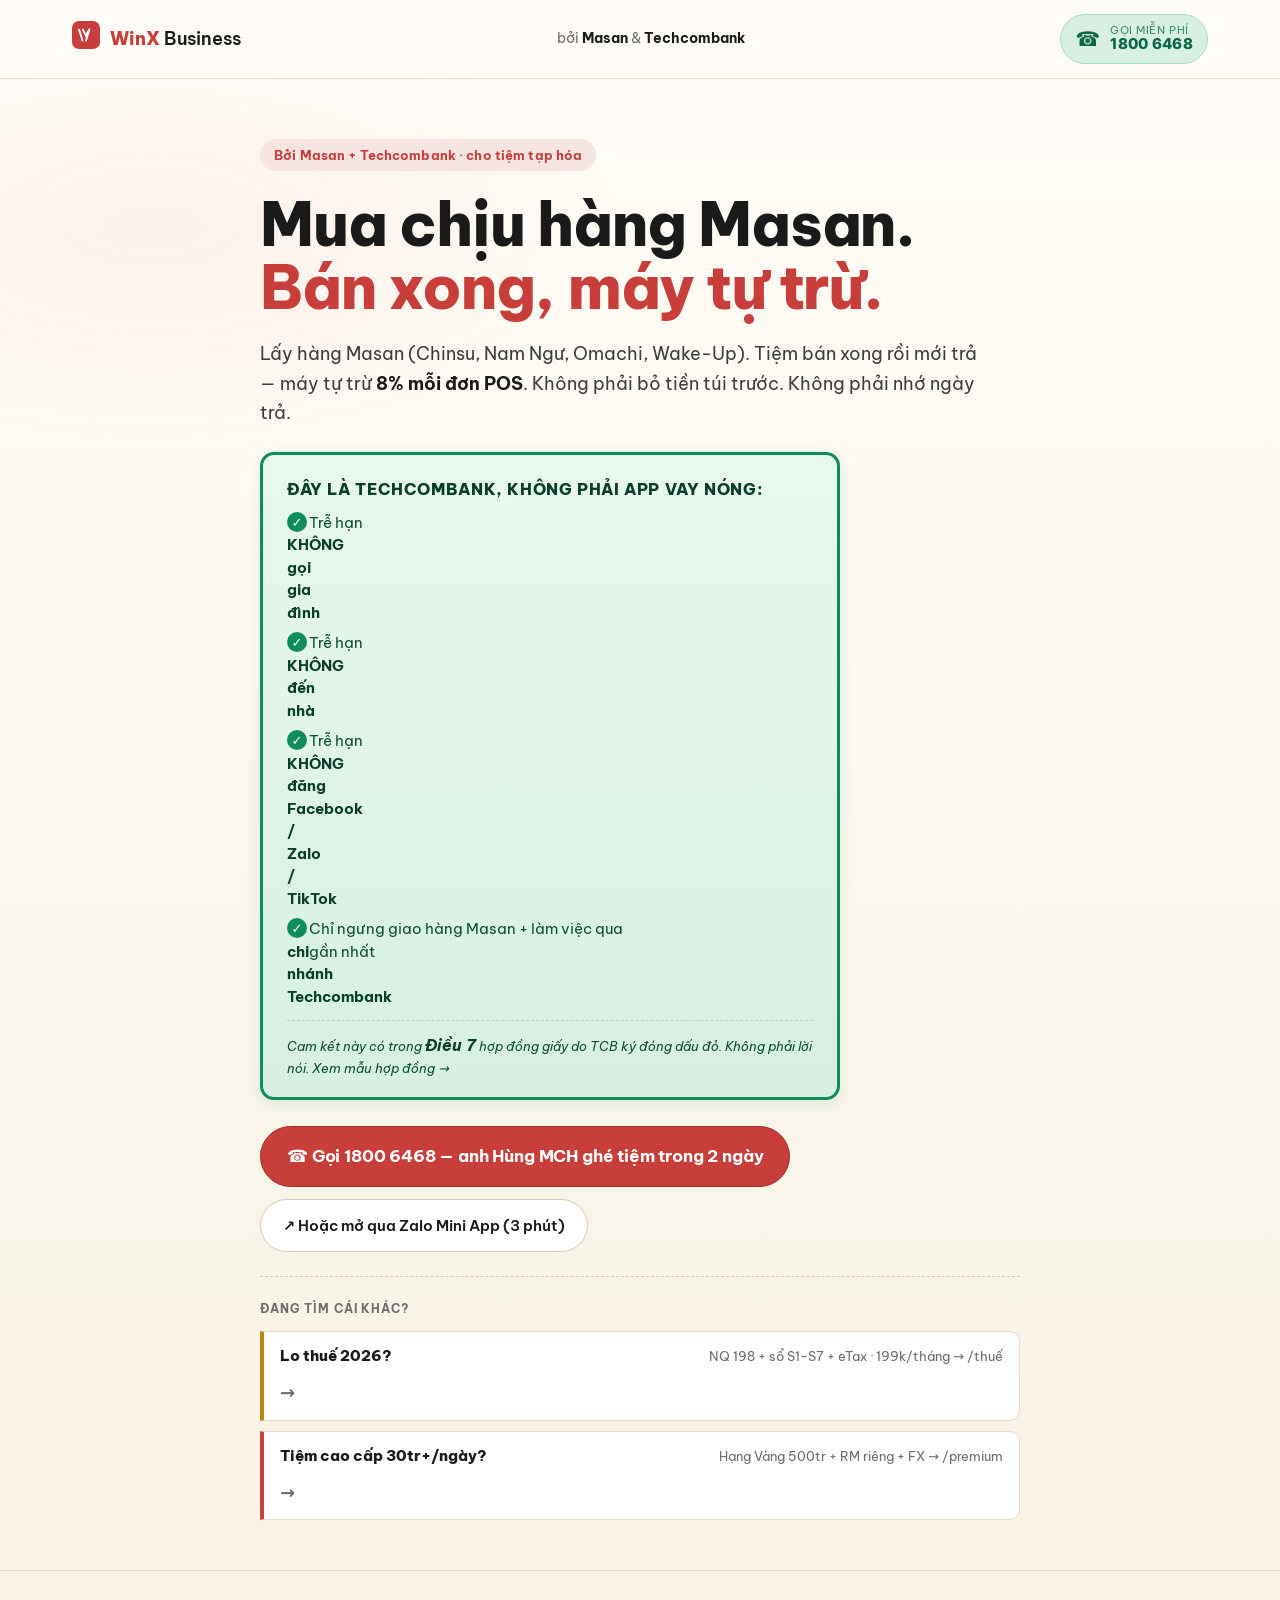
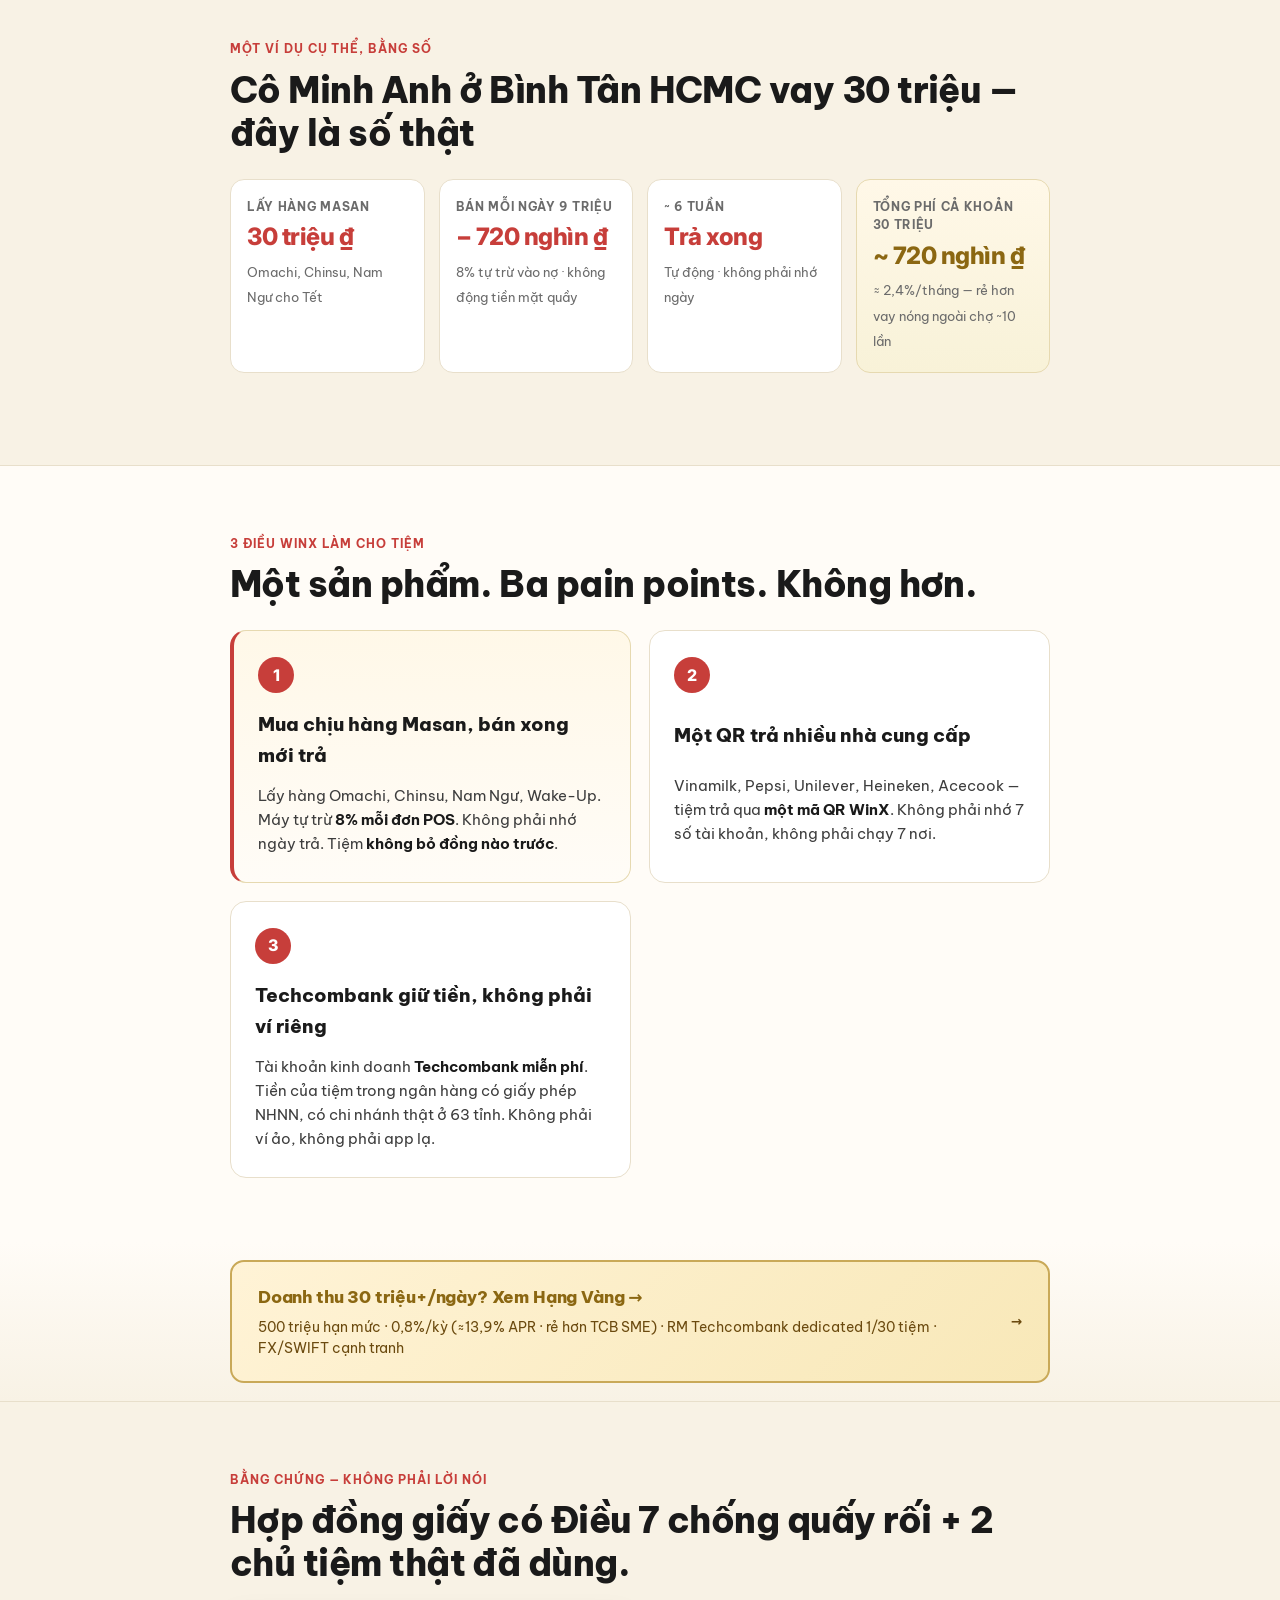
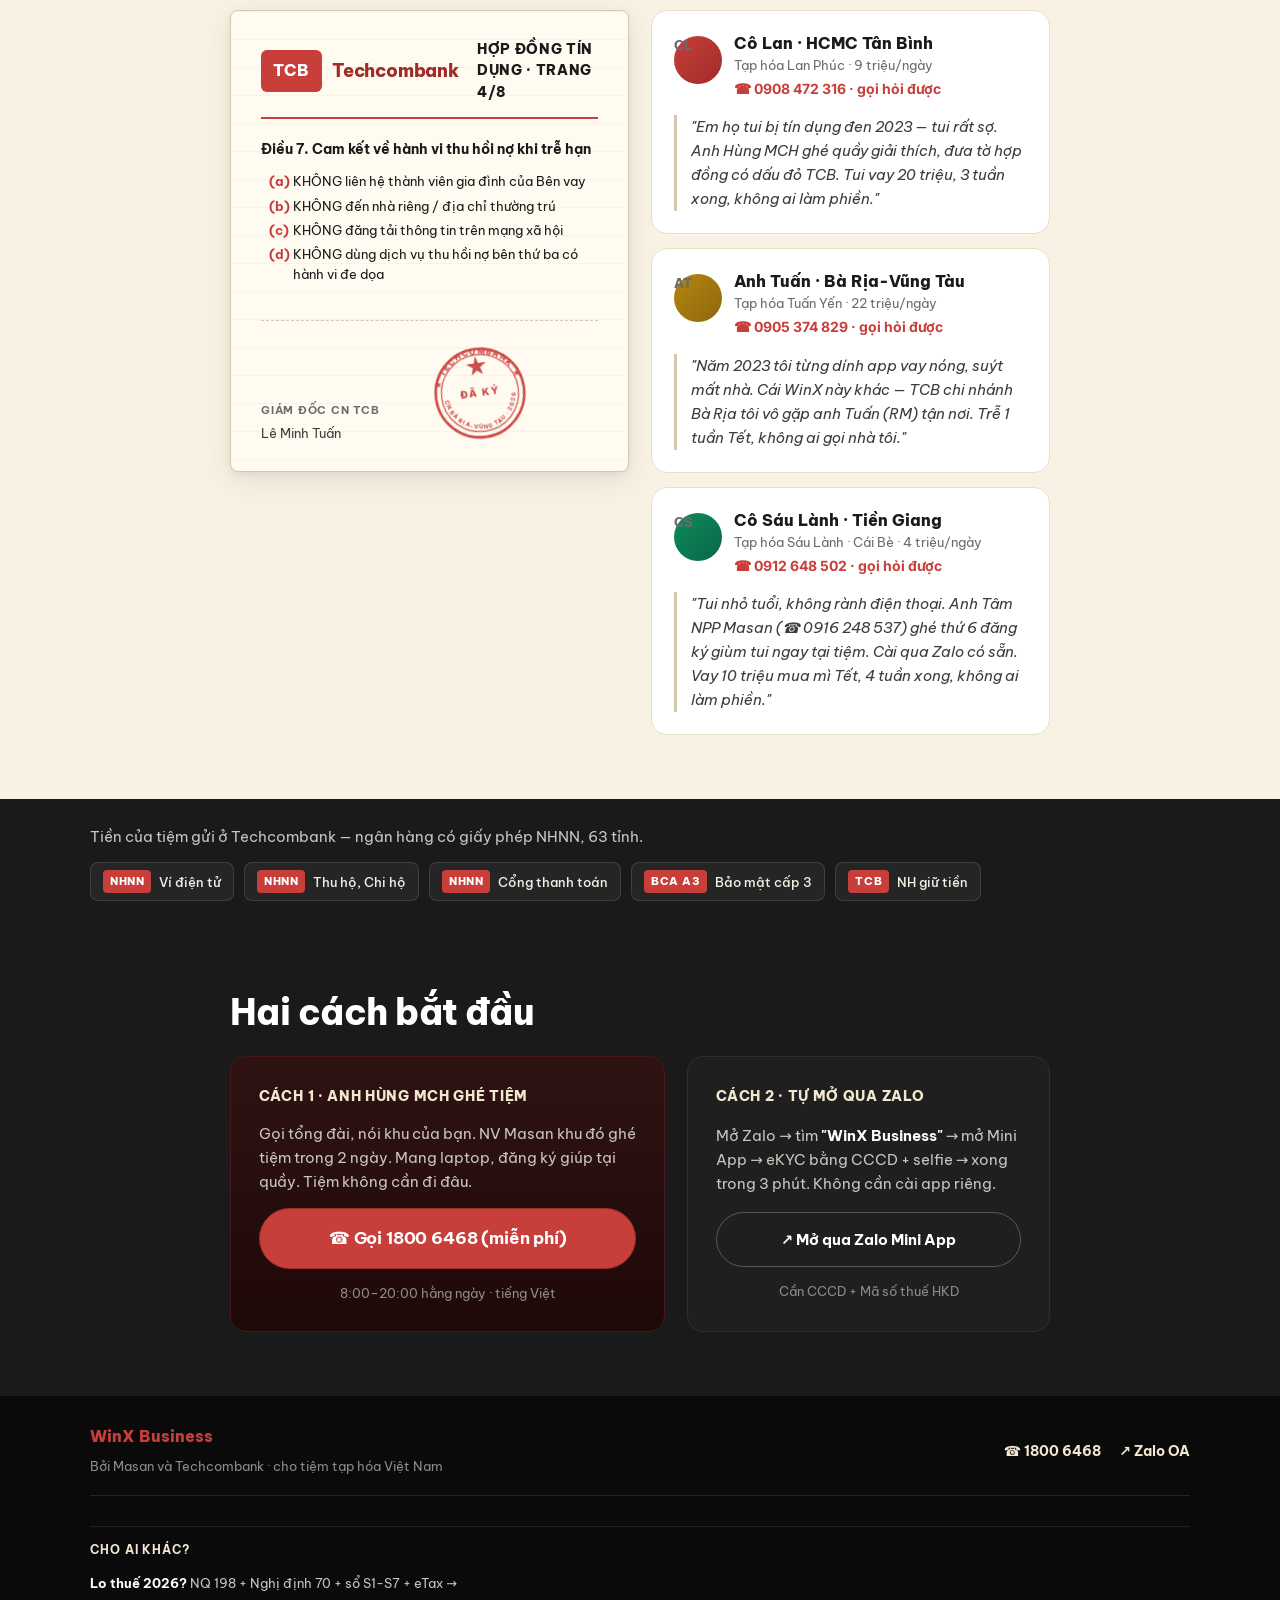
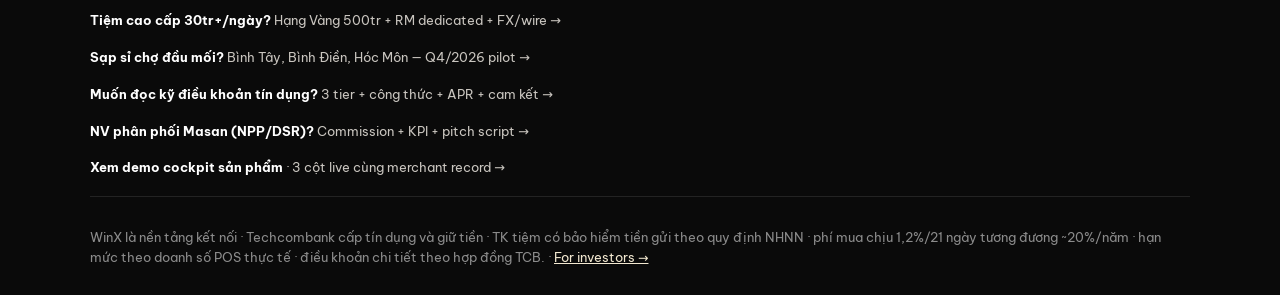
<file: index.html>
<!DOCTYPE html>
<html lang="vi">
<head>
  <meta charset="UTF-8" />
  <meta name="viewport" content="width=device-width, initial-scale=1.0, viewport-fit=cover" />
  <meta name="theme-color" content="#C73E3A" />
  <meta name="description" content="WinX Business · Mua chịu hàng Masan, bán xong tự trừ 8% mỗi đơn POS. Hợp đồng Techcombank, không gọi gia đình. Cho tiệm tạp hóa Việt Nam." />
  <meta property="og:title" content="WinX Business · Mua chịu hàng Masan, bán xong tự trừ" />
  <meta property="og:description" content="Bởi Masan + Techcombank. Trễ hạn KHÔNG gọi gia đình." />
  <meta property="og:type" content="website" />
  <title>WinX Business · Mua chịu hàng Masan, bán xong tự trừ · bởi Masan + Techcombank</title>

  <link rel="preconnect" href="https://fonts.googleapis.com" />
  <link rel="preconnect" href="https://fonts.gstatic.com" crossorigin />
  <link href="https://fonts.googleapis.com/css2?family=Be+Vietnam+Pro:wght@500;600;700;800;900&family=Inter:wght@400;600;700;800&display=swap" rel="stylesheet" />

  <link rel="icon" href="data:image/svg+xml;utf8,<svg xmlns='http://www.w3.org/2000/svg' viewBox='0 0 64 64'><rect width='64' height='64' rx='14' fill='%23C73E3A'/><text x='50%25' y='54%25' dominant-baseline='middle' text-anchor='middle' font-family='Inter,sans-serif' font-weight='800' font-size='32' fill='white'>X</text></svg>" />
  <link rel="stylesheet" href="customer.css" />
</head>
<body class="c-body">

<header class="c-nav">
  <div class="c-nav-inner">
    <a class="c-brand" href="index.html">
      <span class="brand-mark" aria-hidden="true">
        <svg viewBox="0 0 36 36" width="28" height="28">
          <rect width="36" height="36" rx="9" fill="currentColor"/>
          <path d="M9 11l4.5 14M22.5 11L18 25M14 11l4 8 4-8" stroke="white" stroke-width="2.4" stroke-linecap="round" stroke-linejoin="round" fill="none"/>
        </svg>
      </span>
      <span class="brand-text"><span class="brand-name">WinX</span><span class="brand-suffix">Business</span></span>
    </a>
    <span class="c-by">bởi <strong>Masan</strong> &amp; <strong>Techcombank</strong></span>
    <div class="c-nav-right">
      <a class="c-hotline" href="tel:18006468">
        <span class="c-hotline-ic">☎</span>
        <span>
          <span class="c-hotline-cap">Gọi miễn phí</span>
          <strong>1800 6468</strong>
        </span>
      </a>
    </div>
  </div>
</header>

<!-- ================== HERO — ONE PRODUCT ================== -->
<section class="c-hero c-hero-lean">
  <div class="c-hero-inner c-hero-lean-inner">
    <span class="c-eyebrow">Bởi Masan + Techcombank · cho tiệm tạp hóa</span>
    <h1 class="c-h1 c-h1-lean">
      Mua chịu hàng Masan.<br>
      <span class="ink-red">Bán xong, máy tự trừ.</span>
    </h1>
    <p class="c-lede c-lede-lean">
      Lấy hàng Masan (Chinsu, Nam Ngư, Omachi, Wake-Up). Tiệm bán xong rồi mới trả — máy tự trừ <strong>8% mỗi đơn POS</strong>. Không phải bỏ tiền túi trước. Không phải nhớ ngày trả.
    </p>

    <div class="c-promise c-promise-hero">
      <strong>Đây là Techcombank, không phải app vay nóng:</strong>
      <ul>
        <li><span class="ck">✓</span> Trễ hạn <strong>KHÔNG gọi gia đình</strong></li>
        <li><span class="ck">✓</span> Trễ hạn <strong>KHÔNG đến nhà</strong></li>
        <li><span class="ck">✓</span> Trễ hạn <strong>KHÔNG đăng Facebook / Zalo / TikTok</strong></li>
        <li><span class="ck">✓</span> Chỉ ngưng giao hàng Masan + làm việc qua <strong>chi nhánh Techcombank</strong> gần nhất</li>
      </ul>
      <span class="c-promise-sub">Cam kết này có trong <strong>Điều 7</strong> hợp đồng giấy do TCB ký đóng dấu đỏ. Không phải lời nói. <a href="#contract">Xem mẫu hợp đồng →</a></span>
    </div>

    <div class="c-cta-row">
      <a class="c-cta-primary c-cta-big" href="tel:18006468">☎ Gọi 1800 6468 — anh Hùng MCH ghé tiệm trong 2 ngày</a>
      <a class="c-cta-ghost" href="https://zalo.me/winx-business">↗ Hoặc mở qua Zalo Mini App (3 phút)</a>
    </div>

    <div class="c-hero-fork">
      <span class="c-hero-fork-cap">Đang tìm cái khác?</span>
      <a class="c-hero-fork-link c-hero-fork-tax" href="thue.html">
        <strong>Lo thuế 2026?</strong>
        <span>NQ 198 + sổ S1-S7 + eTax · 199k/tháng → /thuế</span>
      </a>
      <a class="c-hero-fork-link c-hero-fork-premium" href="premium.html">
        <strong>Tiệm cao cấp 30tr+/ngày?</strong>
        <span>Hạng Vàng 500tr + RM riêng + FX → /premium</span>
      </a>
    </div>
  </div>
</section>

<!-- ================== ONE CONCRETE EXAMPLE ================== -->
<section class="c-sec c-sec-bg">
  <div class="c-sec-inner c-sec-narrow">
    <span class="c-sec-tag">Một ví dụ cụ thể, bằng số</span>
    <h2 class="c-h2">Cô Minh Anh ở Bình Tân HCMC vay 30 triệu — đây là số thật</h2>

    <div class="c-num-grid">
      <div class="c-num">
        <span class="c-num-cap">Lấy hàng Masan</span>
        <strong>30 triệu ₫</strong>
        <span class="c-num-sub">Omachi, Chinsu, Nam Ngư cho Tết</span>
      </div>
      <div class="c-num">
        <span class="c-num-cap">Bán mỗi ngày 9 triệu</span>
        <strong>− 720 nghìn ₫</strong>
        <span class="c-num-sub">8% tự trừ vào nợ · không động tiền mặt quầy</span>
      </div>
      <div class="c-num">
        <span class="c-num-cap">~ 6 tuần</span>
        <strong>Trả xong</strong>
        <span class="c-num-sub">Tự động · không phải nhớ ngày</span>
      </div>
      <div class="c-num c-num-emph">
        <span class="c-num-cap">Tổng phí cả khoản 30 triệu</span>
        <strong>~ 720 nghìn ₫</strong>
        <span class="c-num-sub">≈ 2,4%/tháng — rẻ hơn vay nóng ngoài chợ ~10 lần</span>
      </div>
    </div>
  </div>
</section>

<!-- ================== TOP 3 FEATURES (universal PMF) ================== -->
<section class="c-sec">
  <div class="c-sec-inner c-sec-narrow">
    <span class="c-sec-tag">3 điều WinX làm cho tiệm</span>
    <h2 class="c-h2">Một sản phẩm. Ba pain points. Không hơn.</h2>

    <div class="c-feat-grid c-feat-grid-3">
      <article class="c-feat c-feat-hero">
        <div class="c-feat-num">1</div>
        <h3>Mua chịu hàng Masan, bán xong mới trả</h3>
        <p>Lấy hàng Omachi, Chinsu, Nam Ngư, Wake-Up. Máy tự trừ <strong>8% mỗi đơn POS</strong>. Không phải nhớ ngày trả. Tiệm <strong>không bỏ đồng nào trước</strong>.</p>
      </article>

      <article class="c-feat">
        <div class="c-feat-num">2</div>
        <h3>Một QR trả nhiều nhà cung cấp</h3>
        <p>Vinamilk, Pepsi, Unilever, Heineken, Acecook — tiệm trả qua <strong>một mã QR WinX</strong>. Không phải nhớ 7 số tài khoản, không phải chạy 7 nơi.</p>
      </article>

      <article class="c-feat">
        <div class="c-feat-num">3</div>
        <h3>Techcombank giữ tiền, không phải ví riêng</h3>
        <p>Tài khoản kinh doanh <strong>Techcombank miễn phí</strong>. Tiền của tiệm trong ngân hàng có giấy phép NHNN, có chi nhánh thật ở 63 tỉnh. Không phải ví ảo, không phải app lạ.</p>
      </article>
    </div>
  </div>
</section>

<!-- ================== MID-PAGE PREMIUM CTA (anh Long) ================== -->
<section class="c-midcta">
  <div class="c-sec-inner c-sec-narrow">
    <a class="c-midcta-card" href="premium.html">
      <div>
        <strong>Doanh thu 30 triệu+/ngày? Xem Hạng Vàng →</strong>
        <span>500 triệu hạn mức · 0,8%/kỳ (≈13,9% APR · rẻ hơn TCB SME) · RM Techcombank dedicated 1/30 tiệm · FX/SWIFT cạnh tranh</span>
      </div>
      <span class="c-midcta-arrow">→</span>
    </a>
  </div>
</section>

<!-- ================== CONTRACT MOCK + 3 TESTIMONIALS (compact trust) ================== -->
<section class="c-sec c-sec-bg" id="contract">
  <div class="c-sec-inner c-sec-narrow">
    <span class="c-sec-tag">Bằng chứng — không phải lời nói</span>
    <h2 class="c-h2">Hợp đồng giấy có Điều 7 chống quấy rối + 2 chủ tiệm thật đã dùng.</h2>

    <div class="c-trust-row">
      <div class="c-contract-compact">
        <div class="c-contract-page c-contract-page-compact">
          <div class="c-contract-header">
            <div class="c-contract-logo">
              <span class="c-contract-logo-mark">TCB</span>
              <span class="c-contract-logo-name">Techcombank</span>
            </div>
            <div class="c-contract-meta">
              <strong>HỢP ĐỒNG TÍN DỤNG · Trang 4/8</strong>
            </div>
          </div>
          <div class="c-contract-body c-contract-body-compact">
            <p><strong>Điều 7. Cam kết về hành vi thu hồi nợ khi trễ hạn</strong></p>
            <ul class="c-contract-list">
              <li><strong>(a)</strong> KHÔNG liên hệ thành viên gia đình của Bên vay</li>
              <li><strong>(b)</strong> KHÔNG đến nhà riêng / địa chỉ thường trú</li>
              <li><strong>(c)</strong> KHÔNG đăng tải thông tin trên mạng xã hội</li>
              <li><strong>(d)</strong> KHÔNG dùng dịch vụ thu hồi nợ bên thứ ba có hành vi đe dọa</li>
            </ul>
          </div>
          <div class="c-contract-footer c-contract-footer-compact">
            <div class="c-contract-sig c-contract-sig-tcb">
              <span class="c-contract-sig-cap">Giám đốc CN TCB</span>
              <span class="c-contract-sig-name">Lê Minh Tuấn</span>
            </div>
            <svg class="c-contract-stamp-svg" viewBox="0 0 140 140" aria-hidden="true">
              <defs>
                <path id="stampTopL" d="M 70,70 m -55,0 a 55,55 0 1,1 110,0" fill="none"/>
                <path id="stampBotL" d="M 70,70 m -50,0 a 50,50 0 1,0 100,0" fill="none"/>
              </defs>
              <circle cx="70" cy="70" r="62" fill="none" stroke="#C73E3A" stroke-width="3.5"/>
              <circle cx="70" cy="70" r="54" fill="none" stroke="#C73E3A" stroke-width="1.5"/>
              <polygon points="70,18 73,28 84,28 75,34 78,44 70,38 62,44 65,34 56,28 67,28" fill="#C73E3A"/>
              <text fill="#C73E3A" font-family="Inter, sans-serif" font-weight="800" font-size="11" letter-spacing="2">
                <textPath href="#stampTopL" startOffset="50%" text-anchor="middle">★ TECHCOMBANK ★</textPath>
              </text>
              <text fill="#C73E3A" font-family="Inter, sans-serif" font-weight="700" font-size="8" letter-spacing="1.5">
                <textPath href="#stampBotL" startOffset="50%" text-anchor="middle">CN BÀ RỊA-VŨNG TÀU · 2026</textPath>
              </text>
              <text x="70" y="74" text-anchor="middle" fill="#C73E3A" font-family="Inter, sans-serif" font-weight="800" font-size="14" letter-spacing="2">ĐÃ KÝ</text>
            </svg>
          </div>
        </div>
      </div>

      <div class="c-trust-tests">
        <article class="c-test c-test-featured">
          <div class="c-test-head">
            <span class="c-test-avatar c-test-av-1">CL</span>
            <div>
              <strong>Cô Lan · HCMC Tân Bình</strong>
              <span>Tạp hóa Lan Phúc · 9 triệu/ngày</span>
              <a class="c-test-phone" href="tel:0908472316">☎ 0908 472 316 · gọi hỏi được</a>
            </div>
          </div>
          <blockquote>
            "Em họ tui bị tín dụng đen 2023 — tui rất sợ. Anh Hùng MCH ghé quầy giải thích, đưa tờ hợp đồng có dấu đỏ TCB. Tui vay 20 triệu, 3 tuần xong, không ai làm phiền."
          </blockquote>
        </article>

        <article class="c-test c-test-featured">
          <div class="c-test-head">
            <span class="c-test-avatar c-test-av-2">AT</span>
            <div>
              <strong>Anh Tuấn · Bà Rịa-Vũng Tàu</strong>
              <span>Tạp hóa Tuấn Yến · 22 triệu/ngày</span>
              <a class="c-test-phone" href="tel:0905374829">☎ 0905 374 829 · gọi hỏi được</a>
            </div>
          </div>
          <blockquote>
            "Năm 2023 tôi từng dính app vay nóng, suýt mất nhà. Cái WinX này khác — TCB chi nhánh Bà Rịa tôi vô gặp anh Tuấn (RM) tận nơi. Trễ 1 tuần Tết, không ai gọi nhà tôi."
          </blockquote>
        </article>

        <article class="c-test c-test-featured">
          <div class="c-test-head">
            <span class="c-test-avatar c-test-av-3">CS</span>
            <div>
              <strong>Cô Sáu Lành · Tiền Giang</strong>
              <span>Tạp hóa Sáu Lành · Cái Bè · 4 triệu/ngày</span>
              <a class="c-test-phone" href="tel:0912648502">☎ 0912 648 502 · gọi hỏi được</a>
            </div>
          </div>
          <blockquote>
            "Tui nhỏ tuổi, không rành điện thoại. Anh Tâm NPP Masan (☎ 0916 248 537) ghé thứ 6 đăng ký giùm tui ngay tại tiệm. Cài qua Zalo có sẵn. Vay 10 triệu mua mì Tết, 4 tuần xong, không ai làm phiền."
          </blockquote>
        </article>
      </div>
    </div>
  </div>
</section>

<!-- ================== TRUST RIBBON ================== -->
<section class="c-trust">
  <div class="c-trust-inner">
    <span class="c-trust-cap">Tiền của tiệm gửi ở Techcombank — ngân hàng có giấy phép NHNN, 63 tỉnh.</span>
    <div class="c-trust-badges">
      <span class="c-badge"><strong>NHNN</strong>Ví điện tử</span>
      <span class="c-badge"><strong>NHNN</strong>Thu hộ, Chi hộ</span>
      <span class="c-badge"><strong>NHNN</strong>Cổng thanh toán</span>
      <span class="c-badge"><strong>BCA A3</strong>Bảo mật cấp 3</span>
      <span class="c-badge"><strong>TCB</strong>NH giữ tiền</span>
    </div>
  </div>
</section>

<!-- ================== FINAL CTA ================== -->
<section class="c-sec c-sec-cta" id="dang-ky">
  <div class="c-sec-inner c-sec-narrow">
    <h2 class="c-h2 c-h2-light">Hai cách bắt đầu</h2>

    <div class="c-cta-grid">
      <div class="c-cta-card c-cta-card-primary">
        <strong>Cách 1 · Anh Hùng MCH ghé tiệm</strong>
        <p>Gọi tổng đài, nói khu của bạn. NV Masan khu đó ghé tiệm trong 2 ngày. Mang laptop, đăng ký giúp tại quầy. Tiệm không cần đi đâu.</p>
        <a class="c-cta-primary c-cta-big" href="tel:18006468">☎ Gọi 1800 6468 (miễn phí)</a>
        <span class="c-cta-sub">8:00–20:00 hằng ngày · tiếng Việt</span>
      </div>

      <div class="c-cta-card">
        <strong>Cách 2 · Tự mở qua Zalo</strong>
        <p>Mở Zalo → tìm <strong>"WinX Business"</strong> → mở Mini App → eKYC bằng CCCD + selfie → xong trong 3 phút. Không cần cài app riêng.</p>
        <a class="c-cta-ghost-dark" href="https://zalo.me/winx-business" rel="noopener">↗ Mở qua Zalo Mini App</a>
        <span class="c-cta-sub">Cần CCCD + Mã số thuế HKD</span>
      </div>
    </div>
  </div>
</section>

<!-- ================== FOOTER · sub-page routing ================== -->
<footer class="c-foot">
  <div class="c-foot-inner">
    <div class="c-foot-row">
      <div class="c-foot-brand">
        <strong>WinX Business</strong>
        <span>Bởi Masan và Techcombank · cho tiệm tạp hóa Việt Nam</span>
      </div>
      <div class="c-foot-contact">
        <a href="tel:18006468">☎ 1800 6468</a>
        <a href="https://zalo.me/winx-business">↗ Zalo OA</a>
      </div>
    </div>

    <div class="c-foot-routes">
      <span class="c-foot-routes-cap">Cho ai khác?</span>
      <a href="thue.html"><strong>Lo thuế 2026?</strong> NQ 198 + Nghị định 70 + sổ S1-S7 + eTax →</a>
      <a href="premium.html"><strong>Tiệm cao cấp 30tr+/ngày?</strong> Hạng Vàng 500tr + RM dedicated + FX/wire →</a>
      <a href="wholesaler.html"><strong>Sạp sỉ chợ đầu mối?</strong> Bình Tây, Bình Điền, Hóc Môn — Q4/2026 pilot →</a>
      <a href="credit.html"><strong>Muốn đọc kỹ điều khoản tín dụng?</strong> 3 tier + công thức + APR + cam kết →</a>
      <a href="npp.html"><strong>NV phân phối Masan (NPP/DSR)?</strong> Commission + KPI + pitch script →</a>
      <a href="demo.html"><strong>Xem demo cockpit sản phẩm</strong> · 3 cột live cùng merchant record →</a>
    </div>

    <div class="c-foot-fine">
      WinX là nền tảng kết nối · Techcombank cấp tín dụng và giữ tiền · TK tiệm có bảo hiểm tiền gửi theo quy định NHNN · phí mua chịu 1,2%/21 ngày tương đương ~20%/năm · hạn mức theo doanh số POS thực tế · điều khoản chi tiết theo hợp đồng TCB. ·
      <a href="ic.html">For investors →</a>
    </div>
  </div>
</footer>

</body>
</html>
</file>
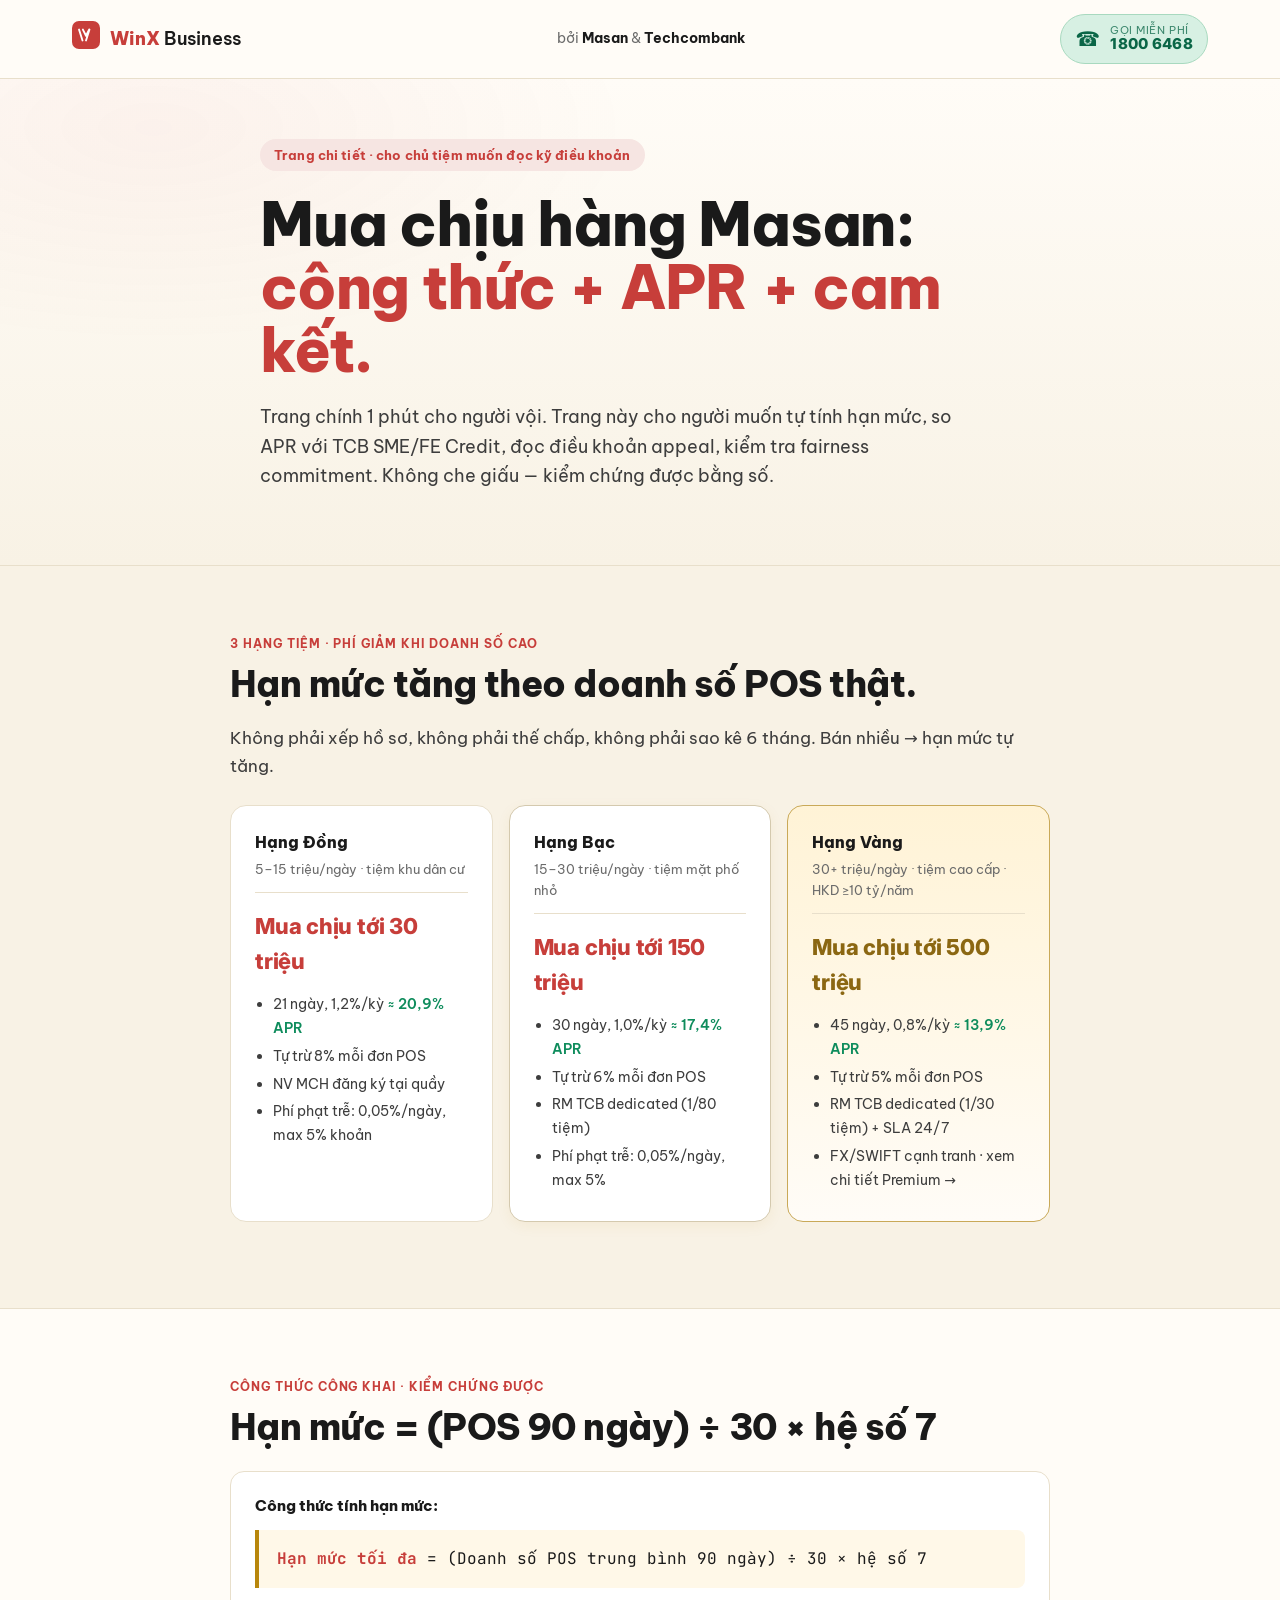
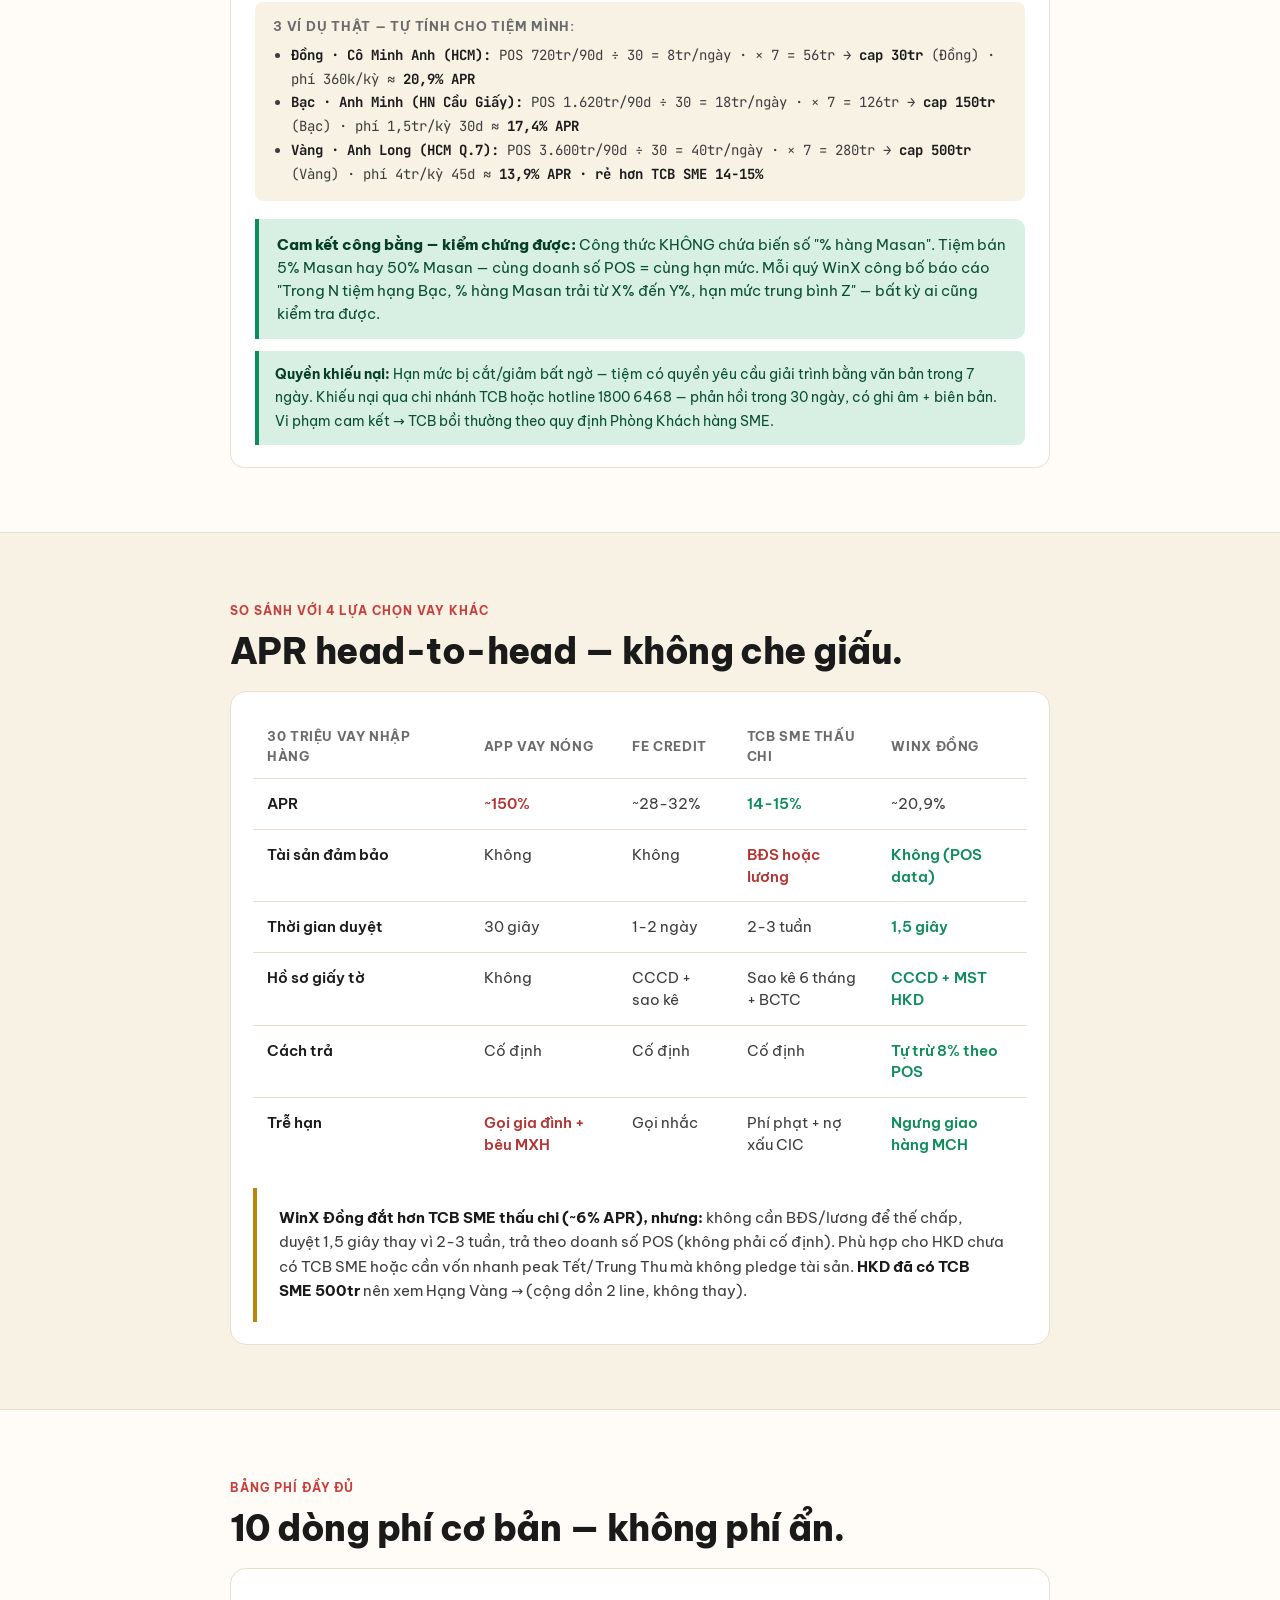
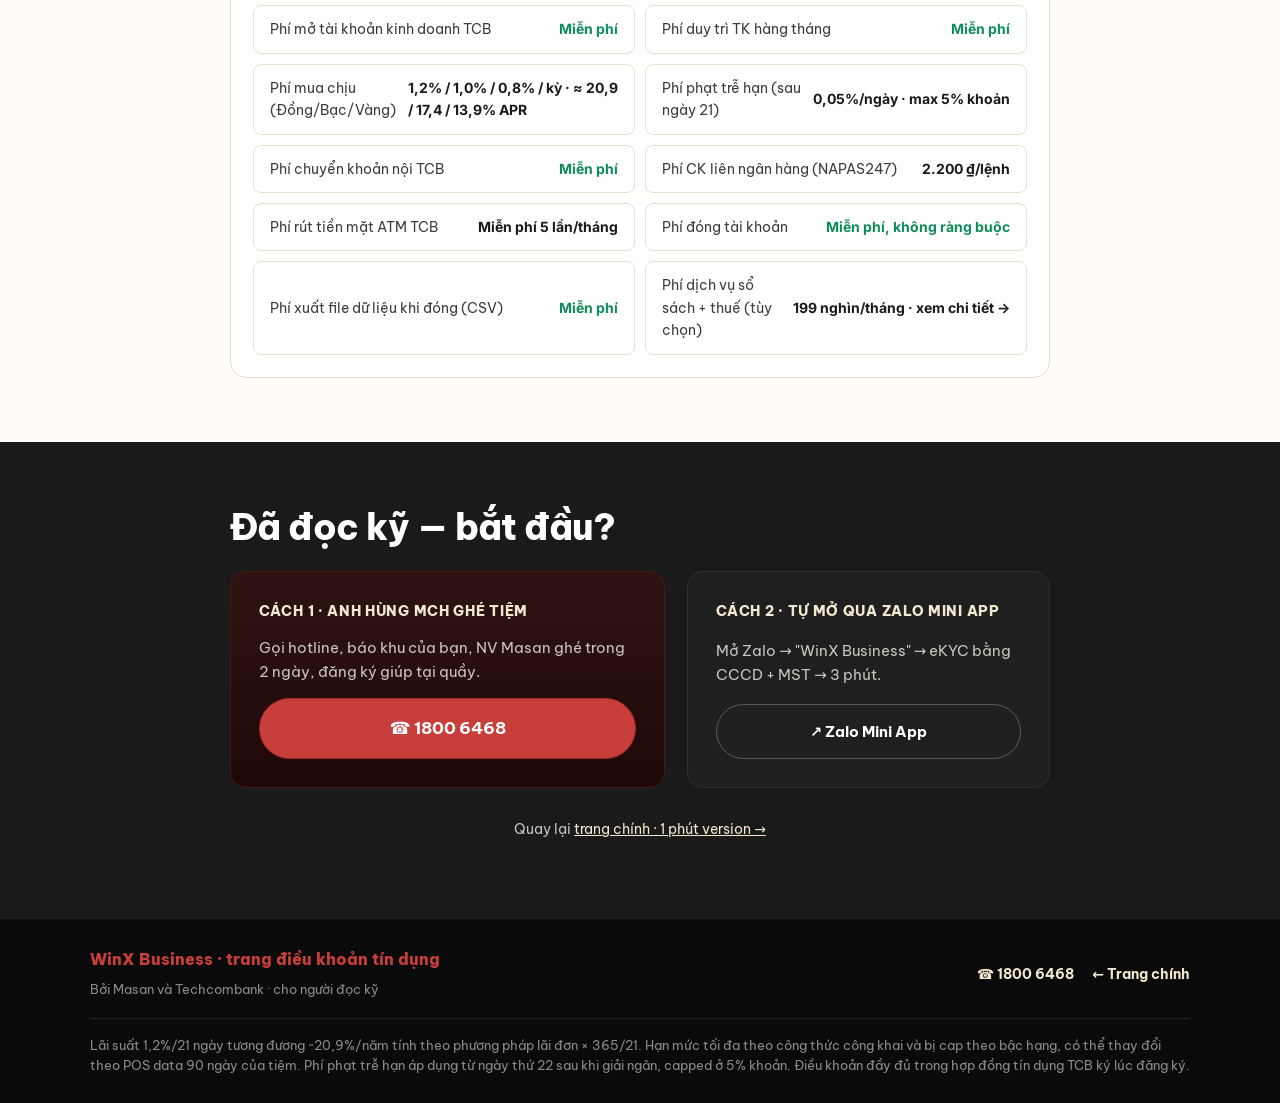
<file: credit.html>
<!DOCTYPE html>
<html lang="vi">
<head>
  <meta charset="UTF-8" />
  <meta name="viewport" content="width=device-width, initial-scale=1.0" />
  <meta name="theme-color" content="#C73E3A" />
  <meta name="description" content="WinX Business · Đọc kỹ điều khoản tín dụng · 3 tier (Đồng/Bạc/Vàng) · công thức POS÷30×7 · APR breakdown · cam kết minh bạch + quyền khiếu nại." />
  <title>WinX · Đọc kỹ điều khoản tín dụng · 3 tier + công thức + APR + cam kết</title>
  <link rel="preconnect" href="https://fonts.googleapis.com" />
  <link rel="preconnect" href="https://fonts.gstatic.com" crossorigin />
  <link href="https://fonts.googleapis.com/css2?family=Be+Vietnam+Pro:wght@500;600;700;800;900&family=Inter:wght@400;600;700;800&family=JetBrains+Mono:wght@500;600;700&display=swap" rel="stylesheet" />
  <link rel="icon" href="data:image/svg+xml;utf8,<svg xmlns='http://www.w3.org/2000/svg' viewBox='0 0 64 64'><rect width='64' height='64' rx='14' fill='%23C73E3A'/><text x='50%25' y='54%25' dominant-baseline='middle' text-anchor='middle' font-family='Inter,sans-serif' font-weight='800' font-size='32' fill='white'>X</text></svg>" />
  <link rel="stylesheet" href="customer.css" />
</head>
<body class="c-body">

<header class="c-nav">
  <div class="c-nav-inner">
    <a class="c-brand" href="index.html">
      <span class="brand-mark" aria-hidden="true">
        <svg viewBox="0 0 36 36" width="28" height="28">
          <rect width="36" height="36" rx="9" fill="currentColor"/>
          <path d="M9 11l4.5 14M22.5 11L18 25M14 11l4 8 4-8" stroke="white" stroke-width="2.4" stroke-linecap="round" stroke-linejoin="round" fill="none"/>
        </svg>
      </span>
      <span class="brand-text"><span class="brand-name">WinX</span><span class="brand-suffix">Business</span></span>
    </a>
    <span class="c-by">bởi <strong>Masan</strong> &amp; <strong>Techcombank</strong></span>
    <a class="c-hotline" href="tel:18006468">
      <span class="c-hotline-ic">☎</span>
      <span><span class="c-hotline-cap">Gọi miễn phí</span><strong>1800 6468</strong></span>
    </a>
  </div>
</header>

<section class="c-hero c-hero-lean">
  <div class="c-hero-inner c-hero-lean-inner">
    <span class="c-eyebrow">Trang chi tiết · cho chủ tiệm muốn đọc kỹ điều khoản</span>
    <h1 class="c-h1 c-h1-lean">
      Mua chịu hàng Masan: <span class="ink-red">công thức + APR + cam kết.</span>
    </h1>
    <p class="c-lede c-lede-lean">
      Trang chính 1 phút cho người vội. Trang này cho người muốn tự tính hạn mức, so APR với TCB SME/FE Credit, đọc điều khoản appeal, kiểm tra fairness commitment. Không che giấu — kiểm chứng được bằng số.
    </p>
  </div>
</section>

<section class="c-sec c-sec-bg">
  <div class="c-sec-inner c-sec-narrow">
    <span class="c-sec-tag">3 hạng tiệm · phí giảm khi doanh số cao</span>
    <h2 class="c-h2">Hạn mức tăng theo doanh số POS thật.</h2>
    <p class="c-p">Không phải xếp hồ sơ, không phải thế chấp, không phải sao kê 6 tháng. Bán nhiều → hạn mức tự tăng.</p>

    <div class="c-tier-grid">
      <article class="c-tier">
        <header>
          <strong>Hạng Đồng</strong>
          <span>5–15 triệu/ngày · tiệm khu dân cư</span>
        </header>
        <strong class="c-tier-amt">Mua chịu tới 30 triệu</strong>
        <ul>
          <li>21 ngày, 1,2%/kỳ <span class="good">≈ 20,9% APR</span></li>
          <li>Tự trừ 8% mỗi đơn POS</li>
          <li>NV MCH đăng ký tại quầy</li>
          <li>Phí phạt trễ: 0,05%/ngày, max 5% khoản</li>
        </ul>
      </article>
      <article class="c-tier c-tier-mid">
        <header>
          <strong>Hạng Bạc</strong>
          <span>15–30 triệu/ngày · tiệm mặt phố nhỏ</span>
        </header>
        <strong class="c-tier-amt">Mua chịu tới 150 triệu</strong>
        <ul>
          <li>30 ngày, 1,0%/kỳ <span class="good">≈ 17,4% APR</span></li>
          <li>Tự trừ 6% mỗi đơn POS</li>
          <li>RM TCB dedicated (1/80 tiệm)</li>
          <li>Phí phạt trễ: 0,05%/ngày, max 5%</li>
        </ul>
      </article>
      <article class="c-tier c-tier-top">
        <header>
          <strong>Hạng Vàng</strong>
          <span>30+ triệu/ngày · tiệm cao cấp · HKD ≥10 tỷ/năm</span>
        </header>
        <strong class="c-tier-amt">Mua chịu tới 500 triệu</strong>
        <ul>
          <li>45 ngày, 0,8%/kỳ <span class="good">≈ 13,9% APR</span></li>
          <li>Tự trừ 5% mỗi đơn POS</li>
          <li>RM TCB dedicated (1/30 tiệm) + SLA 24/7</li>
          <li>FX/SWIFT cạnh tranh · <a href="premium.html">xem chi tiết Premium →</a></li>
        </ul>
      </article>
    </div>
  </div>
</section>

<section class="c-sec">
  <div class="c-sec-inner c-sec-narrow">
    <span class="c-sec-tag">Công thức công khai · kiểm chứng được</span>
    <h2 class="c-h2">Hạn mức = (POS 90 ngày) ÷ 30 × hệ số 7</h2>

    <div class="c-formula">
      <strong>Công thức tính hạn mức:</strong>
      <div class="c-formula-math">
        <span class="c-formula-line"><strong>Hạn mức tối đa</strong> = (Doanh số POS trung bình 90 ngày) ÷ 30 × hệ số 7</span>
      </div>
      <div class="c-formula-example">
        <span class="c-formula-cap">3 ví dụ thật — tự tính cho tiệm mình:</span>
        <ul>
          <li><strong>Đồng · Cô Minh Anh (HCM):</strong> POS 720tr/90d ÷ 30 = 8tr/ngày · × 7 = 56tr → <strong>cap 30tr</strong> (Đồng) · phí 360k/kỳ ≈ <strong>20,9% APR</strong></li>
          <li><strong>Bạc · Anh Minh (HN Cầu Giấy):</strong> POS 1.620tr/90d ÷ 30 = 18tr/ngày · × 7 = 126tr → <strong>cap 150tr</strong> (Bạc) · phí 1,5tr/kỳ 30d ≈ <strong>17,4% APR</strong></li>
          <li><strong>Vàng · Anh Long (HCM Q.7):</strong> POS 3.600tr/90d ÷ 30 = 40tr/ngày · × 7 = 280tr → <strong>cap 500tr</strong> (Vàng) · phí 4tr/kỳ 45d ≈ <strong>13,9% APR · rẻ hơn TCB SME 14-15%</strong></li>
        </ul>
      </div>
      <p class="c-fairness">
        <strong>Cam kết công bằng — kiểm chứng được:</strong> Công thức KHÔNG chứa biến số "% hàng Masan". Tiệm bán 5% Masan hay 50% Masan — cùng doanh số POS = cùng hạn mức. Mỗi quý WinX công bố báo cáo "Trong N tiệm hạng Bạc, % hàng Masan trải từ X% đến Y%, hạn mức trung bình Z" — bất kỳ ai cũng kiểm tra được.
      </p>
      <p class="c-fairness-appeal">
        <strong>Quyền khiếu nại:</strong> Hạn mức bị cắt/giảm bất ngờ — tiệm có quyền yêu cầu giải trình bằng văn bản trong 7 ngày. Khiếu nại qua chi nhánh TCB hoặc hotline 1800 6468 — phản hồi trong 30 ngày, có ghi âm + biên bản. Vi phạm cam kết → TCB bồi thường theo quy định Phòng Khách hàng SME.
      </p>
    </div>
  </div>
</section>

<section class="c-sec c-sec-bg">
  <div class="c-sec-inner c-sec-narrow">
    <span class="c-sec-tag">So sánh với 4 lựa chọn vay khác</span>
    <h2 class="c-h2">APR head-to-head — không che giấu.</h2>

    <div class="c-vs">
      <table class="c-vs-table">
        <thead><tr><th>30 triệu vay nhập hàng</th><th>App vay nóng</th><th>FE Credit</th><th>TCB SME thấu chi</th><th>WinX Đồng</th></tr></thead>
        <tbody>
          <tr><td>APR</td><td><span class="bad">~150%</span></td><td>~28-32%</td><td><span class="good">14-15%</span></td><td>~20,9%</td></tr>
          <tr><td>Tài sản đảm bảo</td><td>Không</td><td>Không</td><td><span class="bad">BĐS hoặc lương</span></td><td><span class="good">Không (POS data)</span></td></tr>
          <tr><td>Thời gian duyệt</td><td>30 giây</td><td>1-2 ngày</td><td>2-3 tuần</td><td><span class="good">1,5 giây</span></td></tr>
          <tr><td>Hồ sơ giấy tờ</td><td>Không</td><td>CCCD + sao kê</td><td>Sao kê 6 tháng + BCTC</td><td><span class="good">CCCD + MST HKD</span></td></tr>
          <tr><td>Cách trả</td><td>Cố định</td><td>Cố định</td><td>Cố định</td><td><span class="good">Tự trừ 8% theo POS</span></td></tr>
          <tr><td>Trễ hạn</td><td><span class="bad">Gọi gia đình + bêu MXH</span></td><td>Gọi nhắc</td><td>Phí phạt + nợ xấu CIC</td><td><span class="good">Ngưng giao hàng MCH</span></td></tr>
        </tbody>
      </table>
      <div class="c-vs-verdict">
        <strong>WinX Đồng đắt hơn TCB SME thấu chi (~6% APR), nhưng:</strong> không cần BĐS/lương để thế chấp, duyệt 1,5 giây thay vì 2-3 tuần, trả theo doanh số POS (không phải cố định). Phù hợp cho HKD chưa có TCB SME hoặc cần vốn nhanh peak Tết/Trung Thu mà không pledge tài sản. <strong>HKD đã có TCB SME 500tr</strong> nên xem <a href="premium.html">Hạng Vàng →</a> (cộng dồn 2 line, không thay).
      </div>
    </div>
  </div>
</section>

<section class="c-sec">
  <div class="c-sec-inner c-sec-narrow">
    <span class="c-sec-tag">Bảng phí đầy đủ</span>
    <h2 class="c-h2">10 dòng phí cơ bản — không phí ẩn.</h2>

    <div class="c-vs">
      <div class="c-fee-grid">
        <div class="c-fee-row c-fee-free"><span>Phí mở tài khoản kinh doanh TCB</span><strong>Miễn phí</strong></div>
        <div class="c-fee-row c-fee-free"><span>Phí duy trì TK hàng tháng</span><strong>Miễn phí</strong></div>
        <div class="c-fee-row"><span>Phí mua chịu (Đồng/Bạc/Vàng)</span><strong>1,2% / 1,0% / 0,8% / kỳ · ≈ 20,9 / 17,4 / 13,9% APR</strong></div>
        <div class="c-fee-row"><span>Phí phạt trễ hạn (sau ngày 21)</span><strong>0,05%/ngày · max 5% khoản</strong></div>
        <div class="c-fee-row c-fee-free"><span>Phí chuyển khoản nội TCB</span><strong>Miễn phí</strong></div>
        <div class="c-fee-row"><span>Phí CK liên ngân hàng (NAPAS247)</span><strong>2.200 ₫/lệnh</strong></div>
        <div class="c-fee-row"><span>Phí rút tiền mặt ATM TCB</span><strong>Miễn phí 5 lần/tháng</strong></div>
        <div class="c-fee-row c-fee-free"><span>Phí đóng tài khoản</span><strong>Miễn phí, không ràng buộc</strong></div>
        <div class="c-fee-row c-fee-free"><span>Phí xuất file dữ liệu khi đóng (CSV)</span><strong>Miễn phí</strong></div>
        <div class="c-fee-row"><span>Phí dịch vụ sổ sách + thuế (tùy chọn)</span><strong>199 nghìn/tháng · <a href="thue.html">xem chi tiết →</a></strong></div>
      </div>
    </div>
  </div>
</section>

<section class="c-sec c-sec-cta">
  <div class="c-sec-inner c-sec-narrow">
    <h2 class="c-h2 c-h2-light">Đã đọc kỹ — bắt đầu?</h2>
    <div class="c-cta-grid">
      <div class="c-cta-card c-cta-card-primary">
        <strong>Cách 1 · Anh Hùng MCH ghé tiệm</strong>
        <p>Gọi hotline, báo khu của bạn, NV Masan ghé trong 2 ngày, đăng ký giúp tại quầy.</p>
        <a class="c-cta-primary c-cta-big" href="tel:18006468">☎ 1800 6468</a>
      </div>
      <div class="c-cta-card">
        <strong>Cách 2 · Tự mở qua Zalo Mini App</strong>
        <p>Mở Zalo → "WinX Business" → eKYC bằng CCCD + MST → 3 phút.</p>
        <a class="c-cta-ghost-dark" href="https://zalo.me/winx-business">↗ Zalo Mini App</a>
      </div>
    </div>
    <p class="c-cta-bottom-note">Quay lại <a href="index.html">trang chính · 1 phút version →</a></p>
  </div>
</section>

<footer class="c-foot">
  <div class="c-foot-inner">
    <div class="c-foot-row">
      <div class="c-foot-brand">
        <strong>WinX Business · trang điều khoản tín dụng</strong>
        <span>Bởi Masan và Techcombank · cho người đọc kỹ</span>
      </div>
      <div class="c-foot-contact">
        <a href="tel:18006468">☎ 1800 6468</a>
        <a href="index.html">← Trang chính</a>
      </div>
    </div>
    <div class="c-foot-fine">
      Lãi suất 1,2%/21 ngày tương đương ~20,9%/năm tính theo phương pháp lãi đơn × 365/21. Hạn mức tối đa theo công thức công khai và bị cap theo bậc hạng, có thể thay đổi theo POS data 90 ngày của tiệm. Phí phạt trễ hạn áp dụng từ ngày thứ 22 sau khi giải ngân, capped ở 5% khoản. Điều khoản đầy đủ trong hợp đồng tín dụng TCB ký lúc đăng ký.
    </div>
  </div>
</footer>

</body>
</html>
</file>
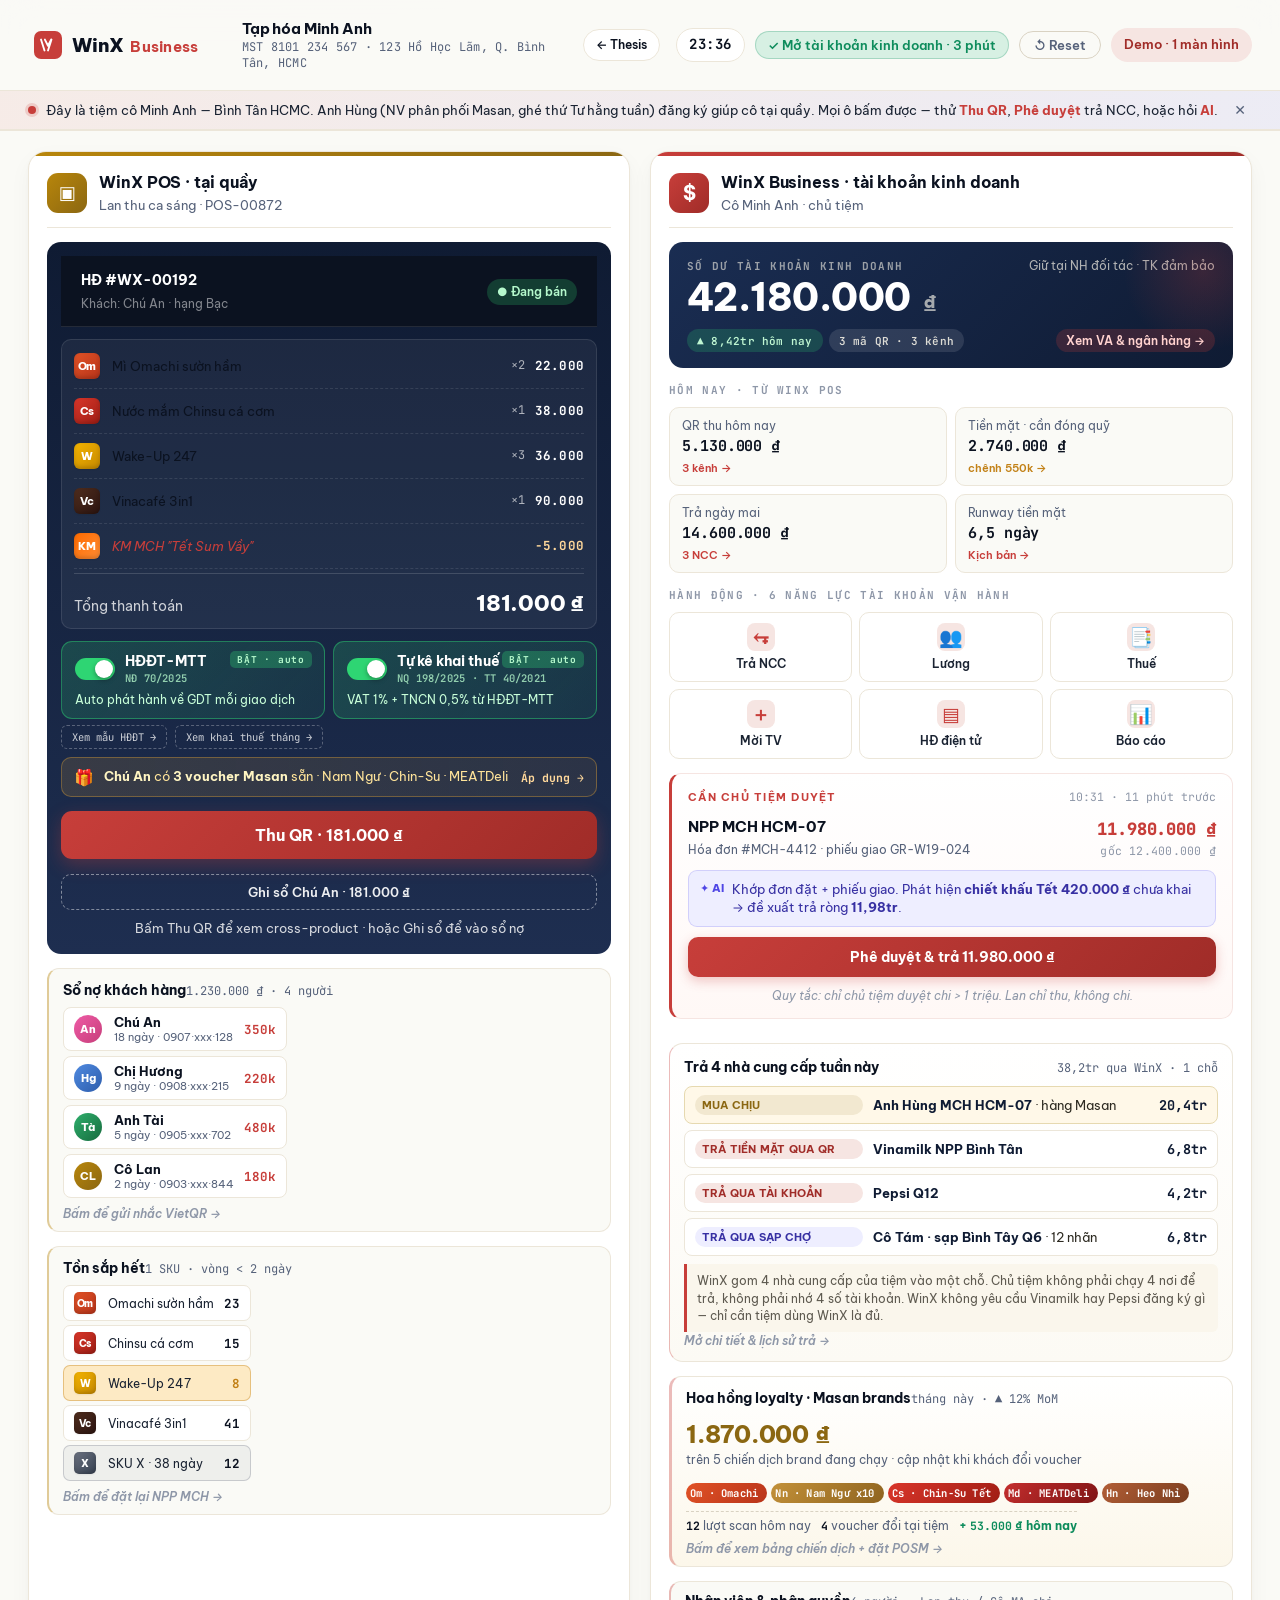
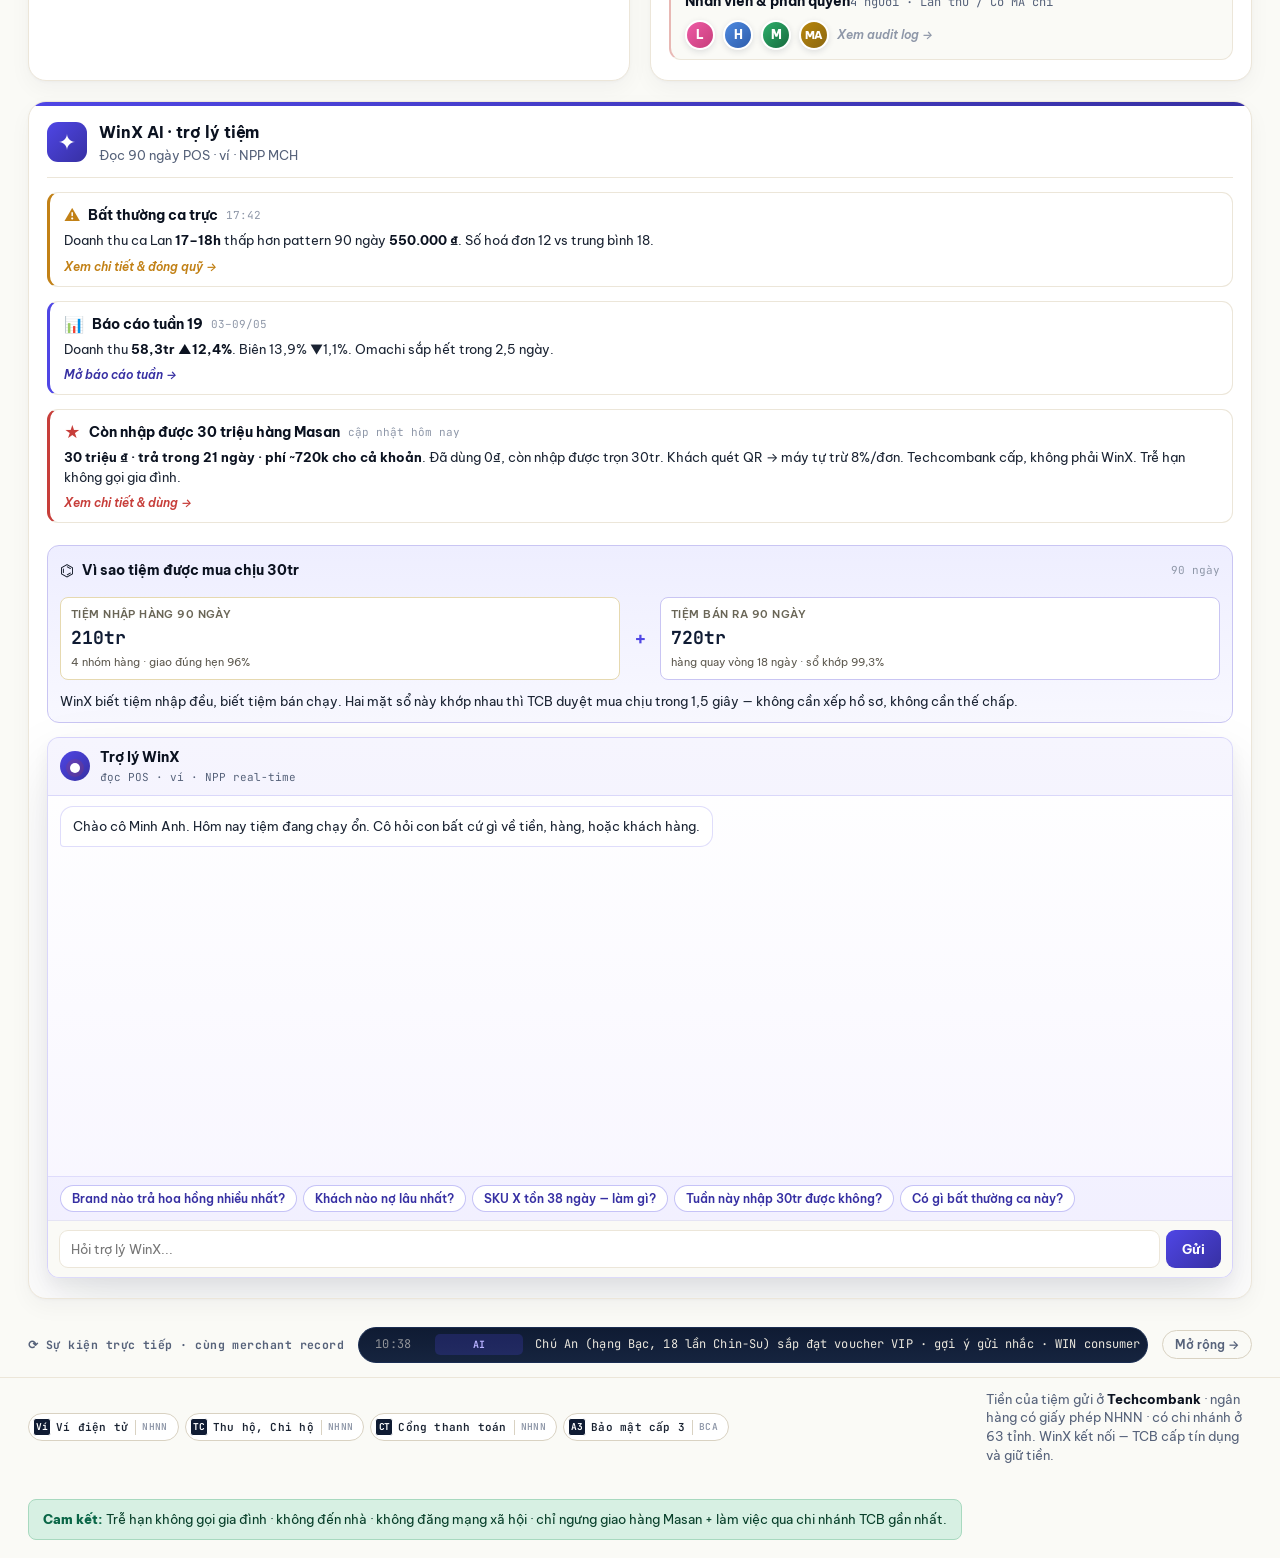
<file: demo.html>
<!DOCTYPE html>
<html lang="vi">
<head>
  <meta charset="UTF-8" />
  <meta name="viewport" content="width=device-width, initial-scale=1.0, viewport-fit=cover" />
  <meta name="theme-color" content="#0F1B33" />
  <meta name="description" content="WinX Business — tài khoản kinh doanh + hạn mức nhập hàng MCH cho tiệm tạp hoá Việt Nam. Anchor SCF + payment rail trên mạng phân phối Masan. Cockpit demo." />
  <meta property="og:title" content="WinX Business · cockpit demo" />
  <meta property="og:description" content="Một merchant record. POS bán. Sổ nợ thu. Ví giữ tiền. AI cảnh báo. Cùng một màn hình." />
  <meta property="og:type" content="website" />
  <title>WinX Business · cockpit · cho tiệm tạp hoá & SME Việt Nam</title>

  <link rel="preconnect" href="https://fonts.googleapis.com" />
  <link rel="preconnect" href="https://fonts.gstatic.com" crossorigin />
  <link href="https://fonts.googleapis.com/css2?family=Be+Vietnam+Pro:wght@500;600;700;800&family=Inter:wght@400;500;600;700;800&family=JetBrains+Mono:wght@400;500;600&display=swap" rel="stylesheet" />

  <link rel="icon" href="data:image/svg+xml;utf8,<svg xmlns='http://www.w3.org/2000/svg' viewBox='0 0 64 64'><rect width='64' height='64' rx='14' fill='%23C73E3A'/><text x='50%25' y='54%25' dominant-baseline='middle' text-anchor='middle' font-family='Inter,sans-serif' font-weight='800' font-size='32' fill='white'>X</text></svg>" />
  <link rel="stylesheet" href="styles.css" />
  <link rel="stylesheet" href="platform.css" />
</head>
<body class="cockpit-body">

<!-- ================== HEADER ================== -->
<header class="ck-nav">
  <div class="ck-nav-inner">
    <button type="button" class="ck-brand" id="ckBrand" aria-label="WinX Business · giới thiệu nền tảng">
      <span class="brand-mark" aria-hidden="true">
        <svg viewBox="0 0 36 36" width="28" height="28">
          <rect width="36" height="36" rx="9" fill="currentColor"/>
          <path d="M9 11l4.5 14M22.5 11L18 25M14 11l4 8 4-8" stroke="white" stroke-width="2.4" stroke-linecap="round" stroke-linejoin="round" fill="none"/>
        </svg>
      </span>
      <span class="brand-text">
        <span class="brand-name">WinX</span><span class="brand-suffix">Business</span>
      </span>
    </button>

    <button type="button" class="ck-shop" id="ckShop" aria-label="Hồ sơ tiệm Tạp hoá Minh Anh">
      <span class="ck-shop-name">Tạp hóa Minh Anh</span>
      <span class="ck-shop-meta">MST 8101 234 567 · 123 Hồ Học Lãm, Q. Bình Tân, HCMC</span>
    </button>

    <div class="ck-nav-cta">
      <a class="ck-back" href="index.html" title="Quay lại trang thesis">← Thesis</a>
      <span class="ck-shop-clock" id="ckClock">10:42</span>
      <button type="button" class="ck-onboarding" id="ckOnboarding" title="Cô Minh Anh đã mở tài khoản kinh doanh trong 3 phút — bấm xem lại">
        ✓ Mở tài khoản kinh doanh · 3 phút
      </button>
      <button type="button" class="ck-reset" id="ckReset" title="Đặt lại demo">↺ Reset</button>
      <span class="pill pill-soft">Demo · 1 màn hình</span>
    </div>
  </div>

  <div class="ck-tour" id="ckTour">
    <span class="ck-tour-dot"></span>
    <span class="ck-tour-text">Đây là tiệm cô Minh Anh — Bình Tân HCMC. Anh Hùng (NV phân phối Masan, ghé thứ Tư hằng tuần) đăng ký giúp cô tại quầy. Mọi ô bấm được — thử <strong>Thu QR</strong>, <strong>Phê duyệt</strong> trả NCC, hoặc hỏi <strong>AI</strong>.</span>
    <button type="button" class="ck-tour-x" id="ckTourClose" aria-label="Ẩn hướng dẫn">✕</button>
  </div>
</header>

<!-- ================== MAIN COCKPIT GRID ================== -->
<main class="cockpit" id="cockpit">

  <!-- ================== POS COLUMN ================== -->
  <section class="ck-col ck-col-pos" data-product="pos">
    <header class="ck-col-h">
      <span class="ck-col-mark ck-mark-pos">▣</span>
      <div class="ck-col-meta">
        <strong>WinX POS · tại quầy</strong>
        <span>Lan thu ca sáng · POS-00872</span>
      </div>
    </header>

    <div class="ck-pos-screen">
      <div class="pos-topbar">
        <div class="pos-store">
          <span class="pos-store-name">HĐ #WX-<span id="posInvoiceId">00192</span></span>
          <span class="pos-store-meta">Khách: Chú An · hạng Bạc</span>
        </div>
        <span class="pos-pill pos-pill-on">● Đang bán</span>
      </div>

      <div class="pos-cart" id="posCart">
        <div class="pos-line" data-sku="omachi">
          <span class="prod-chip prod-omachi">Om</span>
          <span class="pos-line-name">Mì Omachi sườn hầm</span>
          <span class="pos-line-qty">×2</span>
          <span class="pos-line-amt">22.000</span>
        </div>
        <div class="pos-line" data-sku="chinsu">
          <span class="prod-chip prod-chinsu">Cs</span>
          <span class="pos-line-name">Nước mắm Chinsu cá cơm</span>
          <span class="pos-line-qty">×1</span>
          <span class="pos-line-amt">38.000</span>
        </div>
        <div class="pos-line" data-sku="wakeup">
          <span class="prod-chip prod-wakeup">W</span>
          <span class="pos-line-name">Wake-Up 247</span>
          <span class="pos-line-qty">×3</span>
          <span class="pos-line-amt">36.000</span>
        </div>
        <div class="pos-line" data-sku="vinacafe">
          <span class="prod-chip prod-vinacafe">Vc</span>
          <span class="pos-line-name">Vinacafé 3in1</span>
          <span class="pos-line-qty">×1</span>
          <span class="pos-line-amt">90.000</span>
        </div>
        <div class="pos-line pos-line-promo">
          <span class="prod-chip prod-promo">KM</span>
          <span class="pos-line-name">KM MCH "Tết Sum Vầy"</span>
          <span class="pos-line-qty"></span>
          <span class="pos-line-amt">−5.000</span>
        </div>
        <div class="pos-total">
          <span>Tổng thanh toán</span>
          <strong><span id="posTotal">181.000</span> ₫</strong>
        </div>
      </div>

      <div class="pos-compliance" role="group" aria-label="Tích hợp tuân thủ thuế & hoá đơn">
        <button type="button" class="pc-toggle is-on" id="pcToggleEinv" aria-pressed="true">
          <div class="pc-toggle-row">
            <span class="pc-switch" aria-hidden="true"></span>
            <div class="pc-title">
              <strong>HĐĐT-MTT</strong>
              <span class="pc-cite">NĐ 70/2025</span>
            </div>
          </div>
          <span class="pc-sub">Auto phát hành về GDT mỗi giao dịch</span>
          <span class="pc-status">BẬT · auto</span>
        </button>
        <button type="button" class="pc-toggle is-on" id="pcToggleTax" aria-pressed="true">
          <div class="pc-toggle-row">
            <span class="pc-switch" aria-hidden="true"></span>
            <div class="pc-title">
              <strong>Tự kê khai thuế</strong>
              <span class="pc-cite">NQ 198/2025 · TT 40/2021</span>
            </div>
          </div>
          <span class="pc-sub">VAT 1% + TNCN 0,5% từ HĐĐT-MTT</span>
          <span class="pc-status">BẬT · auto</span>
        </button>
      </div>
      <div class="pc-actions">
        <button type="button" class="pc-mini" id="posEinvView">Xem mẫu HĐĐT →</button>
        <button type="button" class="pc-mini" id="pcOpenTax">Xem khai thuế tháng →</button>
      </div>
      <div class="pc-warning" id="pcWarning" hidden></div>

      <button type="button" class="pos-loyalty" id="posLoyaltyBanner">
        <span class="pl-spark">🎁</span>
        <span class="pl-text"><strong>Chú An</strong> có <strong>3 voucher Masan</strong> sẵn · Nam Ngư · Chin-Su · MEATDeli</span>
        <span class="pl-cta">Áp dụng →</span>
      </button>

      <div class="pos-qr-stage" id="posQrStage">
        <div class="pos-qr-empty" id="posQrEmpty">
          <button type="button" class="btn-collect ck-cta-primary" id="posCollect">
            Thu QR · <span id="posCollectAmt">181.000</span> ₫
          </button>
          <button type="button" class="btn-ghino" id="posGhiNo">
            Ghi sổ Chú An · 181.000 ₫
          </button>
          <span class="pos-qr-hint">Bấm Thu QR để xem cross-product · hoặc Ghi sổ để vào sổ nợ</span>
        </div>
        <div class="pos-qr-card" id="posQrCard" aria-hidden="true">
          <div class="qr-art">
            <div class="qr-corner qr-corner-tl"></div>
            <div class="qr-corner qr-corner-tr"></div>
            <div class="qr-corner qr-corner-bl"></div>
            <div class="qr-corner qr-corner-br"></div>
            <div class="qr-grid"></div>
            <div class="qr-logo">WinX</div>
            <div class="qr-scan-bar"></div>
          </div>
          <div class="qr-meta">
            <span class="qr-amt" id="qrAmt">181.000 ₫</span>
            <span class="qr-va">VA Quầy · 9821 0001 9872</span>
            <span class="qr-via">qua VietQR · NAPAS247</span>
          </div>
        </div>
        <div class="pos-qr-done" id="posQrDone" aria-hidden="true">
          <span class="qr-tick">✓</span>
          <div>
            <span class="qr-done-title">Đã thu <strong id="qrDoneAmt">181.000 ₫</strong></span>
            <span class="qr-done-sub" id="posQrDoneSub">HĐĐT-MTT #WX-00192 · NĐ70 · ↗ ví</span>
          </div>
        </div>
      </div>
    </div>

    <button type="button" class="ck-card ck-card-debt" id="ckDebtCard" aria-label="Mở sổ nợ khách hàng">
      <header class="ck-card-h">
        <strong>Sổ nợ khách hàng</strong>
        <span class="ck-card-h-sum"><span id="debtTotal">1.230.000</span> ₫ · <span id="debtCount">4</span> người</span>
      </header>
      <ul class="ck-debt-list" id="ckDebtList">
        <li data-cust="anh"><span class="dt-avatar">An</span><div class="dt-meta"><strong>Chú An</strong><span>18 ngày · 0907·xxx·128</span></div><strong class="dt-amt">350k</strong></li>
        <li data-cust="huong"><span class="dt-avatar dt-avatar-2">Hg</span><div class="dt-meta"><strong>Chị Hương</strong><span>9 ngày · 0908·xxx·215</span></div><strong class="dt-amt">220k</strong></li>
        <li data-cust="tai"><span class="dt-avatar dt-avatar-3">Tà</span><div class="dt-meta"><strong>Anh Tài</strong><span>5 ngày · 0905·xxx·702</span></div><strong class="dt-amt">480k</strong></li>
        <li data-cust="lan"><span class="dt-avatar dt-avatar-4">CL</span><div class="dt-meta"><strong>Cô Lan</strong><span>2 ngày · 0903·xxx·844</span></div><strong class="dt-amt">180k</strong></li>
      </ul>
      <span class="ck-card-cta">Bấm để gửi nhắc VietQR →</span>
    </button>

    <button type="button" class="ck-card ck-card-inv" id="ckInvCard" aria-label="Mở đề xuất đặt lại hàng">
      <header class="ck-card-h">
        <strong>Tồn sắp hết</strong>
        <span class="ck-card-h-sum"><span id="lowCount">2</span> SKU · vòng &lt; 2 ngày</span>
      </header>
      <ul class="ck-inv-list" id="ckInvList">
        <li data-sku="omachi"><span class="prod-chip prod-omachi">Om</span><span class="inv-name">Omachi sườn hầm</span><strong class="inv-qty">23</strong></li>
        <li data-sku="chinsu"><span class="prod-chip prod-chinsu">Cs</span><span class="inv-name">Chinsu cá cơm</span><strong class="inv-qty">15</strong></li>
        <li data-sku="wakeup" class="is-low"><span class="prod-chip prod-wakeup">W</span><span class="inv-name">Wake-Up 247</span><strong class="inv-qty">8</strong></li>
        <li data-sku="vinacafe"><span class="prod-chip prod-vinacafe">Vc</span><span class="inv-name">Vinacafé 3in1</span><strong class="inv-qty">41</strong></li>
        <li data-sku="skuX" class="is-slow"><span class="prod-chip prod-x">X</span><span class="inv-name">SKU X · 38 ngày</span><strong class="inv-qty">12</strong></li>
      </ul>
      <span class="ck-card-cta">Bấm để đặt lại NPP MCH →</span>
    </button>
  </section>

  <!-- ================== BUSINESS COLUMN (center / protagonist) ================== -->
  <section class="ck-col ck-col-biz" data-product="biz">
    <header class="ck-col-h ck-col-h-primary">
      <span class="ck-col-mark ck-mark-biz">$</span>
      <div class="ck-col-meta">
        <strong>WinX Business · tài khoản kinh doanh</strong>
        <span>Cô Minh Anh · chủ tiệm</span>
      </div>
    </header>

    <button type="button" class="ck-biz-balance" id="bizVaView" aria-label="Mở chi tiết ví và 3 VA">
      <div class="biz-bal-head">
        <span class="biz-bal-label">Số dư tài khoản kinh doanh</span>
        <span class="biz-bal-trust">Giữ tại NH đối tác · TK đảm bảo</span>
      </div>
      <div class="biz-bal-amount">
        <span id="bizBalance" data-fmt="vnd">42.180.000</span> <small>₫</small>
      </div>
      <div class="biz-bal-meta">
        <span class="meta-tag meta-up" id="bizDelta">▲ 8,42tr hôm nay</span>
        <span class="meta-tag">3 mã QR · 3 kênh</span>
        <span class="meta-tag-link">Xem VA &amp; ngân hàng →</span>
      </div>
    </button>

    <div class="ck-biz-today">
      <span class="ck-mini-cap">Hôm nay · từ WinX POS</span>
      <div class="biz-today-grid">
        <button type="button" class="bt-tile" data-action="qr-detail">
          <span class="bt-cap">QR thu hôm nay</span>
          <strong><span id="todayQr" data-fmt="vnd">5.130.000</span> ₫</strong>
          <em>3 kênh →</em>
        </button>
        <button type="button" class="bt-tile" data-action="cash-close">
          <span class="bt-cap">Tiền mặt · cần đóng quỹ</span>
          <strong><span id="todayCash" data-fmt="vnd">2.740.000</span> ₫</strong>
          <em class="bt-warn">chênh 550k →</em>
        </button>
        <button type="button" class="bt-tile" data-action="payables">
          <span class="bt-cap">Trả ngày mai</span>
          <strong><span id="duePay" data-fmt="vnd">14.600.000</span> ₫</strong>
          <em>3 NCC →</em>
        </button>
        <button type="button" class="bt-tile" data-action="cashflow">
          <span class="bt-cap">Runway tiền mặt</span>
          <strong><span id="runwayDays">6,5</span> ngày</strong>
          <em>Kịch bản →</em>
        </button>
      </div>
    </div>

    <div class="ck-biz-actions">
      <span class="ck-mini-cap">Hành động · 6 năng lực tài khoản vận hành</span>
      <div class="biz-qa-grid">
        <button type="button" class="biz-qa" data-action="trancc"><span class="qa-ic">⥆</span><span>Trả NCC</span></button>
        <button type="button" class="biz-qa" data-action="payroll"><span class="qa-ic">👥</span><span>Lương</span></button>
        <button type="button" class="biz-qa" data-action="tax"><span class="qa-ic">📑</span><span>Thuế</span></button>
        <button type="button" class="biz-qa" data-action="staff"><span class="qa-ic">＋</span><span>Mời TV</span></button>
        <button type="button" class="biz-qa" data-action="einvoice"><span class="qa-ic">▤</span><span>HĐ điện tử</span></button>
        <button type="button" class="biz-qa" data-action="weekly"><span class="qa-ic">📊</span><span>Báo cáo</span></button>
      </div>
    </div>

    <div class="ck-biz-approval" id="bizApproval">
      <header class="bza-head">
        <span class="bza-tag">Cần chủ tiệm duyệt</span>
        <span class="bza-time">10:31 · 11 phút trước</span>
      </header>
      <div class="bza-main">
        <div class="bza-cp">
          <strong>NPP MCH HCM-07</strong>
          <span>Hóa đơn #MCH-4412 · phiếu giao GR-W19-024</span>
        </div>
        <div class="bza-money">
          <strong class="bza-money-net"><span id="bzaAmtNet">11.980.000</span> ₫</strong>
          <span class="bza-money-gross">gốc 12.400.000 ₫</span>
        </div>
      </div>
      <div class="bza-ai">
        <span class="bza-ai-mark">✦ AI</span>
        <span>Khớp đơn đặt + phiếu giao. Phát hiện <strong>chiết khấu Tết 420.000 ₫</strong> chưa khai → đề xuất trả ròng <strong>11,98tr</strong>.</span>
      </div>
      <button type="button" class="btn-approve ck-cta-primary" id="bzaApprove">Phê duyệt &amp; trả 11.980.000 ₫</button>
      <span class="bza-gate">Quy tắc: chỉ chủ tiệm duyệt chi &gt; 1 triệu. Lan chỉ thu, không chi.</span>
      <div class="bza-success" id="bzaSuccess" aria-hidden="true">
        <span class="qr-tick">✓</span>
        <span>Đã trả <strong>11.980.000 ₫</strong> · audit <span id="bzaAuditId">#AL-1042-09</span></span>
      </div>
    </div>

    <button type="button" class="ck-card ck-card-multirail" id="ckMultiRailCard" aria-label="Trả 4 nhà cung cấp tuần này">
      <header class="ck-card-h">
        <strong>Trả 4 nhà cung cấp tuần này</strong>
        <span class="ck-card-h-sum">38,2tr qua WinX · 1 chỗ</span>
      </header>
      <div class="mrail-rows">
        <div class="mrail-row mrail-row-native">
          <span class="mrail-tag mrail-tag-native">Mua chịu</span>
          <span class="mrail-cp"><strong>Anh Hùng MCH HCM-07</strong> · hàng Masan</span>
          <strong class="mrail-amt">20,4tr</strong>
        </div>
        <div class="mrail-row">
          <span class="mrail-tag mrail-tag-rail">Trả tiền mặt qua QR</span>
          <span class="mrail-cp"><strong>Vinamilk NPP Bình Tân</strong></span>
          <strong class="mrail-amt">6,8tr</strong>
        </div>
        <div class="mrail-row">
          <span class="mrail-tag mrail-tag-rail">Trả qua tài khoản</span>
          <span class="mrail-cp"><strong>Pepsi Q12</strong></span>
          <strong class="mrail-amt">4,2tr</strong>
        </div>
        <div class="mrail-row">
          <span class="mrail-tag mrail-tag-wholesale">Trả qua sạp chợ</span>
          <span class="mrail-cp"><strong>Cô Tám · sạp Bình Tây Q6</strong> · 12 nhãn</span>
          <strong class="mrail-amt">6,8tr</strong>
        </div>
      </div>
      <p class="mrail-note">WinX gom 4 nhà cung cấp của tiệm vào một chỗ. Chủ tiệm không phải chạy 4 nơi để trả, không phải nhớ 4 số tài khoản. WinX không yêu cầu Vinamilk hay Pepsi đăng ký gì — chỉ cần tiệm dùng WinX là đủ.</p>
      <span class="ck-card-cta">Mở chi tiết &amp; lịch sử trả →</span>
    </button>

    <button type="button" class="ck-card ck-card-loyalty" id="ckLoyaltyCard" aria-label="Mở loyalty &amp; voucher console">
      <header class="ck-card-h">
        <strong>Hoa hồng loyalty · Masan brands</strong>
        <span class="ck-card-h-sum">tháng này · ▲ 12% MoM</span>
      </header>
      <div class="lc-hero">
        <strong class="lc-amt"><span id="loyaltyMonth">1.870.000</span> ₫</strong>
        <span class="lc-hero-sub">trên 5 chiến dịch brand đang chạy · cập nhật khi khách đổi voucher</span>
      </div>
      <div class="lc-brand-chips">
        <span class="brand-chip brand-chip-omachi">Om · Omachi</span>
        <span class="brand-chip brand-chip-namngu">Nn · Nam Ngư x10</span>
        <span class="brand-chip brand-chip-chinsu">Cs · Chin-Su Tết</span>
        <span class="brand-chip brand-chip-meatdeli">Md · MEATDeli</span>
        <span class="brand-chip brand-chip-heonhi">Hn · Heo Nhỉ</span>
      </div>
      <div class="lc-today">
        <span><strong id="loyaltyScans">12</strong> lượt scan hôm nay</span>
        <span><strong id="loyaltyRedeems">4</strong> voucher đổi tại tiệm</span>
        <span class="lc-today-money">+ <strong id="loyaltyToday">53.000</strong> ₫ hôm nay</span>
      </div>
      <span class="ck-card-cta">Bấm để xem bảng chiến dịch + đặt POSM →</span>
    </button>

    <button type="button" class="ck-card ck-card-staff ck-card-compact" id="ckStaffCard" aria-label="Mở ma trận phân quyền &amp; audit log">
      <header class="ck-card-h">
        <strong>Nhân viên &amp; phân quyền</strong>
        <span class="ck-card-h-sum">4 người · Lan thu / Cô MA chi</span>
      </header>
      <div class="ck-staff-strip" id="ckStaffList">
        <span class="st-row" data-staff="lan"><span class="st-avatar st-avatar-lan">L</span></span>
        <span class="st-row" data-staff="huy"><span class="st-avatar st-avatar-huy">H</span></span>
        <span class="st-row" data-staff="mai"><span class="st-avatar st-avatar-mai">M</span></span>
        <span class="st-row st-row-owner" data-staff="owner"><span class="st-avatar st-avatar-owner">MA</span></span>
        <span class="ck-staff-strip-cta">Xem audit log →</span>
      </div>
    </button>
  </section>

  <!-- ================== AI COLUMN ================== -->
  <section class="ck-col ck-col-ai" data-product="ai">
    <header class="ck-col-h">
      <span class="ck-col-mark ck-mark-ai">✦</span>
      <div class="ck-col-meta">
        <strong>WinX AI · trợ lý tiệm</strong>
        <span>Đọc 90 ngày POS · ví · NPP MCH</span>
      </div>
    </header>

    <button type="button" class="aio-card aio-card-alert" id="aiCardAnomaly" data-action="anomaly">
      <header class="aio-head"><span class="aio-mark">⚠</span><strong>Bất thường ca trực</strong><span class="aio-time">17:42</span></header>
      <p>Doanh thu ca Lan <strong>17–18h</strong> thấp hơn pattern 90 ngày <strong>550.000 ₫</strong>. Số hoá đơn 12 vs trung bình 18.</p>
      <span class="aio-cta">Xem chi tiết &amp; đóng quỹ →</span>
    </button>

    <button type="button" class="aio-card aio-card-brief" id="aiCardBrief" data-action="weekly">
      <header class="aio-head"><span class="aio-mark">📊</span><strong>Báo cáo tuần 19</strong><span class="aio-time">03–09/05</span></header>
      <p>Doanh thu <strong>58,3tr ▲12,4%</strong>. Biên 13,9% ▼1,1%. Omachi sắp hết trong 2,5 ngày.</p>
      <span class="aio-cta">Mở báo cáo tuần →</span>
    </button>

    <button type="button" class="aio-card aio-card-credit" id="aiCardCredit" data-action="loan">
      <header class="aio-head"><span class="aio-mark">★</span><strong>Còn nhập được 30 triệu hàng Masan</strong><span class="aio-time">cập nhật hôm nay</span></header>
      <p><strong>30 triệu ₫ · trả trong 21 ngày · phí ~720k cho cả khoản</strong>. Đã dùng 0₫, còn nhập được trọn 30tr. Khách quét QR → máy tự trừ 8%/đơn. Techcombank cấp, không phải WinX. Trễ hạn không gọi gia đình.</p>
      <span class="aio-cta">Xem chi tiết &amp; dùng →</span>
    </button>

    <div class="aio-card aio-card-dualledger">
      <header class="aio-head"><span class="aio-mark">⌬</span><strong>Vì sao tiệm được mua chịu 30tr</strong><span class="aio-time">90 ngày</span></header>
      <div class="dl-grid">
        <div class="dl-side dl-side-in">
          <span class="dl-cap">Tiệm nhập hàng 90 ngày</span>
          <strong>210tr</strong>
          <span class="dl-meta">4 nhóm hàng · giao đúng hẹn 96%</span>
        </div>
        <div class="dl-x">+</div>
        <div class="dl-side dl-side-out">
          <span class="dl-cap">Tiệm bán ra 90 ngày</span>
          <strong>720tr</strong>
          <span class="dl-meta">hàng quay vòng 18 ngày · sổ khớp 99,3%</span>
        </div>
      </div>
      <p class="dl-note">WinX biết tiệm nhập đều, biết tiệm bán chạy. Hai mặt sổ này khớp nhau thì TCB duyệt mua chịu trong 1,5 giây — không cần xếp hồ sơ, không cần thế chấp.</p>
    </div>

    <div class="ai-chat ck-ai-chat">
      <header class="aic-head">
        <span class="aic-dot"><span class="ai-dot"></span></span>
        <div class="aic-meta">
          <span class="aic-name">Trợ lý WinX</span>
          <span class="aic-status">đọc POS · ví · NPP real-time</span>
        </div>
      </header>
      <div class="aic-body" id="aicBody">
        <div class="bubble bubble-ai">
          <p>Chào cô Minh Anh. Hôm nay tiệm đang chạy ổn. Cô hỏi con bất cứ gì về tiền, hàng, hoặc khách hàng.</p>
        </div>
      </div>
      <div class="aic-suggest" id="aicSuggest">
        <button type="button" class="suggest-pill" data-q="loyalty">Brand nào trả hoa hồng nhiều nhất?</button>
        <button type="button" class="suggest-pill" data-q="debt">Khách nào nợ lâu nhất?</button>
        <button type="button" class="suggest-pill" data-q="skux">SKU X tồn 38 ngày — làm gì?</button>
        <button type="button" class="suggest-pill" data-q="nhap30">Tuần này nhập 30tr được không?</button>
        <button type="button" class="suggest-pill" data-q="anomaly">Có gì bất thường ca này?</button>
      </div>
      <form class="aic-input" id="aicForm" autocomplete="off">
        <input type="text" id="aicInputText" placeholder="Hỏi trợ lý WinX..." aria-label="Hỏi trợ lý WinX" />
        <button type="submit" class="aic-send">Gửi</button>
      </form>
    </div>
  </section>

</main>

<!-- ================== EVENT TICKER (single-line) ================== -->
<section class="ck-ticker" id="ckTicker" aria-live="polite">
  <span class="ck-ticker-cap">⟳ Sự kiện trực tiếp · cùng merchant record</span>
  <ul class="ck-ticker-list" id="ckTickerList"></ul>
  <button type="button" class="ck-ticker-expand" id="ckTickerExpand">Mở rộng →</button>
</section>

<!-- ================== LICENSE RIBBON FOOTER ================== -->
<footer class="ck-foot">
  <div class="ck-foot-inner">
    <div class="ck-foot-badges">
      <span class="lic-badge"><span class="lic-mark">Ví</span>Ví điện tử<span class="lic-issuer">NHNN</span></span>
      <span class="lic-badge"><span class="lic-mark">TC</span>Thu hộ, Chi hộ<span class="lic-issuer">NHNN</span></span>
      <span class="lic-badge"><span class="lic-mark">CT</span>Cổng thanh toán<span class="lic-issuer">NHNN</span></span>
      <span class="lic-badge"><span class="lic-mark">A3</span>Bảo mật cấp 3<span class="lic-issuer">BCA</span></span>
    </div>
    <div class="ck-foot-text">
      Tiền của tiệm gửi ở <strong>Techcombank</strong> · ngân hàng có giấy phép NHNN · có chi nhánh ở 63 tỉnh. WinX kết nối — TCB cấp tín dụng và giữ tiền.
    </div>
    <div class="ck-foot-pledge">
      <strong>Cam kết:</strong> Trễ hạn không gọi gia đình · không đến nhà · không đăng mạng xã hội · chỉ ngưng giao hàng Masan + làm việc qua chi nhánh TCB gần nhất.
    </div>
  </div>
</footer>

<!-- ================== MODAL: ONBOARDING (Khả năng 1) ================== -->
<div class="ck-modal" id="modalOnboarding" hidden role="dialog" aria-modal="true" aria-labelledby="modalOnboardingTitle">
  <div class="ck-modal-back" data-close></div>
  <div class="ck-modal-card">
    <header class="ck-modal-h">
      <h3 id="modalOnboardingTitle">Mở tài khoản kinh doanh trong 3 phút</h3>
      <button type="button" class="ck-modal-x" data-close aria-label="Đóng">✕</button>
    </header>
    <div class="ck-modal-body">
      <p class="ck-modal-lede">Cô Minh Anh đã hoàn tất các bước này ngày 12/04/2026. Đây là tóm tắt — chủ tiệm mới làm trong &lt; 3 phút.</p>
      <ol class="ob-steps">
        <li><strong>1. Số điện thoại + OTP</strong><span>Số đứng tên chủ tiệm. SMS định danh thương hiệu. 20 giây.</span></li>
        <li><strong>2. CCCD gắn chip</strong><span>Chụp 2 mặt + selfie. eKYC ngay tại app. 40 giây.</span></li>
        <li><strong>3. MST hộ kinh doanh hoặc DN</strong><span>DN: tra cứu tự động. Hộ kinh doanh: nhập tay hoặc OCR giấy phép. 30 giây.</span></li>
        <li><strong>4. Mở 3 sub-VA (kênh bán)</strong><span>Quầy · Online · Đi thu. Phát mã QR ngay. 30 giây.</span></li>
        <li class="ob-step-done"><strong>5. Hoàn tất</strong><span>Tài khoản hoạt động · giữ tại NH đối tác · audit log bật.</span></li>
      </ol>
      <div class="ck-modal-note">Cơ sở pháp lý: Nghị định 52/2024/NĐ-CP về thanh toán không dùng tiền mặt; quy chuẩn eKYC theo Thông tư 17/2018/TT-NHNN.</div>
    </div>
  </div>
</div>

<!-- ================== MODAL: SHOP PROFILE ================== -->
<div class="ck-modal" id="modalShop" hidden role="dialog" aria-modal="true" aria-labelledby="modalShopTitle">
  <div class="ck-modal-back" data-close></div>
  <div class="ck-modal-card">
    <header class="ck-modal-h">
      <h3 id="modalShopTitle">Hồ sơ tiệm</h3>
      <button type="button" class="ck-modal-x" data-close aria-label="Đóng">✕</button>
    </header>
    <div class="ck-modal-body">
      <div class="sp-row"><span>Tên tiệm</span><strong>Tạp hóa Minh Anh</strong></div>
      <div class="sp-row"><span>Chủ</span><strong>Nguyễn Thị Minh Anh · DOB 12/04/1981</strong></div>
      <div class="sp-row"><span>Địa chỉ</span><strong>123 Hồ Học Lãm, P. An Lạc, Q. Bình Tân, TP.HCM</strong></div>
      <div class="sp-row"><span>MST hộ kinh doanh</span><strong>8101 234 567</strong></div>
      <div class="sp-row"><span>POS-ID</span><strong>POS-00872</strong></div>
      <div class="sp-row"><span>Ngày mở ví</span><strong>12/04/2026 (29 ngày)</strong></div>
      <div class="sp-row"><span>Doanh số 30 ngày</span><strong>247.000.000 ₫</strong></div>
      <div class="sp-row"><span>Biên lợi nhuận</span><strong>14,3%</strong></div>
      <div class="sp-row"><span>Tỷ trọng MCH SKU</span><strong>43%</strong></div>
    </div>
  </div>
</div>

<!-- ================== MODAL: E-INVOICE (Khả năng 6) ================== -->
<div class="ck-modal" id="modalEinv" hidden role="dialog" aria-modal="true" aria-labelledby="modalEinvTitle">
  <div class="ck-modal-back" data-close></div>
  <div class="ck-modal-card">
    <header class="ck-modal-h">
      <h3 id="modalEinvTitle">Hóa đơn điện tử · Nghị định 70/2025</h3>
      <button type="button" class="ck-modal-x" data-close aria-label="Đóng">✕</button>
    </header>
    <div class="ck-modal-body">
      <div class="einv-card">
        <div class="einv-row einv-row-head">
          <strong>HÓA ĐƠN GTGT ĐIỆN TỬ · HĐĐT-MTT</strong>
          <span>Mã CQT: <span id="einvCqt">00C73E3A-2026-WX</span></span>
        </div>
        <div class="einv-row"><span>Số hóa đơn</span><strong id="einvNumber">WX-00192</strong></div>
        <div class="einv-row"><span>Ngày phát hành</span><strong id="einvDate">11/05/2026 · 10:42</strong></div>
        <div class="einv-row"><span>Người bán</span><strong>Tạp hóa Minh Anh · MST 8101 234 567</strong></div>
        <div class="einv-row"><span>Người mua</span><strong>Chú An · không khai MST</strong></div>
        <div class="einv-row"><span>Tổng tiền hàng</span><strong>181.000 ₫ <em>(KM MCH −5.000 ₫)</em></strong></div>
        <div class="einv-row einv-row-foot"><span>Trạng thái</span><strong class="einv-ok">✓ Đã gửi Tổng cục Thuế · GDT-MTT</strong></div>
      </div>
      <p class="ck-modal-note">Mỗi giao dịch POS tự phát hành HĐĐT khởi tạo từ máy tính tiền theo NĐ 70/2025/NĐ-CP. WinX gửi tự động về cổng GDT, đối soát hàng ngày. Tuần này: <strong>312 hóa đơn</strong> đã đối soát.</p>
    </div>
  </div>
</div>

<!-- ================== MODAL: VA TOPOLOGY (Khả năng 4) ================== -->
<div class="ck-modal" id="modalVa" hidden role="dialog" aria-modal="true" aria-labelledby="modalVaTitle">
  <div class="ck-modal-back" data-close></div>
  <div class="ck-modal-card">
    <header class="ck-modal-h">
      <h3 id="modalVaTitle">Ví giữ ở ngân hàng đối tác</h3>
      <button type="button" class="ck-modal-x" data-close aria-label="Đóng">✕</button>
    </header>
    <div class="ck-modal-body">
      <div class="va-card-wallet">
        <span class="va-cap">Tài khoản kinh doanh WinX</span>
        <strong class="va-num">9821 0000 9872</strong>
        <span class="va-amt">42.180.000 ₫</span>
        <span class="va-note">Đứng tên Tạp hóa Minh Anh.</span>
      </div>
      <div class="va-arrows">↓ 3 kênh bán · 3 sub-VA riêng</div>
      <div class="va-grid">
        <div class="va-sub"><span class="va-sub-cap">Quầy POS</span><strong>9821 0001 9872</strong><span>4,5tr hôm nay</span></div>
        <div class="va-sub"><span class="va-sub-cap">Đơn online</span><strong>9821 0002 9872</strong><span>0,5tr hôm nay</span></div>
        <div class="va-sub"><span class="va-sub-cap">Nhân viên đi thu</span><strong>9821 0003 9872</strong><span>0,13tr hôm nay</span></div>
      </div>
      <div class="va-bank">
        <span class="va-bank-mark">⟁</span>
        <div>
          <strong>Tài khoản đảm bảo · ngân hàng đối tác</strong>
          <span>WinX không giữ tiền của tiệm. Toàn bộ số dư nằm tại ngân hàng có giấy phép NHNN. Giấy phép Thu hộ, Chi hộ cho phép WinX vận hành dòng tiền — không thay quyền giám sát của ngân hàng.</span>
        </div>
      </div>
    </div>
  </div>
</div>

<!-- ================== MODAL: STAFF MATRIX ================== -->
<div class="ck-modal" id="modalStaffMatrix" hidden role="dialog" aria-modal="true" aria-labelledby="modalStaffMatrixTitle">
  <div class="ck-modal-back" data-close></div>
  <div class="ck-modal-card ck-modal-card-wide">
    <header class="ck-modal-h">
      <h3 id="modalStaffMatrixTitle">Phân quyền &amp; audit log</h3>
      <button type="button" class="ck-modal-x" data-close aria-label="Đóng">✕</button>
    </header>
    <div class="ck-modal-body">
      <table class="sm-table">
        <thead><tr><th>Thành viên</th><th>Bán</th><th>Thu</th><th>Chi</th><th>Duyệt</th><th>Audit</th></tr></thead>
        <tbody>
          <tr><td><span class="st-avatar st-avatar-lan">L</span>Lan · thu ngân</td><td>✓</td><td>✓</td><td>—</td><td>—</td><td>bật</td></tr>
          <tr><td><span class="st-avatar st-avatar-huy">H</span>Huy · bán hàng</td><td>✓</td><td>✓</td><td>—</td><td>—</td><td>bật</td></tr>
          <tr><td><span class="st-avatar st-avatar-mai">M</span>Mai · kế toán</td><td>—</td><td>—</td><td>≤2tr</td><td>—</td><td>bật</td></tr>
          <tr class="sm-owner"><td><span class="st-avatar st-avatar-owner">MA</span>Cô Minh Anh · chủ</td><td>✓</td><td>✓</td><td>không giới hạn</td><td>tất cả</td><td>bật</td></tr>
        </tbody>
      </table>
      <p class="ck-modal-note">Quy tắc mặc định cho tạp hoá / SME: <strong>nhân viên chỉ thu, không chi</strong>. Chi &gt; 1 triệu do chủ tiệm duyệt. Mọi giao dịch đều log theo NĐ 13/2023 PDPA và lưu 5 năm.</p>
      <button type="button" class="ck-cta-secondary" data-open="modalStaff">+ Mời thành viên mới</button>
    </div>
  </div>
</div>

<!-- ================== MODAL: STAFF INVITE ================== -->
<div class="ck-modal" id="modalStaff" hidden role="dialog" aria-modal="true" aria-labelledby="modalStaffTitle">
  <div class="ck-modal-back" data-close></div>
  <div class="ck-modal-card">
    <header class="ck-modal-h">
      <h3 id="modalStaffTitle">Mời thành viên · phân quyền</h3>
      <button type="button" class="ck-modal-x" data-close aria-label="Đóng">✕</button>
    </header>
    <div class="ck-modal-body">
      <form id="staffForm" class="staff-form">
        <label class="sf-row"><span>Họ và tên</span><input type="text" id="sfName" value="Nguyễn Thu Hà" /></label>
        <label class="sf-row"><span>Số điện thoại</span><input type="text" id="sfPhone" value="0907 123 456" /></label>
        <div class="sf-row sf-row-radio">
          <span>Vai trò</span>
          <div class="sf-radios">
            <label><input type="radio" name="sfRole" value="cashier" checked /> Thu ngân (thu, không chi)</label>
            <label><input type="radio" name="sfRole" value="sales" /> Bán hàng</label>
            <label><input type="radio" name="sfRole" value="accountant" /> Kế toán (chi tối đa 2 triệu)</label>
          </div>
        </div>
        <div class="sf-foot">
          <span class="sf-audit">✓ Audit log bật mặc định · NĐ 13/2023 PDPA</span>
          <button type="submit" class="ck-cta-primary">Gửi lời mời SMS</button>
        </div>
      </form>
    </div>
  </div>
</div>

<!-- ================== MODAL: CASH CLOSE ================== -->
<div class="ck-modal" id="modalCash" hidden role="dialog" aria-modal="true" aria-labelledby="modalCashTitle">
  <div class="ck-modal-back" data-close></div>
  <div class="ck-modal-card">
    <header class="ck-modal-h">
      <h3 id="modalCashTitle">Đóng quỹ tiền mặt · ca Lan 17–18h</h3>
      <button type="button" class="ck-modal-x" data-close aria-label="Đóng">✕</button>
    </header>
    <div class="ck-modal-body">
      <div class="cash-row"><span>POS ghi nhận (theo HĐĐT)</span><strong>1.200.000 ₫</strong></div>
      <div class="cash-row"><span>Lan khai tiền mặt</span><strong>650.000 ₫</strong></div>
      <div class="cash-row cash-row-diff"><span>Chênh lệch</span><strong>−550.000 ₫</strong></div>
      <div class="cash-flag">
        <span class="cash-flag-mark">⚠</span>
        <p>AI WinX flag: trong 90 ngày, ca Lan 17–18h thường có doanh thu 1,2tr/giờ. Hôm nay khai 0,65tr. Gợi ý kiểm tra camera quầy hoặc đếm lại két.</p>
      </div>
      <div class="cash-actions">
        <button type="button" class="ck-cta-secondary" data-close>Để Mai kiểm tra cuối ca</button>
        <button type="button" class="ck-cta-primary" id="cashConfirm">Ghi nhận chênh &amp; log audit</button>
      </div>
    </div>
  </div>
</div>

<!-- ================== MODAL: PAYABLES ================== -->
<div class="ck-modal" id="modalPayables" hidden role="dialog" aria-modal="true" aria-labelledby="modalPayablesTitle">
  <div class="ck-modal-back" data-close></div>
  <div class="ck-modal-card">
    <header class="ck-modal-h">
      <h3 id="modalPayablesTitle">Phải trả ngày mai · 14,6tr</h3>
      <button type="button" class="ck-modal-x" data-close aria-label="Đóng">✕</button>
    </header>
    <div class="ck-modal-body">
      <ul class="pay-list">
        <li><div><strong>NPP MCH HCM-07</strong><span>HĐ #MCH-4412 · đến hạn 12/05</span></div><strong>12.400.000 ₫</strong></li>
        <li><div><strong>NCC đá viên Bình Tân</strong><span>#ICE-221 · đến hạn 12/05</span></div><strong>1.200.000 ₫</strong></li>
        <li><div><strong>Anh Tâm · giao hàng</strong><span>Tuần 19 · đến hạn 12/05</span></div><strong>1.000.000 ₫</strong></li>
      </ul>
      <p class="ck-modal-note">Bấm "Phê duyệt &amp; trả" ở khung Cần duyệt để xử lý NPP MCH (AI đã khớp hóa đơn và đề xuất chiết khấu 420k).</p>
    </div>
  </div>
</div>

<!-- ================== MODAL: CASHFLOW SCENARIOS ================== -->
<div class="ck-modal" id="modalCashflow" hidden role="dialog" aria-modal="true" aria-labelledby="modalCashflowTitle">
  <div class="ck-modal-back" data-close></div>
  <div class="ck-modal-card ck-modal-card-wide">
    <header class="ck-modal-h">
      <h3 id="modalCashflowTitle">Runway tiền mặt &amp; kịch bản</h3>
      <button type="button" class="ck-modal-x" data-close aria-label="Đóng">✕</button>
    </header>
    <div class="ck-modal-body">
      <div class="cf-grid">
        <div class="cf-card">
          <span class="cf-cap">Hiện tại</span>
          <strong>6,5 ngày</strong>
          <span>Số dư 42,18tr ÷ chi TB 6,5tr/ngày</span>
        </div>
        <div class="cf-card">
          <span class="cf-cap">Sau khi trả NPP MCH 11,98tr</span>
          <strong>5,2 ngày</strong>
          <span>Còn đủ tới 16/05</span>
        </div>
        <div class="cf-card cf-card-good">
          <span class="cf-cap">Dùng hạn mức nhập hàng MCH 20,4tr (kỳ 21d)</span>
          <strong>9,8 ngày</strong>
          <span>1,2%/kỳ · auto-trừ 8% mỗi đơn POS · không động vào tiền mặt quầy</span>
        </div>
      </div>
      <p class="ck-modal-note">AI WinX cập nhật runway mỗi đêm dựa trên 90 ngày POS + lịch trả NPP. Hạn mức nhập hàng MCH 30tr đã duyệt sẵn từ dual-ledger (MCH sell-in + POS sell-out) — invite-only, không cần xin giấy.</p>
      <button type="button" class="ck-cta-primary" data-open="modalLoan">Xem cơ chế nhập-trừ hạn mức MCH</button>
    </div>
  </div>
</div>

<!-- ================== MODAL: PAYROLL ================== -->
<div class="ck-modal" id="modalPayroll" hidden role="dialog" aria-modal="true" aria-labelledby="modalPayrollTitle">
  <div class="ck-modal-back" data-close></div>
  <div class="ck-modal-card">
    <header class="ck-modal-h">
      <h3 id="modalPayrollTitle">Trả lương · tuần 19</h3>
      <button type="button" class="ck-modal-x" data-close aria-label="Đóng">✕</button>
    </header>
    <div class="ck-modal-body">
      <ul class="pay-list">
        <li><div><strong>Lan · thu ngân</strong><span>40 giờ × 75k</span></div><strong>3.000.000 ₫</strong></li>
        <li><div><strong>Huy · bán hàng</strong><span>36 giờ × 70k</span></div><strong>2.520.000 ₫</strong></li>
        <li><div><strong>Mai · kế toán</strong><span>16 giờ × 100k</span></div><strong>1.600.000 ₫</strong></li>
      </ul>
      <div class="pay-total"><span>Tổng tuần này</span><strong>7.120.000 ₫</strong></div>
      <p class="ck-modal-note">Chuyển vào tài khoản cá nhân từng nhân viên. WinX tự tạo phiếu lương, lưu 5 năm theo Bộ luật Lao động.</p>
      <button type="button" class="ck-cta-primary" id="payrollGo">Trả lương cả 3</button>
    </div>
  </div>
</div>

<!-- ================== MODAL: TAX ================== -->
<div class="ck-modal" id="modalTax" hidden role="dialog" aria-modal="true" aria-labelledby="modalTaxTitle">
  <div class="ck-modal-back" data-close></div>
  <div class="ck-modal-card">
    <header class="ck-modal-h">
      <h3 id="modalTaxTitle">Thuế hộ kinh doanh · tổng hợp tự động</h3>
      <button type="button" class="ck-modal-x" data-close aria-label="Đóng">✕</button>
    </header>
    <div class="ck-modal-body">
      <p class="ck-modal-lede">Từ <strong>1/1/2026</strong> hộ kinh doanh bỏ phương pháp khoán (NQ 198/2025/QH15) — Tạp hoá Minh Anh kê khai theo doanh thu thực tế từ HĐĐT-MTT. Tỷ lệ % trên doanh thu (TT 40/2021/TT-BTC, hàng hoá): VAT 1% + TNCN 0,5% = 1,5%.</p>
      <div class="tax-row"><span>Doanh thu tháng (từ 312 HĐĐT-MTT)</span><strong>247.000.000 ₫</strong></div>
      <div class="tax-row"><span>VAT kê khai (1%)</span><strong>2.470.000 ₫</strong></div>
      <div class="tax-row"><span>TNCN kê khai (0,5%)</span><strong>1.235.000 ₫</strong></div>
      <div class="tax-row tax-row-net"><span>Tổng thuế tháng phải nộp</span><strong>3.705.000 ₫</strong></div>
      <p class="ck-modal-note">WinX tự tổng hợp doanh thu từ HĐĐT-MTT theo Nghị định 70/2025/NĐ-CP, sinh hồ sơ khai thuế và nộp qua eTax Mobile. Đến hạn nộp tháng: 20/06. Doanh thu năm ước 3 tỷ — trên ngưỡng miễn thuế 1 tỷ/năm (NĐ 68/2026/NĐ-CP).</p>
      <button type="button" class="ck-cta-primary" id="taxFile">Nộp lên cổng GDT qua eTax Mobile</button>
    </div>
  </div>
</div>

<!-- ================== MODAL: LOAN ================== -->
<div class="ck-modal" id="modalLoan" hidden role="dialog" aria-modal="true" aria-labelledby="modalLoanTitle">
  <div class="ck-modal-back" data-close></div>
  <div class="ck-modal-card">
    <header class="ck-modal-h">
      <h3 id="modalLoanTitle">Còn nhập được 30 triệu hàng Masan</h3>
      <button type="button" class="ck-modal-x" data-close aria-label="Đóng">✕</button>
    </header>
    <div class="ck-modal-body">
      <p class="ck-modal-note ck-modal-note-anchor"><strong>Techcombank cấp khoản này, không phải WinX.</strong> WinX chỉ kết nối — tiền do TCB giữ, hợp đồng do TCB ký. Cô Minh Anh không cần ký giấy gì ngoài 1 lần duyệt trên Zalo.</p>
      <div class="loan-hero">
        <strong>Còn nhập được 30.000.000 ₫</strong>
        <span>Đã dùng 0₫ · còn nhập trọn 30tr · duyệt sẵn từ doanh số POS 90 ngày · không cần xếp hồ sơ, không thế chấp</span>
      </div>
      <div class="loan-grid">
        <div><span>Sản phẩm</span><strong>Mua chịu hàng Masan</strong></div>
        <div><span>Trả trong</span><strong>21 ngày · không phí phạt nếu trễ vài ngày</strong></div>
        <div><span>Phí</span><strong>1,2% mỗi 21 ngày (~20% năm)</strong></div>
        <div><span>Cách trả</span><strong>khách quét QR → máy tự trừ 8%/đơn</strong></div>
        <div><span>Tổng phí cho 30tr</span><strong>~720k cho cả khoản</strong></div>
        <div><span>So với vay nóng app năm 2023</span><strong>rẻ hơn ~10 lần</strong></div>
      </div>
      <div class="ck-modal-pledge">
        <strong>Cam kết khi trễ hạn:</strong>
        <ul>
          <li>Không gọi gia đình</li>
          <li>Không đến nhà</li>
          <li>Không đăng mạng xã hội</li>
          <li>Chỉ ngưng giao hàng Masan + làm việc qua chi nhánh TCB gần nhất</li>
        </ul>
      </div>
      <button type="button" class="ck-cta-primary" id="loanDraw">Dùng để nhập 20,4tr hàng Masan tuần này (còn nhập được sau: 9,6tr)</button>
    </div>
  </div>
</div>

<!-- ================== MODAL: CUSTOMER DEBT DETAIL ================== -->
<div class="ck-modal" id="modalDebt" hidden role="dialog" aria-modal="true" aria-labelledby="modalDebtTitle">
  <div class="ck-modal-back" data-close></div>
  <div class="ck-modal-card">
    <header class="ck-modal-h">
      <h3 id="modalDebtTitle">Chi tiết sổ nợ</h3>
      <button type="button" class="ck-modal-x" data-close aria-label="Đóng">✕</button>
    </header>
    <div class="ck-modal-body">
      <div class="debt-hero">
        <span class="dt-avatar dt-avatar-big" id="dbAvatar">An</span>
        <div>
          <strong id="dbName">Chú An</strong>
          <span id="dbPhone">0907·xxx·128 · khách hạng Bạc · mua 3-4 lần/tuần</span>
        </div>
        <strong class="db-amt" id="dbAmt">350.000 ₫</strong>
      </div>
      <div class="db-history" id="dbHistory">
        <span class="ck-mini-cap">Lịch sử nợ · 18 ngày</span>
        <ul>
          <li><span>23/04</span><span>Mì gói + sữa + thuốc lá</span><strong>120.000 ₫</strong></li>
          <li><span>27/04</span><span>Bia + đồ ăn vặt</span><strong>185.000 ₫</strong></li>
          <li><span>05/05</span><span>Trả 1 phần</span><strong>−45.000 ₫</strong></li>
          <li><span>09/05</span><span>Mì + nước ngọt</span><strong>90.000 ₫</strong></li>
        </ul>
      </div>
      <p class="ck-modal-note">Gửi VietQR có link 1-click. Khi khách thanh toán, ví Quầy ghi nhận và tự xoá nợ.</p>
      <button type="button" class="ck-cta-primary" id="dbSendQr">Gửi nhắc VietQR qua SMS</button>
    </div>
  </div>
</div>

<!-- ================== MODAL: RESTOCK ================== -->
<div class="ck-modal" id="modalRestock" hidden role="dialog" aria-modal="true" aria-labelledby="modalRestockTitle">
  <div class="ck-modal-back" data-close></div>
  <div class="ck-modal-card ck-modal-card-wide">
    <header class="ck-modal-h">
      <h3 id="modalRestockTitle">Đặt lại hàng từ NPP MCH</h3>
      <button type="button" class="ck-modal-x" data-close aria-label="Đóng">✕</button>
    </header>
    <div class="ck-modal-body">
      <p class="ck-modal-lede">AI WinX đề xuất số lượng dựa trên vòng quay 90 ngày POS:</p>
      <table class="rs-table">
        <thead><tr><th>SKU</th><th>Tồn</th><th>Vòng (ngày)</th><th>Đề xuất nhập</th><th>Giá vốn</th></tr></thead>
        <tbody>
          <tr><td><span class="prod-chip prod-omachi">Om</span>Omachi sườn hầm</td><td>23</td><td>2,5</td><td>30 thùng</td><td>9.000.000 ₫</td></tr>
          <tr><td><span class="prod-chip prod-chinsu">Cs</span>Chinsu cá cơm</td><td>15</td><td>4,1</td><td>20 thùng</td><td>6.400.000 ₫</td></tr>
          <tr><td><span class="prod-chip prod-wakeup">W</span>Wake-Up 247</td><td>8</td><td>1,2</td><td>25 thùng</td><td>5.000.000 ₫</td></tr>
          <tr><td><span class="prod-chip prod-vinacafe">Vc</span>Vinacafé 3in1</td><td>41</td><td>8,5</td><td>—</td><td>—</td></tr>
          <tr class="rs-skip"><td><span class="prod-chip prod-x">X</span>SKU X (chậm)</td><td>12</td><td>38</td><td>tránh / trả NPP</td><td>—</td></tr>
        </tbody>
      </table>
      <div class="rs-total"><span>Tổng PO đề xuất</span><strong>20.400.000 ₫</strong></div>
      <button type="button" class="ck-cta-primary" id="rsPo">Tạo PO &amp; gửi NPP MCH HCM-07</button>
    </div>
  </div>
</div>

<!-- ================== MODAL: LOYALTY CONSOLE ================== -->
<div class="ck-modal" id="modalLoyalty" hidden role="dialog" aria-modal="true" aria-labelledby="modalLoyaltyTitle">
  <div class="ck-modal-back" data-close></div>
  <div class="ck-modal-card ck-modal-card-wide">
    <header class="ck-modal-h">
      <h3 id="modalLoyaltyTitle">Loyalty &amp; voucher · brand-funded từ Masan</h3>
      <button type="button" class="ck-modal-x" data-close aria-label="Đóng">✕</button>
    </header>
    <div class="ck-modal-body">
      <p class="ck-modal-lede">Brands (Chin-Su, Nam Ngư, Omachi, MEATDeli, Heo Nhỉ) trả ngân sách loyalty về tiệm. Khách scan QR sản phẩm trong Zalo Mini App → tích điểm → đổi voucher tại tiệm. Cô Minh Anh nhận hoa hồng cho mỗi voucher đổi.</p>

      <div class="lc-kpi-row">
        <div class="lc-kpi"><span>Hoa hồng tháng này</span><strong>1.870.000 ₫</strong><em class="wk-up">▲ 12% MoM</em></div>
        <div class="lc-kpi"><span>Voucher đổi tại tiệm · tháng</span><strong>108</strong><em>5 brand · 47 khách</em></div>
        <div class="lc-kpi"><span>Uplift doanh số brand SKU</span><strong>+12%</strong><em>chạm brand · trung bình GT +6%</em></div>
        <div class="lc-kpi lc-kpi-rank"><span>Xếp hạng GT redeem rate</span><strong>Top 8%</strong><em>CR3 18% vs 11% GT</em></div>
      </div>

      <div class="lc-section">
        <span class="ck-mini-cap">Chiến dịch brand đang chạy · cập nhật từ Tết Vàng Đến Ví 2026</span>
        <table class="lc-table">
          <thead><tr><th>Brand</th><th>Scan tỷ lệ</th><th>Đổi voucher</th><th>Hoa hồng tháng</th><th>Hết hạn</th></tr></thead>
          <tbody>
            <tr>
              <td><span class="brand-chip brand-chip-omachi">Om</span>Omachi Thần Tốc</td>
              <td>5,5%</td><td><strong class="lc-cr-best">41%</strong></td>
              <td><strong>510.000 ₫</strong></td><td>28/02</td>
            </tr>
            <tr>
              <td><span class="brand-chip brand-chip-namngu">Nn</span>Nam Ngư x10 điểm</td>
              <td>3,8%</td><td><strong>16%</strong></td>
              <td><strong>480.000 ₫</strong></td><td>28/02</td>
            </tr>
            <tr>
              <td><span class="brand-chip brand-chip-chinsu">Cs</span>Chin-Su Tết Tốt</td>
              <td>3,2%</td><td><strong>15,8%</strong></td>
              <td><strong>420.000 ₫</strong></td><td>28/02</td>
            </tr>
            <tr>
              <td><span class="brand-chip brand-chip-meatdeli">Md</span>MEATDeli combo</td>
              <td>2,1%</td><td><strong>22%</strong></td>
              <td><strong>280.000 ₫</strong></td><td>15/05</td>
            </tr>
            <tr>
              <td><span class="brand-chip brand-chip-heonhi">Hn</span>Heo Nhỉ tiết kiệm</td>
              <td>0,9%</td><td><strong>11%</strong></td>
              <td><strong>180.000 ₫</strong></td><td>10/05</td>
            </tr>
          </tbody>
          <tfoot><tr><td colspan="3">Tổng hoa hồng tháng</td><td colspan="2"><strong>1.870.000 ₫</strong></td></tr></tfoot>
        </table>
      </div>

      <div class="lc-section">
        <span class="ck-mini-cap">Khách đổi voucher tại tiệm hôm nay</span>
        <ul class="lc-redeemers">
          <li>
            <span class="dt-avatar">An</span>
            <div><strong>Chú An</strong><span>11:02 · đổi voucher Nam Ngư −20.000 ₫</span></div>
            <strong class="lc-comm">+ 15k hoa hồng</strong>
          </li>
          <li>
            <span class="dt-avatar dt-avatar-2">Hg</span>
            <div><strong>Chị Hương</strong><span>10:48 · đổi voucher Chin-Su −10.000 ₫</span></div>
            <strong class="lc-comm">+ 8k</strong>
          </li>
          <li>
            <span class="dt-avatar dt-avatar-3">Tà</span>
            <div><strong>Anh Tài</strong><span>10:20 · đổi voucher MEATDeli −15.000 ₫</span></div>
            <strong class="lc-comm">+ 12k</strong>
          </li>
          <li>
            <span class="dt-avatar dt-avatar-4">CL</span>
            <div><strong>Cô Lan</strong><span>09:32 · đổi voucher Omachi −25.000 ₫</span></div>
            <strong class="lc-comm">+ 18k</strong>
          </li>
        </ul>
      </div>

      <div class="lc-cross">
        <span class="lc-cross-mark">✦ AI</span>
        <div class="lc-cross-body">
          <strong>Cơ hội cross-sell</strong>
          <p>Chú An đã mua Chin-Su + Nam Ngư trong tháng. Khách có cùng giỏ hàng này lên MEATDeli với CR3 <strong>21,2%</strong> (so với trung bình 11%). Gợi ý gửi combo MEATDeli qua VietQR có voucher kèm.</p>
          <button type="button" class="ck-cta-secondary" id="lcCrossSell">Gửi gợi ý combo MEATDeli cho Chú An →</button>
        </div>
      </div>

      <div class="lc-section">
        <span class="ck-mini-cap">POSM &amp; vật phẩm brand cho tiệm</span>
        <ul class="lc-posm">
          <li><strong>Standee Nam Ngư x10</strong><span>60×160cm · giao 2 ngày · Masan tài trợ 100%</span><button type="button" class="ck-cta-secondary lc-posm-btn" data-posm="standee-nn">Đặt</button></li>
          <li><strong>Bộ sticker giá Chin-Su Tết</strong><span>50 cái · giao 1 ngày · miễn phí</span><button type="button" class="ck-cta-secondary lc-posm-btn" data-posm="sticker-cs">Đặt</button></li>
          <li><strong>Banner Omachi Thần Tốc</strong><span>100×30cm · gắn quầy · miễn phí</span><button type="button" class="ck-cta-secondary lc-posm-btn" data-posm="banner-om">Đặt</button></li>
        </ul>
      </div>

      <div class="ck-modal-note">Tham chiếu One Tết 2026: 254K hội viên mới, 2,4M voucher phát, CR3 trung bình 15,2%. GT retailer top được rebate hoa hồng + POSM + uplift doanh số brand SKU. Brands trả ~7% ngân sách media về tiệm dưới dạng hoa hồng và POSM thay vì chỉ in pano cứng.</div>
    </div>
  </div>
</div>

<!-- ================== MODAL: WEEKLY BRIEF ================== -->
<div class="ck-modal" id="modalWeekly" hidden role="dialog" aria-modal="true" aria-labelledby="modalWeeklyTitle">
  <div class="ck-modal-back" data-close></div>
  <div class="ck-modal-card ck-modal-card-wide">
    <header class="ck-modal-h">
      <h3 id="modalWeeklyTitle">Báo cáo tuần 19 · 03–09/05/2026</h3>
      <button type="button" class="ck-modal-x" data-close aria-label="Đóng">✕</button>
    </header>
    <div class="ck-modal-body">
      <div class="wk-kpis">
        <div class="wk-kpi"><span>Doanh thu</span><strong>58,3tr</strong><em class="wk-up">▲12,4%</em></div>
        <div class="wk-kpi"><span>Biên</span><strong>13,9%</strong><em class="wk-down">▼1,1pp</em></div>
        <div class="wk-kpi"><span>Số hóa đơn</span><strong>312</strong><em class="wk-up">▲8,2%</em></div>
        <div class="wk-kpi"><span>Giỏ TB</span><strong>187k</strong><em class="wk-up">▲3,9%</em></div>
      </div>
      <div class="wk-grid">
        <div class="wk-block">
          <span class="wk-cap">Top SKU theo doanh thu</span>
          <ul class="wk-list">
            <li><span class="prod-chip prod-omachi">Om</span>Omachi sườn hầm<strong>11,2tr</strong></li>
            <li><span class="prod-chip prod-chinsu">Cs</span>Chinsu cá cơm<strong>8,7tr</strong></li>
            <li><span class="prod-chip prod-wakeup">W</span>Wake-Up 247<strong>6,4tr</strong></li>
            <li><span class="prod-chip prod-vinacafe">Vc</span>Vinacafé 3in1<strong>4,9tr</strong></li>
            <li class="wk-li-slow"><span class="prod-chip prod-x">X</span>SKU X (chậm)<strong>0,3tr</strong></li>
          </ul>
        </div>
        <div class="wk-block">
          <span class="wk-cap">Doanh thu theo nhân viên</span>
          <div class="wk-bar"><span>Lan</span><div class="wk-track"><span class="wk-fill" style="width:38%"></span></div><strong>38%</strong></div>
          <div class="wk-bar"><span>Huy</span><div class="wk-track"><span class="wk-fill" style="width:29%"></span></div><strong>29%</strong></div>
          <div class="wk-bar"><span>Mai</span><div class="wk-track"><span class="wk-fill" style="width:18%"></span></div><strong>18%</strong></div>
          <div class="wk-bar"><span>Minh Anh</span><div class="wk-track"><span class="wk-fill" style="width:15%"></span></div><strong>15%</strong></div>
        </div>
        <div class="wk-block wk-block-alert">
          <span class="wk-cap">Cảnh báo AI</span>
          <p>Ca <strong>Lan 17–18h thứ Sáu</strong> doanh thu thấp hơn pattern 90 ngày 550k. Kiến nghị đóng quỹ ca và kiểm tra log POS.</p>
          <p>Biên giảm 1,1pp do tỷ trọng nước giải khát tăng (lợi nhuận thấp hơn mì &amp; gia vị 4,2pp).</p>
          <p>Sổ nợ khách hàng <strong>1,23tr</strong> — tăng liên tục 4 ngày qua. Gợi ý nhắc Chú An (350k · 18 ngày) qua VietQR.</p>
        </div>
      </div>
    </div>
  </div>
</div>

<!-- ================== MODAL: EVENT LOG EXPANDED ================== -->
<div class="ck-modal" id="modalLog" hidden role="dialog" aria-modal="true" aria-labelledby="modalLogTitle">
  <div class="ck-modal-back" data-close></div>
  <div class="ck-modal-card ck-modal-card-wide">
    <header class="ck-modal-h">
      <h3 id="modalLogTitle">Sự kiện trực tiếp · cùng merchant record</h3>
      <button type="button" class="ck-modal-x" data-close aria-label="Đóng">✕</button>
    </header>
    <div class="ck-modal-body">
      <ul class="ck-log-full" id="ckLogFull"></ul>
      <p class="ck-modal-note">Mọi sự kiện trên cùng một merchant record. POS event → ví, tồn kho, AI, audit log, ngân hàng — đồng bộ trong &lt; 2 giây.</p>
    </div>
  </div>
</div>

<script src="platform.js" defer></script>
</body>
</html>
</file>
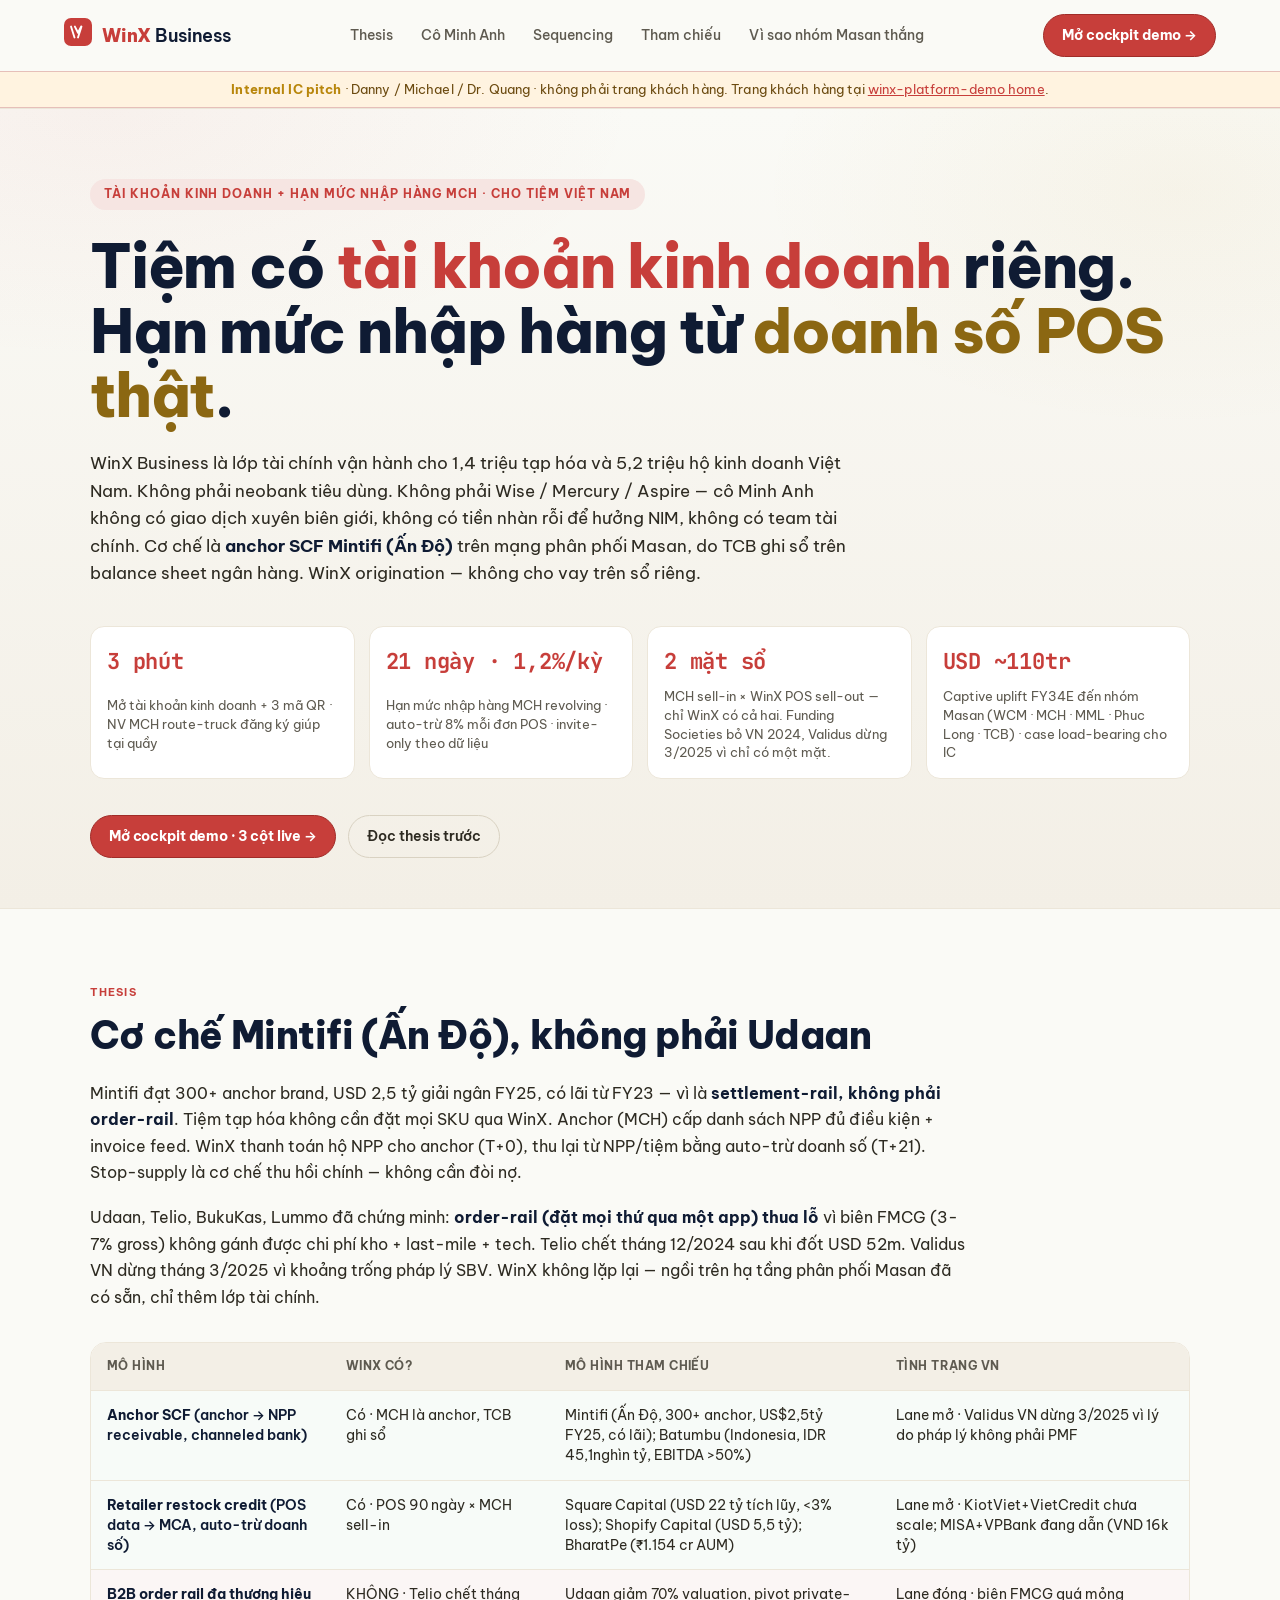
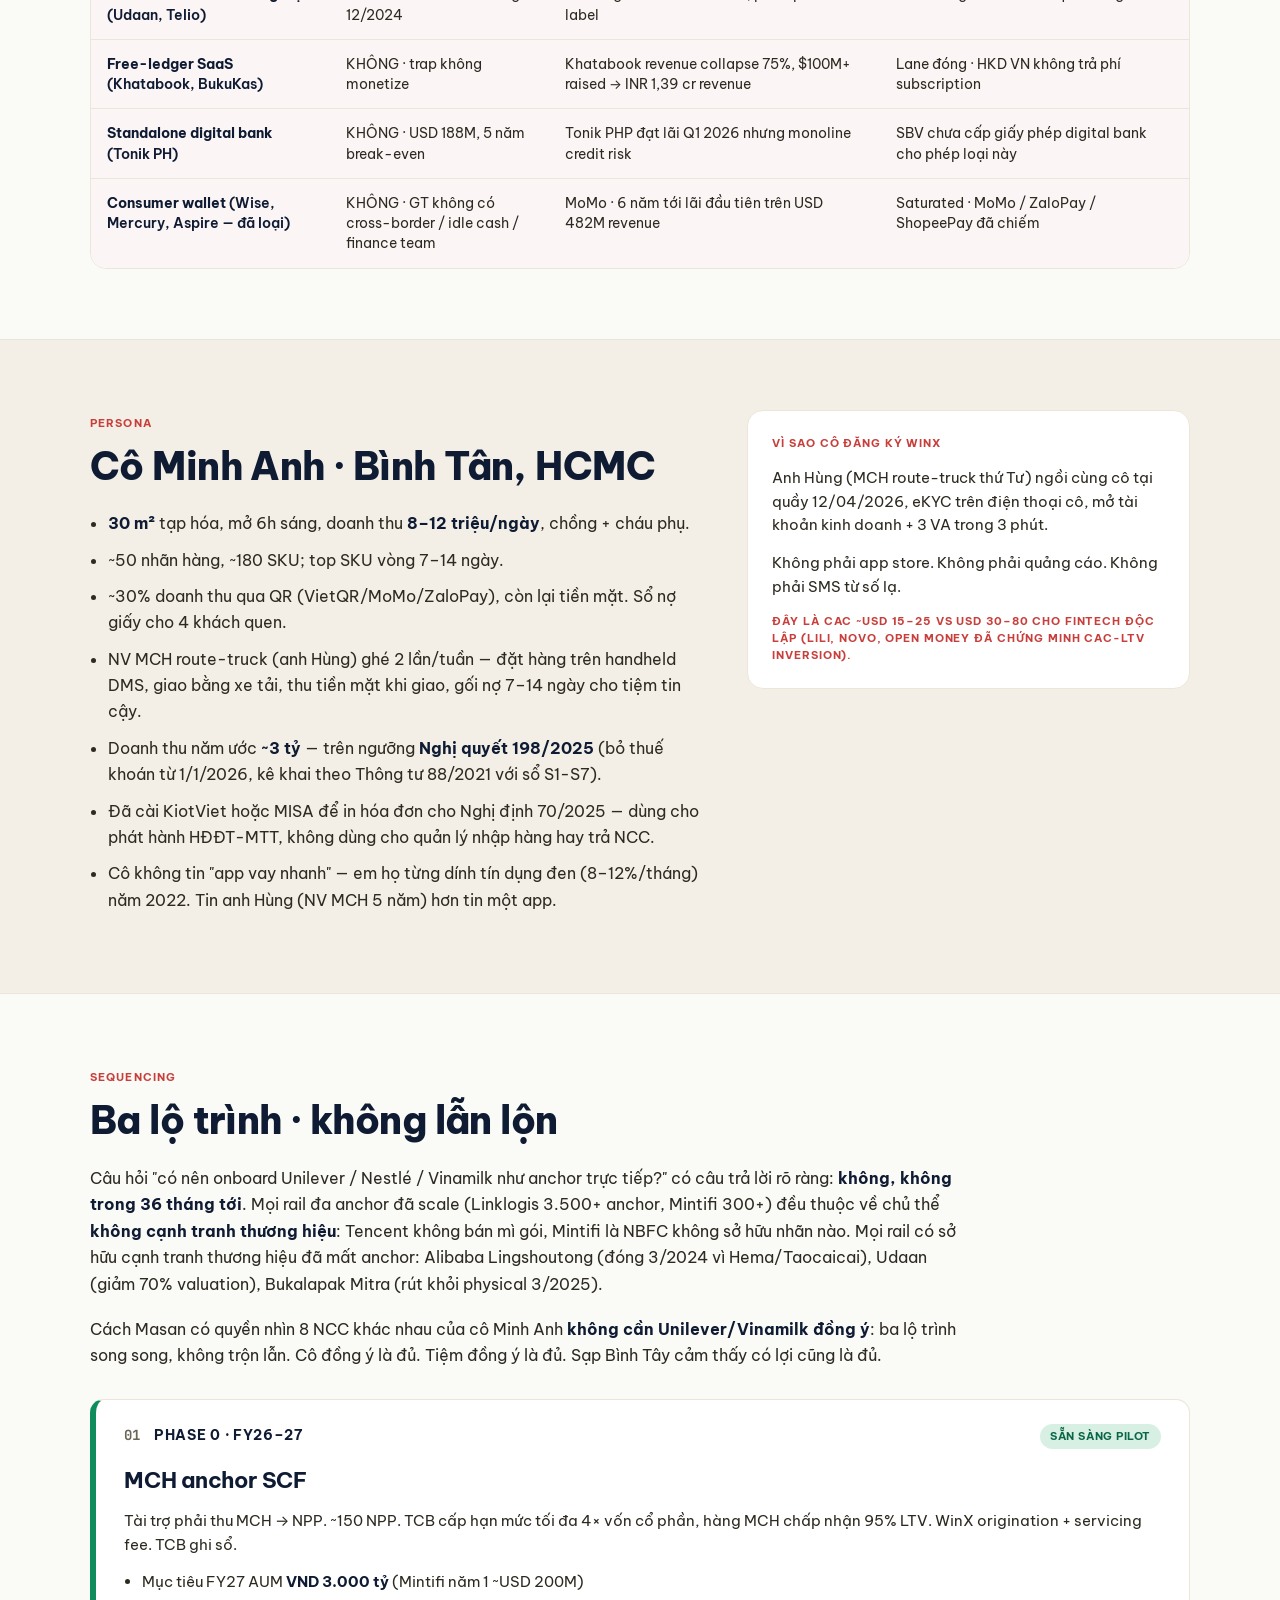
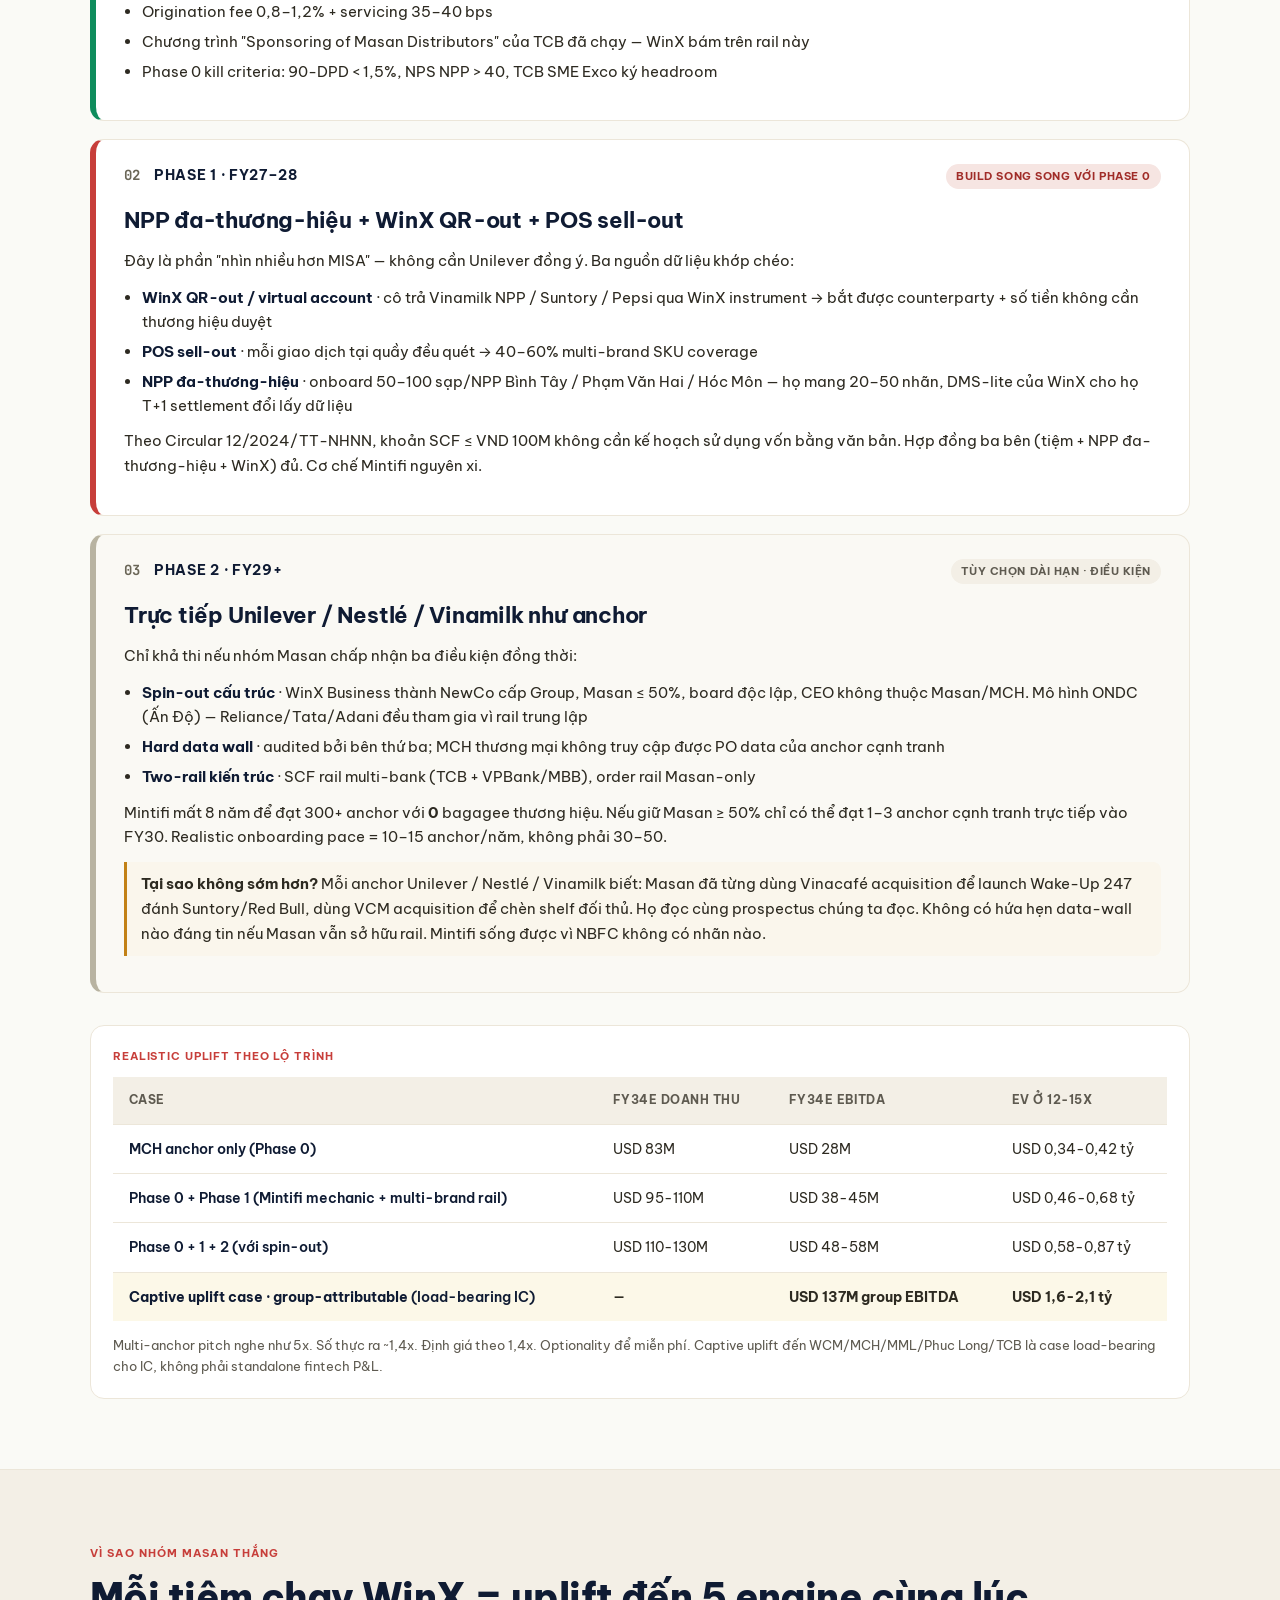
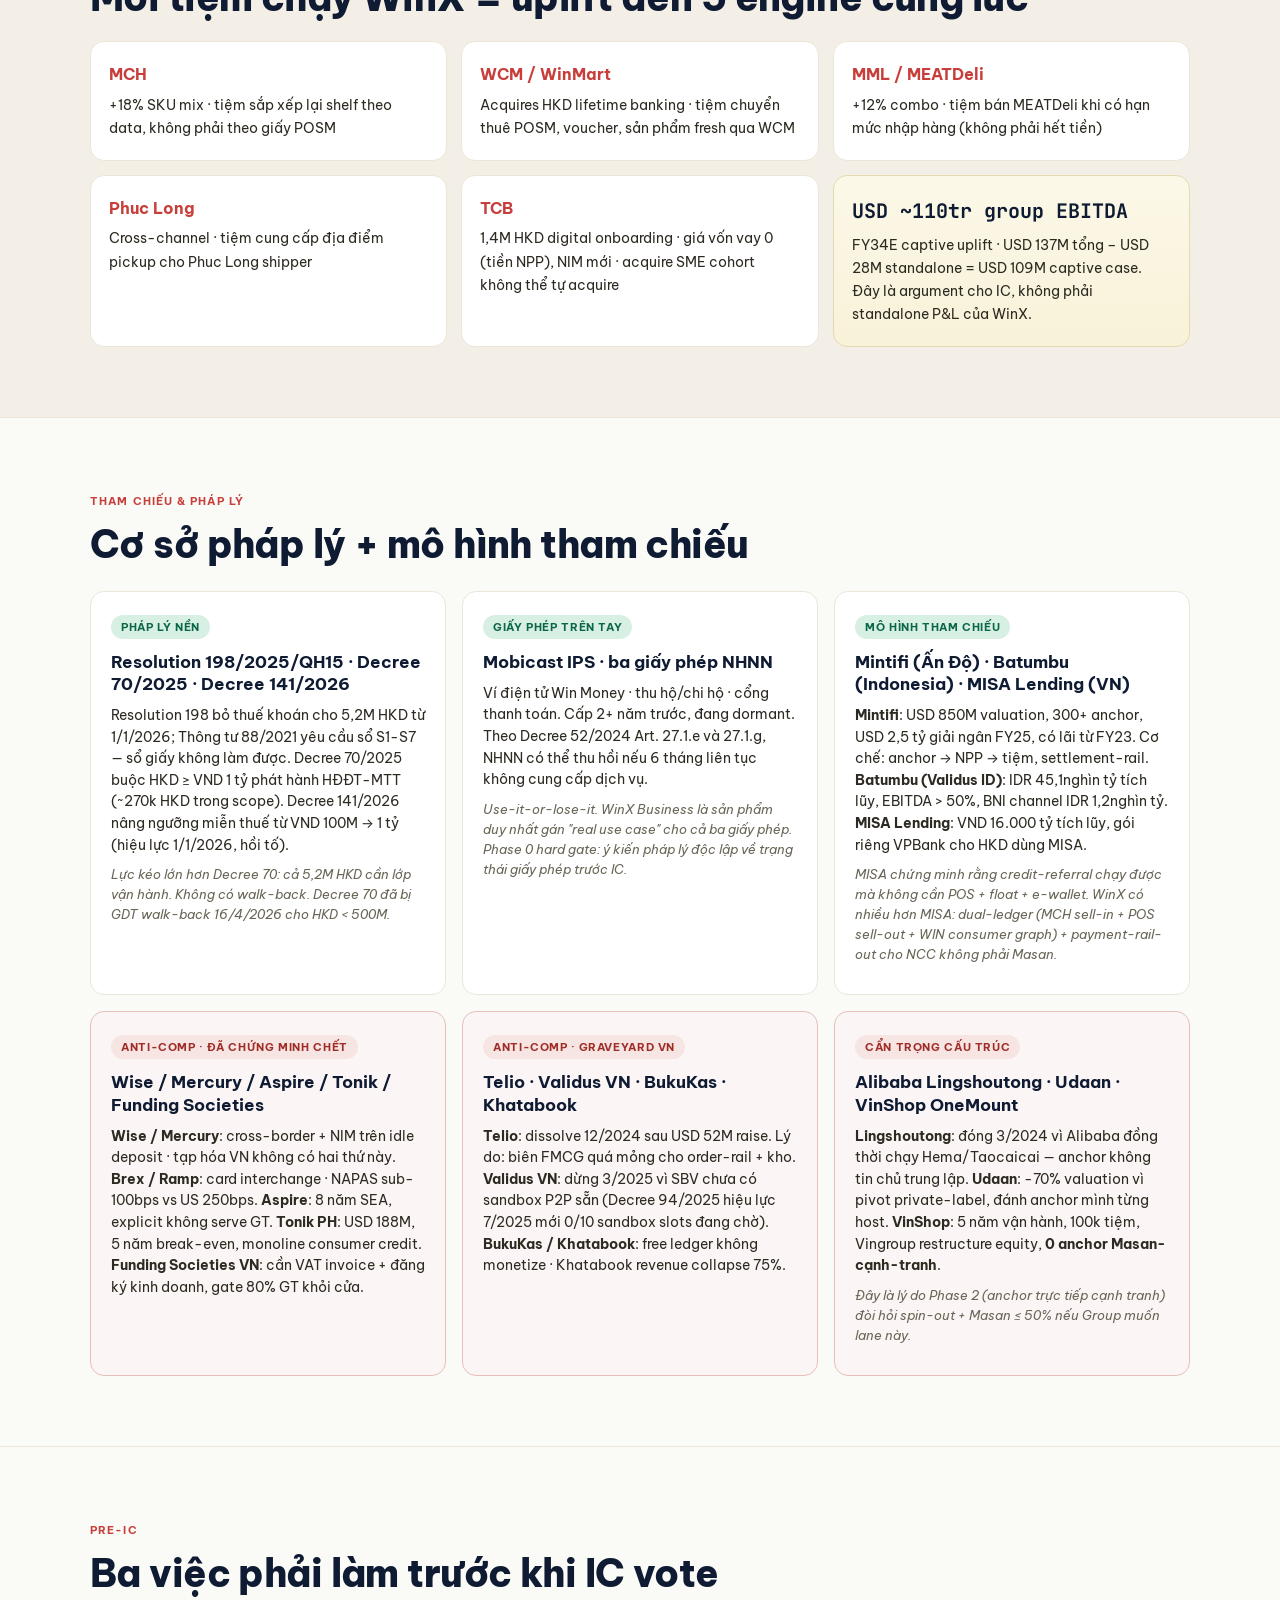
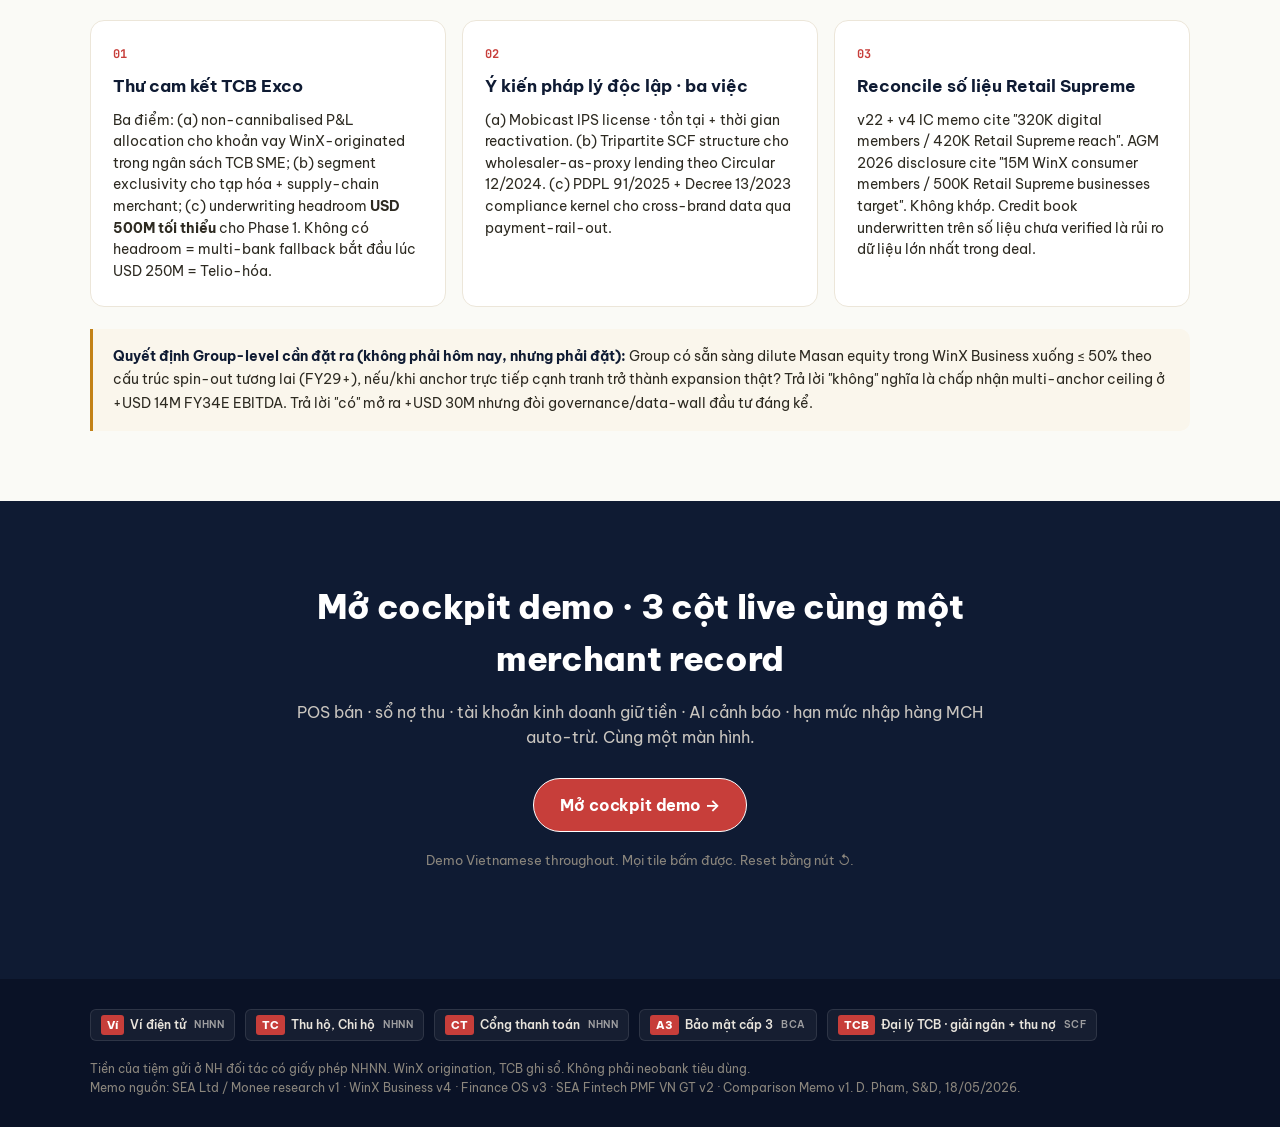
<file: ic.html>
<!DOCTYPE html>
<html lang="vi">
<head>
  <meta charset="UTF-8" />
  <meta name="viewport" content="width=device-width, initial-scale=1.0, viewport-fit=cover" />
  <meta name="theme-color" content="#0F1B33" />
  <meta name="description" content="WinX Business · internal IC pitch · anchor SCF + payment rail on Masan distribution · Mintifi mechanic · for Danny Le / Michael / Dr. Quang." />
  <meta property="og:title" content="WinX Business · IC pitch (internal)" />
  <meta property="og:description" content="Anchor SCF on Masan distribution, TCB-funded. Three-track sequencing. Captive uplift USD ~110tr FY34E." />
  <meta property="og:type" content="website" />
  <title>WinX Business · IC pitch · internal (Danny / Michael / Dr. Quang)</title>

  <link rel="preconnect" href="https://fonts.googleapis.com" />
  <link rel="preconnect" href="https://fonts.gstatic.com" crossorigin />
  <link href="https://fonts.googleapis.com/css2?family=Be+Vietnam+Pro:wght@500;600;700;800&family=Inter:wght@400;500;600;700;800&family=JetBrains+Mono:wght@400;500;600&display=swap" rel="stylesheet" />

  <link rel="icon" href="data:image/svg+xml;utf8,<svg xmlns='http://www.w3.org/2000/svg' viewBox='0 0 64 64'><rect width='64' height='64' rx='14' fill='%23C73E3A'/><text x='50%25' y='54%25' dominant-baseline='middle' text-anchor='middle' font-family='Inter,sans-serif' font-weight='800' font-size='32' fill='white'>X</text></svg>" />
  <link rel="stylesheet" href="landing.css" />
</head>
<body class="lp-body">

<header class="lp-nav">
  <div class="lp-nav-inner">
    <a class="lp-brand" href="index.html">
      <span class="brand-mark" aria-hidden="true">
        <svg viewBox="0 0 36 36" width="28" height="28">
          <rect width="36" height="36" rx="9" fill="currentColor"/>
          <path d="M9 11l4.5 14M22.5 11L18 25M14 11l4 8 4-8" stroke="white" stroke-width="2.4" stroke-linecap="round" stroke-linejoin="round" fill="none"/>
        </svg>
      </span>
      <span class="brand-text">
        <span class="brand-name">WinX</span><span class="brand-suffix">Business</span>
      </span>
    </a>
    <nav class="lp-nav-links">
      <a href="#thesis">Thesis</a>
      <a href="#persona">Cô Minh Anh</a>
      <a href="#tracks">Sequencing</a>
      <a href="#comps">Tham chiếu</a>
      <a href="#why">Vì sao nhóm Masan thắng</a>
    </nav>
    <a class="lp-cta-primary" href="demo.html">Mở cockpit demo →</a>
  </div>
  <div class="ic-banner">
    <strong>Internal IC pitch</strong> · Danny / Michael / Dr. Quang · không phải trang khách hàng. Trang khách hàng tại <a href="index.html">winx-platform-demo home</a>.
  </div>
</header>

<!-- ================== HERO ================== -->
<section class="lp-hero">
  <div class="lp-hero-inner">
    <span class="lp-eyebrow">Tài khoản kinh doanh + hạn mức nhập hàng MCH · cho tiệm Việt Nam</span>
    <h1 class="lp-h1">
      Tiệm có <span class="ink-biz">tài khoản kinh doanh</span> riêng.<br>
      Hạn mức nhập hàng từ <span class="ink-pos">doanh số POS thật</span>.
    </h1>
    <p class="lp-lede">
      WinX Business là lớp tài chính vận hành cho 1,4 triệu tạp hóa và 5,2 triệu hộ kinh doanh Việt Nam.
      Không phải neobank tiêu dùng. Không phải Wise / Mercury / Aspire — cô Minh Anh không có giao dịch xuyên biên giới, không có tiền nhàn rỗi để hưởng NIM, không có team tài chính.
      Cơ chế là <strong>anchor SCF Mintifi (Ấn Độ)</strong> trên mạng phân phối Masan, do TCB ghi sổ trên balance sheet ngân hàng. WinX origination — không cho vay trên sổ riêng.
    </p>

    <div class="lp-kpis">
      <div class="lp-kpi">
        <strong>3 phút</strong>
        <span>Mở tài khoản kinh doanh + 3 mã QR · NV MCH route-truck đăng ký giúp tại quầy</span>
      </div>
      <div class="lp-kpi">
        <strong>21 ngày · 1,2%/kỳ</strong>
        <span>Hạn mức nhập hàng MCH revolving · auto-trừ 8% mỗi đơn POS · invite-only theo dữ liệu</span>
      </div>
      <div class="lp-kpi">
        <strong>2 mặt sổ</strong>
        <span>MCH sell-in × WinX POS sell-out — chỉ WinX có cả hai. Funding Societies bỏ VN 2024, Validus dừng 3/2025 vì chỉ có một mặt.</span>
      </div>
      <div class="lp-kpi">
        <strong>USD ~110tr</strong>
        <span>Captive uplift FY34E đến nhóm Masan (WCM · MCH · MML · Phuc Long · TCB) · case load-bearing cho IC</span>
      </div>
    </div>

    <div class="lp-cta-row">
      <a class="lp-cta-primary" href="demo.html">Mở cockpit demo · 3 cột live →</a>
      <a class="lp-cta-ghost" href="#thesis">Đọc thesis trước</a>
    </div>
  </div>
</section>

<!-- ================== THESIS ================== -->
<section class="lp-sec" id="thesis">
  <div class="lp-sec-inner">
    <span class="lp-sec-tag">Thesis</span>
    <h2 class="lp-h2">Cơ chế Mintifi (Ấn Độ), không phải Udaan</h2>
    <p class="lp-p">
      Mintifi đạt 300+ anchor brand, USD 2,5 tỷ giải ngân FY25, có lãi từ FY23 — vì là <strong>settlement-rail, không phải order-rail</strong>.
      Tiệm tạp hóa không cần đặt mọi SKU qua WinX. Anchor (MCH) cấp danh sách NPP đủ điều kiện + invoice feed. WinX thanh toán hộ NPP cho anchor (T+0), thu lại từ NPP/tiệm bằng auto-trừ doanh số (T+21).
      Stop-supply là cơ chế thu hồi chính — không cần đòi nợ.
    </p>
    <p class="lp-p">
      Udaan, Telio, BukuKas, Lummo đã chứng minh: <strong>order-rail (đặt mọi thứ qua một app) thua lỗ</strong> vì biên FMCG (3-7% gross) không gánh được chi phí kho + last-mile + tech.
      Telio chết tháng 12/2024 sau khi đốt USD 52m. Validus VN dừng tháng 3/2025 vì khoảng trống pháp lý SBV.
      WinX không lặp lại — ngồi trên hạ tầng phân phối Masan đã có sẵn, chỉ thêm lớp tài chính.
    </p>

    <div class="lp-table-wrap">
      <table class="lp-table">
        <thead><tr><th>Mô hình</th><th>WinX có?</th><th>Mô hình tham chiếu</th><th>Tình trạng VN</th></tr></thead>
        <tbody>
          <tr class="lp-row-good">
            <td><strong>Anchor SCF</strong> (anchor → NPP receivable, channeled bank)</td>
            <td>Có · MCH là anchor, TCB ghi sổ</td>
            <td>Mintifi (Ấn Độ, 300+ anchor, US$2,5tỷ FY25, có lãi); Batumbu (Indonesia, IDR 45,1nghìn tỷ, EBITDA &gt;50%)</td>
            <td>Lane mở · Validus VN dừng 3/2025 vì lý do pháp lý không phải PMF</td>
          </tr>
          <tr class="lp-row-good">
            <td><strong>Retailer restock credit</strong> (POS data → MCA, auto-trừ doanh số)</td>
            <td>Có · POS 90 ngày × MCH sell-in</td>
            <td>Square Capital (USD 22 tỷ tích lũy, &lt;3% loss); Shopify Capital (USD 5,5 tỷ); BharatPe (₹1.154 cr AUM)</td>
            <td>Lane mở · KiotViet+VietCredit chưa scale; MISA+VPBank đang dẫn (VND 16k tỷ)</td>
          </tr>
          <tr class="lp-row-bad">
            <td><strong>B2B order rail đa thương hiệu</strong> (Udaan, Telio)</td>
            <td>KHÔNG · Telio chết tháng 12/2024</td>
            <td>Udaan giảm 70% valuation, pivot private-label</td>
            <td>Lane đóng · biên FMCG quá mỏng</td>
          </tr>
          <tr class="lp-row-bad">
            <td><strong>Free-ledger SaaS</strong> (Khatabook, BukuKas)</td>
            <td>KHÔNG · trap không monetize</td>
            <td>Khatabook revenue collapse 75%, $100M+ raised → INR 1,39 cr revenue</td>
            <td>Lane đóng · HKD VN không trả phí subscription</td>
          </tr>
          <tr class="lp-row-bad">
            <td><strong>Standalone digital bank</strong> (Tonik PH)</td>
            <td>KHÔNG · USD 188M, 5 năm break-even</td>
            <td>Tonik PHP đạt lãi Q1 2026 nhưng monoline credit risk</td>
            <td>SBV chưa cấp giấy phép digital bank cho phép loại này</td>
          </tr>
          <tr class="lp-row-bad">
            <td><strong>Consumer wallet</strong> (Wise, Mercury, Aspire — đã loại)</td>
            <td>KHÔNG · GT không có cross-border / idle cash / finance team</td>
            <td>MoMo · 6 năm tới lãi đầu tiên trên USD 482M revenue</td>
            <td>Saturated · MoMo / ZaloPay / ShopeePay đã chiếm</td>
          </tr>
        </tbody>
      </table>
    </div>
  </div>
</section>

<!-- ================== PERSONA ================== -->
<section class="lp-sec lp-sec-tint" id="persona">
  <div class="lp-sec-inner lp-persona">
    <div class="lp-persona-body">
      <span class="lp-sec-tag">Persona</span>
      <h2 class="lp-h2">Cô Minh Anh · Bình Tân, HCMC</h2>
      <ul class="lp-persona-list">
        <li><strong>30 m²</strong> tạp hóa, mở 6h sáng, doanh thu <strong>8–12 triệu/ngày</strong>, chồng + cháu phụ.</li>
        <li>~50 nhãn hàng, ~180 SKU; top SKU vòng 7–14 ngày.</li>
        <li>~30% doanh thu qua QR (VietQR/MoMo/ZaloPay), còn lại tiền mặt. Sổ nợ giấy cho 4 khách quen.</li>
        <li>NV MCH route-truck (anh Hùng) ghé 2 lần/tuần — đặt hàng trên handheld DMS, giao bằng xe tải, thu tiền mặt khi giao, gối nợ 7–14 ngày cho tiệm tin cậy.</li>
        <li>Doanh thu năm ước <strong>~3 tỷ</strong> — trên ngưỡng <strong>Nghị quyết 198/2025</strong> (bỏ thuế khoán từ 1/1/2026, kê khai theo Thông tư 88/2021 với sổ S1-S7).</li>
        <li>Đã cài KiotViet hoặc MISA để in hóa đơn cho Nghị định 70/2025 — dùng cho phát hành HĐĐT-MTT, không dùng cho quản lý nhập hàng hay trả NCC.</li>
        <li>Cô không tin "app vay nhanh" — em họ từng dính tín dụng đen (8–12%/tháng) năm 2022. Tin anh Hùng (NV MCH 5 năm) hơn tin một app.</li>
      </ul>
    </div>
    <aside class="lp-persona-aside">
      <div class="lp-aside-card">
        <span class="lp-aside-cap">Vì sao cô đăng ký WinX</span>
        <p>Anh Hùng (MCH route-truck thứ Tư) ngồi cùng cô tại quầy 12/04/2026, eKYC trên điện thoại cô, mở tài khoản kinh doanh + 3 VA trong 3 phút.</p>
        <p>Không phải app store. Không phải quảng cáo. Không phải SMS từ số lạ.</p>
        <span class="lp-aside-cap">Đây là CAC ~USD 15–25 vs USD 30–80 cho fintech độc lập (Lili, Novo, Open Money đã chứng minh CAC-LTV inversion).</span>
      </div>
    </aside>
  </div>
</section>

<!-- ================== TRACKS / SEQUENCING ================== -->
<section class="lp-sec" id="tracks">
  <div class="lp-sec-inner">
    <span class="lp-sec-tag">Sequencing</span>
    <h2 class="lp-h2">Ba lộ trình · không lẫn lộn</h2>
    <p class="lp-p">
      Câu hỏi "có nên onboard Unilever / Nestlé / Vinamilk như anchor trực tiếp?" có câu trả lời rõ ràng: <strong>không, không trong 36 tháng tới</strong>. Mọi rail đa anchor đã scale (Linklogis 3.500+ anchor, Mintifi 300+) đều thuộc về chủ thể <strong>không cạnh tranh thương hiệu</strong>: Tencent không bán mì gói, Mintifi là NBFC không sở hữu nhãn nào. Mọi rail có sở hữu cạnh tranh thương hiệu đã mất anchor: Alibaba Lingshoutong (đóng 3/2024 vì Hema/Taocaicai), Udaan (giảm 70% valuation), Bukalapak Mitra (rút khỏi physical 3/2025).
    </p>
    <p class="lp-p">
      Cách Masan có quyền nhìn 8 NCC khác nhau của cô Minh Anh <strong>không cần Unilever/Vinamilk đồng ý</strong>: ba lộ trình song song, không trộn lẫn. Cô đồng ý là đủ. Tiệm đồng ý là đủ. Sạp Bình Tây cảm thấy có lợi cũng là đủ.
    </p>

    <div class="lp-tracks">
      <article class="lp-track lp-track-now">
        <header class="lp-track-h">
          <span class="lp-track-num">01</span>
          <strong>Phase 0 · FY26–27</strong>
          <span class="lp-track-status">Sẵn sàng pilot</span>
        </header>
        <h3>MCH anchor SCF</h3>
        <p>Tài trợ phải thu MCH → NPP. ~150 NPP. TCB cấp hạn mức tối đa 4× vốn cổ phần, hàng MCH chấp nhận 95% LTV. WinX origination + servicing fee. TCB ghi sổ.</p>
        <ul>
          <li>Mục tiêu FY27 AUM <strong>VND 3.000 tỷ</strong> (Mintifi năm 1 ~USD 200M)</li>
          <li>Origination fee 0,8–1,2% + servicing 35–40 bps</li>
          <li>Chương trình "Sponsoring of Masan Distributors" của TCB đã chạy — WinX bám trên rail này</li>
          <li>Phase 0 kill criteria: 90-DPD &lt; 1,5%, NPS NPP &gt; 40, TCB SME Exco ký headroom</li>
        </ul>
      </article>

      <article class="lp-track lp-track-next">
        <header class="lp-track-h">
          <span class="lp-track-num">02</span>
          <strong>Phase 1 · FY27–28</strong>
          <span class="lp-track-status">Build song song với Phase 0</span>
        </header>
        <h3>NPP đa-thương-hiệu + WinX QR-out + POS sell-out</h3>
        <p>Đây là phần "nhìn nhiều hơn MISA" — không cần Unilever đồng ý. Ba nguồn dữ liệu khớp chéo:</p>
        <ul>
          <li><strong>WinX QR-out / virtual account</strong> · cô trả Vinamilk NPP / Suntory / Pepsi qua WinX instrument → bắt được counterparty + số tiền không cần thương hiệu duyệt</li>
          <li><strong>POS sell-out</strong> · mỗi giao dịch tại quầy đều quét → 40–60% multi-brand SKU coverage</li>
          <li><strong>NPP đa-thương-hiệu</strong> · onboard 50–100 sạp/NPP Bình Tây / Phạm Văn Hai / Hóc Môn — họ mang 20–50 nhãn, DMS-lite của WinX cho họ T+1 settlement đổi lấy dữ liệu</li>
        </ul>
        <p class="lp-track-p2">Theo Circular 12/2024/TT-NHNN, khoản SCF ≤ VND 100M không cần kế hoạch sử dụng vốn bằng văn bản. Hợp đồng ba bên (tiệm + NPP đa-thương-hiệu + WinX) đủ. Cơ chế Mintifi nguyên xi.</p>
      </article>

      <article class="lp-track lp-track-later">
        <header class="lp-track-h">
          <span class="lp-track-num">03</span>
          <strong>Phase 2 · FY29+</strong>
          <span class="lp-track-status">Tùy chọn dài hạn · điều kiện</span>
        </header>
        <h3>Trực tiếp Unilever / Nestlé / Vinamilk như anchor</h3>
        <p>Chỉ khả thi nếu nhóm Masan chấp nhận ba điều kiện đồng thời:</p>
        <ul>
          <li><strong>Spin-out cấu trúc</strong> · WinX Business thành NewCo cấp Group, Masan ≤ 50%, board độc lập, CEO không thuộc Masan/MCH. Mô hình ONDC (Ấn Độ) — Reliance/Tata/Adani đều tham gia vì rail trung lập</li>
          <li><strong>Hard data wall</strong> · audited bởi bên thứ ba; MCH thương mại không truy cập được PO data của anchor cạnh tranh</li>
          <li><strong>Two-rail kiến trúc</strong> · SCF rail multi-bank (TCB + VPBank/MBB), order rail Masan-only</li>
        </ul>
        <p class="lp-track-p2">Mintifi mất 8 năm để đạt 300+ anchor với <strong>0</strong> bagagee thương hiệu. Nếu giữ Masan ≥ 50% chỉ có thể đạt 1–3 anchor cạnh tranh trực tiếp vào FY30. Realistic onboarding pace = 10–15 anchor/năm, không phải 30–50.</p>
        <p class="lp-track-p2 lp-track-warn"><strong>Tại sao không sớm hơn?</strong> Mỗi anchor Unilever / Nestlé / Vinamilk biết: Masan đã từng dùng Vinacafé acquisition để launch Wake-Up 247 đánh Suntory/Red Bull, dùng VCM acquisition để chèn shelf đối thủ. Họ đọc cùng prospectus chúng ta đọc. Không có hứa hẹn data-wall nào đáng tin nếu Masan vẫn sở hữu rail. Mintifi sống được vì NBFC không có nhãn nào.</p>
      </article>
    </div>

    <div class="lp-track-econ">
      <span class="lp-track-econ-cap">Realistic uplift theo lộ trình</span>
      <table class="lp-table lp-table-econ">
        <thead><tr><th>Case</th><th>FY34E doanh thu</th><th>FY34E EBITDA</th><th>EV ở 12-15x</th></tr></thead>
        <tbody>
          <tr><td>MCH anchor only (Phase 0)</td><td>USD 83M</td><td>USD 28M</td><td>USD 0,34-0,42 tỷ</td></tr>
          <tr><td>Phase 0 + Phase 1 (Mintifi mechanic + multi-brand rail)</td><td>USD 95-110M</td><td>USD 38-45M</td><td>USD 0,46-0,68 tỷ</td></tr>
          <tr><td>Phase 0 + 1 + 2 (với spin-out)</td><td>USD 110-130M</td><td>USD 48-58M</td><td>USD 0,58-0,87 tỷ</td></tr>
          <tr class="lp-row-emph"><td><strong>Captive uplift case · group-attributable</strong> (load-bearing IC)</td><td>—</td><td><strong>USD 137M group EBITDA</strong></td><td><strong>USD 1,6-2,1 tỷ</strong></td></tr>
        </tbody>
      </table>
      <p class="lp-track-econ-note">Multi-anchor pitch nghe như 5x. Số thực ra ~1,4x. Định giá theo 1,4x. Optionality để miễn phí. Captive uplift đến WCM/MCH/MML/Phuc Long/TCB là case load-bearing cho IC, không phải standalone fintech P&amp;L.</p>
    </div>
  </div>
</section>

<!-- ================== WHY MASAN WINS / CAPTIVE UPLIFT ================== -->
<section class="lp-sec lp-sec-tint" id="why">
  <div class="lp-sec-inner">
    <span class="lp-sec-tag">Vì sao nhóm Masan thắng</span>
    <h2 class="lp-h2">Mỗi tiệm chạy WinX = uplift đến 5 engine cùng lúc</h2>
    <div class="lp-uplift-grid">
      <div class="lp-uplift">
        <strong>MCH</strong>
        <span>+18% SKU mix · tiệm sắp xếp lại shelf theo data, không phải theo giấy POSM</span>
      </div>
      <div class="lp-uplift">
        <strong>WCM / WinMart</strong>
        <span>Acquires HKD lifetime banking · tiệm chuyển thuê POSM, voucher, sản phẩm fresh qua WCM</span>
      </div>
      <div class="lp-uplift">
        <strong>MML / MEATDeli</strong>
        <span>+12% combo · tiệm bán MEATDeli khi có hạn mức nhập hàng (không phải hết tiền)</span>
      </div>
      <div class="lp-uplift">
        <strong>Phuc Long</strong>
        <span>Cross-channel · tiệm cung cấp địa điểm pickup cho Phuc Long shipper</span>
      </div>
      <div class="lp-uplift">
        <strong>TCB</strong>
        <span>1,4M HKD digital onboarding · giá vốn vay 0 (tiền NPP), NIM mới · acquire SME cohort không thể tự acquire</span>
      </div>
      <div class="lp-uplift lp-uplift-sum">
        <strong>USD ~110tr group EBITDA</strong>
        <span>FY34E captive uplift · USD 137M tổng – USD 28M standalone = USD 109M captive case. Đây là argument cho IC, không phải standalone P&amp;L của WinX.</span>
      </div>
    </div>
  </div>
</section>

<!-- ================== COMPS / REGULATORY ================== -->
<section class="lp-sec" id="comps">
  <div class="lp-sec-inner">
    <span class="lp-sec-tag">Tham chiếu &amp; pháp lý</span>
    <h2 class="lp-h2">Cơ sở pháp lý + mô hình tham chiếu</h2>

    <div class="lp-comp-grid">
      <div class="lp-comp">
        <span class="lp-comp-tag lp-comp-tag-good">Pháp lý nền</span>
        <h3>Resolution 198/2025/QH15 · Decree 70/2025 · Decree 141/2026</h3>
        <p>Resolution 198 bỏ thuế khoán cho 5,2M HKD từ 1/1/2026; Thông tư 88/2021 yêu cầu sổ S1-S7 — sổ giấy không làm được. Decree 70/2025 buộc HKD ≥ VND 1 tỷ phát hành HĐĐT-MTT (~270k HKD trong scope). Decree 141/2026 nâng ngưỡng miễn thuế từ VND 100M → 1 tỷ (hiệu lực 1/1/2026, hồi tố).</p>
        <p class="lp-comp-note">Lực kéo lớn hơn Decree 70: cả 5,2M HKD cần lớp vận hành. Không có walk-back. Decree 70 đã bị GDT walk-back 16/4/2026 cho HKD &lt; 500M.</p>
      </div>

      <div class="lp-comp">
        <span class="lp-comp-tag lp-comp-tag-good">Giấy phép trên tay</span>
        <h3>Mobicast IPS · ba giấy phép NHNN</h3>
        <p>Ví điện tử Win Money · thu hộ/chi hộ · cổng thanh toán. Cấp 2+ năm trước, đang dormant. Theo Decree 52/2024 Art. 27.1.e và 27.1.g, NHNN có thể thu hồi nếu 6 tháng liên tục không cung cấp dịch vụ.</p>
        <p class="lp-comp-note">Use-it-or-lose-it. WinX Business là sản phẩm duy nhất gán "real use case" cho cả ba giấy phép. Phase 0 hard gate: ý kiến pháp lý độc lập về trạng thái giấy phép trước IC.</p>
      </div>

      <div class="lp-comp">
        <span class="lp-comp-tag lp-comp-tag-good">Mô hình tham chiếu</span>
        <h3>Mintifi (Ấn Độ) · Batumbu (Indonesia) · MISA Lending (VN)</h3>
        <p><strong>Mintifi</strong>: USD 850M valuation, 300+ anchor, USD 2,5 tỷ giải ngân FY25, có lãi từ FY23. Cơ chế: anchor → NPP → tiệm, settlement-rail. <strong>Batumbu (Validus ID)</strong>: IDR 45,1nghìn tỷ tích lũy, EBITDA &gt; 50%, BNI channel IDR 1,2nghìn tỷ. <strong>MISA Lending</strong>: VND 16.000 tỷ tích lũy, gói riêng VPBank cho HKD dùng MISA.</p>
        <p class="lp-comp-note">MISA chứng minh rằng credit-referral chạy được mà không cần POS + float + e-wallet. WinX có nhiều hơn MISA: dual-ledger (MCH sell-in + POS sell-out + WIN consumer graph) + payment-rail-out cho NCC không phải Masan.</p>
      </div>

      <div class="lp-comp lp-comp-warn">
        <span class="lp-comp-tag lp-comp-tag-warn">Anti-comp · đã chứng minh chết</span>
        <h3>Wise / Mercury / Aspire / Tonik / Funding Societies</h3>
        <p><strong>Wise / Mercury</strong>: cross-border + NIM trên idle deposit · tạp hóa VN không có hai thứ này. <strong>Brex / Ramp</strong>: card interchange · NAPAS sub-100bps vs US 250bps. <strong>Aspire</strong>: 8 năm SEA, explicit không serve GT. <strong>Tonik PH</strong>: USD 188M, 5 năm break-even, monoline consumer credit. <strong>Funding Societies VN</strong>: cần VAT invoice + đăng ký kinh doanh, gate 80% GT khỏi cửa.</p>
      </div>

      <div class="lp-comp lp-comp-warn">
        <span class="lp-comp-tag lp-comp-tag-warn">Anti-comp · graveyard VN</span>
        <h3>Telio · Validus VN · BukuKas · Khatabook</h3>
        <p><strong>Telio</strong>: dissolve 12/2024 sau USD 52M raise. Lý do: biên FMCG quá mỏng cho order-rail + kho. <strong>Validus VN</strong>: dừng 3/2025 vì SBV chưa có sandbox P2P sẵn (Decree 94/2025 hiệu lực 7/2025 mới 0/10 sandbox slots đang chờ). <strong>BukuKas / Khatabook</strong>: free ledger không monetize · Khatabook revenue collapse 75%.</p>
      </div>

      <div class="lp-comp lp-comp-warn">
        <span class="lp-comp-tag lp-comp-tag-warn">Cẩn trọng cấu trúc</span>
        <h3>Alibaba Lingshoutong · Udaan · VinShop OneMount</h3>
        <p><strong>Lingshoutong</strong>: đóng 3/2024 vì Alibaba đồng thời chạy Hema/Taocaicai — anchor không tin chủ trung lập. <strong>Udaan</strong>: -70% valuation vì pivot private-label, đánh anchor mình từng host. <strong>VinShop</strong>: 5 năm vận hành, 100k tiệm, Vingroup restructure equity, <strong>0 anchor Masan-cạnh-tranh</strong>.</p>
        <p class="lp-comp-note">Đây là lý do Phase 2 (anchor trực tiếp cạnh tranh) đòi hỏi spin-out + Masan ≤ 50% nếu Group muốn lane này.</p>
      </div>
    </div>
  </div>
</section>

<!-- ================== PRE-IC ASKS ================== -->
<section class="lp-sec" id="preic">
  <div class="lp-sec-inner">
    <span class="lp-sec-tag">Pre-IC</span>
    <h2 class="lp-h2">Ba việc phải làm trước khi IC vote</h2>
    <div class="lp-asks">
      <div class="lp-ask">
        <span class="lp-ask-num">01</span>
        <h3>Thư cam kết TCB Exco</h3>
        <p>Ba điểm: (a) non-cannibalised P&amp;L allocation cho khoản vay WinX-originated trong ngân sách TCB SME; (b) segment exclusivity cho tạp hóa + supply-chain merchant; (c) underwriting headroom <strong>USD 500M tối thiểu</strong> cho Phase 1. Không có headroom = multi-bank fallback bắt đầu lúc USD 250M = Telio-hóa.</p>
      </div>
      <div class="lp-ask">
        <span class="lp-ask-num">02</span>
        <h3>Ý kiến pháp lý độc lập · ba việc</h3>
        <p>(a) Mobicast IPS license · tồn tại + thời gian reactivation. (b) Tripartite SCF structure cho wholesaler-as-proxy lending theo Circular 12/2024. (c) PDPL 91/2025 + Decree 13/2023 compliance kernel cho cross-brand data qua payment-rail-out.</p>
      </div>
      <div class="lp-ask">
        <span class="lp-ask-num">03</span>
        <h3>Reconcile số liệu Retail Supreme</h3>
        <p>v22 + v4 IC memo cite "320K digital members / 420K Retail Supreme reach". AGM 2026 disclosure cite "15M WinX consumer members / 500K Retail Supreme businesses target". Không khớp. Credit book underwritten trên số liệu chưa verified là rủi ro dữ liệu lớn nhất trong deal.</p>
      </div>
    </div>
    <div class="lp-extra-ask">
      <strong>Quyết định Group-level cần đặt ra (không phải hôm nay, nhưng phải đặt):</strong> Group có sẵn sàng dilute Masan equity trong WinX Business xuống ≤ 50% theo cấu trúc spin-out tương lai (FY29+), nếu/khi anchor trực tiếp cạnh tranh trở thành expansion thật? Trả lời "không" nghĩa là chấp nhận multi-anchor ceiling ở +USD 14M FY34E EBITDA. Trả lời "có" mở ra +USD 30M nhưng đòi governance/data-wall đầu tư đáng kể.
    </div>
  </div>
</section>

<!-- ================== CTA / FOOTER ================== -->
<section class="lp-cta">
  <div class="lp-cta-inner">
    <h2>Mở cockpit demo · 3 cột live cùng một merchant record</h2>
    <p>POS bán · sổ nợ thu · tài khoản kinh doanh giữ tiền · AI cảnh báo · hạn mức nhập hàng MCH auto-trừ. Cùng một màn hình.</p>
    <a class="lp-cta-primary lp-cta-big" href="demo.html">Mở cockpit demo →</a>
    <p class="lp-cta-note">Demo Vietnamese throughout. Mọi tile bấm được. Reset bằng nút ↺.</p>
  </div>
</section>

<footer class="lp-foot">
  <div class="lp-foot-inner">
    <div class="lp-foot-badges">
      <span class="lic-badge"><span class="lic-mark">Ví</span>Ví điện tử<span class="lic-issuer">NHNN</span></span>
      <span class="lic-badge"><span class="lic-mark">TC</span>Thu hộ, Chi hộ<span class="lic-issuer">NHNN</span></span>
      <span class="lic-badge"><span class="lic-mark">CT</span>Cổng thanh toán<span class="lic-issuer">NHNN</span></span>
      <span class="lic-badge"><span class="lic-mark">A3</span>Bảo mật cấp 3<span class="lic-issuer">BCA</span></span>
      <span class="lic-badge"><span class="lic-mark">TCB</span>Đại lý TCB · giải ngân + thu nợ<span class="lic-issuer">SCF</span></span>
    </div>
    <div class="lp-foot-meta">
      Tiền của tiệm gửi ở NH đối tác có giấy phép NHNN. WinX origination, TCB ghi sổ. Không phải neobank tiêu dùng.
      <br>
      Memo nguồn: SEA Ltd / Monee research v1 · WinX Business v4 · Finance OS v3 · SEA Fintech PMF VN GT v2 · Comparison Memo v1. D. Pham, S&amp;D, 18/05/2026.
    </div>
  </div>
</footer>

</body>
</html>
</file>
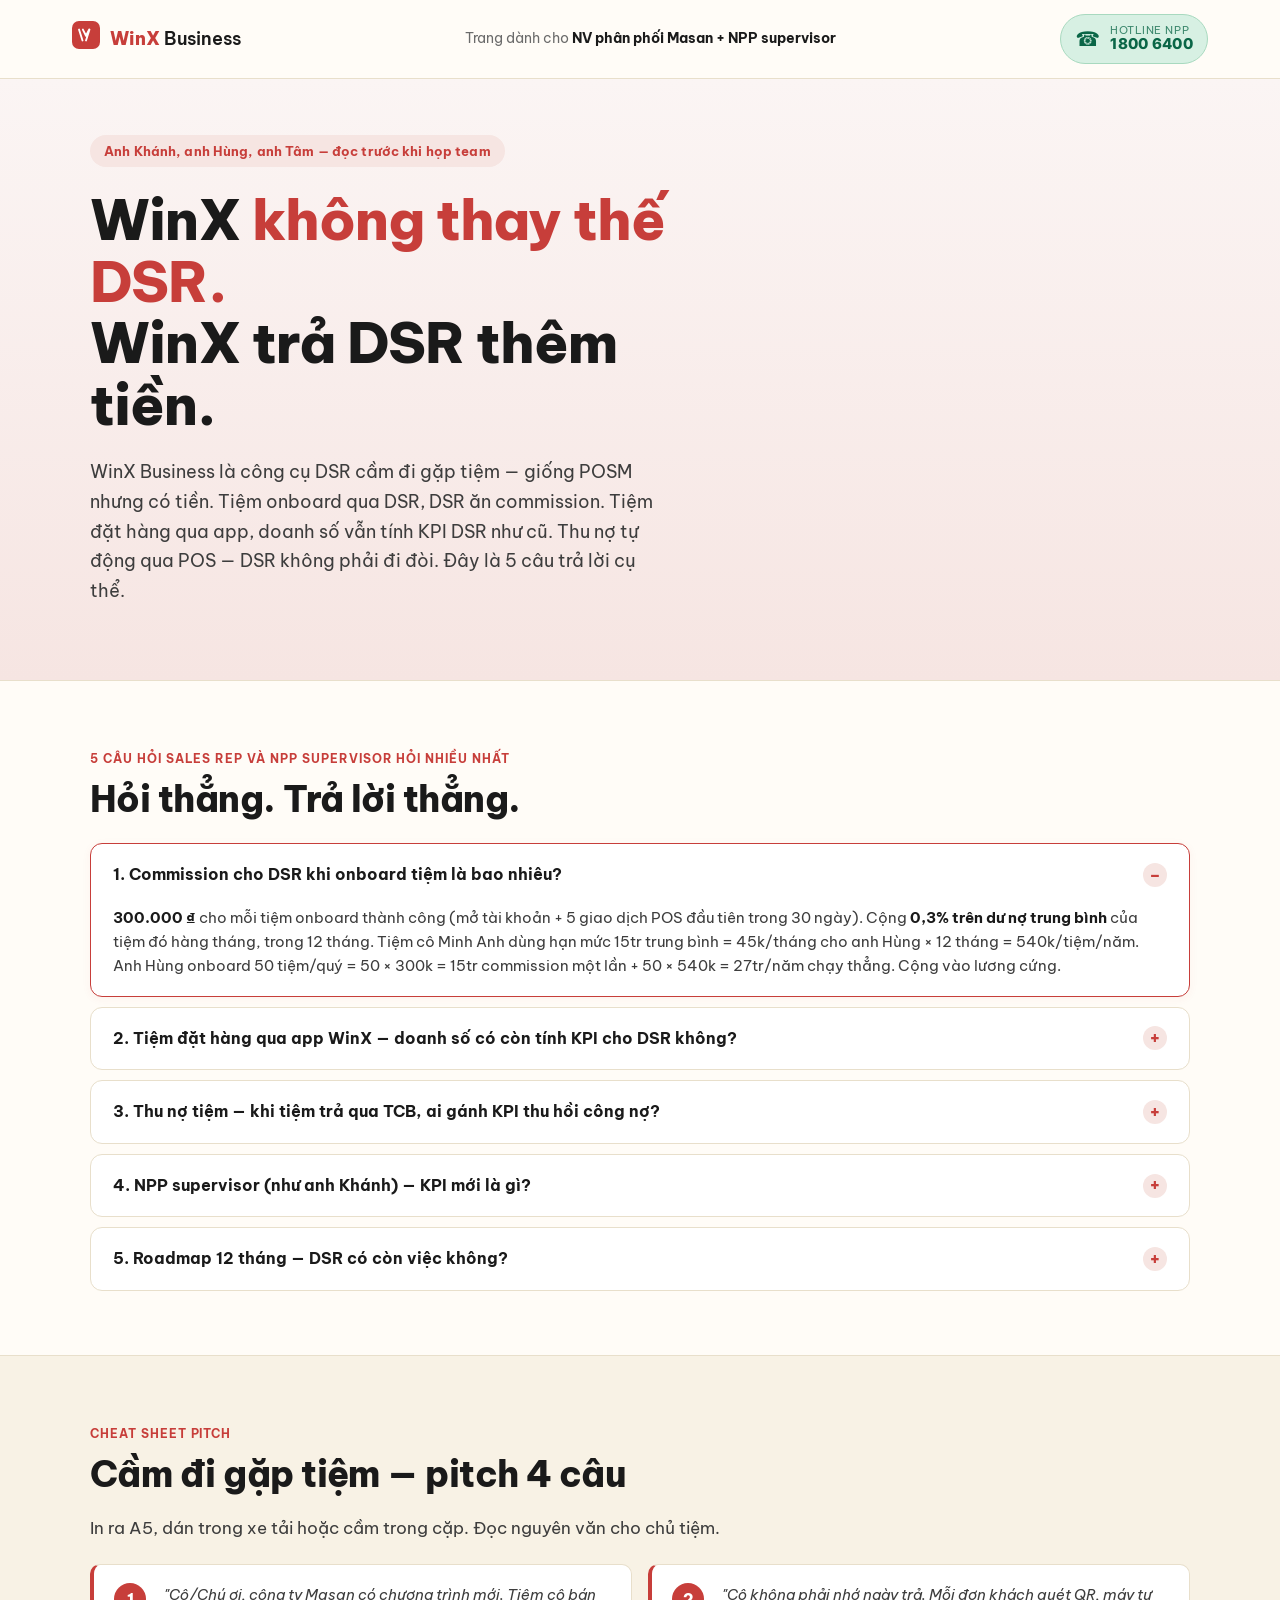
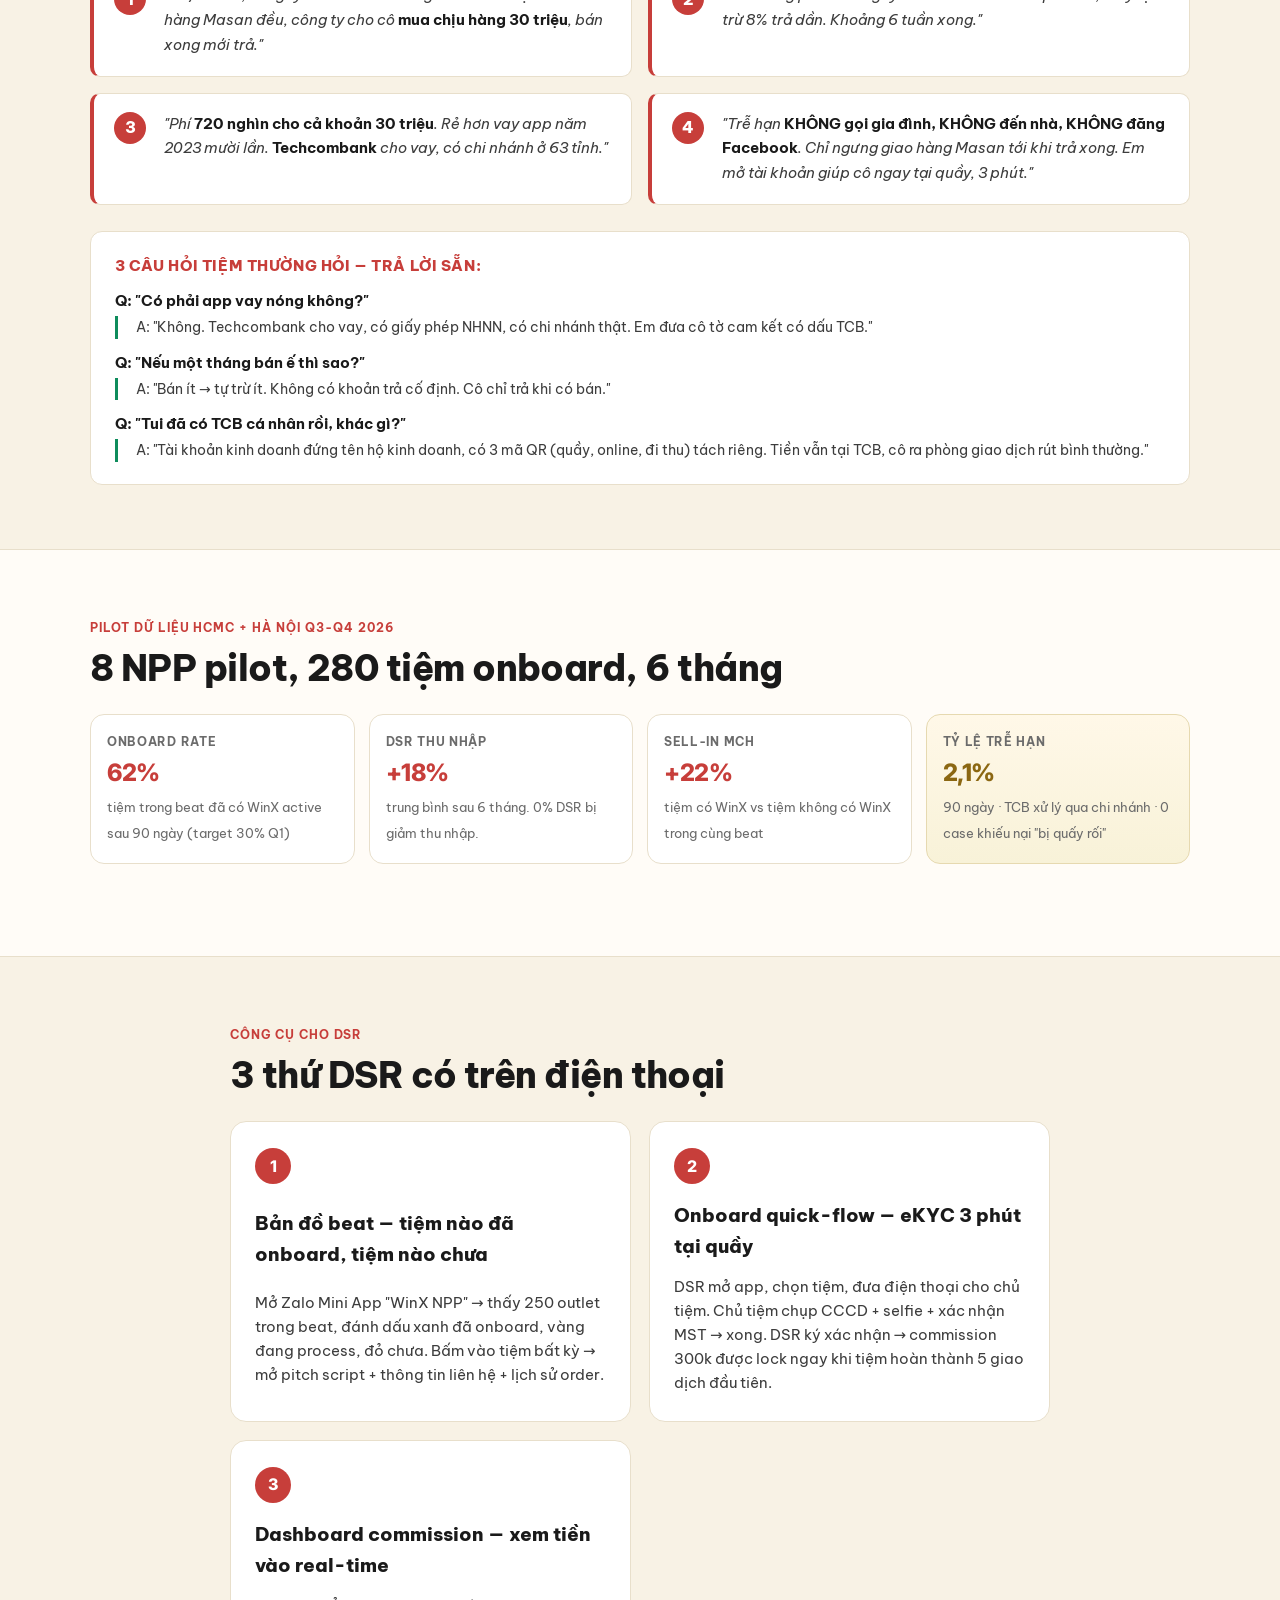
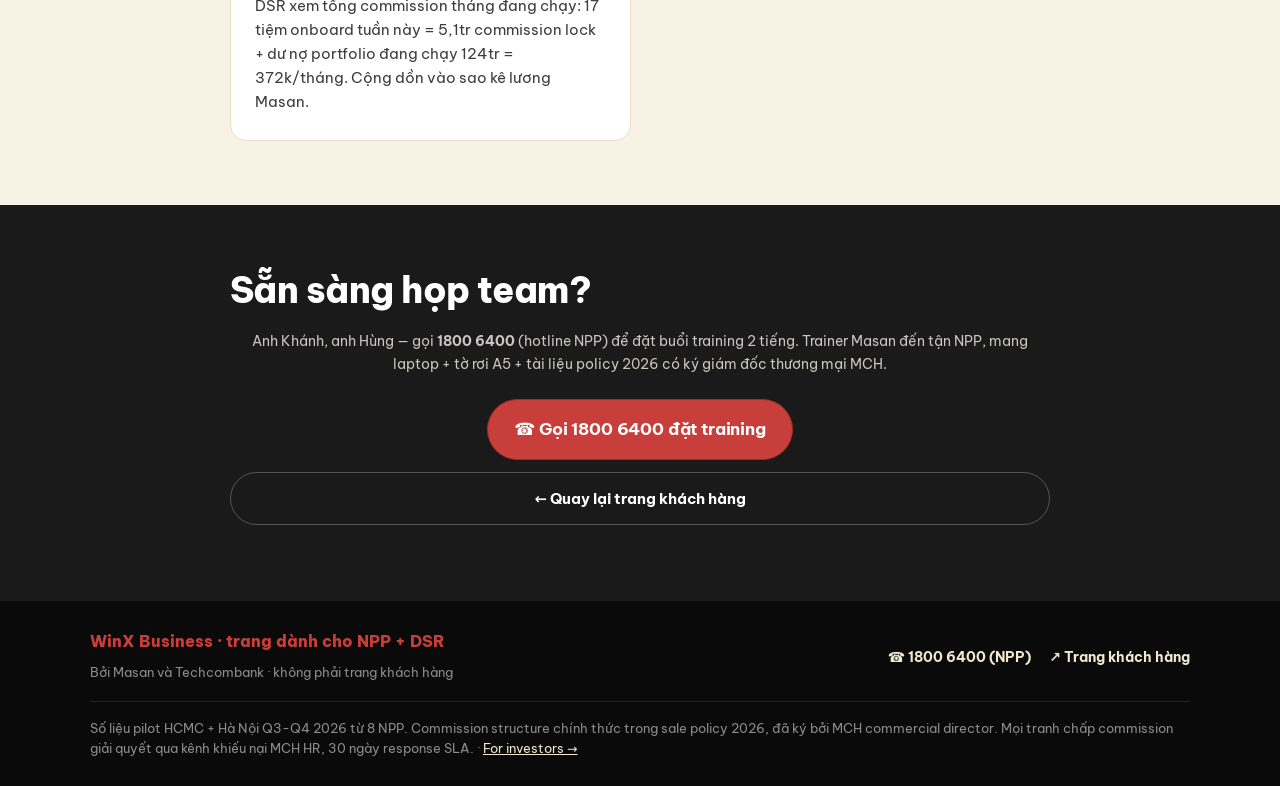
<file: npp.html>
<!DOCTYPE html>
<html lang="vi">
<head>
  <meta charset="UTF-8" />
  <meta name="viewport" content="width=device-width, initial-scale=1.0, viewport-fit=cover" />
  <meta name="theme-color" content="#C73E3A" />
  <meta name="description" content="WinX Business · trang dành cho NV phân phối Masan (DSR) và NPP supervisor. Commission, KPI, pitch script — trả lời 5 câu hỏi về việc làm." />
  <title>WinX Business · trang dành cho NV phân phối Masan và NPP supervisor</title>

  <link rel="preconnect" href="https://fonts.googleapis.com" />
  <link rel="preconnect" href="https://fonts.gstatic.com" crossorigin />
  <link href="https://fonts.googleapis.com/css2?family=Be+Vietnam+Pro:wght@500;600;700;800;900&family=Inter:wght@400;500;600;700;800&display=swap" rel="stylesheet" />

  <link rel="icon" href="data:image/svg+xml;utf8,<svg xmlns='http://www.w3.org/2000/svg' viewBox='0 0 64 64'><rect width='64' height='64' rx='14' fill='%23C73E3A'/><text x='50%25' y='54%25' dominant-baseline='middle' text-anchor='middle' font-family='Inter,sans-serif' font-weight='800' font-size='32' fill='white'>X</text></svg>" />
  <link rel="stylesheet" href="customer.css" />
</head>
<body class="c-body">

<header class="c-nav">
  <div class="c-nav-inner">
    <a class="c-brand" href="index.html">
      <span class="brand-mark" aria-hidden="true">
        <svg viewBox="0 0 36 36" width="28" height="28">
          <rect width="36" height="36" rx="9" fill="currentColor"/>
          <path d="M9 11l4.5 14M22.5 11L18 25M14 11l4 8 4-8" stroke="white" stroke-width="2.4" stroke-linecap="round" stroke-linejoin="round" fill="none"/>
        </svg>
      </span>
      <span class="brand-text">
        <span class="brand-name">WinX</span><span class="brand-suffix">Business</span>
      </span>
    </a>
    <span class="c-by">
      Trang dành cho <strong>NV phân phối Masan + NPP supervisor</strong>
    </span>
    <a class="c-hotline" href="tel:18006400">
      <span class="c-hotline-ic">☎</span>
      <span>
        <span class="c-hotline-cap">Hotline NPP</span>
        <strong>1800 6400</strong>
      </span>
    </a>
  </div>
</header>

<section class="c-hero c-hero-npp">
  <div class="c-hero-inner">
    <div class="c-hero-text">
      <span class="c-eyebrow">Anh Khánh, anh Hùng, anh Tâm — đọc trước khi họp team</span>
      <h1 class="c-h1">
        WinX <span class="ink-red">không thay thế DSR.</span><br>
        WinX trả DSR thêm tiền.
      </h1>
      <p class="c-lede">
        WinX Business là công cụ DSR cầm đi gặp tiệm — giống POSM nhưng có tiền. Tiệm onboard qua DSR, DSR ăn commission. Tiệm đặt hàng qua app, doanh số vẫn tính KPI DSR như cũ. Thu nợ tự động qua POS — DSR không phải đi đòi. Đây là 5 câu trả lời cụ thể.
      </p>
    </div>
  </div>
</section>

<!-- 5 ANSWERS -->
<section class="c-sec">
  <div class="c-sec-inner">
    <span class="c-sec-tag">5 câu hỏi sales rep và NPP supervisor hỏi nhiều nhất</span>
    <h2 class="c-h2">Hỏi thẳng. Trả lời thẳng.</h2>

    <div class="c-faq">

      <details open>
        <summary>1. Commission cho DSR khi onboard tiệm là bao nhiêu?</summary>
        <p><strong>300.000 ₫</strong> cho mỗi tiệm onboard thành công (mở tài khoản + 5 giao dịch POS đầu tiên trong 30 ngày). Cộng <strong>0,3% trên dư nợ trung bình</strong> của tiệm đó hàng tháng, trong 12 tháng. Tiệm cô Minh Anh dùng hạn mức 15tr trung bình = 45k/tháng cho anh Hùng × 12 tháng = 540k/tiệm/năm. Anh Hùng onboard 50 tiệm/quý = 50 × 300k = 15tr commission một lần + 50 × 540k = 27tr/năm chạy thẳng. Cộng vào lương cứng.</p>
      </details>

      <details>
        <summary>2. Tiệm đặt hàng qua app WinX — doanh số có còn tính KPI cho DSR không?</summary>
        <p><strong>Có. 100%.</strong> Tiệm đặt qua WinX vẫn đi qua NPP của DSR, vẫn tính vào KPI sell-in tháng của DSR và NPP. WinX chỉ là kênh order-capture — order vẫn route qua MobiWork DMS hiện tại, DSR vẫn nhận GPS check-in, vẫn nhận target. Đây là quy định bằng văn bản từ MCH commercial, sẽ có trong sale policy 2026.</p>
        <p><strong>Bonus:</strong> tiệm đặt qua app WinX có tỷ lệ hủy đơn thấp hơn ~40% so với phone order — vì WinX gắn order với hạn mức nhập hàng đã duyệt. Đơn không bị hủy = DSR không bị trừ KPI.</p>
      </details>

      <details>
        <summary>3. Thu nợ tiệm — khi tiệm trả qua TCB, ai gánh KPI thu hồi công nợ?</summary>
        <p>Khi tiệm dùng "Mua chịu hàng Masan" qua WinX, công nợ chuyển sang <strong>Techcombank</strong> (TCB ghi sổ, không phải NPP). DSR <strong>không còn phải đi đòi nợ tay</strong> cho phần này — TCB tự thu qua auto-trừ 8%/POS.</p>
        <p><strong>KPI thu nợ của DSR:</strong> phần công nợ truyền thống (NPP cấp credit terms riêng) vẫn giữ. Phần qua TCB không tính vào KPI thu nợ của DSR nữa — vì DSR không kiểm soát. Tổng KPI thu nợ của khu vực sẽ giảm, nhưng commission onboard + dư nợ bù lại nhiều hơn.</p>
        <p><strong>Số liệu pilot HCMC 8 NPP:</strong> DSR onboard 35 tiệm trung bình/quý, thu nhập trung bình tăng 18% sau 6 tháng. Không có DSR nào bị giảm thu nhập.</p>
      </details>

      <details>
        <summary>4. NPP supervisor (như anh Khánh) — KPI mới là gì?</summary>
        <p><strong>3 KPI mới cho supervisor:</strong></p>
        <ol>
          <li><strong>Onboard rate:</strong> % tiệm trong beat đã có tài khoản WinX active sau 90 ngày. Target Q1 = 30%, Q4 = 60%.</li>
          <li><strong>Mua chịu utilization:</strong> dư nợ trung bình trên đầu tiệm trong beat. Target Q4/2026 = 8 triệu/tiệm.</li>
          <li><strong>Sell-in growth:</strong> tăng trưởng sell-in MCH qua các tiệm onboard so với tiệm không onboard. Target ≥15% uplift.</li>
        </ol>
        <p><strong>Commission supervisor:</strong> 50.000 ₫/tiệm onboard trong beat + 0,1% dư nợ trung bình toàn beat × 12 tháng. Anh Khánh quản 250 outlet, onboard 60% = 150 tiệm × 50k = 7,5tr một lần + 150 × (dư nợ avg 8tr × 0,1% × 12) = 14,4tr/năm. Cộng vào lương supervisor.</p>
      </details>

      <details>
        <summary>5. Roadmap 12 tháng — DSR có còn việc không?</summary>
        <p><strong>Có. Vai trò chuyển nhưng không mất.</strong></p>
        <p><strong>Hôm nay (trước WinX):</strong> DSR làm 5 việc — đặt hàng, giao hàng, thu nợ, trưng bày, KPI bán hàng.</p>
        <p><strong>Sau WinX (12 tháng):</strong> DSR làm 4 việc — <span style="text-decoration:line-through;color:#8B8B8B">đặt hàng</span> (app làm), giao hàng (vẫn giao), <span style="text-decoration:line-through;color:#8B8B8B">thu nợ tay</span> (TCB tự thu), <strong>trưng bày + merchandising</strong>, <strong>KPI bán hàng</strong>, <strong>onboard tiệm mới</strong>.</p>
        <p>Thời gian DSR tiết kiệm được từ "không phải đi đòi nợ" và "không phải nhận order thủ công" — chuyển sang trưng bày tốt hơn + onboard tiệm mới. Đây là việc mang thêm tiền (300k/onboard + dư nợ %). Tổng thời gian/tuần không giảm. Tổng thu nhập tăng.</p>
        <p><strong>Tham chiếu:</strong> Mintifi Ấn Độ chạy mô hình này 6 năm với 300+ anchor — không có DSR nào mất việc, ngược lại NPP nào onboard nhiều thì DSR đó là người giàu nhất trong NPP.</p>
      </details>

    </div>
  </div>
</section>

<!-- PITCH SCRIPT -->
<section class="c-sec c-sec-bg">
  <div class="c-sec-inner">
    <span class="c-sec-tag">Cheat sheet pitch</span>
    <h2 class="c-h2">Cầm đi gặp tiệm — pitch 4 câu</h2>
    <p class="c-p">In ra A5, dán trong xe tải hoặc cầm trong cặp. Đọc nguyên văn cho chủ tiệm.</p>

    <div class="c-pitch">
      <div class="c-pitch-card">
        <span class="c-pitch-num">1</span>
        <p>"Cô/Chú ơi, công ty Masan có chương trình mới. Tiệm cô bán hàng Masan đều, công ty cho cô <strong>mua chịu hàng 30 triệu</strong>, bán xong mới trả."</p>
      </div>
      <div class="c-pitch-card">
        <span class="c-pitch-num">2</span>
        <p>"Cô không phải nhớ ngày trả. Mỗi đơn khách quét QR, máy tự trừ 8% trả dần. Khoảng 6 tuần xong."</p>
      </div>
      <div class="c-pitch-card">
        <span class="c-pitch-num">3</span>
        <p>"Phí <strong>720 nghìn cho cả khoản 30 triệu</strong>. Rẻ hơn vay app năm 2023 mười lần. <strong>Techcombank</strong> cho vay, có chi nhánh ở 63 tỉnh."</p>
      </div>
      <div class="c-pitch-card">
        <span class="c-pitch-num">4</span>
        <p>"Trễ hạn <strong>KHÔNG gọi gia đình, KHÔNG đến nhà, KHÔNG đăng Facebook</strong>. Chỉ ngưng giao hàng Masan tới khi trả xong. Em mở tài khoản giúp cô ngay tại quầy, 3 phút."</p>
      </div>
    </div>

    <div class="c-pitch-objections">
      <strong>3 câu hỏi tiệm thường hỏi — trả lời sẵn:</strong>
      <dl>
        <dt>Q: "Có phải app vay nóng không?"</dt>
        <dd>A: "Không. Techcombank cho vay, có giấy phép NHNN, có chi nhánh thật. Em đưa cô tờ cam kết có dấu TCB."</dd>
        <dt>Q: "Nếu một tháng bán ế thì sao?"</dt>
        <dd>A: "Bán ít → tự trừ ít. Không có khoản trả cố định. Cô chỉ trả khi có bán."</dd>
        <dt>Q: "Tui đã có TCB cá nhân rồi, khác gì?"</dt>
        <dd>A: "Tài khoản kinh doanh đứng tên hộ kinh doanh, có 3 mã QR (quầy, online, đi thu) tách riêng. Tiền vẫn tại TCB, cô ra phòng giao dịch rút bình thường."</dd>
      </dl>
    </div>
  </div>
</section>

<!-- PILOT DATA -->
<section class="c-sec">
  <div class="c-sec-inner">
    <span class="c-sec-tag">Pilot dữ liệu HCMC + Hà Nội Q3-Q4 2026</span>
    <h2 class="c-h2">8 NPP pilot, 280 tiệm onboard, 6 tháng</h2>

    <div class="c-num-grid">
      <div class="c-num">
        <span class="c-num-cap">Onboard rate</span>
        <strong>62%</strong>
        <span class="c-num-sub">tiệm trong beat đã có WinX active sau 90 ngày (target 30% Q1)</span>
      </div>
      <div class="c-num">
        <span class="c-num-cap">DSR thu nhập</span>
        <strong>+18%</strong>
        <span class="c-num-sub">trung bình sau 6 tháng. 0% DSR bị giảm thu nhập.</span>
      </div>
      <div class="c-num">
        <span class="c-num-cap">Sell-in MCH</span>
        <strong>+22%</strong>
        <span class="c-num-sub">tiệm có WinX vs tiệm không có WinX trong cùng beat</span>
      </div>
      <div class="c-num c-num-emph">
        <span class="c-num-cap">Tỷ lệ trễ hạn</span>
        <strong>2,1%</strong>
        <span class="c-num-sub">90 ngày · TCB xử lý qua chi nhánh · 0 case khiếu nại "bị quấy rối"</span>
      </div>
    </div>
  </div>
</section>

<!-- TOOLS -->
<section class="c-sec c-sec-bg">
  <div class="c-sec-inner c-sec-narrow">
    <span class="c-sec-tag">Công cụ cho DSR</span>
    <h2 class="c-h2">3 thứ DSR có trên điện thoại</h2>

    <div class="c-feat-grid">
      <article class="c-feat">
        <div class="c-feat-num">1</div>
        <h3>Bản đồ beat — tiệm nào đã onboard, tiệm nào chưa</h3>
        <p>Mở Zalo Mini App "WinX NPP" → thấy 250 outlet trong beat, đánh dấu xanh đã onboard, vàng đang process, đỏ chưa. Bấm vào tiệm bất kỳ → mở pitch script + thông tin liên hệ + lịch sử order.</p>
      </article>
      <article class="c-feat">
        <div class="c-feat-num">2</div>
        <h3>Onboard quick-flow — eKYC 3 phút tại quầy</h3>
        <p>DSR mở app, chọn tiệm, đưa điện thoại cho chủ tiệm. Chủ tiệm chụp CCCD + selfie + xác nhận MST → xong. DSR ký xác nhận → commission 300k được lock ngay khi tiệm hoàn thành 5 giao dịch đầu tiên.</p>
      </article>
      <article class="c-feat">
        <div class="c-feat-num">3</div>
        <h3>Dashboard commission — xem tiền vào real-time</h3>
        <p>DSR xem tổng commission tháng đang chạy: 17 tiệm onboard tuần này = 5,1tr commission lock + dư nợ portfolio đang chạy 124tr = 372k/tháng. Cộng dồn vào sao kê lương Masan.</p>
      </article>
    </div>
  </div>
</section>

<!-- FINAL CTA -->
<section class="c-sec c-sec-cta">
  <div class="c-sec-inner c-sec-narrow">
    <h2 class="c-h2 c-h2-light">Sẵn sàng họp team?</h2>
    <p class="c-cta-bottom-note" style="color:#C9C5BF;margin-top:18px;">
      Anh Khánh, anh Hùng — gọi <strong>1800 6400</strong> (hotline NPP) để đặt buổi training 2 tiếng. Trainer Masan đến tận NPP, mang laptop + tờ rơi A5 + tài liệu policy 2026 có ký giám đốc thương mại MCH.
    </p>
    <div class="c-cta-row" style="justify-content:center;margin-top:24px;">
      <a class="c-cta-primary c-cta-big" href="tel:18006400">☎ Gọi 1800 6400 đặt training</a>
      <a class="c-cta-ghost-dark" href="index.html">← Quay lại trang khách hàng</a>
    </div>
  </div>
</section>

<footer class="c-foot">
  <div class="c-foot-inner">
    <div class="c-foot-row">
      <div class="c-foot-brand">
        <strong>WinX Business · trang dành cho NPP + DSR</strong>
        <span>Bởi Masan và Techcombank · không phải trang khách hàng</span>
      </div>
      <div class="c-foot-contact">
        <a href="tel:18006400">☎ 1800 6400 (NPP)</a>
        <a href="index.html">↗ Trang khách hàng</a>
      </div>
    </div>
    <div class="c-foot-fine">
      Số liệu pilot HCMC + Hà Nội Q3-Q4 2026 từ 8 NPP. Commission structure chính thức trong sale policy 2026, đã ký bởi MCH commercial director. Mọi tranh chấp commission giải quyết qua kênh khiếu nại MCH HR, 30 ngày response SLA. ·
      <a href="ic.html">For investors →</a>
    </div>
  </div>
</footer>

</body>
</html>
</file>
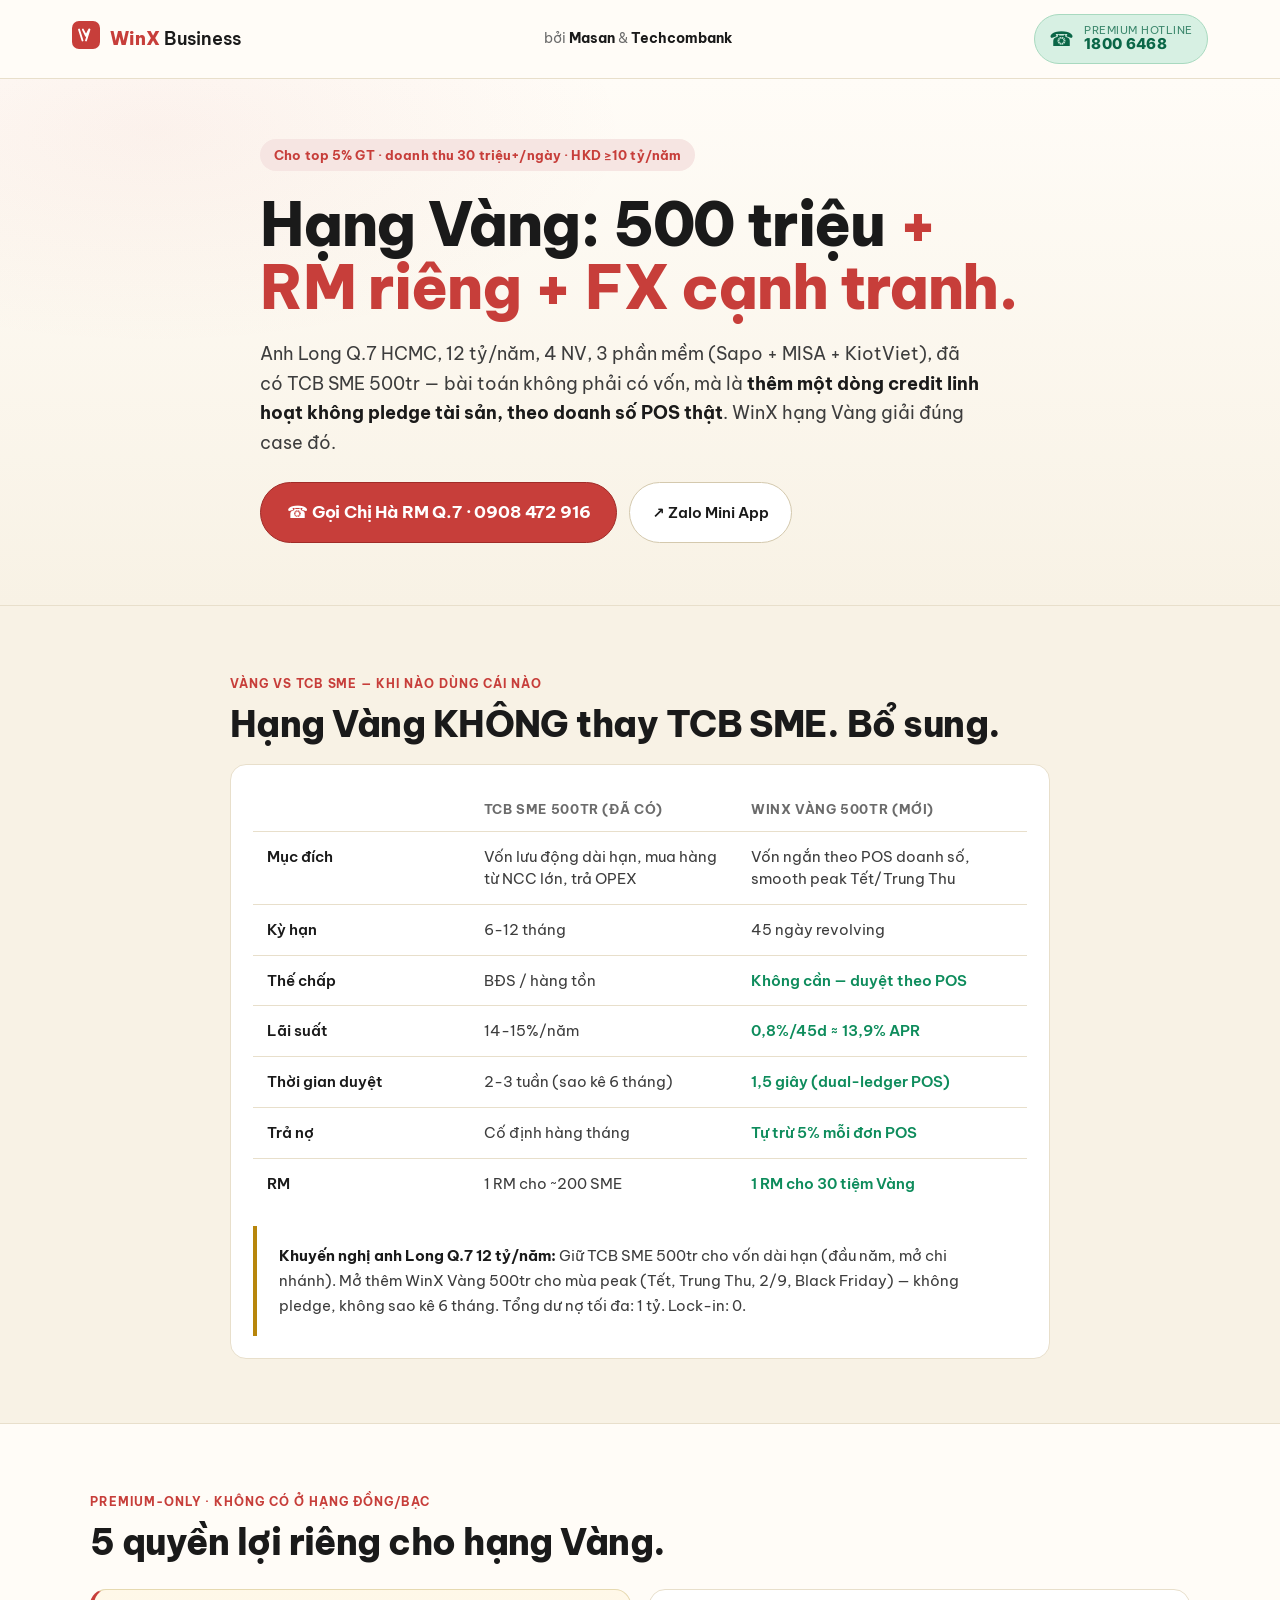
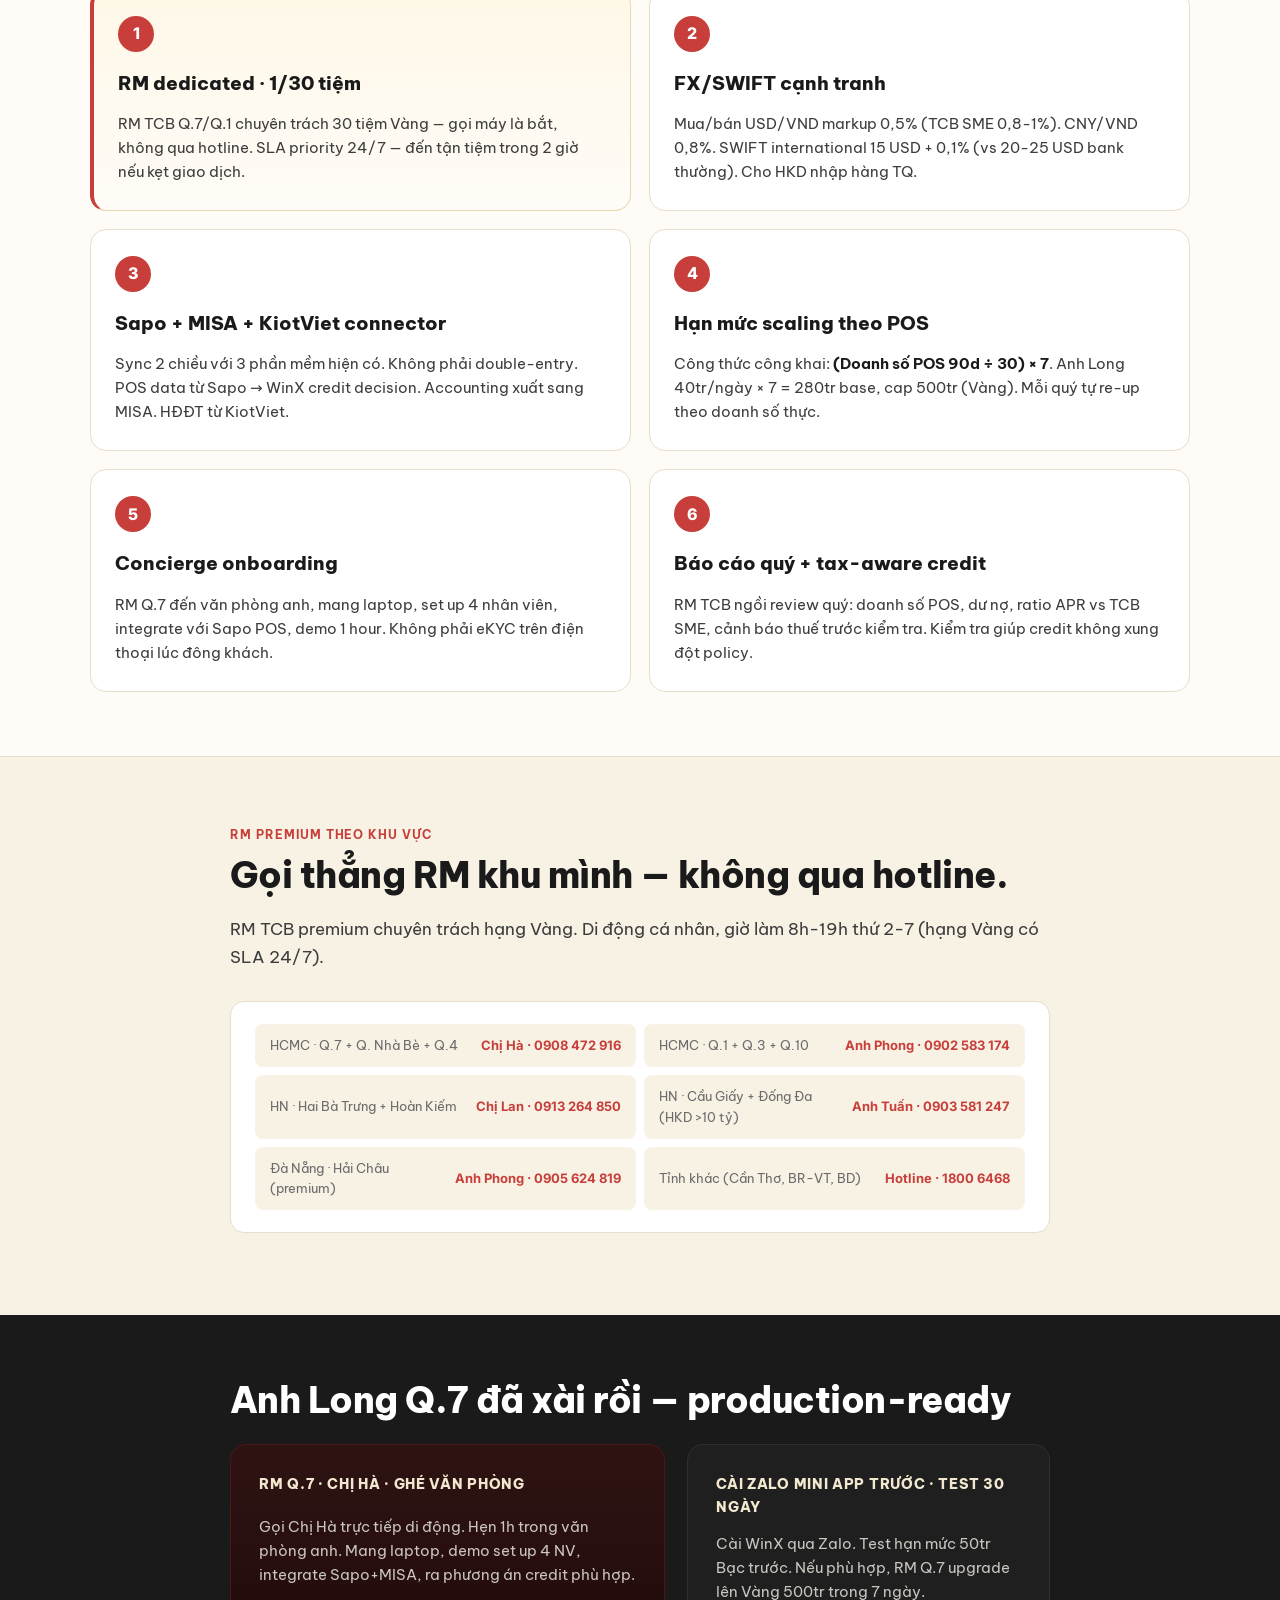
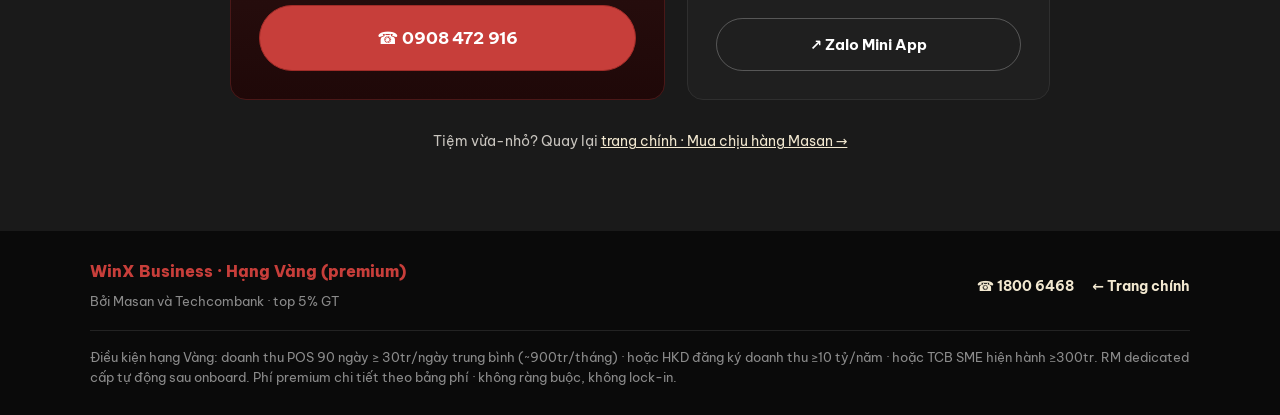
<file: premium.html>
<!DOCTYPE html>
<html lang="vi">
<head>
  <meta charset="UTF-8" />
  <meta name="viewport" content="width=device-width, initial-scale=1.0" />
  <meta name="theme-color" content="#C73E3A" />
  <meta name="description" content="WinX Business · Hạng Vàng cho tiệm doanh thu 30 triệu+/ngày · hạn mức 500 triệu · RM dedicated · FX/SWIFT · APR 13,9%." />
  <title>WinX · Hạng Vàng · 500tr + RM dedicated + FX/SWIFT · cho tiệm cao cấp 30tr+/ngày</title>
  <link rel="preconnect" href="https://fonts.googleapis.com" />
  <link rel="preconnect" href="https://fonts.gstatic.com" crossorigin />
  <link href="https://fonts.googleapis.com/css2?family=Be+Vietnam+Pro:wght@500;600;700;800;900&family=Inter:wght@400;600;700;800&display=swap" rel="stylesheet" />
  <link rel="icon" href="data:image/svg+xml;utf8,<svg xmlns='http://www.w3.org/2000/svg' viewBox='0 0 64 64'><rect width='64' height='64' rx='14' fill='%23C73E3A'/><text x='50%25' y='54%25' dominant-baseline='middle' text-anchor='middle' font-family='Inter,sans-serif' font-weight='800' font-size='32' fill='white'>X</text></svg>" />
  <link rel="stylesheet" href="customer.css" />
</head>
<body class="c-body">

<header class="c-nav">
  <div class="c-nav-inner">
    <a class="c-brand" href="index.html">
      <span class="brand-mark" aria-hidden="true">
        <svg viewBox="0 0 36 36" width="28" height="28">
          <rect width="36" height="36" rx="9" fill="currentColor"/>
          <path d="M9 11l4.5 14M22.5 11L18 25M14 11l4 8 4-8" stroke="white" stroke-width="2.4" stroke-linecap="round" stroke-linejoin="round" fill="none"/>
        </svg>
      </span>
      <span class="brand-text"><span class="brand-name">WinX</span><span class="brand-suffix">Business</span></span>
    </a>
    <span class="c-by">bởi <strong>Masan</strong> &amp; <strong>Techcombank</strong></span>
    <a class="c-hotline" href="tel:18006468">
      <span class="c-hotline-ic">☎</span>
      <span><span class="c-hotline-cap">Premium hotline</span><strong>1800 6468</strong></span>
    </a>
  </div>
</header>

<section class="c-hero c-hero-lean">
  <div class="c-hero-inner c-hero-lean-inner">
    <span class="c-eyebrow">Cho top 5% GT · doanh thu 30 triệu+/ngày · HKD ≥10 tỷ/năm</span>
    <h1 class="c-h1 c-h1-lean">
      Hạng Vàng: 500 triệu <span class="ink-red">+ RM riêng + FX cạnh tranh.</span>
    </h1>
    <p class="c-lede c-lede-lean">
      Anh Long Q.7 HCMC, 12 tỷ/năm, 4 NV, 3 phần mềm (Sapo + MISA + KiotViet), đã có TCB SME 500tr — bài toán không phải có vốn, mà là <strong>thêm một dòng credit linh hoạt không pledge tài sản, theo doanh số POS thật</strong>. WinX hạng Vàng giải đúng case đó.
    </p>

    <div class="c-cta-row">
      <a class="c-cta-primary c-cta-big" href="tel:0908472916">☎ Gọi Chị Hà RM Q.7 · 0908 472 916</a>
      <a class="c-cta-ghost" href="https://zalo.me/winx-business">↗ Zalo Mini App</a>
    </div>
  </div>
</section>

<section class="c-sec c-sec-bg">
  <div class="c-sec-inner c-sec-narrow">
    <span class="c-sec-tag">Vàng vs TCB SME — khi nào dùng cái nào</span>
    <h2 class="c-h2">Hạng Vàng KHÔNG thay TCB SME. Bổ sung.</h2>

    <div class="c-vs">
      <table class="c-vs-table">
        <thead><tr><th></th><th>TCB SME 500tr (đã có)</th><th>WinX Vàng 500tr (mới)</th></tr></thead>
        <tbody>
          <tr><td>Mục đích</td><td>Vốn lưu động dài hạn, mua hàng từ NCC lớn, trả OPEX</td><td>Vốn ngắn theo POS doanh số, smooth peak Tết/Trung Thu</td></tr>
          <tr><td>Kỳ hạn</td><td>6-12 tháng</td><td>45 ngày revolving</td></tr>
          <tr><td>Thế chấp</td><td>BĐS / hàng tồn</td><td><span class="good">Không cần — duyệt theo POS</span></td></tr>
          <tr><td>Lãi suất</td><td>14-15%/năm</td><td><span class="good">0,8%/45d ≈ 13,9% APR</span></td></tr>
          <tr><td>Thời gian duyệt</td><td>2-3 tuần (sao kê 6 tháng)</td><td><span class="good">1,5 giây (dual-ledger POS)</span></td></tr>
          <tr><td>Trả nợ</td><td>Cố định hàng tháng</td><td><span class="good">Tự trừ 5% mỗi đơn POS</span></td></tr>
          <tr><td>RM</td><td>1 RM cho ~200 SME</td><td><span class="good">1 RM cho 30 tiệm Vàng</span></td></tr>
        </tbody>
      </table>
      <div class="c-vs-verdict">
        <strong>Khuyến nghị anh Long Q.7 12 tỷ/năm:</strong> Giữ TCB SME 500tr cho vốn dài hạn (đầu năm, mở chi nhánh). Mở thêm WinX Vàng 500tr cho mùa peak (Tết, Trung Thu, 2/9, Black Friday) — không pledge, không sao kê 6 tháng. Tổng dư nợ tối đa: 1 tỷ. Lock-in: 0.
      </div>
    </div>
  </div>
</section>

<section class="c-sec">
  <div class="c-sec-inner">
    <span class="c-sec-tag">Premium-only · không có ở hạng Đồng/Bạc</span>
    <h2 class="c-h2">5 quyền lợi riêng cho hạng Vàng.</h2>

    <div class="c-feat-grid c-feat-grid-3">
      <article class="c-feat c-feat-hero">
        <div class="c-feat-num">1</div>
        <h3>RM dedicated · 1/30 tiệm</h3>
        <p>RM TCB Q.7/Q.1 chuyên trách 30 tiệm Vàng — gọi máy là bắt, không qua hotline. SLA priority 24/7 — đến tận tiệm trong 2 giờ nếu kẹt giao dịch.</p>
      </article>
      <article class="c-feat">
        <div class="c-feat-num">2</div>
        <h3>FX/SWIFT cạnh tranh</h3>
        <p>Mua/bán USD/VND markup 0,5% (TCB SME 0,8-1%). CNY/VND 0,8%. SWIFT international 15 USD + 0,1% (vs 20-25 USD bank thường). Cho HKD nhập hàng TQ.</p>
      </article>
      <article class="c-feat">
        <div class="c-feat-num">3</div>
        <h3>Sapo + MISA + KiotViet connector</h3>
        <p>Sync 2 chiều với 3 phần mềm hiện có. Không phải double-entry. POS data từ Sapo → WinX credit decision. Accounting xuất sang MISA. HĐĐT từ KiotViet.</p>
      </article>
      <article class="c-feat">
        <div class="c-feat-num">4</div>
        <h3>Hạn mức scaling theo POS</h3>
        <p>Công thức công khai: <strong>(Doanh số POS 90d ÷ 30) × 7</strong>. Anh Long 40tr/ngày × 7 = 280tr base, cap 500tr (Vàng). Mỗi quý tự re-up theo doanh số thực.</p>
      </article>
      <article class="c-feat">
        <div class="c-feat-num">5</div>
        <h3>Concierge onboarding</h3>
        <p>RM Q.7 đến văn phòng anh, mang laptop, set up 4 nhân viên, integrate với Sapo POS, demo 1 hour. Không phải eKYC trên điện thoại lúc đông khách.</p>
      </article>
      <article class="c-feat">
        <div class="c-feat-num">6</div>
        <h3>Báo cáo quý + tax-aware credit</h3>
        <p>RM TCB ngồi review quý: doanh số POS, dư nợ, ratio APR vs TCB SME, cảnh báo thuế trước kiểm tra. Kiểm tra giúp credit không xung đột policy.</p>
      </article>
    </div>
  </div>
</section>

<section class="c-sec c-sec-bg">
  <div class="c-sec-inner c-sec-narrow">
    <span class="c-sec-tag">RM Premium theo khu vực</span>
    <h2 class="c-h2">Gọi thẳng RM khu mình — không qua hotline.</h2>
    <p class="c-p">RM TCB premium chuyên trách hạng Vàng. Di động cá nhân, giờ làm 8h-19h thứ 2-7 (hạng Vàng có SLA 24/7).</p>

    <div class="c-rm-list" style="background:var(--card); border:1px solid var(--line); color:var(--ink);">
      <div class="c-rm-grid">
        <div class="c-rm" style="background:var(--bg-2); color:var(--ink);"><span style="color:var(--ink-3);">HCMC · Q.7 + Q. Nhà Bè + Q.4</span><strong style="color:var(--red);">Chị Hà · 0908 472 916</strong></div>
        <div class="c-rm" style="background:var(--bg-2); color:var(--ink);"><span style="color:var(--ink-3);">HCMC · Q.1 + Q.3 + Q.10</span><strong style="color:var(--red);">Anh Phong · 0902 583 174</strong></div>
        <div class="c-rm" style="background:var(--bg-2); color:var(--ink);"><span style="color:var(--ink-3);">HN · Hai Bà Trưng + Hoàn Kiếm</span><strong style="color:var(--red);">Chị Lan · 0913 264 850</strong></div>
        <div class="c-rm" style="background:var(--bg-2); color:var(--ink);"><span style="color:var(--ink-3);">HN · Cầu Giấy + Đống Đa (HKD &gt;10 tỷ)</span><strong style="color:var(--red);">Anh Tuấn · 0903 581 247</strong></div>
        <div class="c-rm" style="background:var(--bg-2); color:var(--ink);"><span style="color:var(--ink-3);">Đà Nẵng · Hải Châu (premium)</span><strong style="color:var(--red);">Anh Phong · 0905 624 819</strong></div>
        <div class="c-rm" style="background:var(--bg-2); color:var(--ink);"><span style="color:var(--ink-3);">Tỉnh khác (Cần Thơ, BR-VT, BD)</span><strong style="color:var(--red);">Hotline · 1800 6468</strong></div>
      </div>
    </div>
  </div>
</section>

<section class="c-sec c-sec-cta">
  <div class="c-sec-inner c-sec-narrow">
    <h2 class="c-h2 c-h2-light">Anh Long Q.7 đã xài rồi — production-ready</h2>
    <div class="c-cta-grid">
      <div class="c-cta-card c-cta-card-primary">
        <strong>RM Q.7 · Chị Hà · ghé văn phòng</strong>
        <p>Gọi Chị Hà trực tiếp di động. Hẹn 1h trong văn phòng anh. Mang laptop, demo set up 4 NV, integrate Sapo+MISA, ra phương án credit phù hợp.</p>
        <a class="c-cta-primary c-cta-big" href="tel:0908472916">☎ 0908 472 916</a>
      </div>
      <div class="c-cta-card">
        <strong>Cài Zalo Mini App trước · test 30 ngày</strong>
        <p>Cài WinX qua Zalo. Test hạn mức 50tr Bạc trước. Nếu phù hợp, RM Q.7 upgrade lên Vàng 500tr trong 7 ngày.</p>
        <a class="c-cta-ghost-dark" href="https://zalo.me/winx-business">↗ Zalo Mini App</a>
      </div>
    </div>
    <p class="c-cta-bottom-note">Tiệm vừa-nhỏ? Quay lại <a href="index.html">trang chính · Mua chịu hàng Masan →</a></p>
  </div>
</section>

<footer class="c-foot">
  <div class="c-foot-inner">
    <div class="c-foot-row">
      <div class="c-foot-brand">
        <strong>WinX Business · Hạng Vàng (premium)</strong>
        <span>Bởi Masan và Techcombank · top 5% GT</span>
      </div>
      <div class="c-foot-contact">
        <a href="tel:18006468">☎ 1800 6468</a>
        <a href="index.html">← Trang chính</a>
      </div>
    </div>
    <div class="c-foot-fine">
      Điều kiện hạng Vàng: doanh thu POS 90 ngày ≥ 30tr/ngày trung bình (~900tr/tháng) · hoặc HKD đăng ký doanh thu ≥10 tỷ/năm · hoặc TCB SME hiện hành ≥300tr. RM dedicated cấp tự động sau onboard. Phí premium chi tiết theo bảng phí · không ràng buộc, không lock-in.
    </div>
  </div>
</footer>

</body>
</html>
</file>
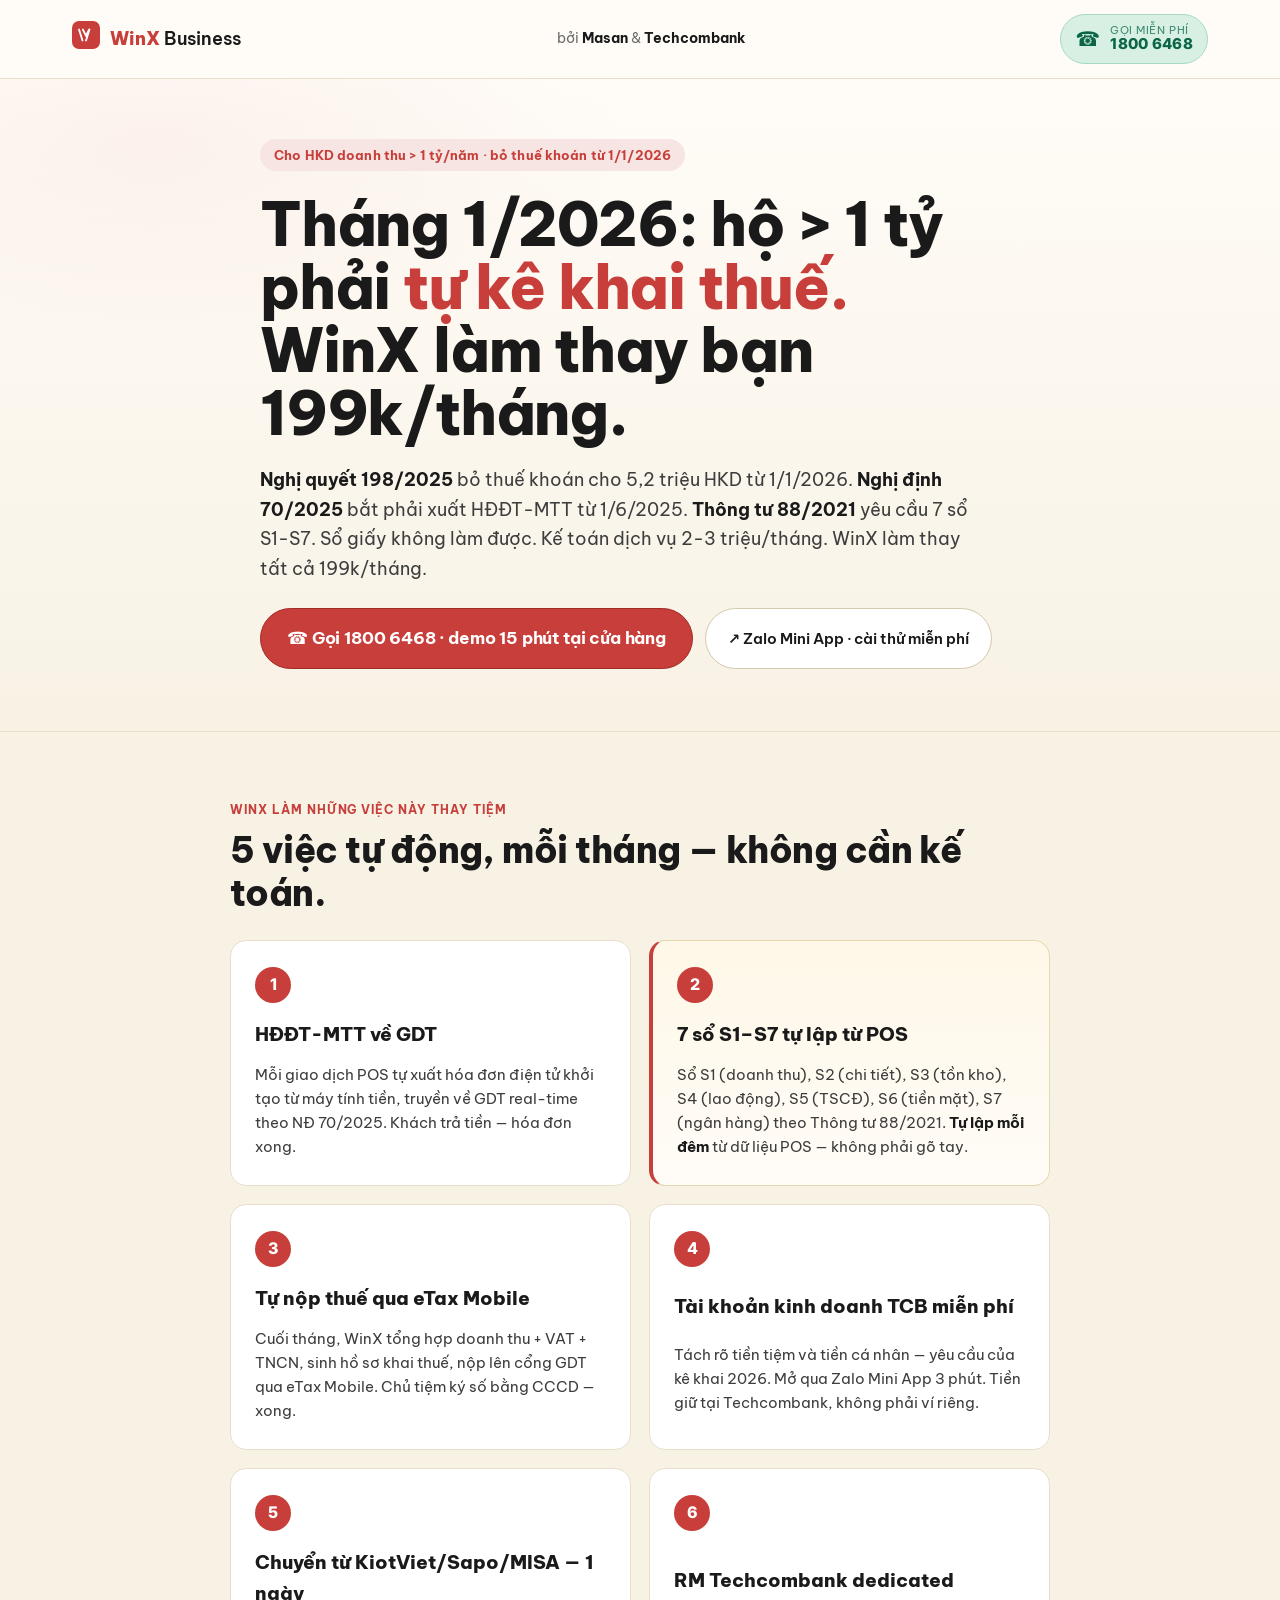
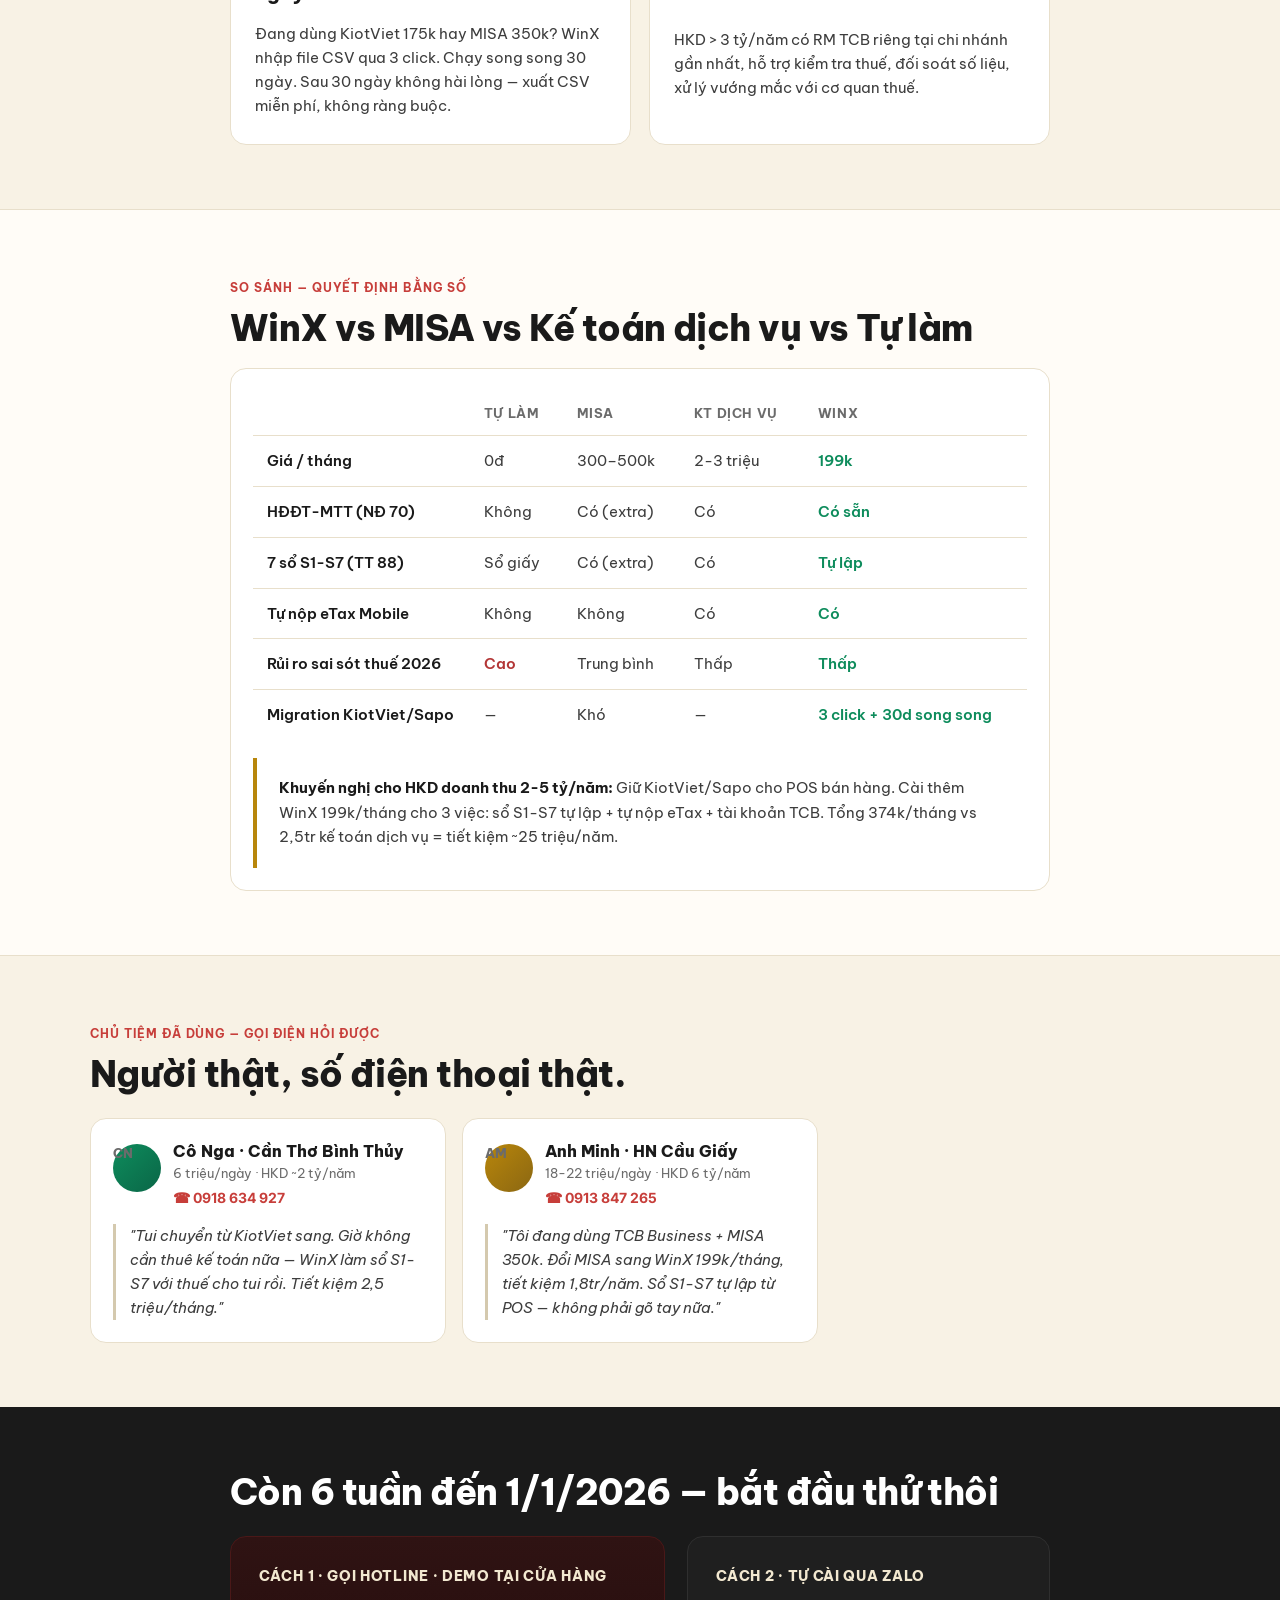
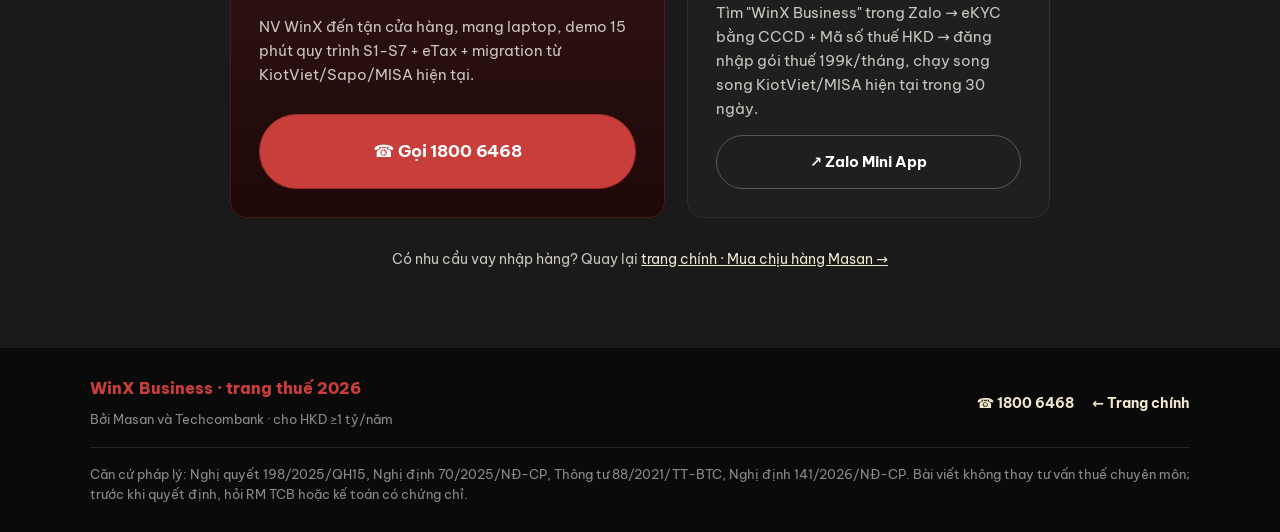
<file: thue.html>
<!DOCTYPE html>
<html lang="vi">
<head>
  <meta charset="UTF-8" />
  <meta name="viewport" content="width=device-width, initial-scale=1.0" />
  <meta name="theme-color" content="#C73E3A" />
  <meta name="description" content="WinX Business · Sổ sách + thuế 2026 cho HKD ≥1 tỷ/năm · Nghị quyết 198 + Nghị định 70 + sổ S1-S7 + eTax Mobile · 199 nghìn/tháng thay kế toán dịch vụ 2-3 triệu." />
  <title>WinX · Lo thuế 2026? · Sổ S1-S7 + eTax 199k/tháng · cho HKD doanh thu ≥1 tỷ/năm</title>
  <link rel="preconnect" href="https://fonts.googleapis.com" />
  <link rel="preconnect" href="https://fonts.gstatic.com" crossorigin />
  <link href="https://fonts.googleapis.com/css2?family=Be+Vietnam+Pro:wght@500;600;700;800;900&family=Inter:wght@400;600;700;800&display=swap" rel="stylesheet" />
  <link rel="icon" href="data:image/svg+xml;utf8,<svg xmlns='http://www.w3.org/2000/svg' viewBox='0 0 64 64'><rect width='64' height='64' rx='14' fill='%23C73E3A'/><text x='50%25' y='54%25' dominant-baseline='middle' text-anchor='middle' font-family='Inter,sans-serif' font-weight='800' font-size='32' fill='white'>X</text></svg>" />
  <link rel="stylesheet" href="customer.css" />
</head>
<body class="c-body">

<header class="c-nav">
  <div class="c-nav-inner">
    <a class="c-brand" href="index.html">
      <span class="brand-mark" aria-hidden="true">
        <svg viewBox="0 0 36 36" width="28" height="28">
          <rect width="36" height="36" rx="9" fill="currentColor"/>
          <path d="M9 11l4.5 14M22.5 11L18 25M14 11l4 8 4-8" stroke="white" stroke-width="2.4" stroke-linecap="round" stroke-linejoin="round" fill="none"/>
        </svg>
      </span>
      <span class="brand-text"><span class="brand-name">WinX</span><span class="brand-suffix">Business</span></span>
    </a>
    <span class="c-by">bởi <strong>Masan</strong> &amp; <strong>Techcombank</strong></span>
    <a class="c-hotline" href="tel:18006468">
      <span class="c-hotline-ic">☎</span>
      <span><span class="c-hotline-cap">Gọi miễn phí</span><strong>1800 6468</strong></span>
    </a>
  </div>
</header>

<section class="c-hero c-hero-lean">
  <div class="c-hero-inner c-hero-lean-inner">
    <span class="c-eyebrow">Cho HKD doanh thu &gt; 1 tỷ/năm · bỏ thuế khoán từ 1/1/2026</span>
    <h1 class="c-h1 c-h1-lean">
      Tháng 1/2026: hộ &gt; 1 tỷ phải <span class="ink-red">tự kê khai thuế.</span><br>
      WinX làm thay bạn 199k/tháng.
    </h1>
    <p class="c-lede c-lede-lean">
      <strong>Nghị quyết 198/2025</strong> bỏ thuế khoán cho 5,2 triệu HKD từ 1/1/2026. <strong>Nghị định 70/2025</strong> bắt phải xuất HĐĐT-MTT từ 1/6/2025. <strong>Thông tư 88/2021</strong> yêu cầu 7 sổ S1-S7. Sổ giấy không làm được. Kế toán dịch vụ 2-3 triệu/tháng. WinX làm thay tất cả 199k/tháng.
    </p>

    <div class="c-cta-row">
      <a class="c-cta-primary c-cta-big" href="tel:18006468">☎ Gọi 1800 6468 · demo 15 phút tại cửa hàng</a>
      <a class="c-cta-ghost" href="https://zalo.me/winx-business">↗ Zalo Mini App · cài thử miễn phí</a>
    </div>
  </div>
</section>

<section class="c-sec c-sec-bg">
  <div class="c-sec-inner c-sec-narrow">
    <span class="c-sec-tag">WinX làm những việc này thay tiệm</span>
    <h2 class="c-h2">5 việc tự động, mỗi tháng — không cần kế toán.</h2>

    <div class="c-feat-grid c-feat-grid-3">
      <article class="c-feat">
        <div class="c-feat-num">1</div>
        <h3>HĐĐT-MTT về GDT</h3>
        <p>Mỗi giao dịch POS tự xuất hóa đơn điện tử khởi tạo từ máy tính tiền, truyền về GDT real-time theo NĐ 70/2025. Khách trả tiền — hóa đơn xong.</p>
      </article>
      <article class="c-feat c-feat-hero">
        <div class="c-feat-num">2</div>
        <h3>7 sổ S1–S7 tự lập từ POS</h3>
        <p>Sổ S1 (doanh thu), S2 (chi tiết), S3 (tồn kho), S4 (lao động), S5 (TSCĐ), S6 (tiền mặt), S7 (ngân hàng) theo Thông tư 88/2021. <strong>Tự lập mỗi đêm</strong> từ dữ liệu POS — không phải gõ tay.</p>
      </article>
      <article class="c-feat">
        <div class="c-feat-num">3</div>
        <h3>Tự nộp thuế qua eTax Mobile</h3>
        <p>Cuối tháng, WinX tổng hợp doanh thu + VAT + TNCN, sinh hồ sơ khai thuế, nộp lên cổng GDT qua eTax Mobile. Chủ tiệm ký số bằng CCCD — xong.</p>
      </article>
      <article class="c-feat">
        <div class="c-feat-num">4</div>
        <h3>Tài khoản kinh doanh TCB miễn phí</h3>
        <p>Tách rõ tiền tiệm và tiền cá nhân — yêu cầu của kê khai 2026. Mở qua Zalo Mini App 3 phút. Tiền giữ tại Techcombank, không phải ví riêng.</p>
      </article>
      <article class="c-feat">
        <div class="c-feat-num">5</div>
        <h3>Chuyển từ KiotViet/Sapo/MISA — 1 ngày</h3>
        <p>Đang dùng KiotViet 175k hay MISA 350k? WinX nhập file CSV qua 3 click. Chạy song song 30 ngày. Sau 30 ngày không hài lòng — xuất CSV miễn phí, không ràng buộc.</p>
      </article>
      <article class="c-feat">
        <div class="c-feat-num">6</div>
        <h3>RM Techcombank dedicated</h3>
        <p>HKD &gt; 3 tỷ/năm có RM TCB riêng tại chi nhánh gần nhất, hỗ trợ kiểm tra thuế, đối soát số liệu, xử lý vướng mắc với cơ quan thuế.</p>
      </article>
    </div>
  </div>
</section>

<section class="c-sec">
  <div class="c-sec-inner c-sec-narrow">
    <span class="c-sec-tag">So sánh — quyết định bằng số</span>
    <h2 class="c-h2">WinX vs MISA vs Kế toán dịch vụ vs Tự làm</h2>

    <div class="c-vs">
      <table class="c-vs-table">
        <thead><tr><th></th><th>Tự làm</th><th>MISA</th><th>KT dịch vụ</th><th>WinX</th></tr></thead>
        <tbody>
          <tr><td>Giá / tháng</td><td>0đ</td><td>300–500k</td><td>2-3 triệu</td><td><span class="good">199k</span></td></tr>
          <tr><td>HĐĐT-MTT (NĐ 70)</td><td>Không</td><td>Có (extra)</td><td>Có</td><td><span class="good">Có sẵn</span></td></tr>
          <tr><td>7 sổ S1-S7 (TT 88)</td><td>Sổ giấy</td><td>Có (extra)</td><td>Có</td><td><span class="good">Tự lập</span></td></tr>
          <tr><td>Tự nộp eTax Mobile</td><td>Không</td><td>Không</td><td>Có</td><td><span class="good">Có</span></td></tr>
          <tr><td>Rủi ro sai sót thuế 2026</td><td><span class="bad">Cao</span></td><td>Trung bình</td><td>Thấp</td><td><span class="good">Thấp</span></td></tr>
          <tr><td>Migration KiotViet/Sapo</td><td>—</td><td>Khó</td><td>—</td><td><span class="good">3 click + 30d song song</span></td></tr>
        </tbody>
      </table>
      <div class="c-vs-verdict">
        <strong>Khuyến nghị cho HKD doanh thu 2-5 tỷ/năm:</strong> Giữ KiotViet/Sapo cho POS bán hàng. Cài thêm WinX 199k/tháng cho 3 việc: sổ S1-S7 tự lập + tự nộp eTax + tài khoản TCB. Tổng 374k/tháng vs 2,5tr kế toán dịch vụ = tiết kiệm ~25 triệu/năm.
      </div>
    </div>
  </div>
</section>

<section class="c-sec c-sec-bg">
  <div class="c-sec-inner">
    <span class="c-sec-tag">Chủ tiệm đã dùng — gọi điện hỏi được</span>
    <h2 class="c-h2">Người thật, số điện thoại thật.</h2>

    <div class="c-test-grid c-test-grid-6">
      <article class="c-test c-test-featured">
        <div class="c-test-head">
          <span class="c-test-avatar c-test-av-3">CN</span>
          <div>
            <strong>Cô Nga · Cần Thơ Bình Thủy</strong>
            <span>6 triệu/ngày · HKD ~2 tỷ/năm</span>
            <a class="c-test-phone" href="tel:0918634927">☎ 0918 634 927</a>
          </div>
        </div>
        <blockquote>"Tui chuyển từ KiotViet sang. Giờ không cần thuê kế toán nữa — WinX làm sổ S1-S7 với thuế cho tui rồi. Tiết kiệm 2,5 triệu/tháng."</blockquote>
      </article>

      <article class="c-test c-test-featured">
        <div class="c-test-head">
          <span class="c-test-avatar c-test-av-2">AM</span>
          <div>
            <strong>Anh Minh · HN Cầu Giấy</strong>
            <span>18-22 triệu/ngày · HKD 6 tỷ/năm</span>
            <a class="c-test-phone" href="tel:0913847265">☎ 0913 847 265</a>
          </div>
        </div>
        <blockquote>"Tôi đang dùng TCB Business + MISA 350k. Đổi MISA sang WinX 199k/tháng, tiết kiệm 1,8tr/năm. Sổ S1-S7 tự lập từ POS — không phải gõ tay nữa."</blockquote>
      </article>
    </div>
  </div>
</section>

<section class="c-sec c-sec-cta">
  <div class="c-sec-inner c-sec-narrow">
    <h2 class="c-h2 c-h2-light">Còn 6 tuần đến 1/1/2026 — bắt đầu thử thôi</h2>
    <div class="c-cta-grid">
      <div class="c-cta-card c-cta-card-primary">
        <strong>Cách 1 · Gọi hotline · demo tại cửa hàng</strong>
        <p>NV WinX đến tận cửa hàng, mang laptop, demo 15 phút quy trình S1-S7 + eTax + migration từ KiotViet/Sapo/MISA hiện tại.</p>
        <a class="c-cta-primary c-cta-big" href="tel:18006468">☎ Gọi 1800 6468</a>
      </div>
      <div class="c-cta-card">
        <strong>Cách 2 · Tự cài qua Zalo</strong>
        <p>Tìm "WinX Business" trong Zalo → eKYC bằng CCCD + Mã số thuế HKD → đăng nhập gói thuế 199k/tháng, chạy song song KiotViet/MISA hiện tại trong 30 ngày.</p>
        <a class="c-cta-ghost-dark" href="https://zalo.me/winx-business">↗ Zalo Mini App</a>
      </div>
    </div>
    <p class="c-cta-bottom-note">Có nhu cầu vay nhập hàng? Quay lại <a href="index.html">trang chính · Mua chịu hàng Masan →</a></p>
  </div>
</section>

<footer class="c-foot">
  <div class="c-foot-inner">
    <div class="c-foot-row">
      <div class="c-foot-brand">
        <strong>WinX Business · trang thuế 2026</strong>
        <span>Bởi Masan và Techcombank · cho HKD ≥1 tỷ/năm</span>
      </div>
      <div class="c-foot-contact">
        <a href="tel:18006468">☎ 1800 6468</a>
        <a href="index.html">← Trang chính</a>
      </div>
    </div>
    <div class="c-foot-fine">
      Căn cứ pháp lý: Nghị quyết 198/2025/QH15, Nghị định 70/2025/NĐ-CP, Thông tư 88/2021/TT-BTC, Nghị định 141/2026/NĐ-CP. Bài viết không thay tư vấn thuế chuyên môn; trước khi quyết định, hỏi RM TCB hoặc kế toán có chứng chỉ.
    </div>
  </div>
</footer>

</body>
</html>
</file>
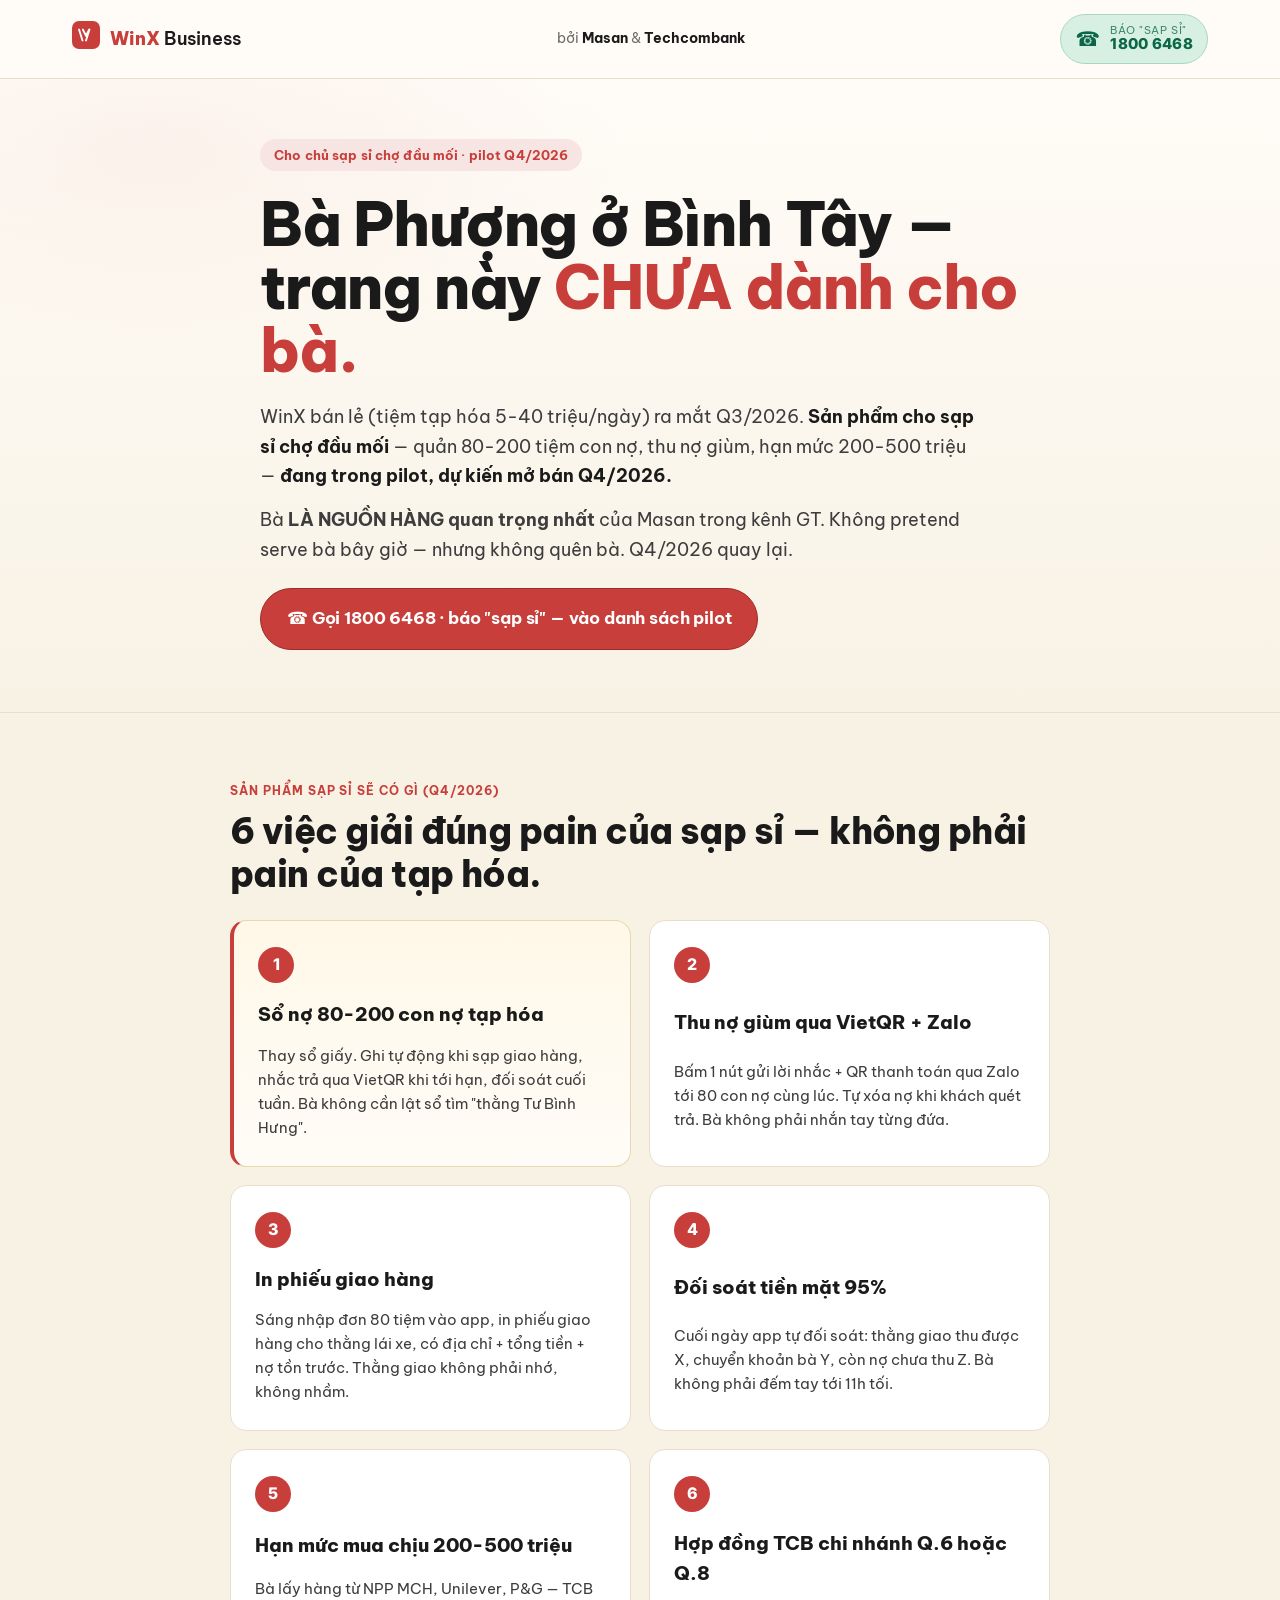
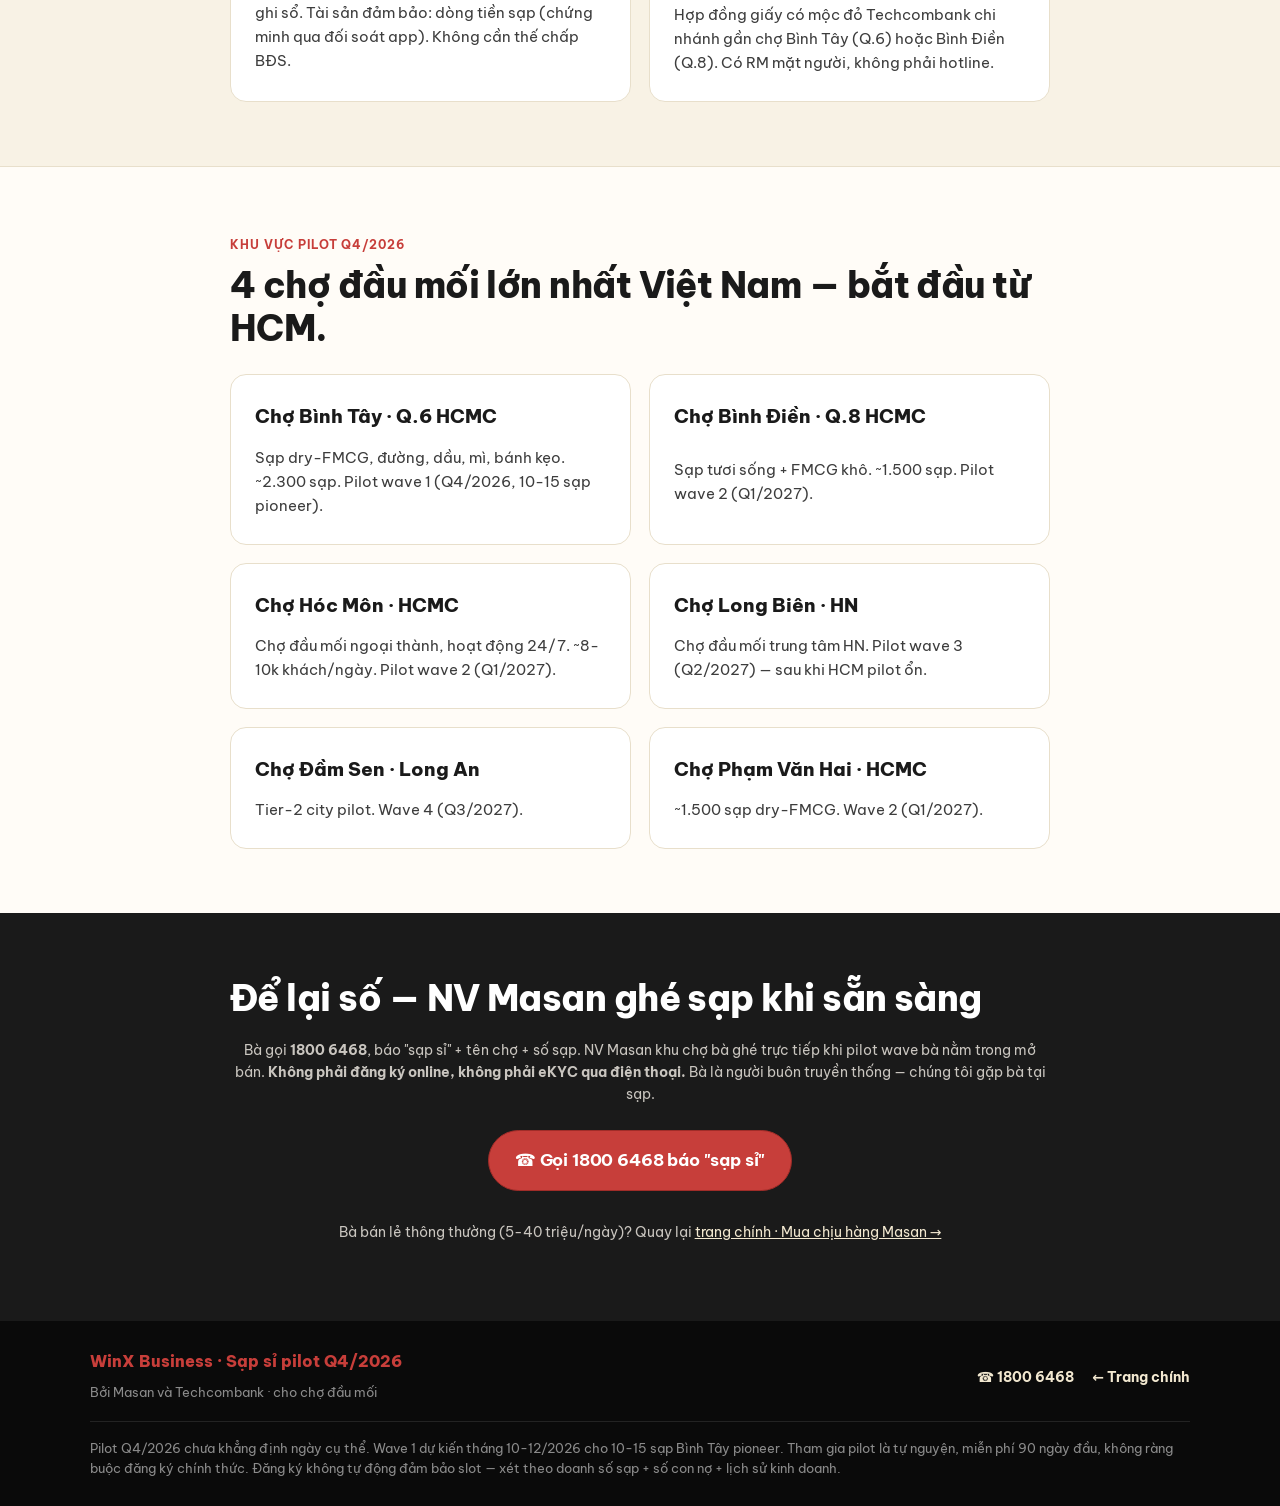
<file: wholesaler.html>
<!DOCTYPE html>
<html lang="vi">
<head>
  <meta charset="UTF-8" />
  <meta name="viewport" content="width=device-width, initial-scale=1.0" />
  <meta name="theme-color" content="#C73E3A" />
  <meta name="description" content="WinX Business · Sạp sỉ chợ đầu mối · Bình Tây Q.6, Bình Điền Q.8, Hóc Môn, Long Biên — Q4/2026 pilot · để lại số liên hệ pre-pilot." />
  <title>WinX · Sạp sỉ chợ đầu mối · Q4/2026 pilot · để lại số chờ NV Masan ghé</title>
  <link rel="preconnect" href="https://fonts.googleapis.com" />
  <link rel="preconnect" href="https://fonts.gstatic.com" crossorigin />
  <link href="https://fonts.googleapis.com/css2?family=Be+Vietnam+Pro:wght@500;600;700;800;900&family=Inter:wght@400;600;700;800&display=swap" rel="stylesheet" />
  <link rel="icon" href="data:image/svg+xml;utf8,<svg xmlns='http://www.w3.org/2000/svg' viewBox='0 0 64 64'><rect width='64' height='64' rx='14' fill='%23C73E3A'/><text x='50%25' y='54%25' dominant-baseline='middle' text-anchor='middle' font-family='Inter,sans-serif' font-weight='800' font-size='32' fill='white'>X</text></svg>" />
  <link rel="stylesheet" href="customer.css" />
</head>
<body class="c-body">

<header class="c-nav">
  <div class="c-nav-inner">
    <a class="c-brand" href="index.html">
      <span class="brand-mark" aria-hidden="true">
        <svg viewBox="0 0 36 36" width="28" height="28">
          <rect width="36" height="36" rx="9" fill="currentColor"/>
          <path d="M9 11l4.5 14M22.5 11L18 25M14 11l4 8 4-8" stroke="white" stroke-width="2.4" stroke-linecap="round" stroke-linejoin="round" fill="none"/>
        </svg>
      </span>
      <span class="brand-text"><span class="brand-name">WinX</span><span class="brand-suffix">Business</span></span>
    </a>
    <span class="c-by">bởi <strong>Masan</strong> &amp; <strong>Techcombank</strong></span>
    <a class="c-hotline" href="tel:18006468">
      <span class="c-hotline-ic">☎</span>
      <span><span class="c-hotline-cap">Báo "sạp sỉ"</span><strong>1800 6468</strong></span>
    </a>
  </div>
</header>

<section class="c-hero c-hero-lean">
  <div class="c-hero-inner c-hero-lean-inner">
    <span class="c-eyebrow">Cho chủ sạp sỉ chợ đầu mối · pilot Q4/2026</span>
    <h1 class="c-h1 c-h1-lean">
      Bà Phượng ở Bình Tây — trang này <span class="ink-red">CHƯA dành cho bà.</span>
    </h1>
    <p class="c-lede c-lede-lean">
      WinX bán lẻ (tiệm tạp hóa 5-40 triệu/ngày) ra mắt Q3/2026. <strong>Sản phẩm cho sạp sỉ chợ đầu mối</strong> — quản 80-200 tiệm con nợ, thu nợ giùm, hạn mức 200-500 triệu — <strong>đang trong pilot, dự kiến mở bán Q4/2026.</strong>
    </p>
    <p class="c-lede c-lede-lean" style="margin-top:-10px;">
      Bà <strong>LÀ NGUỒN HÀNG quan trọng nhất</strong> của Masan trong kênh GT. Không pretend serve bà bây giờ — nhưng không quên bà. Q4/2026 quay lại.
    </p>

    <div class="c-cta-row">
      <a class="c-cta-primary c-cta-big" href="tel:18006468">☎ Gọi 1800 6468 · báo "sạp sỉ" — vào danh sách pilot</a>
    </div>
  </div>
</section>

<section class="c-sec c-sec-bg">
  <div class="c-sec-inner c-sec-narrow">
    <span class="c-sec-tag">Sản phẩm sạp sỉ sẽ có gì (Q4/2026)</span>
    <h2 class="c-h2">6 việc giải đúng pain của sạp sỉ — không phải pain của tạp hóa.</h2>

    <div class="c-feat-grid c-feat-grid-3">
      <article class="c-feat c-feat-hero">
        <div class="c-feat-num">1</div>
        <h3>Sổ nợ 80-200 con nợ tạp hóa</h3>
        <p>Thay sổ giấy. Ghi tự động khi sạp giao hàng, nhắc trả qua VietQR khi tới hạn, đối soát cuối tuần. Bà không cần lật sổ tìm "thằng Tư Bình Hưng".</p>
      </article>
      <article class="c-feat">
        <div class="c-feat-num">2</div>
        <h3>Thu nợ giùm qua VietQR + Zalo</h3>
        <p>Bấm 1 nút gửi lời nhắc + QR thanh toán qua Zalo tới 80 con nợ cùng lúc. Tự xóa nợ khi khách quét trả. Bà không phải nhắn tay từng đứa.</p>
      </article>
      <article class="c-feat">
        <div class="c-feat-num">3</div>
        <h3>In phiếu giao hàng</h3>
        <p>Sáng nhập đơn 80 tiệm vào app, in phiếu giao hàng cho thằng lái xe, có địa chỉ + tổng tiền + nợ tồn trước. Thằng giao không phải nhớ, không nhầm.</p>
      </article>
      <article class="c-feat">
        <div class="c-feat-num">4</div>
        <h3>Đối soát tiền mặt 95%</h3>
        <p>Cuối ngày app tự đối soát: thằng giao thu được X, chuyển khoản bà Y, còn nợ chưa thu Z. Bà không phải đếm tay tới 11h tối.</p>
      </article>
      <article class="c-feat">
        <div class="c-feat-num">5</div>
        <h3>Hạn mức mua chịu 200-500 triệu</h3>
        <p>Bà lấy hàng từ NPP MCH, Unilever, P&amp;G — TCB ghi sổ. Tài sản đảm bảo: dòng tiền sạp (chứng minh qua đối soát app). Không cần thế chấp BĐS.</p>
      </article>
      <article class="c-feat">
        <div class="c-feat-num">6</div>
        <h3>Hợp đồng TCB chi nhánh Q.6 hoặc Q.8</h3>
        <p>Hợp đồng giấy có mộc đỏ Techcombank chi nhánh gần chợ Bình Tây (Q.6) hoặc Bình Điền (Q.8). Có RM mặt người, không phải hotline.</p>
      </article>
    </div>
  </div>
</section>

<section class="c-sec">
  <div class="c-sec-inner c-sec-narrow">
    <span class="c-sec-tag">Khu vực pilot Q4/2026</span>
    <h2 class="c-h2">4 chợ đầu mối lớn nhất Việt Nam — bắt đầu từ HCM.</h2>

    <div class="c-feat-grid c-feat-grid-3">
      <article class="c-feat">
        <h3>Chợ Bình Tây · Q.6 HCMC</h3>
        <p>Sạp dry-FMCG, đường, dầu, mì, bánh kẹo. ~2.300 sạp. Pilot wave 1 (Q4/2026, 10-15 sạp pioneer).</p>
      </article>
      <article class="c-feat">
        <h3>Chợ Bình Điền · Q.8 HCMC</h3>
        <p>Sạp tươi sống + FMCG khô. ~1.500 sạp. Pilot wave 2 (Q1/2027).</p>
      </article>
      <article class="c-feat">
        <h3>Chợ Hóc Môn · HCMC</h3>
        <p>Chợ đầu mối ngoại thành, hoạt động 24/7. ~8-10k khách/ngày. Pilot wave 2 (Q1/2027).</p>
      </article>
      <article class="c-feat">
        <h3>Chợ Long Biên · HN</h3>
        <p>Chợ đầu mối trung tâm HN. Pilot wave 3 (Q2/2027) — sau khi HCM pilot ổn.</p>
      </article>
      <article class="c-feat">
        <h3>Chợ Đầm Sen · Long An</h3>
        <p>Tier-2 city pilot. Wave 4 (Q3/2027).</p>
      </article>
      <article class="c-feat">
        <h3>Chợ Phạm Văn Hai · HCMC</h3>
        <p>~1.500 sạp dry-FMCG. Wave 2 (Q1/2027).</p>
      </article>
    </div>
  </div>
</section>

<section class="c-sec c-sec-cta">
  <div class="c-sec-inner c-sec-narrow">
    <h2 class="c-h2 c-h2-light">Để lại số — NV Masan ghé sạp khi sẵn sàng</h2>
    <p class="c-cta-bottom-note" style="color:#C9C5BF; margin: 18px 0 24px;">
      Bà gọi <strong>1800 6468</strong>, báo "sạp sỉ" + tên chợ + số sạp. NV Masan khu chợ bà ghé trực tiếp khi pilot wave bà nằm trong mở bán. <strong>Không phải đăng ký online, không phải eKYC qua điện thoại.</strong> Bà là người buôn truyền thống — chúng tôi gặp bà tại sạp.
    </p>
    <div class="c-cta-row" style="justify-content:center;">
      <a class="c-cta-primary c-cta-big" href="tel:18006468">☎ Gọi 1800 6468 báo "sạp sỉ"</a>
    </div>
    <p class="c-cta-bottom-note">Bà bán lẻ thông thường (5-40 triệu/ngày)? Quay lại <a href="index.html">trang chính · Mua chịu hàng Masan →</a></p>
  </div>
</section>

<footer class="c-foot">
  <div class="c-foot-inner">
    <div class="c-foot-row">
      <div class="c-foot-brand">
        <strong>WinX Business · Sạp sỉ pilot Q4/2026</strong>
        <span>Bởi Masan và Techcombank · cho chợ đầu mối</span>
      </div>
      <div class="c-foot-contact">
        <a href="tel:18006468">☎ 1800 6468</a>
        <a href="index.html">← Trang chính</a>
      </div>
    </div>
    <div class="c-foot-fine">
      Pilot Q4/2026 chưa khẳng định ngày cụ thể. Wave 1 dự kiến tháng 10-12/2026 cho 10-15 sạp Bình Tây pioneer. Tham gia pilot là tự nguyện, miễn phí 90 ngày đầu, không ràng buộc đăng ký chính thức. Đăng ký không tự động đảm bảo slot — xét theo doanh số sạp + số con nợ + lịch sử kinh doanh.
    </div>
  </div>
</footer>

</body>
</html>
</file>
<file: customer.css>
/* =====================================================
   WinX Business · customer-facing landing
   Designed for tạp hóa owners — plain Vietnamese,
   high readability, warm trust, mobile-first
   ===================================================== */

:root{
  --red:        #C73E3A;
  --red-2:      #A02C28;
  --red-soft:   #F6E5E2;
  --red-bg:     #FBF5F4;

  --gold:       #B8860B;
  --gold-2:     #8B6712;
  --gold-soft:  #F2E8D0;

  --ink:        #1A1A1A;
  --ink-2:      #3D3D3D;
  --ink-3:      #6B6B6B;
  --ink-4:      #8B8B8B;

  --bg:         #FFFCF7;
  --bg-2:       #F8F2E5;
  --card:       #FFFFFF;
  --line:       #E8DFCB;
  --line-2:     #D4C9AE;

  --good:       #0E8C5C;
  --good-soft:  #D7F0E3;
  --bad:        #B33636;
  --bad-soft:   #F8D9D9;
  --warn:       #C28116;
  --warn-soft:  #FDEAC4;
}

*{ box-sizing: border-box; }
html, body{ margin: 0; padding: 0; }
.c-body{
  font-family: 'Be Vietnam Pro', system-ui, -apple-system, sans-serif;
  color: var(--ink);
  background: var(--bg);
  line-height: 1.6;
  font-size: 16px;
  -webkit-font-smoothing: antialiased;
  text-rendering: optimizeLegibility;
}

a{ color: inherit; text-decoration: none; }

.ink-red{ color: var(--red); }
.good{ color: var(--good); font-weight: 600; }
.bad{ color: var(--bad); font-weight: 600; }

/* =====================================================
   HEADER
   ===================================================== */
.c-nav{
  position: sticky;
  top: 0;
  z-index: 50;
  background: rgba(255, 252, 247, 0.96);
  backdrop-filter: blur(10px);
  border-bottom: 1px solid var(--line);
}
.c-nav-inner{
  max-width: 1180px;
  margin: 0 auto;
  padding: 14px 22px;
  display: grid;
  grid-template-columns: auto 1fr auto;
  align-items: center;
  gap: 20px;
}
.c-nav-right{
  display: flex;
  align-items: center;
  gap: 10px;
}
.c-npp-link{
  display: inline-flex;
  align-items: center;
  gap: 10px;
  background: var(--red-soft);
  border: 1px solid #E6BFB9;
  padding: 8px 14px;
  border-radius: 999px;
  color: var(--red-2);
  transition: background .15s ease, border-color .15s ease;
}
.c-npp-link:hover{
  background: var(--red);
  border-color: var(--red-2);
  color: #fff;
}
.c-npp-ic{ font-size: 16px; }
.c-npp-cap{
  display: block;
  font-size: 10.5px;
  text-transform: uppercase;
  letter-spacing: 0.05em;
  opacity: 0.85;
  line-height: 1;
}
.c-npp-text strong{
  display: block;
  font-weight: 800;
  font-size: 13.5px;
  line-height: 1.2;
}
.c-brand{
  display: inline-flex;
  align-items: center;
  gap: 10px;
  color: var(--red);
  font-weight: 800;
}
.brand-text{ font-size: 18px; }
.brand-suffix{ font-weight: 600; color: var(--ink); margin-left: 4px; }
.c-by{
  font-size: 13.5px;
  color: var(--ink-3);
  text-align: center;
}
.c-by strong{ color: var(--ink); font-weight: 700; }

.c-hotline{
  display: inline-flex;
  align-items: center;
  gap: 10px;
  background: var(--good-soft);
  border: 1px solid #A8D9BF;
  padding: 8px 14px;
  border-radius: 999px;
  color: #0A6647;
}
.c-hotline-ic{ font-size: 20px; }
.c-hotline-cap{
  display: block;
  font-size: 10.5px;
  text-transform: uppercase;
  letter-spacing: 0.05em;
  opacity: 0.75;
  line-height: 1;
}
.c-hotline strong{
  display: block;
  font-family: 'Inter', sans-serif;
  font-weight: 800;
  letter-spacing: 0.02em;
  font-size: 15px;
  line-height: 1.2;
}

/* =====================================================
   HERO
   ===================================================== */
.c-hero{
  background:
    radial-gradient(800px 360px at 12% 10%, rgba(199,62,58,0.05), transparent 60%),
    linear-gradient(180deg, var(--bg) 0%, var(--bg-2) 100%);
  padding: 56px 22px 48px;
}
.c-hero-inner{
  max-width: 1100px;
  margin: 0 auto;
  display: grid;
  grid-template-columns: 1.4fr 1fr;
  gap: 44px;
  align-items: start;
}
.c-eyebrow{
  display: inline-block;
  font-size: 12.5px;
  font-weight: 700;
  color: var(--red);
  background: var(--red-soft);
  padding: 6px 14px;
  border-radius: 999px;
  letter-spacing: 0.01em;
  margin-bottom: 22px;
}
.c-h1{
  font-size: clamp(36px, 5.2vw, 56px);
  font-weight: 800;
  line-height: 1.1;
  letter-spacing: -0.02em;
  margin: 0 0 22px;
  color: var(--ink);
}
.c-lede{
  font-size: 18px;
  line-height: 1.65;
  color: var(--ink-2);
  margin: 0 0 26px;
  max-width: 580px;
}

.c-promise{
  background: var(--good-soft);
  border: 2px solid #A8D9BF;
  border-radius: 14px;
  padding: 18px 22px;
  margin: 0 0 26px;
  max-width: 580px;
}
.c-promise-hero{
  background: linear-gradient(180deg, #E8F8EF 0%, #D7F0E3 100%);
  border: 3px solid var(--good);
  padding: 22px 24px 18px;
  box-shadow: 0 4px 16px rgba(14, 140, 92, 0.12);
}
.c-promise-hero strong:first-child{
  font-size: 15.5px;
  color: #073E29;
}
.c-promise-hero li{ font-size: 15.5px; }
.c-promise-sub{
  display: block;
  margin-top: 12px;
  padding-top: 12px;
  border-top: 1px dashed #A8D9BF;
  font-size: 13px;
  color: #0A4F35;
  font-style: italic;
}
.c-promise > strong{
  display: block;
  font-size: 14.5px;
  font-weight: 800;
  color: #0A4F35;
  margin-bottom: 10px;
  text-transform: uppercase;
  letter-spacing: 0.04em;
}
.c-promise ul{
  margin: 0;
  padding: 0;
  list-style: none;
  display: grid;
  gap: 8px;
}
.c-promise li{
  display: grid;
  grid-template-columns: 22px 1fr;
  font-size: 15px;
  line-height: 1.5;
  color: #0A4F35;
}
.c-promise li strong{ color: #073E29; font-weight: 700; }
.ck{
  display: inline-block;
  width: 20px;
  height: 20px;
  border-radius: 50%;
  background: var(--good);
  color: #fff;
  text-align: center;
  font-size: 13px;
  line-height: 20px;
  font-weight: 700;
}

.c-cta-row{
  display: flex;
  flex-wrap: wrap;
  gap: 12px;
  margin-bottom: 12px;
}
.c-cta-primary{
  display: inline-flex;
  align-items: center;
  padding: 14px 22px;
  background: var(--red);
  color: #fff !important;
  border: 1px solid var(--red-2);
  border-radius: 999px;
  font-weight: 700;
  font-size: 15px;
  letter-spacing: -0.01em;
  transition: background .15s ease, transform .15s ease;
}
.c-cta-primary:hover{ background: var(--red-2); transform: translateY(-1px); }
.c-cta-big{ font-size: 17px; padding: 16px 26px; }

.c-cta-ghost{
  display: inline-flex;
  align-items: center;
  padding: 14px 22px;
  border: 1px solid var(--line-2);
  border-radius: 999px;
  color: var(--ink);
  font-weight: 600;
  font-size: 14.5px;
  background: var(--card);
  transition: border-color .15s ease;
}
.c-cta-ghost:hover{ border-color: var(--red); color: var(--red); }

.c-cta-note{
  font-size: 13.5px;
  color: var(--ink-3);
  margin: 0;
}

/* =====================================================
   WIN-WIN BOX (motive transparency · cô Lan)
   ===================================================== */
.c-winwin{
  background: linear-gradient(180deg, #FFF8E8 0%, #F8F2D8 100%);
  border-left: 4px solid var(--gold);
  border-radius: 0 12px 12px 0;
  padding: 16px 20px;
  margin: 0 0 26px;
  max-width: 580px;
  font-size: 14.5px;
  line-height: 1.65;
  color: #6B4A0F;
}
.c-winwin > strong:first-child{
  display: block;
  font-size: 15px;
  font-weight: 800;
  color: var(--gold-2);
  margin-bottom: 8px;
}
.c-winwin strong{ color: var(--ink); font-weight: 700; }

/* =====================================================
   RM LIST (local RM directory · cô Lan, cô Sáu)
   ===================================================== */
.c-rm-list{
  background: rgba(255,255,255,0.05);
  border: 1px solid rgba(255,255,255,0.12);
  border-radius: 14px;
  padding: 22px 24px;
  margin: 30px 0 18px;
}
.c-rm-list > strong{
  display: block;
  color: #FFFCF7;
  font-size: 14px;
  font-weight: 700;
  margin-bottom: 14px;
  line-height: 1.5;
}
.c-rm-grid{
  display: grid;
  grid-template-columns: repeat(2, 1fr);
  gap: 8px;
}
.c-rm{
  display: grid;
  grid-template-columns: 1fr auto;
  gap: 14px;
  align-items: center;
  padding: 10px 14px;
  background: rgba(0,0,0,0.18);
  border-radius: 8px;
  border: 1px solid rgba(255,255,255,0.06);
  font-size: 13px;
}
.c-rm span{ color: #C9C5BF; }
.c-rm strong{
  font-family: 'Inter', sans-serif;
  color: var(--gold-soft);
  font-weight: 700;
  white-space: nowrap;
}
.c-rm-note{
  margin: 14px 0 0;
  font-size: 12px;
  color: #8B867D;
  line-height: 1.55;
  font-style: italic;
}

@media (max-width: 700px){
  .c-rm-grid{ grid-template-columns: 1fr; }
  .c-rm{ grid-template-columns: 1fr; gap: 4px; }
}

/* =====================================================
   LEAN VERSION (R6 — mua chịu only, ~800 words)
   ===================================================== */
.c-hero-lean{ padding: 60px 22px 50px; }
.c-hero-lean-inner{ display: block; max-width: 760px; margin: 0 auto; text-align: left; }
.c-h1-lean{
  font-size: clamp(38px, 6vw, 60px);
  line-height: 1.05;
  margin: 0 0 20px;
}
.c-lede-lean{ font-size: 18px; max-width: 720px; margin: 0 0 24px; }
.c-h1-lean + .c-lede-lean strong{ color: var(--ink); }

.c-feat-grid-3{ grid-template-columns: repeat(3, 1fr); gap: 16px; }

.c-trust-row{
  display: grid;
  grid-template-columns: 1fr 1fr;
  gap: 22px;
  align-items: start;
  margin-top: 24px;
}
.c-trust-tests{
  display: grid;
  gap: 14px;
}
.c-contract-page-compact{
  padding: 20px 22px;
}
.c-contract-body-compact{
  font-size: 12.5px;
}
.c-contract-body-compact p{
  margin: 0 0 8px;
  line-height: 1.7;
}
.c-contract-body-compact .c-contract-list li{
  font-size: 12.5px;
  padding-left: 32px;
  margin-bottom: 5px;
  line-height: 1.55;
}
.c-contract-footer-compact{
  margin-top: 18px;
  padding-top: 14px;
  grid-template-columns: 1fr auto;
  gap: 16px;
}
.c-contract-footer-compact .c-contract-stamp-svg{
  width: 100px;
  height: 100px;
}

/* =====================================================
   HERO FORK (cô Hà routing — tax + premium fast lanes)
   ===================================================== */
.c-hero-fork{
  display: grid;
  gap: 10px;
  margin-top: 24px;
  padding-top: 22px;
  border-top: 1px dashed var(--line-2);
}
.c-hero-fork-cap{
  font-size: 12px;
  text-transform: uppercase;
  letter-spacing: 0.08em;
  font-weight: 700;
  color: var(--ink-3);
  margin-bottom: 2px;
}
.c-hero-fork-link{
  display: grid;
  grid-template-columns: 1fr auto;
  align-items: center;
  gap: 10px;
  padding: 12px 16px;
  background: var(--card);
  border: 1px solid var(--line);
  border-left: 4px solid var(--gold);
  border-radius: 0 10px 10px 0;
  transition: border-color .15s ease, transform .12s ease;
}
.c-hero-fork-link::after{
  content: "→";
  font-size: 18px;
  color: var(--ink-3);
  font-weight: 700;
}
.c-hero-fork-link strong{
  display: block;
  font-size: 14.5px;
  font-weight: 800;
  color: var(--ink);
  margin-bottom: 2px;
}
.c-hero-fork-link span{
  display: block;
  font-size: 13px;
  color: var(--ink-3);
  line-height: 1.45;
}
.c-hero-fork-tax{ border-left-color: var(--gold); }
.c-hero-fork-tax:hover{ border-color: var(--gold-2); transform: translateX(2px); }
.c-hero-fork-premium{ border-left-color: var(--red); }
.c-hero-fork-premium:hover{ border-color: var(--red-2); transform: translateX(2px); }

/* =====================================================
   MID-PAGE PREMIUM CTA
   ===================================================== */
.c-midcta{
  padding: 18px 22px;
  background: linear-gradient(180deg, var(--bg) 0%, var(--bg-2) 100%);
}
.c-midcta-card{
  display: grid;
  grid-template-columns: 1fr auto;
  align-items: center;
  gap: 18px;
  padding: 22px 26px;
  background: linear-gradient(135deg, #FFF3D6 0%, #F8E8B8 100%);
  border: 2px solid #C9A958;
  border-radius: 14px;
  color: var(--ink);
  transition: transform .15s ease, box-shadow .15s ease;
}
.c-midcta-card:hover{
  transform: translateY(-2px);
  box-shadow: 0 8px 22px rgba(184,134,11,0.16);
}
.c-midcta-card strong{
  display: block;
  font-size: 17px;
  font-weight: 800;
  color: var(--gold-2);
  margin-bottom: 6px;
  letter-spacing: -0.01em;
}
.c-midcta-card span{
  display: block;
  font-size: 13.5px;
  line-height: 1.55;
  color: #6B4A0F;
}
.c-midcta-arrow{
  font-size: 28px;
  font-weight: 800;
  color: var(--gold-2);
  line-height: 1;
}

@media (max-width: 700px){
  .c-midcta-card{ grid-template-columns: 1fr; text-align: center; }
  .c-midcta-arrow{ display: none; }
}

/* footer routes */
.c-foot-routes{
  display: grid;
  gap: 8px;
  padding: 14px 0;
  border-top: 1px solid rgba(255,255,255,0.1);
  border-bottom: 1px solid rgba(255,255,255,0.1);
  margin: 14px 0;
}
.c-foot-routes-cap{
  font-size: 11.5px;
  text-transform: uppercase;
  letter-spacing: 0.08em;
  color: var(--gold-soft);
  font-weight: 700;
  margin-bottom: 2px;
}
.c-foot-routes a{
  font-size: 13px;
  color: #C9C5BF;
  padding: 4px 0;
  transition: color .15s ease;
}
.c-foot-routes a strong{
  color: #fff;
  font-weight: 700;
}
.c-foot-routes a:hover{ color: var(--gold-soft); }
.c-foot-routes a:hover strong{ color: var(--gold-soft); }

@media (max-width: 800px){
  .c-trust-row{ grid-template-columns: 1fr; }
  .c-feat-grid-3{ grid-template-columns: 1fr; }
}

/* Hero rep card */
.c-hero-aside{ position: sticky; top: 92px; }
.c-rep{
  margin: 0;
  background: var(--card);
  border: 1px solid var(--line);
  border-radius: 18px;
  padding: 22px;
  box-shadow: 0 6px 20px rgba(24, 24, 24, 0.04);
}
.c-rep-avatar{
  position: relative;
  width: 100%;
  aspect-ratio: 1;
  border-radius: 14px;
  background: linear-gradient(135deg, #FFF3D6 0%, #F2E8D0 100%);
  display: flex;
  align-items: center;
  justify-content: center;
  font-size: 32px;
  font-weight: 800;
  color: var(--gold-2);
  margin-bottom: 16px;
  letter-spacing: -0.01em;
}
.c-rep-photo{
  font-family: 'Be Vietnam Pro', sans-serif;
}
.c-rep-badge{
  position: absolute;
  bottom: 12px;
  right: 12px;
  background: var(--red);
  color: #fff;
  font-size: 11px;
  font-weight: 800;
  padding: 4px 10px;
  border-radius: 999px;
  letter-spacing: 0.05em;
}
.c-rep-body{ display: grid; gap: 6px; }
.c-rep-body strong{ font-size: 18px; font-weight: 800; }
.c-rep-sub{ font-size: 13.5px; color: var(--ink-3); }
.c-rep-line{ font-size: 13.5px; color: var(--ink-2); font-weight: 500; }
.c-rep-phone{
  display: inline-block;
  margin-top: 8px;
  font-family: 'Inter', sans-serif;
  font-weight: 700;
  color: var(--red);
  font-size: 16px;
  letter-spacing: 0.01em;
}
.c-rep-note{
  margin-top: 12px;
  padding-top: 12px;
  border-top: 1px dashed var(--line);
  font-size: 12.5px;
  color: var(--ink-3);
  line-height: 1.5;
}

/* =====================================================
   SECTIONS · general
   ===================================================== */
.c-sec{
  padding: 64px 22px;
  border-top: 1px solid var(--line);
}
.c-sec-bg{ background: var(--bg-2); }
.c-sec-inner{
  max-width: 1100px;
  margin: 0 auto;
}
.c-sec-narrow{ max-width: 820px; }
.c-sec-tag{
  display: inline-block;
  font-size: 12px;
  font-weight: 700;
  color: var(--red);
  text-transform: uppercase;
  letter-spacing: 0.08em;
  margin-bottom: 10px;
}
.c-h2{
  font-size: clamp(26px, 3.2vw, 36px);
  font-weight: 800;
  line-height: 1.2;
  margin: 0 0 18px;
  letter-spacing: -0.015em;
  color: var(--ink);
}
.c-h2-light{ color: #fff; }
.c-p{
  font-size: 16.5px;
  line-height: 1.7;
  color: var(--ink-2);
  margin: 0 0 14px;
}
.c-p strong{ color: var(--ink); }

/* =====================================================
   EXAMPLE NUMBERS
   ===================================================== */
.c-num-grid{
  display: grid;
  grid-template-columns: repeat(4, 1fr);
  gap: 14px;
  margin: 24px 0 28px;
}
.c-num{
  background: var(--card);
  border: 1px solid var(--line);
  border-radius: 14px;
  padding: 18px 16px;
}
.c-num-cap{
  display: block;
  font-size: 11.5px;
  text-transform: uppercase;
  letter-spacing: 0.06em;
  color: var(--ink-3);
  font-weight: 700;
  margin-bottom: 8px;
}
.c-num strong{
  display: block;
  font-family: 'Inter', sans-serif;
  font-size: 24px;
  font-weight: 800;
  color: var(--red);
  letter-spacing: -0.02em;
  line-height: 1.1;
  margin-bottom: 8px;
}
.c-num-sub{
  font-size: 13px;
  color: var(--ink-3);
  line-height: 1.5;
}
.c-num-emph{
  background: linear-gradient(180deg, #FFF8E8 0%, #F8F2D8 100%);
  border-color: #E6D9B0;
}
.c-num-emph strong{ color: var(--gold-2); }

/* comparison table */
.c-vs{
  background: var(--card);
  border: 1px solid var(--line);
  border-radius: 16px;
  padding: 22px;
  margin-top: 18px;
}
.c-vs-cap{
  display: block;
  font-size: 11.5px;
  text-transform: uppercase;
  letter-spacing: 0.06em;
  color: var(--red);
  font-weight: 700;
  margin-bottom: 12px;
}
.c-vs-table{
  width: 100%;
  border-collapse: collapse;
  font-size: 14.5px;
}
.c-vs-table th{
  text-align: left;
  padding: 12px 14px;
  font-size: 12.5px;
  text-transform: uppercase;
  letter-spacing: 0.05em;
  color: var(--ink-3);
  border-bottom: 1px solid var(--line);
}
.c-vs-table td{
  padding: 14px;
  border-bottom: 1px solid var(--line);
  vertical-align: top;
  line-height: 1.5;
  color: var(--ink-2);
}
.c-vs-table td:first-child{ color: var(--ink); font-weight: 600; width: 28%; }
.c-vs-table tr:last-child td{ border-bottom: none; }

/* =====================================================
   4 FEATURES
   ===================================================== */
.c-feat-grid{
  display: grid;
  grid-template-columns: repeat(2, 1fr);
  gap: 18px;
  margin-top: 24px;
}
.c-feat{
  background: var(--card);
  border: 1px solid var(--line);
  border-radius: 16px;
  padding: 26px 24px;
  display: grid;
  gap: 10px;
}
.c-feat-hero{
  background: linear-gradient(180deg, #FFF8E8 0%, #FFFCF7 100%);
  border-color: #E6D9B0;
  border-left: 4px solid var(--red);
}
.c-feat-num{
  display: inline-flex;
  align-items: center;
  justify-content: center;
  width: 36px;
  height: 36px;
  border-radius: 50%;
  background: var(--red);
  color: #fff;
  font-family: 'Inter', sans-serif;
  font-size: 16px;
  font-weight: 800;
  margin-bottom: 6px;
}
.c-feat h3{
  font-size: 19px;
  font-weight: 800;
  margin: 0 0 4px;
  color: var(--ink);
}
.c-feat p{
  margin: 0;
  font-size: 15px;
  line-height: 1.6;
  color: var(--ink-2);
}
.c-feat p strong{ color: var(--ink); font-weight: 700; }
.c-feat-price{
  margin-top: 8px !important;
  padding-top: 12px;
  border-top: 1px dashed var(--line);
  font-size: 13.5px !important;
  color: var(--ink-3) !important;
}
.c-feat-price strong{ color: var(--good) !important; font-weight: 800 !important; }

/* =====================================================
   TIERS
   ===================================================== */
.c-tier-grid{
  display: grid;
  grid-template-columns: repeat(3, 1fr);
  gap: 16px;
  margin: 24px 0 22px;
}
.c-tier{
  background: var(--card);
  border: 1px solid var(--line);
  border-radius: 16px;
  padding: 24px;
}
.c-tier-mid{ border-color: #D4C9AE; box-shadow: 0 4px 14px rgba(184, 134, 11, 0.07); }
.c-tier-top{
  background: linear-gradient(180deg, #FFF3D6 0%, #FFFCF7 100%);
  border-color: #C9A958;
}
.c-tier header{
  display: grid;
  gap: 4px;
  margin-bottom: 16px;
  padding-bottom: 12px;
  border-bottom: 1px solid var(--line);
}
.c-tier header strong{ font-size: 16px; font-weight: 800; color: var(--ink); }
.c-tier header span{ font-size: 13px; color: var(--ink-3); }
.c-tier-amt{
  display: block;
  font-family: 'Inter', sans-serif;
  font-size: 22px;
  font-weight: 800;
  color: var(--red);
  letter-spacing: -0.01em;
  margin-bottom: 14px;
}
.c-tier-top .c-tier-amt{ color: var(--gold-2); }
.c-tier ul{
  margin: 0;
  padding-left: 18px;
  font-size: 14px;
  line-height: 1.7;
  color: var(--ink-2);
}
.c-tier ul li{ margin-bottom: 4px; }

.c-fairness{
  background: var(--good-soft);
  border-left: 4px solid var(--good);
  padding: 14px 18px;
  border-radius: 0 10px 10px 0;
  font-size: 14.5px;
  line-height: 1.6;
  color: #0A4F35;
  margin: 18px 0 0;
}
.c-fairness strong{ color: #073E29; font-weight: 800; }

/* =====================================================
   SEGMENT NAVIGATOR (hero-adjacent strip)
   ===================================================== */
.c-segnav{
  background: var(--ink);
  padding: 14px 22px;
  border-bottom: 1px solid #2F2F2F;
}
.c-segnav-inner{
  max-width: 1100px;
  margin: 0 auto;
}
.c-segnav-row{
  display: flex;
  flex-wrap: wrap;
  align-items: center;
  gap: 10px;
}
.c-segnav-cap{
  color: #C9C5BF;
  font-size: 13px;
  font-weight: 600;
  letter-spacing: 0.02em;
  margin-right: 6px;
}
.c-segnav-chip{
  display: inline-flex;
  align-items: center;
  padding: 7px 13px;
  background: rgba(255,255,255,0.08);
  border: 1px solid rgba(255,255,255,0.18);
  color: #FFFCF7;
  border-radius: 999px;
  font-size: 13px;
  font-weight: 600;
  transition: background .15s ease, border-color .15s ease;
}
.c-segnav-chip:hover{
  background: rgba(199,62,58,0.18);
  border-color: var(--red);
}
.c-segnav-chip-warn{
  background: rgba(194,129,22,0.16);
  border-color: rgba(194,129,22,0.45);
  color: #FFE8C7;
}
.c-segnav-chip-amber{
  background: rgba(184,134,11,0.16);
  border-color: rgba(184,134,11,0.45);
  color: #FFF3D6;
}

/* =====================================================
   CONTRACT MOCKUP (anh Tùng / app-loan PTSD)
   ===================================================== */
.c-sec-contract{ background: #FBF9F3; }
.c-contract-mock{
  margin-top: 24px;
  display: grid;
  gap: 14px;
}
.c-contract-page{
  background: #FFFBF0;
  border: 1px solid #D4C9AE;
  border-radius: 8px;
  padding: 28px 30px;
  box-shadow: 0 8px 28px rgba(60, 40, 0, 0.10), 0 2px 6px rgba(60, 40, 0, 0.06);
  position: relative;
  font-family: 'Be Vietnam Pro', serif;
  color: #1A1A1A;
  background-image:
    linear-gradient(rgba(212, 201, 174, 0.18) 1px, transparent 1px);
  background-size: 100% 28px;
}
.c-contract-header{
  display: grid;
  grid-template-columns: auto 1fr;
  gap: 18px;
  align-items: center;
  border-bottom: 2px solid var(--red);
  padding-bottom: 14px;
  margin-bottom: 18px;
}
.c-contract-logo{
  display: flex;
  align-items: center;
  gap: 10px;
}
.c-contract-logo-mark{
  background: var(--red);
  color: #fff;
  font-weight: 800;
  font-size: 16px;
  padding: 8px 12px;
  border-radius: 6px;
  letter-spacing: 0.04em;
}
.c-contract-logo-name{
  font-weight: 800;
  font-size: 18px;
  color: var(--red-2);
  letter-spacing: -0.01em;
}
.c-contract-meta strong{
  display: block;
  font-size: 13.5px;
  font-weight: 800;
  letter-spacing: 0.05em;
  text-transform: uppercase;
}
.c-contract-meta span{
  display: block;
  font-size: 11.5px;
  color: var(--ink-3);
  margin-top: 4px;
}
.c-contract-body p{
  margin: 0 0 10px;
  font-size: 13.5px;
  line-height: 1.85;
}
.c-contract-body p strong{ font-weight: 700; color: var(--ink); }
.c-contract-list{
  margin: 4px 0 14px;
  padding-left: 0;
  list-style: none;
}
.c-contract-list li{
  font-size: 13.5px;
  line-height: 1.75;
  padding-left: 36px;
  position: relative;
  margin-bottom: 8px;
}
.c-contract-list li strong{
  position: absolute;
  left: 8px;
  font-weight: 700;
  color: var(--red);
}
.c-contract-footer{
  display: grid;
  grid-template-columns: 1fr 1fr auto;
  gap: 24px;
  align-items: end;
  margin-top: 36px;
  padding-top: 22px;
  border-top: 1px dashed var(--line-2);
  position: relative;
}
.c-contract-sig{
  display: grid;
  gap: 4px;
}
.c-contract-sig-cap{
  font-size: 11px;
  text-transform: uppercase;
  letter-spacing: 0.07em;
  font-weight: 700;
  color: var(--ink-3);
}
.c-contract-sig-line{
  font-family: 'Inter', monospace;
  color: #6B6B6B;
  font-size: 14px;
  margin-top: 2px;
}
.c-contract-sig-name{
  font-size: 12.5px;
  color: var(--ink-2);
}
.c-contract-sig-tcb .c-contract-sig-name:nth-child(3){
  font-weight: 700;
  font-style: italic;
  font-family: 'Be Vietnam Pro', cursive;
  font-size: 16px;
  color: #2D2A21;
}
.c-contract-stamp-svg{
  width: 130px;
  height: 130px;
  transform: rotate(-8deg);
  filter: drop-shadow(0 1px 0 rgba(199,62,58,0.15));
  opacity: 0.92;
}
.c-contract-cap{
  text-align: center;
  font-size: 13.5px;
  color: var(--ink-3);
  line-height: 1.6;
  margin: 0;
  font-style: italic;
}
.c-contract-cap strong{ color: var(--ink); font-style: normal; }

/* =====================================================
   WHOLESALER DEDICATED SECTION (bà Phượng)
   ===================================================== */
.c-sec-wholesale{ background: linear-gradient(180deg, #FFF3E0 0%, #FFEEC9 100%); }
.c-wholesale-features{
  background: var(--card);
  border: 1px solid #D4C9AE;
  border-radius: 14px;
  padding: 22px 24px;
  margin: 22px 0 18px;
}
.c-wholesale-features > strong{
  display: block;
  font-size: 15px;
  font-weight: 800;
  color: #6B4A0F;
  margin-bottom: 12px;
}
.c-wholesale-features ul{
  margin: 0;
  padding-left: 20px;
  font-size: 14.5px;
  line-height: 1.75;
  color: var(--ink-2);
}
.c-wholesale-features ul li{ margin-bottom: 6px; }
.c-wholesale-features ul strong{ color: var(--ink); }
.c-wholesale-cta{
  display: grid;
  gap: 10px;
  margin: 18px 0;
  padding: 18px 22px;
  background: var(--card);
  border-left: 4px solid var(--gold);
  border-radius: 0 12px 12px 0;
}
.c-wholesale-cta > strong{
  font-size: 14.5px;
  font-weight: 700;
  color: var(--ink);
}
.c-wholesale-cta .c-cta-primary{ justify-self: start; }
.c-wholesale-cta .c-cta-sub{
  text-align: left;
  font-size: 12.5px;
  color: var(--ink-3);
}
.c-wholesale-honesty{
  background: #FFFBF0;
  border: 1px dashed #C9A958;
  border-radius: 10px;
  padding: 14px 18px;
  font-size: 14.5px;
  line-height: 1.65;
  color: #6B4A0F;
  margin: 14px 0 0;
}

/* =====================================================
   VINSHOP BRIDGE OFFER (cô Nhi)
   ===================================================== */
.c-vs-bridge{
  margin-top: 18px;
  background: linear-gradient(180deg, #EEEEFF 0%, #FFFFFF 100%);
  border: 2px solid #C9C5F3;
  border-radius: 14px;
  padding: 22px 24px;
}
.c-vs-bridge > strong{
  display: block;
  font-size: 15.5px;
  font-weight: 800;
  color: #3730A3;
  margin-bottom: 10px;
}
.c-vs-bridge p{
  margin: 0 0 10px;
  font-size: 14.5px;
  line-height: 1.65;
  color: var(--ink-2);
}
.c-vs-bridge p strong{ color: var(--ink); }
.c-vs-bridge ul{
  margin: 0 0 12px;
  padding-left: 18px;
  font-size: 14px;
  line-height: 1.7;
  color: var(--ink-2);
}
.c-vs-bridge ul li{ margin-bottom: 4px; }
.c-vs-bridge ul strong{ color: var(--ink); }
.c-vs-bridge-note{
  font-size: 13px !important;
  color: var(--ink-3) !important;
  font-style: italic;
  padding-top: 8px;
  border-top: 1px dashed #C9C5F3;
}
.c-vs-bridge .c-cta-primary{ background: #4F46E5; border-color: #3730A3; }
.c-vs-bridge .c-cta-primary:hover{ background: #3730A3; }

/* =====================================================
   FEATURED TESTIMONIALS (first 3 = priority cities)
   ===================================================== */
.c-test-featured{
  background: linear-gradient(180deg, #FFFDF5 0%, #FFFCF7 100%);
  border-color: var(--gold);
  border-left: 4px solid var(--red);
}

/* =====================================================
   CREDIT FORMULA (anh Tài)
   ===================================================== */
.c-formula{
  background: var(--card);
  border: 1px solid var(--line);
  border-radius: 14px;
  padding: 22px 24px;
  margin-top: 22px;
}
.c-formula > strong:first-child{
  display: block;
  font-size: 15px;
  font-weight: 800;
  color: var(--ink);
  margin-bottom: 12px;
}
.c-formula-math{
  background: #FFF8E8;
  border-left: 4px solid var(--gold);
  border-radius: 0 8px 8px 0;
  padding: 16px 18px;
  margin-bottom: 14px;
  font-family: 'JetBrains Mono', monospace;
}
.c-formula-line{
  font-size: 16px;
  color: var(--ink);
  line-height: 1.55;
}
.c-formula-line strong{ color: var(--red); font-weight: 700; }
.c-formula-example{
  padding: 14px 18px;
  background: var(--bg-2);
  border-radius: 8px;
  margin-bottom: 14px;
}
.c-formula-cap{
  display: block;
  font-size: 12.5px;
  text-transform: uppercase;
  letter-spacing: 0.06em;
  color: var(--ink-3);
  font-weight: 700;
  margin-bottom: 8px;
}
.c-formula-example ul{
  margin: 0;
  padding-left: 18px;
  font-size: 14px;
  line-height: 1.7;
  color: var(--ink-2);
  font-family: 'JetBrains Mono', monospace;
}
.c-formula-example ul strong{ color: var(--ink); }
.c-fairness-appeal{
  background: var(--good-soft);
  border-left: 4px solid var(--good);
  padding: 12px 16px;
  border-radius: 0 8px 8px 0;
  font-size: 14px;
  line-height: 1.65;
  color: #0A4F35;
  margin: 12px 0 0;
}
.c-fairness-appeal strong{ color: #073E29; font-weight: 700; }

/* =====================================================
   VS VINSHOP COMPARISON
   ===================================================== */
.c-sec-narrow-bg{ background: #FFF8E8; }
.c-vs-verdict{
  margin-top: 18px;
  padding: 18px 22px;
  background: var(--card);
  border-left: 4px solid var(--gold);
  border-radius: 0 12px 12px 0;
  font-size: 14.5px;
  line-height: 1.7;
  color: var(--ink-2);
}
.c-vs-verdict strong{ color: var(--ink); font-weight: 700; }

/* =====================================================
   WHOLESALER NOTE
   ===================================================== */
.c-wholesaler-note{
  margin-top: 24px;
  padding: 22px 24px;
  background: linear-gradient(180deg, #FFF3E0 0%, #FFE8C7 100%);
  border: 2px dashed #C9A958;
  border-radius: 14px;
}
.c-wholesaler-note > strong{
  display: block;
  font-size: 15.5px;
  font-weight: 800;
  color: #6B4A0F;
  margin-bottom: 10px;
}
.c-wholesaler-note p{
  margin: 0 0 14px;
  font-size: 14.5px;
  line-height: 1.6;
  color: var(--ink-2);
}
.c-wholesaler-cta{
  display: inline-flex;
  align-items: center;
  padding: 10px 18px;
  background: var(--gold);
  color: #fff !important;
  border-radius: 999px;
  font-size: 14px;
  font-weight: 700;
  border: 1px solid var(--gold-2);
}

/* =====================================================
   NPP HERO + PITCH CARDS
   ===================================================== */
.c-hero-npp{
  background: linear-gradient(180deg, #FBF5F4 0%, #F6E5E2 100%);
}
.c-pitch{
  display: grid;
  grid-template-columns: repeat(2, 1fr);
  gap: 16px;
  margin: 22px 0;
}
.c-pitch-card{
  display: grid;
  grid-template-columns: 36px 1fr;
  gap: 14px;
  align-items: start;
  background: var(--card);
  border: 1px solid var(--line);
  border-left: 4px solid var(--red);
  border-radius: 10px;
  padding: 18px 20px;
}
.c-pitch-num{
  width: 32px;
  height: 32px;
  border-radius: 50%;
  background: var(--red);
  color: #fff;
  font-weight: 800;
  display: flex;
  align-items: center;
  justify-content: center;
}
.c-pitch-card p{ margin: 0; font-size: 15px; line-height: 1.65; color: var(--ink-2); font-style: italic; }
.c-pitch-card p strong{ color: var(--ink); font-style: normal; }

.c-pitch-objections{
  margin-top: 26px;
  background: var(--card);
  border: 1px solid var(--line);
  border-radius: 12px;
  padding: 22px 24px;
}
.c-pitch-objections > strong{
  display: block;
  font-size: 14.5px;
  font-weight: 800;
  color: var(--red);
  text-transform: uppercase;
  letter-spacing: 0.04em;
  margin-bottom: 12px;
}
.c-pitch-objections dl{ margin: 0; }
.c-pitch-objections dt{
  font-size: 14.5px;
  font-weight: 700;
  color: var(--ink);
  margin-top: 12px;
}
.c-pitch-objections dt:first-child{ margin-top: 0; }
.c-pitch-objections dd{
  margin: 4px 0 0;
  padding-left: 18px;
  font-size: 14px;
  line-height: 1.6;
  color: var(--ink-2);
  border-left: 3px solid var(--good);
}

/* =====================================================
   PHÍ TABLE (anh Minh transparency)
   ===================================================== */
.c-fee-grid{
  display: grid;
  grid-template-columns: repeat(2, 1fr);
  gap: 10px;
  margin-top: 14px;
}
.c-fee-row{
  display: grid;
  grid-template-columns: 1fr auto;
  align-items: center;
  gap: 12px;
  padding: 12px 16px;
  background: var(--card);
  border: 1px solid var(--line);
  border-radius: 8px;
  font-size: 14px;
}
.c-fee-row span{ color: var(--ink-2); }
.c-fee-row strong{ font-family: 'Inter', sans-serif; color: var(--ink); font-weight: 700; }
.c-fee-row.c-fee-free strong{ color: var(--good); }

/* =====================================================
   TESTIMONIALS
   ===================================================== */
.c-test-grid{
  display: grid;
  grid-template-columns: repeat(3, 1fr);
  gap: 16px;
  margin-top: 22px;
}
.c-test{
  background: var(--card);
  border: 1px solid var(--line);
  border-radius: 16px;
  padding: 22px;
}
.c-test-head{
  display: grid;
  grid-template-columns: 48px 1fr;
  gap: 12px;
  align-items: start;
  margin-bottom: 14px;
}
.c-test-avatar{
  width: 48px;
  height: 48px;
  border-radius: 50%;
  display: flex;
  align-items: center;
  justify-content: center;
  font-weight: 800;
  font-size: 16px;
  color: #fff;
  font-family: 'Be Vietnam Pro', sans-serif;
}
.c-test-av-1{ background: linear-gradient(135deg, #C73E3A, #A02C28); }
.c-test-av-2{ background: linear-gradient(135deg, #B8860B, #8B6712); }
.c-test-av-3{ background: linear-gradient(135deg, #0E8C5C, #0A6647); }
.c-test-head strong{ display: block; font-size: 15.5px; font-weight: 800; line-height: 1.3; }
.c-test-head span{ display: block; font-size: 12.5px; color: var(--ink-3); margin-top: 3px; line-height: 1.45; }
.c-test-phone{
  display: inline-block;
  margin-top: 4px;
  font-family: 'Inter', sans-serif;
  font-weight: 700;
  color: var(--red);
  font-size: 14px;
}
.c-test blockquote{
  margin: 0;
  font-size: 14.5px;
  line-height: 1.65;
  color: var(--ink-2);
  font-style: italic;
  padding-left: 14px;
  border-left: 3px solid var(--line-2);
}

/* =====================================================
   MIGRATION GRID
   ===================================================== */
.c-mig-grid{
  display: grid;
  grid-template-columns: repeat(4, 1fr);
  gap: 12px;
  margin-top: 22px;
}
.c-mig{
  background: var(--card);
  border: 1px solid var(--line);
  border-radius: 12px;
  padding: 16px;
  display: grid;
  gap: 4px;
}
.c-mig strong{
  font-size: 15px;
  font-weight: 700;
  color: var(--ink);
}
.c-mig span{
  font-size: 13px;
  color: var(--ink-3);
  line-height: 1.5;
}

/* =====================================================
   TRUST RIBBON
   ===================================================== */
.c-trust{
  background: var(--ink);
  color: #E8DFCB;
  padding: 26px 22px;
}
.c-trust-inner{
  max-width: 1100px;
  margin: 0 auto;
  display: grid;
  gap: 14px;
}
.c-trust-cap{
  font-size: 14.5px;
  color: #C9C5BF;
  line-height: 1.6;
}
.c-trust-badges{
  display: flex;
  flex-wrap: wrap;
  gap: 10px;
}
.c-badge{
  display: inline-flex;
  align-items: center;
  gap: 8px;
  font-size: 12.5px;
  padding: 7px 12px;
  border-radius: 8px;
  background: rgba(255,255,255,0.05);
  border: 1px solid rgba(255,255,255,0.12);
  color: #F3EFE6;
  font-weight: 500;
}
.c-badge strong{
  background: var(--red);
  color: #fff;
  font-size: 10.5px;
  font-weight: 800;
  padding: 3px 7px;
  border-radius: 4px;
  letter-spacing: 0.05em;
}

/* =====================================================
   FAQ
   ===================================================== */
.c-faq{
  display: grid;
  gap: 10px;
  margin-top: 22px;
}
.c-faq details{
  background: var(--card);
  border: 1px solid var(--line);
  border-radius: 12px;
  padding: 0;
  transition: border-color .15s ease;
}
.c-faq details[open]{
  border-color: var(--red);
  box-shadow: 0 2px 10px rgba(199,62,58,0.05);
}
.c-faq summary{
  padding: 18px 22px;
  font-size: 16px;
  font-weight: 700;
  color: var(--ink);
  cursor: pointer;
  list-style: none;
  position: relative;
  padding-right: 50px;
}
.c-faq summary::-webkit-details-marker{ display: none; }
.c-faq summary::after{
  content: "+";
  position: absolute;
  right: 22px;
  top: 50%;
  transform: translateY(-50%);
  width: 24px;
  height: 24px;
  background: var(--red-soft);
  color: var(--red);
  border-radius: 50%;
  display: flex;
  align-items: center;
  justify-content: center;
  font-size: 18px;
  font-weight: 700;
  transition: transform .15s ease;
}
.c-faq details[open] summary::after{ content: "−"; transform: translateY(-50%); }
.c-faq p{
  margin: 0;
  padding: 0 22px 18px;
  font-size: 14.5px;
  line-height: 1.65;
  color: var(--ink-2);
}
.c-faq p strong{ color: var(--ink); font-weight: 700; }

/* =====================================================
   FINAL CTA
   ===================================================== */
.c-sec-cta{
  background: var(--ink);
  border-top: none;
}
.c-cta-grid{
  display: grid;
  grid-template-columns: 1.2fr 1fr;
  gap: 22px;
  margin-top: 22px;
}
.c-cta-card{
  background: #1F1F1F;
  border: 1px solid #2F2F2F;
  border-radius: 16px;
  padding: 28px;
  display: grid;
  gap: 14px;
}
.c-cta-card-primary{
  background: linear-gradient(180deg, #2F1313 0%, #1F0808 100%);
  border-color: #4A1818;
}
.c-cta-card strong{
  display: block;
  font-size: 14px;
  font-weight: 800;
  text-transform: uppercase;
  letter-spacing: 0.05em;
  color: var(--gold-soft);
}
.c-cta-card p{
  margin: 0;
  font-size: 15px;
  line-height: 1.6;
  color: #C9C5BF;
}
.c-cta-card p strong{
  display: inline;
  text-transform: none;
  letter-spacing: 0;
  color: #fff;
  font-weight: 700;
  font-size: 15px;
}
.c-cta-card .c-cta-primary{ justify-content: center; width: 100%; }
.c-cta-ghost-dark{
  display: inline-flex;
  align-items: center;
  justify-content: center;
  padding: 14px 22px;
  border: 1px solid rgba(255,255,255,0.25);
  color: #fff;
  border-radius: 999px;
  font-weight: 700;
  font-size: 14.5px;
  width: 100%;
  transition: border-color .15s ease, background .15s ease;
}
.c-cta-ghost-dark:hover{ border-color: #fff; background: rgba(255,255,255,0.05); }
.c-cta-sub{
  font-size: 12.5px;
  color: var(--ink-4);
  text-align: center;
}
.c-cta-bottom-note{
  text-align: center;
  margin-top: 30px;
  font-size: 14px;
  color: #C9C5BF;
}
.c-cta-bottom-note a{ color: var(--gold-soft); text-decoration: underline; }

/* =====================================================
   FOOTER
   ===================================================== */
.c-foot{
  background: #0A0A0A;
  color: #C9C5BF;
  padding: 28px 22px;
}
.c-foot-inner{
  max-width: 1100px;
  margin: 0 auto;
  display: grid;
  gap: 16px;
}
.c-foot-row{
  display: grid;
  grid-template-columns: 1fr auto;
  gap: 22px;
  align-items: center;
  padding-bottom: 16px;
  border-bottom: 1px solid rgba(255,255,255,0.1);
}
.c-foot-brand strong{
  display: block;
  font-size: 16px;
  font-weight: 800;
  color: var(--red);
  margin-bottom: 4px;
}
.c-foot-brand span{ font-size: 13px; color: var(--ink-4); }
.c-foot-contact{ display: flex; gap: 18px; align-items: center; }
.c-foot-contact a{ color: var(--gold-soft); font-weight: 700; font-size: 14px; }
.c-foot-fine{
  font-size: 12.5px;
  color: var(--ink-4);
  line-height: 1.6;
}
.c-foot-fine a{ color: var(--gold-soft); text-decoration: underline; }

/* =====================================================
   RESPONSIVE
   ===================================================== */
@media (max-width: 1000px){
  .c-nav-inner{
    grid-template-columns: auto 1fr;
    gap: 12px;
  }
  .c-by{ display: none; }
  .c-hero-inner{ grid-template-columns: 1fr; gap: 32px; }
  .c-hero-aside{ position: static; }
  .c-num-grid{ grid-template-columns: repeat(2, 1fr); }
  .c-feat-grid{ grid-template-columns: 1fr; }
  .c-tier-grid{ grid-template-columns: 1fr; }
  .c-test-grid{ grid-template-columns: 1fr; }
  .c-mig-grid{ grid-template-columns: repeat(2, 1fr); }
  .c-cta-grid{ grid-template-columns: 1fr; }
  .c-foot-row{ grid-template-columns: 1fr; }
}

@media (max-width: 620px){
  body{ font-size: 15.5px; }
  .c-hero{ padding: 40px 18px 36px; }
  .c-sec{ padding: 48px 18px; }
  .c-h1{ font-size: 32px; }
  .c-h2{ font-size: 24px; }
  .c-lede{ font-size: 16.5px; }
  .c-num-grid{ grid-template-columns: 1fr; }
  .c-mig-grid{ grid-template-columns: 1fr; }
  .c-cta-primary, .c-cta-ghost{ width: 100%; justify-content: center; }
  .c-cta-row{ flex-direction: column; }
  .c-rep-avatar{ aspect-ratio: 16/9; }
  .c-vs-table{ font-size: 13px; }
  .c-vs-table th, .c-vs-table td{ padding: 10px; }
  .c-faq summary{ font-size: 15px; padding: 14px 18px; padding-right: 46px; }
  .c-faq summary::after{ right: 16px; }
  .c-segnav-row{ flex-direction: column; align-items: stretch; }
  .c-segnav-chip{ justify-content: center; }
  .c-contract-page{ padding: 20px 18px; }
  .c-contract-footer{ grid-template-columns: 1fr; gap: 20px; }
  .c-contract-stamp{ justify-self: center; }
  .c-fee-grid{ grid-template-columns: 1fr; }
  .c-pitch{ grid-template-columns: 1fr; }
  .c-formula-math{ padding: 12px; }
  .c-formula-line{ font-size: 14px; }
}
</file>
<file: styles.css>
/* =====================================================
   WinX Business · Demo · stylesheet
   Design system for the Vietnamese single-page demo.
   ===================================================== */

:root{
  /* base */
  --bg:           #FAFAF6;
  --bg-soft:      #F3EFE6;
  --bg-cream:     #F7F3EA;
  --surface:      #FFFFFF;
  --ink:          #0B1220;
  --ink-2:        #1A2332;
  --ink-dim:      #56627A;
  --ink-mute:     #8E97A8;
  --line:         #ECE6D9;
  --line-strong:  #D9D2C2;

  /* dark canvas */
  --dark:         #0B1A33;
  --dark-2:       #0F1B33;
  --dark-3:       #16243F;
  --dark-line:    #233454;
  --dark-line-2:  #2B3F65;
  --dark-ink:     #F5F1E6;
  --dark-ink-dim: #8AA0C8;

  /* institutional navy spine */
  --navy:         #0F1B33;
  --navy-2:       #1A2D52;
  --navy-soft:    #EEF1F6;
  --ink-soft:     #EEF1F6;

  /* brand (coral as accent, not chassis) */
  --coral:        #C73E3A;
  --coral-2:      #A02C28;
  --coral-soft:   #F6E5E2;
  --gold:         #B8860B;
  --gold-soft:    #F2E8D0;

  /* bank cockpit accent (navy, was TCB red) */
  --tcb:          #0F1B33;
  --tcb-2:        #1A2D52;
  --tcb-navy:     #002F66;

  /* status */
  --ok:           #0E8C5C;
  --ok-soft:      #DEF1E8;
  --warn:         #C28116;
  --warn-soft:    #F6E9CC;
  --danger:       #B83232;
  --danger-soft:  #F4DCDA;

  /* radii / shadows */
  --r-sm:  8px;
  --r-md:  14px;
  --r-lg:  22px;
  --r-xl:  32px;
  --r-2xl: 44px;

  --sh-sm: 0 1px 2px rgba(11,18,32,.04), 0 2px 6px rgba(11,18,32,.04);
  --sh-md: 0 8px 22px rgba(11,18,32,.06), 0 2px 6px rgba(11,18,32,.04);
  --sh-lg: 0 28px 64px rgba(11,18,32,.10), 0 8px 16px rgba(11,18,32,.05);
  --sh-xl: 0 40px 80px rgba(11,18,32,.18), 0 12px 24px rgba(11,18,32,.10);

  /* type */
  --ff-display: 'Be Vietnam Pro', 'Inter', system-ui, -apple-system, 'Segoe UI', sans-serif;
  --ff-body:    'Inter', 'Be Vietnam Pro', system-ui, -apple-system, 'Segoe UI', sans-serif;
  --ff-mono:    'JetBrains Mono', ui-monospace, Menlo, monospace;

  /* layout */
  --container: 1200px;
}

*,*::before,*::after{ box-sizing:border-box; }
html{ scroll-behavior:smooth; -webkit-text-size-adjust:100%; }
body{
  margin:0;
  background: var(--bg);
  color: var(--ink);
  font-family: var(--ff-body);
  font-size: 16px;
  line-height: 1.55;
  font-feature-settings: "ss01","cv11";
  -webkit-font-smoothing: antialiased;
  text-rendering: optimizeLegibility;
}
img,svg{ display:block; max-width:100%; }
a{ color:inherit; text-decoration:none; }
button{ font-family:inherit; cursor:pointer; }

.container{
  max-width: var(--container);
  margin: 0 auto;
  padding: 0 32px;
}

/* small utility text */
.eyebrow{
  display:inline-flex;
  align-items:center;
  gap:8px;
  font-family: var(--ff-body);
  font-weight:600;
  font-size:12px;
  letter-spacing:.10em;
  text-transform:uppercase;
  color: var(--ink-dim);
}
.eyebrow .dot{
  width:7px;height:7px;border-radius:50%;
  background: var(--coral);
  box-shadow: 0 0 0 4px rgba(199,62,58,.15);
}

.ink-accent{ color: var(--coral); }
.ink-coral{ color: var(--coral); }
.ink-tcb{ color: var(--tcb); }
.ok-text{ color: var(--ok); }

.pill{
  display:inline-flex;
  align-items:center;
  gap:6px;
  padding: 6px 12px;
  border-radius: 999px;
  font-size: 12.5px;
  font-weight: 600;
  background: var(--surface);
  border: 1px solid var(--line);
  color: var(--ink-dim);
  white-space: nowrap;
}
.pill-soft{ background: var(--coral-soft); color: var(--coral-2); border-color: transparent; }
.pill-strong{ background: var(--coral); color:white; border-color: transparent; }
.pill-dark{ background: rgba(255,255,255,.10); color:white; border-color: rgba(255,255,255,.16); }
.pill-dark-ghost{ background: transparent; color: var(--dark-ink-dim); border-color: rgba(255,255,255,.10); }

.ok-dot{
  display:inline-flex;align-items:center;justify-content:center;
  width:18px;height:18px;border-radius:50%;
  background: var(--ok-soft); color: var(--ok);
  font-size:11px; font-weight:800;
}
.ok-strong{ background: var(--ok); color:white; }
.ok-warn{ background: var(--warn-soft); color: var(--warn); }
.ok-muted{ background: var(--line); color: var(--ink-mute); }

/* =====================================================
   NAV
   ===================================================== */
.nav{
  position: sticky;
  top: 0;
  z-index: 80;
  backdrop-filter: blur(18px) saturate(140%);
  -webkit-backdrop-filter: blur(18px) saturate(140%);
  background: rgba(250,250,246,.82);
  border-bottom: 1px solid rgba(11,18,32,.06);
}
.nav-inner{
  max-width: var(--container);
  margin: 0 auto;
  padding: 14px 32px;
  display: grid;
  grid-template-columns: auto 1fr auto auto;
  align-items: center;
  gap: 24px;
}
.brand{
  display:flex;align-items:center;gap:10px;
  color: var(--coral);
  font-family: var(--ff-display);
  font-weight: 700;
}
.brand-mark{ display:inline-flex; }
.brand-text{ display:flex; align-items:baseline; gap:6px; }
.brand-name{ color: var(--ink); font-size:18px; letter-spacing:-0.01em; }
.brand-suffix{ color: var(--coral); font-size:14px; font-weight:700; letter-spacing:.02em; }

.nav-links{
  display:flex; gap: 28px; justify-content:center;
}
.nav-links a{
  font-size: 14px;
  font-weight: 500;
  color: var(--ink-dim);
  transition: color .15s ease;
  position:relative;
}
.nav-links a:hover{ color: var(--ink); }
.nav-links a.is-active{ color: var(--coral); }
.nav-links a.is-active::after{
  content:'';position:absolute;left:0;right:0;bottom:-6px;height:2px;background: var(--coral);border-radius:2px;
}

.nav-cta{ display:flex; gap: 12px; align-items:center; }
.nav-burger{
  display: none;
  background:transparent;border:0;
  width: 40px; height: 40px;
  flex-direction: column; justify-content: center; align-items:center;
  gap: 4px;
}
.nav-burger span{
  width: 22px; height: 2px; background: var(--ink); border-radius: 2px;
  transition: transform .2s ease, opacity .2s ease;
}
.nav-burger[aria-expanded="true"] span:nth-child(1){ transform: translateY(6px) rotate(45deg); }
.nav-burger[aria-expanded="true"] span:nth-child(2){ opacity: 0; }
.nav-burger[aria-expanded="true"] span:nth-child(3){ transform: translateY(-6px) rotate(-45deg); }

/* =====================================================
   HERO
   ===================================================== */
.hero{
  position: relative;
  padding: 64px 0 96px;
  overflow: hidden;
}
.hero-bg{
  position: absolute; inset: 0;
  pointer-events: none;
  z-index: 0;
}
.grid-mesh{
  position: absolute; inset: -2px;
  background-image:
    linear-gradient(to right, rgba(15,27,51,.025) 1px, transparent 1px),
    linear-gradient(to bottom, rgba(15,27,51,.025) 1px, transparent 1px);
  background-size: 72px 72px;
  mask-image: linear-gradient(180deg, #000 30%, transparent 100%);
  -webkit-mask-image: linear-gradient(180deg, #000 30%, transparent 100%);
}
/* orbs removed for institutional restraint */
.orb{ display: none; }

.hero-grid{
  position: relative;
  z-index: 2;
  display: grid;
  grid-template-columns: 1.05fr 1fr;
  gap: 64px;
  align-items: center;
}

.hero-title{
  font-family: var(--ff-display);
  font-weight: 700;
  font-size: clamp(34px, 4.4vw, 56px);
  line-height: 1.08;
  letter-spacing: -0.012em;
  margin: 18px 0 22px;
}
.hero-sub{
  font-size: 17px;
  line-height: 1.65;
  color: var(--ink-dim);
  max-width: 580px;
  margin: 0 0 32px;
}

.hero-ctas{
  display:flex;
  gap: 14px;
  flex-wrap: wrap;
  margin-bottom: 44px;
}
.btn{
  display:inline-flex;align-items:center;gap:10px;
  padding: 14px 22px;
  font-weight: 600;
  font-size: 15px;
  border-radius: var(--r-md);
  border: 1px solid transparent;
  transition: transform .12s ease, box-shadow .15s ease, background .15s ease;
}
.btn-primary{
  background: var(--ink);
  color: var(--bg);
  box-shadow: 0 6px 16px rgba(11,18,32,.18);
}
.btn-primary:hover{ transform: translateY(-1px); box-shadow: 0 12px 24px rgba(11,18,32,.22); }
.btn-ghost{
  background: var(--surface);
  color: var(--ink);
  border-color: var(--line);
  box-shadow: var(--sh-sm);
}
.btn-ghost:hover{ border-color: var(--line-strong); }

.hero-strip{
  display: grid;
  grid-template-columns: repeat(4, 1fr);
  gap: 28px;
  padding-top: 28px;
  border-top: 1px solid var(--line);
  max-width: 580px;
}
.strip-item{ display:flex; flex-direction: column; gap: 4px; }
.strip-num{
  font-family: var(--ff-display);
  font-weight: 700;
  font-size: 22px;
  letter-spacing: -0.02em;
  color: var(--ink);
}
.strip-cap{ font-size: 12px; color: var(--ink-dim); }

/* hero mockup */
.hero-mockup{
  position: relative;
  display:flex; align-items:center; justify-content:center;
  min-height: 640px;
}

/* phone frame baseline */
.phone-frame{
  position: relative;
  width: 360px;
  height: 720px;
  background: #0B1220;
  border-radius: 50px;
  padding: 12px;
  box-shadow: var(--sh-xl), inset 0 0 0 1px rgba(255,255,255,.04);
}
.phone-bezel{
  position:absolute; inset: 4px;
  border-radius: 46px;
  background: linear-gradient(135deg, #1a2438 0%, #0B1220 60%);
  pointer-events:none;
}
.phone-island{
  position: absolute;
  top: 22px;
  left: 50%;
  transform: translateX(-50%);
  width: 96px;
  height: 26px;
  border-radius: 999px;
  background: #000;
  z-index: 6;
}
.phone-screen{
  position: relative;
  width: 100%; height: 100%;
  border-radius: 38px;
  background: var(--bg);
  overflow: hidden;
  z-index: 2;
  display:flex; flex-direction:column;
}

/* hero phone content */
.appbar{
  display:flex; align-items:center; justify-content:space-between;
  padding: 56px 22px 16px;
}
.appbar-greet{ display:flex; flex-direction: column; gap: 2px; }
.appbar-hello{ font-size: 12px; color: var(--ink-dim); }
.appbar-store{ font-weight: 700; font-size: 14px; color: var(--ink); }
.appbar-avatar{
  width: 36px; height: 36px;
  background: var(--coral); color: white;
  border-radius: 50%;
  display:flex;align-items:center;justify-content:center;
  font-size: 13px; font-weight: 700;
  letter-spacing: .02em;
}
.balance-card{
  margin: 0 18px 16px;
  padding: 16px 20px 18px;
  border-radius: 18px;
  background: linear-gradient(135deg, var(--navy-2) 0%, var(--navy) 100%);
  color: white;
  display:flex; flex-direction: column; gap: 4px;
  position: relative;
  overflow: hidden;
  border: 1px solid rgba(255,255,255,.06);
}
.balance-license{
  display: inline-block;
  font-size: 9.5px;
  font-weight: 700;
  letter-spacing: .12em;
  text-transform: uppercase;
  color: rgba(255,255,255,.7);
  margin-bottom: 6px;
  padding: 2px 8px;
  border: 1px solid rgba(255,255,255,.18);
  border-radius: 4px;
  align-self: flex-start;
}
.balance-label{ font-size: 11.5px; opacity: .68; letter-spacing: .04em; text-transform: uppercase; }
.balance-value{
  font-family: var(--ff-display);
  font-weight: 700;
  font-size: 30px;
  letter-spacing: -0.02em;
}
.balance-value small{ font-size: 16px; font-weight: 700; opacity: .78; }
.balance-meta{ display:flex; gap: 8px; flex-wrap:wrap; margin-top: 6px; }
.meta-tag{
  display: inline-flex; align-items:center; gap: 4px;
  font-size: 10.5px;
  padding: 4px 8px;
  border-radius: 999px;
  background: rgba(255,255,255,.10);
}
.meta-up{ background: rgba(46,213,115,.18); color: #98F4B7; }

.quick-actions{
  display:grid; grid-template-columns: repeat(4, 1fr);
  gap: 8px; padding: 0 18px 14px;
}
.qa{
  background: var(--surface);
  border: 1px solid var(--line);
  border-radius: 14px;
  padding: 10px 6px;
  display:flex; flex-direction:column; align-items:center; gap: 4px;
  font-size: 11px;
  color: var(--ink-2);
  font-weight: 600;
}
.qa-ic{
  width: 28px; height: 28px; border-radius: 8px;
  background: var(--coral-soft); color: var(--coral);
  display:flex; align-items:center; justify-content:center;
  font-weight: 700;
  font-size: 13px;
}

.mini-section{
  margin: 0 18px 14px;
  padding: 14px 16px;
  background: var(--surface);
  border: 1px solid var(--line);
  border-radius: 18px;
}
.mini-title{ font-size: 11px; color: var(--ink-dim); letter-spacing: .12em; text-transform: uppercase; margin-bottom: 8px; }
.mini-row{
  display:flex; align-items:center; justify-content:space-between;
  padding: 6px 0;
  font-size: 13px;
  border-top: 1px solid var(--line);
}
.mini-row:first-of-type{ border-top: 0; }
.mini-row span{ color: var(--ink-dim); }
.mini-row strong{ color: var(--ink); font-weight: 700; }

.ai-chip{
  margin: auto 18px 24px;
  padding: 12px 14px;
  display:flex; align-items:flex-start; gap: 10px;
  background: var(--bg-cream);
  border: 1px solid var(--line);
  border-radius: 14px;
  font-size: 12.5px;
  line-height: 1.45;
  color: var(--ink-2);
}
.ai-dot{
  display:inline-block;
  width: 8px; height: 8px;
  border-radius: 50%;
  background: var(--coral);
  box-shadow: 0 0 0 4px rgba(199,62,58,.18);
  flex-shrink: 0;
  margin-top: 4px;
}
.ai-text{ flex:1; }

/* floating cards on hero */
.float-card{
  position: absolute;
  background: var(--surface);
  border-radius: var(--r-md);
  padding: 14px 16px;
  box-shadow: 0 12px 28px rgba(15,27,51,.12), 0 2px 6px rgba(15,27,51,.06);
  border: 1px solid var(--line);
  display:flex; flex-direction: column; gap: 4px;
  min-width: 180px;
  z-index: 3;
}
.fc-eyebrow{
  font-size: 10.5px; font-weight: 700; letter-spacing: .12em; text-transform: uppercase;
  color: var(--ink-dim);
  display:inline-flex; align-items:center; gap: 6px;
}
.fc-value{
  font-family: var(--ff-display);
  font-weight: 700;
  font-size: 22px;
  letter-spacing: -0.01em;
}
.fc-cap{ font-size: 11.5px; color: var(--ink-dim); }
.fc-cap-bold{ font-style: italic; color: var(--ink-2); font-size: 12.5px; line-height:1.4; }

.float-credit{ top: 36px; right: -18px; }
.float-pay{ top: 286px; right: -22px; }
.float-pay .fc-value{ color: var(--ok); }
.float-ai{ bottom: 36px; left: -16px; max-width: 240px; background: var(--bg-cream); border-color: var(--line); }

.hero-trust{
  position:relative;z-index:2;
  margin: 64px auto 0;
  max-width: 1060px;
  text-align: center;
  display:flex; flex-direction:column; align-items:center; gap: 16px;
}
.trust-cap{
  font-size: 10.5px;
  color: var(--ink-mute);
  letter-spacing: .12em;
  text-transform: uppercase;
  font-weight: 700;
}
.trust-row{
  display:flex; gap: 10px; align-items:center; flex-wrap: wrap; justify-content: center;
}
.trust-cite{
  font-family: var(--ff-mono);
  font-size: 10.5px;
  color: var(--ink-mute);
  letter-spacing: .04em;
  margin-top: 4px;
}

/* license badge component — institutional, monochrome, restrained */
.lic-badge{
  display: inline-flex;
  align-items: center;
  gap: 8px;
  padding: 7px 12px 7px 10px;
  border: 1px solid var(--navy);
  border-radius: 6px;
  background: var(--surface);
  color: var(--navy);
  font-size: 11px;
  font-weight: 600;
  letter-spacing: .02em;
  white-space: nowrap;
}
.lic-badge .lic-mark{
  width: 18px; height: 18px;
  border: 1.5px solid currentColor;
  border-radius: 3px;
  display: flex; align-items: center; justify-content: center;
  font-family: var(--ff-mono);
  font-size: 9.5px;
  font-weight: 700;
  letter-spacing: -0.02em;
  flex-shrink: 0;
}
.lic-badge .lic-issuer{
  font-family: var(--ff-mono);
  font-size: 9.5px;
  font-weight: 600;
  color: var(--ink-mute);
  letter-spacing: .04em;
  margin-left: 2px;
}
.lic-badge-muted{
  border-color: var(--line-strong);
  color: var(--ink-dim);
  background: transparent;
}
.lic-badge-muted .lic-mark{ border-color: var(--ink-mute); }

/* =====================================================
   INTRO STORY
   ===================================================== */
.intro{
  padding: 72px 0 56px;
  background: var(--bg);
  border-top: 1px solid var(--line);
}
.intro-grid{
  display: grid;
  grid-template-columns: 0.85fr 1.15fr;
  gap: 56px;
  align-items: center;
}
.persona-card{
  display:flex; gap: 20px;
  background: var(--surface);
  padding: 28px;
  border-radius: var(--r-lg);
  border: 1px solid var(--line);
  box-shadow: var(--sh-md);
}
.persona-photo{
  flex-shrink: 0;
  width: 132px;
  height: 132px;
  border-radius: 50%;
  overflow: hidden;
  border: 3px solid var(--coral-soft);
  box-shadow: 0 8px 22px rgba(199,62,58,.18);
  position: relative;
}
.persona-photo img{
  width: 100%; height: 100%;
  object-fit: cover;
  object-position: 18% 28%;
  transition: transform .6s cubic-bezier(.2,.8,.2,1);
}
/* hover scale removed for institutional feel */
.persona-meta{ display:flex; flex-direction:column; gap: 6px; }
.persona-name{ font-family: var(--ff-display); font-weight: 700; font-size: 22px; }
.persona-role{ font-size: 13px; color: var(--ink-dim); margin-bottom: 6px; }
.persona-facts{ list-style: none; padding: 0; margin: 0; display:flex; flex-direction: column; gap: 4px; font-size: 13px; color: var(--ink-2); }
.persona-facts li{ position:relative; padding-left: 16px; }
.persona-facts li::before{ content:'·'; position:absolute; left: 4px; color: var(--coral); font-weight: 700; }

.section-title{
  font-family: var(--ff-display);
  font-weight: 700;
  font-size: clamp(28px, 3.4vw, 44px);
  line-height: 1.18;
  letter-spacing: -0.010em;
  margin: 8px 0 16px;
}
.section-lede{
  font-size: 17px;
  line-height: 1.65;
  color: var(--ink-dim);
  margin: 0 0 28px;
  max-width: 600px;
}
.section-lede.center{ margin-left:auto; margin-right:auto; }

.contrast-row{
  display:grid;
  grid-template-columns: 1fr auto 1fr;
  gap: 16px;
  align-items: stretch;
  margin: 24px 0 28px;
}
.contrast-card{
  padding: 20px;
  border-radius: var(--r-md);
  border: 1px solid var(--line);
  background: var(--surface);
}
.contrast-yesterday{ opacity: .7; }
.contrast-yesterday p{ text-decoration: line-through; text-decoration-color: rgba(0,0,0,.18); color: var(--ink-dim); }
.contrast-today{ border-color: var(--coral); border-left: 3px solid var(--coral); background: var(--surface); box-shadow: var(--sh-sm); }
.contrast-tag{
  display:inline-block;
  font-size: 10.5px; font-weight: 700; letter-spacing: .14em; text-transform: uppercase;
  color: var(--ink-mute);
  margin-bottom: 8px;
}
.contrast-tag-on{ color: var(--coral); }
.contrast-card p{ margin: 0; font-size: 14.5px; line-height: 1.5; }
.contrast-arrow{
  display:flex;align-items:center;justify-content:center;
  font-size: 24px;
  color: var(--coral);
  font-weight: 700;
}

.quote-bar{
  position: relative;
  padding: 18px 20px 18px 56px;
  background: var(--bg-cream);
  border-radius: var(--r-md);
  font-size: 15px;
  line-height: 1.55;
  color: var(--ink-2);
}
.quote-mark{
  position: absolute;
  left: 16px; top: 0;
  font-family: 'Georgia', serif;
  font-size: 64px;
  color: var(--coral);
  line-height: 1;
}
.quote-bar p{ margin: 0; }

/* =====================================================
   SCENE GENERIC
   ===================================================== */
.scene{
  position: relative;
  padding: 96px 0;
  overflow: hidden;
}
.scene-light{ background: var(--bg); border-top: 1px solid var(--line); }
.scene-cream{ background: var(--bg-cream); border-top: 1px solid var(--line); }
.scene-dark{
  background: var(--dark);
  color: var(--dark-ink);
}
.scene-tcb{
  background: linear-gradient(180deg, #FFFFFF 0%, #F2F4F9 100%);
  border-top: 1px solid var(--line);
}
.scene-glow{ display: none; }

.scene-grid{
  display: grid;
  grid-template-columns: 1fr 0.92fr;
  gap: 72px;
  align-items: center;
}
.scene-grid-rev{ grid-template-columns: 0.92fr 1fr; }
.scene-grid-rev .scene-mockup{ order: 1; }
.scene-grid-rev .scene-copy{ order: 2; }

.scene-num{
  font-family: var(--ff-mono);
  font-size: 12px;
  font-weight: 600;
  letter-spacing: .12em;
  text-transform: uppercase;
  color: var(--coral);
  margin-bottom: 8px;
}
.scene-num-on-dark{ color: rgba(255,180,170,.85); }
.scene-num-tcb{ color: var(--tcb); }

.section-title-light{ color: var(--dark-ink); }
.section-lede-light{ color: var(--dark-ink-dim); }

.scene-header{ margin-bottom: 56px; }
.scene-header.center{ text-align: center; }
.scene-header.center .section-title{ max-width: 920px; margin-left:auto; margin-right:auto; }
.scene-header.center .section-lede{ margin-left:auto; margin-right:auto; }

.scene-mockup{
  display:flex; flex-direction:column; align-items:center; gap: 12px;
}
.mockup-cap{
  font-size: 12px;
  color: var(--ink-mute);
  font-style: italic;
}
.scene-dark .mockup-cap{ color: var(--dark-ink-dim); }

/* WHY card */
.why-card{
  background: var(--surface);
  border: 1px solid var(--line);
  border-left: 3px solid var(--coral);
  padding: 18px 22px;
  border-radius: var(--r-md);
  margin: 28px 0 0;
  box-shadow: var(--sh-sm);
}
.why-card p{ margin: 0; font-size: 14.5px; line-height: 1.55; color: var(--ink-2); }
.why-tag{
  display: block;
  font-size: 10.5px;
  font-weight: 700; letter-spacing: .14em; text-transform: uppercase;
  color: var(--coral);
  margin-bottom: 4px;
}
.why-card-dark{
  background: rgba(255,255,255,.04);
  border: 1px solid var(--dark-line);
  border-left: 3px solid var(--coral);
  margin-top: 32px;
  max-width: 800px;
  margin-left: auto; margin-right: auto;
}
.why-card-dark p{ color: var(--dark-ink); }
.why-tag-dark{ color: rgba(255,180,170,.95); }
.why-card-tcb{ border-left-color: var(--tcb); max-width: 800px; margin: 32px auto 0; }
.why-tag-tcb{ color: var(--tcb); }

.wow-line{
  margin-top: 20px;
  display:flex; gap: 12px; align-items: flex-start;
  padding: 14px 16px;
  background: var(--bg-cream);
  border-left: 3px solid var(--coral);
  border-radius: 8px;
  font-size: 14px;
  line-height: 1.5;
}
.wow-bullet{
  flex-shrink: 0;
  width: 22px; height: 22px;
  background: var(--coral); color: white;
  border-radius: 50%;
  display:flex; align-items:center; justify-content:center;
  font-size: 12px; font-weight: 700;
  margin-top: 2px;
}
.wow-line p{ margin: 0; color: var(--ink-2); }

/* =====================================================
   SCENE 1: ONBOARDING
   ===================================================== */
.arch-callout{
  background: var(--surface);
  border: 1px solid var(--line);
  border-radius: var(--r-md);
  padding: 6px 18px;
  margin: 24px 0;
  box-shadow: var(--sh-sm);
}
.arch-row{
  display:flex; justify-content: space-between; align-items:center;
  padding: 12px 0;
  border-bottom: 1px solid var(--line);
  font-size: 13.5px;
  gap: 16px;
}
.arch-row:last-child{ border-bottom: 0; }
.arch-row span{ color: var(--ink-dim); }
.arch-row strong{ color: var(--ink); font-weight: 700; text-align: right; }
.arch-row-muted{ opacity: .55; }

/* phone — onboarding */
.onboard-screen{ background: var(--surface); }
.ob-header{
  padding: 56px 22px 18px 22px;
  border-bottom: 1px solid var(--line);
  display:flex; flex-direction: column; gap: 6px;
}
.ob-step{
  font-size: 11px; font-weight: 700; letter-spacing: .14em; text-transform: uppercase;
  color: var(--coral);
}
.ob-title{
  font-family: var(--ff-display);
  font-weight: 700; font-size: 18px;
}
.ob-stage{
  position: relative;
  flex: 1;
  padding: 22px;
  overflow: hidden;
}
.ob-step-pane{
  position: absolute; inset: 22px;
  display:flex; flex-direction: column; gap: 12px;
  opacity: 0;
  transform: translateX(20px);
  transition: opacity .3s ease, transform .3s ease;
  pointer-events: none;
}
.ob-step-pane.is-active{ opacity: 1; transform: translateX(0); pointer-events:auto; }
.ob-label{
  font-size: 11px; font-weight: 700; letter-spacing: .12em; text-transform: uppercase;
  color: var(--ink-dim);
  margin-top: 4px;
}
.ob-input{
  background: var(--bg);
  border: 1px solid var(--line);
  border-radius: 12px;
  padding: 12px 14px;
  font-size: 14px;
  color: var(--ink-2);
  font-weight: 600;
}
.ob-filled{ background: var(--coral-soft); color: var(--coral-2); }

.ob-id-card{
  display:flex; gap: 14px; align-items:center;
  padding: 14px;
  background: var(--bg-cream);
  border-radius: 14px;
  border: 1px solid var(--line);
}
.ob-id-photo{
  flex-shrink: 0;
  width: 56px; height: 56px;
  border-radius: 50%;
  overflow: hidden;
  border: 2px solid white;
  box-shadow: 0 2px 6px rgba(11,18,32,.08);
}
.ob-id-photo img{
  width: 100%; height: 100%;
  object-fit: cover;
  object-position: 18% 28%;
}
.ob-id-meta{ display:flex; flex-direction: column; gap: 2px; font-size: 12px; }
.ob-id-name{ font-weight: 700; color: var(--ink); font-size: 13px; }
.ob-id-line{ color: var(--ink-dim); }
.ob-id-check{ display:inline-flex; align-items:center; gap: 4px; color: var(--ok); font-weight: 700; margin-top: 4px; font-size: 11.5px; }

.ob-pos-card{
  background: var(--bg);
  border: 1px solid var(--line);
  border-radius: 14px;
  padding: 14px;
  display:flex; flex-direction:column; gap: 4px;
}
.ob-pos-id{ font-family: var(--ff-mono); font-size: 12px; color: var(--coral); font-weight: 600; letter-spacing: .04em; }
.ob-pos-name{ font-size: 14px; font-weight: 700; color: var(--ink); }
.ob-pos-meta{ font-size: 12px; color: var(--ink-dim); }
.ob-pos-tag{ display:inline-flex; align-items:center; gap:4px; color: var(--ok); font-weight: 700; font-size: 11.5px; margin-top: 2px; }

.ob-acct{
  display:flex; gap: 12px; align-items:flex-start;
  padding: 12px 14px;
  border: 1.5px solid var(--line);
  border-radius: 12px;
  background: var(--surface);
  transition: all .15s ease;
}
.ob-acct strong{ display:block; font-size: 13px; color: var(--ink); margin-bottom: 2px; }
.ob-acct span{ font-size: 11.5px; color: var(--ink-dim); }
.ob-acct-on{ border-color: var(--coral); background: var(--coral-soft); }
.ob-acct-on .ob-acct-check{ color: var(--coral); }
.ob-acct-off{ opacity: .55; }
.ob-acct-check{ font-size: 14px; font-weight: 700; color: var(--ink-mute); margin-top: -2px; }

.ob-success{
  align-items: center; text-align: center;
  padding-top: 8px;
}
.ob-tick{
  color: var(--ok);
  margin-bottom: 8px;
}
.ob-success h3{
  font-family: var(--ff-display); font-weight: 700; font-size: 18px;
  margin: 0;
}
.ob-success p{ margin: 0; color: var(--ink-dim); font-size: 12.5px; }
.ob-va-list{
  width: 100%;
  display:flex; flex-direction:column; gap: 6px;
  margin: 8px 0;
}
.ob-va{
  display:flex; align-items:center; justify-content:space-between;
  background: var(--bg);
  border: 1px solid var(--line);
  border-radius: 10px;
  padding: 10px 12px;
  font-size: 12px;
}
.ob-va strong{ font-family: var(--ff-mono); color: var(--coral); }
.ob-bank-tag{
  display:inline-block; font-size: 11px; color: var(--ink-dim);
  background: var(--bg);
  padding: 6px 12px; border-radius: 999px;
  border: 1px solid var(--line);
}

.ob-footer{
  display:flex; gap: 10px;
  padding: 16px 22px 30px;
  border-top: 1px solid var(--line);
}
.ob-prev{
  background: transparent; border: 1px solid var(--line);
  color: var(--ink-dim); font-weight: 600; font-size: 13.5px;
  border-radius: 10px;
  padding: 10px 14px;
}
.ob-next{
  flex: 1;
  border: 0; border-radius: 10px;
  padding: 12px 14px;
  background: var(--ink); color: var(--bg);
  font-weight: 700; font-size: 14px;
  display:flex; align-items:center; justify-content:center; gap: 6px;
  transition: transform .12s ease, box-shadow .12s ease;
}
.ob-next:hover{ transform: translateY(-1px); box-shadow: 0 6px 16px rgba(11,18,32,.18); }

/* =====================================================
   SCENE 2: PERMISSIONS
   ===================================================== */
.role-grid{
  display:flex; flex-direction:column; gap: 8px;
  margin-top: 12px;
}
.role-row{
  display:flex; gap: 14px; align-items:center;
  background: var(--surface);
  border: 1px solid var(--line);
  border-radius: var(--r-md);
  padding: 12px 16px;
  font-size: 14px;
  color: var(--ink-2);
}
.role-row span:not(.role-tag){ flex: 1; line-height: 1.45; }
.role-tag{
  flex-shrink: 0;
  font-size: 11.5px; font-weight: 700; letter-spacing: .03em;
  padding: 6px 12px;
  border-radius: 999px;
  white-space: nowrap;
}
.role-cashier{ background: #F8E5EE; color: #B5316A; }
.role-sales{ background: #DCEAF7; color: #1F5BA8; }
.role-acct{ background: #DDF0E0; color: #1B7A39; }
.role-owner{ background: #F4E8CD; color: #8B6712; }

/* phone — permissions */
.perm-screen{ background: var(--bg); }
.screen-header{
  display:flex; align-items:center; justify-content: space-between;
  padding: 56px 22px 18px;
  background: var(--surface);
  border-bottom: 1px solid var(--line);
}
.sh-back, .sh-add{
  width: 32px; height: 32px;
  border-radius: 50%;
  background: var(--bg);
  display:flex; align-items:center; justify-content:center;
  font-size: 16px; color: var(--ink-2);
  border: 1px solid var(--line);
}
.sh-title{
  font-family: var(--ff-display);
  font-weight: 700; font-size: 16px;
}

.staff-grid{
  padding: 18px;
  display:flex; flex-direction:column; gap: 10px;
  flex: 1;
  overflow-y: auto;
}
.staff-card{
  background: var(--surface);
  border: 1px solid var(--line);
  border-radius: 14px;
  padding: 12px 14px;
  display: grid;
  grid-template-columns: 36px 1fr;
  grid-template-rows: auto auto;
  column-gap: 12px;
  row-gap: 6px;
  transition: transform .12s ease, box-shadow .12s ease;
}
.staff-card:hover{ transform: translateY(-1px); box-shadow: var(--sh-md); }
.staff-owner{
  border: 1px solid var(--line);
  border-left: 3px solid var(--gold);
  background: var(--surface);
}
.staff-avatar{
  grid-row: 1/3;
  width: 36px; height: 36px;
  border-radius: 50%;
  display:flex; align-items:center; justify-content:center;
  color: white; font-weight: 700; font-size: 13px;
  letter-spacing: .02em;
}
.staff-pink{ background: #DA5A85; }
.staff-blue{ background: #3F7CC4; }
.staff-green{ background: #3D8E55; }
.staff-gold{ background: var(--gold); }
.staff-meta{
  display:flex; flex-direction: column; gap: 2px;
  align-self: end;
}
.staff-name{ font-weight: 700; font-size: 14px; color: var(--ink); }
.staff-role{ font-size: 11.5px; color: var(--ink-dim); }
.staff-perms{
  grid-column: 2/3;
  display:flex; flex-wrap:wrap; gap: 4px;
}
.perm{
  font-size: 10.5px;
  padding: 4px 8px;
  border-radius: 6px;
  font-weight: 600;
  border: 1px solid transparent;
  white-space: nowrap;
}
.perm-on{ background: var(--ok-soft); color: var(--ok); }
.perm-off{ background: var(--danger-soft); color: var(--danger); text-decoration: line-through; opacity: .85; }
.perm-cap{ background: var(--bg); color: var(--ink-dim); border-color: var(--line); }
.perm-strong{ background: var(--gold-soft); color: #8B6712; border-color: rgba(184,134,11,.4); font-weight: 700; }

.perm-toast{
  margin: 12px 18px 22px;
  background: var(--ok-soft);
  border-radius: 12px;
  padding: 12px 14px;
  display:flex; align-items:center; gap: 8px;
  font-size: 12.5px;
  color: var(--ok);
  font-weight: 500;
}

/* =====================================================
   SCENE 3: POS / QR
   ===================================================== */
.pos-photo{
  position: relative;
  max-width: 760px;
  margin: 0 auto 36px;
  border-radius: var(--r-lg);
  overflow: hidden;
  box-shadow: 0 40px 80px rgba(0,0,0,.5);
  border: 1px solid var(--dark-line);
}
.pos-photo img{
  width: 100%;
  height: auto;
  aspect-ratio: 16/9;
  object-fit: cover;
  object-position: center 30%;
  display: block;
}
.pos-photo::after{
  content:'';
  position:absolute; inset:0;
  background: linear-gradient(180deg, transparent 50%, rgba(11,20,38,.78) 100%);
  pointer-events: none;
}
.pos-photo-cap{
  position: absolute;
  bottom: 14px; left: 18px; right: 18px;
  z-index: 2;
  font-size: 12.5px;
  letter-spacing: .04em;
  color: rgba(255,255,255,.85);
  font-style: italic;
  display:flex; align-items:center; gap: 8px;
}
.pos-photo-cap::before{
  content:'';
  width: 8px; height: 8px;
  background: var(--coral);
  border-radius: 50%;
  box-shadow: 0 0 0 3px rgba(199,62,58,.25);
}

.pos-stage{
  position: relative;
  display: flex;
  justify-content: center;
  margin: 0 auto;
  z-index: 2;
}
.tablet-frame{
  width: 100%;
  max-width: 940px;
  background: linear-gradient(180deg, #1A2438 0%, #0B1426 100%);
  border-radius: 24px;
  padding: 12px;
  box-shadow: 0 30px 60px rgba(11,18,32,.22), 0 8px 18px rgba(11,18,32,.10), inset 0 0 0 1px rgba(255,255,255,.04);
}
.tablet-screen{
  background: var(--bg);
  border-radius: 18px;
  overflow: hidden;
  display: grid;
  grid-template-rows: auto 1fr auto;
}
.pos-topbar{
  background: var(--ink);
  color: var(--dark-ink);
  padding: 14px 20px;
  display:flex; align-items:center; justify-content:space-between;
}
.pos-store{ display:flex; flex-direction: column; gap: 2px; }
.pos-store-name{ font-family: var(--ff-display); font-weight: 700; font-size: 15px; }
.pos-store-meta{ font-size: 11.5px; opacity: .75; }
.pos-time{ font-family: var(--ff-mono); font-size: 14px; opacity: .8; }

.pos-body{
  display: grid;
  grid-template-columns: 1.1fr 1fr;
  gap: 0;
  min-height: 440px;
}
.pos-cart{
  padding: 22px;
  border-right: 1px solid var(--line);
  display:flex; flex-direction: column;
}
.pos-cart-title{
  font-size: 11.5px; font-weight: 700; letter-spacing: .14em; text-transform: uppercase;
  color: var(--ink-dim);
  margin-bottom: 14px;
}
.pos-line{
  display: grid;
  grid-template-columns: 1fr auto auto;
  gap: 14px;
  align-items: center;
  padding: 10px 0;
  border-bottom: 1px dashed var(--line);
  font-size: 14px;
}
.pos-line-name{ color: var(--ink); }
.pos-line-qty{ color: var(--ink-dim); font-family: var(--ff-mono); font-size: 12px; }
.pos-line-amt{ font-family: var(--ff-mono); font-weight: 600; color: var(--ink); }
.pos-line-promo .pos-line-name{ color: var(--coral); font-style: italic; }
.pos-line-promo .pos-line-amt{ color: var(--coral); }
.pos-total{
  display:flex; align-items:center; justify-content: space-between;
  padding: 16px 0 18px;
  font-size: 14px;
  color: var(--ink-dim);
}
.pos-total strong{ font-family: var(--ff-display); font-size: 26px; color: var(--ink); font-weight: 700; letter-spacing: -0.01em; }
.btn-collect{
  background: var(--ink); color: var(--bg);
  border: 0;
  border-radius: var(--r-md);
  padding: 14px 16px;
  font-weight: 700; font-size: 14.5px;
  margin-top: auto;
  transition: transform .12s ease, box-shadow .12s ease;
}
.btn-collect:hover{ transform: translateY(-1px); box-shadow: 0 8px 20px rgba(11,18,32,.22); }
.btn-collect:active{ transform: translateY(0); }

.pos-qr{
  position: relative;
  background: var(--bg-cream);
  padding: 22px;
  display:flex; align-items: center; justify-content: center;
  min-height: 100%;
}

.qr-empty{
  color: var(--ink-mute);
  display:flex; flex-direction: column; align-items:center; gap: 10px;
  font-size: 13px;
  text-align: center;
  max-width: 200px;
  transition: opacity .25s ease;
}

.qr-card{
  position: absolute;
  inset: 22px;
  background: var(--surface);
  border-radius: var(--r-md);
  padding: 18px;
  box-shadow: var(--sh-md);
  border: 1px solid var(--line);
  display:flex; flex-direction: column; gap: 10px;
  opacity: 0;
  transform: scale(.96);
  pointer-events: none;
  transition: opacity .25s ease, transform .25s ease;
}
.qr-card.is-on{ opacity: 1; transform: scale(1); pointer-events: auto; }

.qr-head{
  display:flex; align-items:center; justify-content: space-between;
}
.qr-vqr-mark{
  background: #00509E;
  color: white;
  font-weight: 700; font-size: 11.5px; letter-spacing: .04em;
  padding: 4px 10px;
  border-radius: 6px;
}
.qr-amount{
  font-family: var(--ff-display);
  font-weight: 700; font-size: 22px; letter-spacing: -0.01em;
}

.qr-art{
  position: relative;
  width: 100%;
  aspect-ratio: 1;
  background: white;
  border: 1px solid var(--line);
  border-radius: 10px;
  overflow: hidden;
}
.qr-grid{
  position: absolute; inset: 18px;
  background-image: radial-gradient(circle, var(--ink) 35%, transparent 36%);
  background-size: 9px 9px;
  opacity: .92;
  -webkit-mask-image: linear-gradient(135deg, #000 60%, rgba(0,0,0,.5) 100%);
  mask-image: linear-gradient(135deg, #000 60%, rgba(0,0,0,.5) 100%);
}
.qr-corner{
  position: absolute;
  width: 36px; height: 36px;
  border: 6px solid var(--ink);
  border-radius: 6px;
}
.qr-c-tl{ top: 12px; left: 12px; }
.qr-c-tr{ top: 12px; right: 12px; }
.qr-c-bl{ bottom: 12px; left: 12px; }
.qr-logo{
  position:absolute;
  top: 50%; left: 50%; transform: translate(-50%, -50%);
  width: 40px; height: 40px;
  background: var(--coral); color: white;
  border-radius: 8px;
  display:flex; align-items:center; justify-content:center;
  font-family: var(--ff-display);
  font-weight: 900; font-size: 22px;
  border: 3px solid white;
}
.qr-scan-bar{
  position: absolute; left: 8px; right: 8px;
  height: 2px;
  background: linear-gradient(90deg, transparent, var(--coral) 50%, transparent);
  box-shadow: 0 0 18px var(--coral);
  top: 30%;
  opacity: 0;
  pointer-events: none;
}
.qr-card.is-scanning .qr-scan-bar{
  opacity: 1;
  animation: qrScan 1.2s ease-in-out;
}
@keyframes qrScan{
  0%{ top: 8%; opacity: 0; }
  20%{ opacity: 1; }
  90%{ opacity: 1; }
  100%{ top: 92%; opacity: 0; }
}

.qr-meta{
  font-size: 11.5px;
  color: var(--ink-dim);
  display:flex; flex-direction:column; gap: 2px;
}

.btn-scan{
  background: var(--coral); color: white;
  border: 0; border-radius: 10px;
  padding: 10px 14px;
  font-weight: 700; font-size: 13px;
  transition: background .15s ease, transform .12s ease;
}
.btn-scan:hover{ background: var(--coral-2); transform: translateY(-1px); }

.qr-success{
  position: absolute;
  inset: 22px;
  background: var(--ok-soft);
  border-radius: var(--r-md);
  border: 1px solid var(--ok);
  display:flex; flex-direction: column; align-items:center; justify-content:center; gap: 8px;
  color: var(--ok);
  opacity: 0;
  transform: scale(.96);
  pointer-events: none;
  transition: opacity .25s ease, transform .25s ease;
}
.qr-success.is-on{ opacity: 1; transform: scale(1); }
.qr-tick{ color: var(--ok); }
.qr-success-amt{ font-family: var(--ff-display); font-size: 32px; font-weight: 700; letter-spacing: -0.02em; }
.qr-success-cap{ font-size: 12px; color: var(--ink-dim); }

.pos-bottom{
  background: var(--ink);
  color: var(--dark-ink);
  padding: 14px 22px;
  display: grid;
  grid-template-columns: repeat(7, 1fr);
  gap: 18px;
  font-size: 11.5px;
  opacity: 0;
  max-height: 0;
  overflow: hidden;
  transition: opacity .3s ease, max-height .35s ease, padding .3s ease;
}
.pos-bottom.is-on{ opacity: 1; max-height: 240px; padding: 14px 22px; }
.pb-row{ display:flex; flex-direction: column; gap: 4px; }
.pb-row span{ color: var(--dark-ink-dim); }
.pb-row strong{ color: var(--dark-ink); font-weight: 700; }

/* compare grid */
.compare-grid{
  display: grid;
  grid-template-columns: 1fr 1fr;
  gap: 24px;
  margin: 56px 0 0;
  max-width: 940px;
  margin-left:auto; margin-right:auto;
}
.compare-card{
  background: rgba(255,255,255,.04);
  border: 1px solid var(--dark-line);
  border-radius: var(--r-md);
  padding: 22px;
}
.compare-label{
  font-size: 10.5px;
  letter-spacing: .14em;
  text-transform: uppercase;
  font-weight: 700;
  color: var(--dark-ink-dim);
}
.compare-label-on{ color: rgba(255,180,170,.95); }
.compare-line{
  display:flex; justify-content: space-between; align-items: center;
  padding: 8px 0;
  font-size: 13.5px;
  border-bottom: 1px solid var(--dark-line);
  color: var(--dark-ink-dim);
}
.compare-line:last-of-type{ border-bottom: 0; }
.compare-line strong{ color: var(--dark-ink); font-weight: 700; }
.compare-empty{
  margin-top: 14px;
  font-size: 12px;
  color: var(--dark-ink-dim);
  font-style: italic;
  line-height: 1.5;
  opacity: .65;
}
.compare-winx{ background: rgba(199,62,58,.08); border-color: rgba(255,180,170,.35); }

/* =====================================================
   SCENE 4: DASHBOARD
   ===================================================== */
.scene-dash{
  background: linear-gradient(180deg, var(--dark) 0%, #060C1A 100%);
}
.dash-panel{
  background: var(--dark-2);
  border: 1px solid var(--dark-line);
  border-radius: var(--r-lg);
  padding: 22px;
  box-shadow: 0 24px 48px rgba(11,18,32,.25), 0 6px 14px rgba(11,18,32,.10);
}
.dash-header{
  display:flex; align-items:center; justify-content: space-between;
  margin-bottom: 22px;
  flex-wrap: wrap; gap: 14px;
}
.dash-title{ display:flex; flex-direction: column; gap: 4px; }
.dash-merchant-id{
  font-family: var(--ff-mono);
  font-size: 10.5px;
  letter-spacing: .04em;
  color: rgba(255,255,255,.55);
}
.dash-store{ font-family: var(--ff-display); font-weight: 700; font-size: 18px; color: var(--dark-ink); }
.dash-date{ font-size: 12px; color: var(--dark-ink-dim); font-family: var(--ff-mono); }
.dash-sync{
  display: inline-flex;
  align-items: center;
  gap: 6px;
  font-size: 11px;
  color: rgba(143,224,172,.85);
  font-family: var(--ff-mono);
  letter-spacing: .02em;
  margin-top: 2px;
}
.dash-sync-dot{
  width: 7px; height: 7px;
  background: #4ED68A;
  border-radius: 50%;
  box-shadow: 0 0 0 3px rgba(78,214,138,.2);
  animation: pulseDot 2.4s ease-in-out infinite;
}
@keyframes pulseDot{
  0%,100%{ box-shadow: 0 0 0 3px rgba(78,214,138,.2); }
  50%{ box-shadow: 0 0 0 5px rgba(78,214,138,.05); }
}
.dash-actions{ display:flex; gap: 6px; flex-wrap: wrap; }

.kpi-row{
  display: grid;
  grid-template-columns: repeat(4, 1fr);
  gap: 14px;
  margin-bottom: 16px;
}
.kpi{
  background: var(--dark-3);
  border: 1px solid var(--dark-line);
  border-radius: var(--r-md);
  padding: 16px;
  display:flex; flex-direction:column; gap: 4px;
}
.kpi-label{ font-size: 11px; letter-spacing: .12em; text-transform: uppercase; color: var(--dark-ink-dim); }
.kpi-value{
  font-family: var(--ff-display);
  font-weight: 700; font-size: 24px; letter-spacing: -0.01em;
  color: var(--dark-ink);
}
.kpi-value small{ font-size: 13px; opacity: .7; font-weight: 700; }
.kpi-delta{ font-size: 11.5px; color: var(--dark-ink-dim); }
.kpi-up{ color: #8FE0AC; }
.kpi-warn{ color: #FFCA80; }
.kpi-positive{ color: rgba(255,180,170,.95); }

.dash-grid{
  display: grid;
  grid-template-columns: repeat(3, 1fr);
  gap: 14px;
}
.dash-card{
  background: var(--dark-3);
  border: 1px solid var(--dark-line);
  border-radius: var(--r-md);
  padding: 18px;
}
.dash-card-wide{ grid-column: span 2; }
.dash-card-ai{
  grid-column: span 3;
  background: var(--dark-3);
  border-color: rgba(255,180,170,.35);
  border-left: 3px solid var(--coral);
}
.dash-card-head{
  display:flex; align-items:center; justify-content: space-between;
  margin-bottom: 14px;
}
.dch-title{
  font-size: 11.5px; font-weight: 700; letter-spacing: .14em; text-transform: uppercase;
  color: var(--dark-ink-dim);
  display:inline-flex; align-items: center; gap: 8px;
}
.dch-meta{ font-size: 11px; color: var(--dark-ink-dim); font-family: var(--ff-mono); }

/* bars */
.bars{
  display: grid;
  grid-template-columns: repeat(13, 1fr);
  gap: 6px;
  height: 160px;
  align-items: end;
  padding-bottom: 22px;
  position: relative;
}
.bar{
  position: relative;
  height: var(--h);
  background: var(--coral);
  opacity: .92;
  border-radius: 3px 3px 0 0;
  transition: height .8s cubic-bezier(.2,.8,.2,1);
}
.bar.bar-warn{
  background: var(--warn);
  opacity: .92;
}
.bar span{
  position: absolute; bottom: -22px; left: 0; right: 0;
  text-align: center;
  font-family: var(--ff-mono); font-size: 10.5px; color: var(--dark-ink-dim);
}
.bars-note{
  margin-top: 16px;
  font-size: 11.5px;
  color: var(--dark-ink-dim);
  display:flex; align-items: center; gap: 6px;
}

/* sku list */
.sku-row{
  display: grid;
  grid-template-columns: 28px 1fr auto;
  align-items: center;
  gap: 12px;
  padding: 8px 0;
  border-bottom: 1px solid var(--dark-line);
  font-size: 12.5px;
}
.sku-row:last-child{ border-bottom: 0; }
.sku-rank{ font-family: var(--ff-mono); color: var(--dark-ink-dim); font-size: 11px; }
.sku-name{ color: var(--dark-ink); }
.sku-row strong{ color: var(--dark-ink); font-weight: 700; font-size: 12px; font-family: var(--ff-mono); }
.sku-row-low{ opacity: .65; }
.sku-row-low strong{ color: var(--warn); }

/* staff bars */
.staff-bar{ display:flex; flex-direction: column; gap: 8px; }
.sb-row{
  display: grid;
  grid-template-columns: 90px 1fr 60px;
  align-items: center;
  gap: 10px;
  font-size: 12px;
}
.sb-name{ color: var(--dark-ink-dim); font-size: 11.5px; }
.sb-track{
  height: 8px;
  background: var(--dark-line);
  border-radius: 4px;
  overflow: hidden;
}
.sb-fill{
  height: 100%;
  width: var(--w);
  background: linear-gradient(90deg, var(--coral), #F19D9A);
  border-radius: 4px;
  transition: width 1s cubic-bezier(.2,.8,.2,1);
}
.sb-fill-warn{ background: linear-gradient(90deg, var(--warn), #FFD18F); }
.sb-row strong{ color: var(--dark-ink); font-weight: 700; font-size: 11.5px; text-align: right; font-family: var(--ff-mono); }
.sb-row-warn .sb-name{ color: #FFCA80; }

/* dash list */
.dash-list{ display:flex; flex-direction: column; }
.dl-row{
  display:flex; align-items:center; justify-content: space-between;
  padding: 8px 0;
  border-bottom: 1px solid var(--dark-line);
  font-size: 12.5px;
  color: var(--dark-ink-dim);
}
.dl-row:last-child{ border-bottom: 0; }
.dl-row strong{ color: var(--dark-ink); font-weight: 700; }
.dl-row-strong{ background: rgba(255,255,255,.03); margin: 4px -10px 0; padding: 10px; border-radius: 8px; border-bottom: 0; }
.dl-row-strong strong{ color: rgba(255,180,170,.95); }

/* AI alert */
.dash-card-ai .dch-title{ color: rgba(255,180,170,.95); }
.ai-msg{
  font-size: 14.5px;
  line-height: 1.5;
  color: var(--dark-ink);
  margin: 0 0 12px;
}
.ai-actions{ display:flex; gap: 8px; flex-wrap: wrap; }
.btn-pill{
  background: rgba(255,255,255,.06);
  border: 1px solid rgba(255,255,255,.12);
  color: var(--dark-ink);
  font-size: 12.5px; font-weight: 600;
  padding: 8px 14px;
  border-radius: 999px;
  transition: background .15s ease;
}
.btn-pill:hover{ background: rgba(255,255,255,.12); }
.btn-pill-on{ background: var(--coral); border-color: transparent; }
.btn-pill-on:hover{ background: var(--coral-2); }

.owner-quote{
  margin-top: 16px;
  padding: 12px 14px 12px 18px;
  background: rgba(255,255,255,.04);
  border-left: 2px solid rgba(255,180,170,.6);
  border-radius: 8px;
  display:flex; gap: 10px; align-items: flex-start;
  position: relative;
}
.owner-quote .oq-icon{
  font-family: 'Georgia', serif;
  font-size: 28px;
  color: rgba(255,180,170,.85);
  line-height: 1;
  margin-top: -4px;
}
.owner-quote p{
  margin: 0;
  font-size: 13.5px;
  line-height: 1.5;
  color: rgba(255,255,255,.85);
  font-style: italic;
}

/* =====================================================
   SCENE 5: PAY SUPPLIER
   ===================================================== */
.ai-suggest{
  margin: 24px 0;
  background: var(--bg-cream);
  padding: 18px 20px;
  border-radius: var(--r-md);
  border-left: 3px solid var(--coral);
}
.ai-suggest-head{
  display:flex; align-items:center; gap: 8px;
  font-size: 11px; font-weight: 700; letter-spacing: .14em; text-transform: uppercase;
  color: var(--coral);
  margin-bottom: 6px;
}
.ai-suggest-body{ margin: 0; font-size: 14.5px; line-height: 1.5; color: var(--ink-2); }

/* phone — pay */
.pay-screen{ background: var(--bg); }
.pay-list{
  padding: 18px;
  display:flex; flex-direction: column; gap: 8px;
}
.pay-item{
  display:flex; justify-content: space-between; align-items: center;
  background: var(--surface);
  border: 1px solid var(--line);
  border-radius: 12px;
  padding: 14px 16px;
}
.pay-item-active{
  border-color: var(--coral);
  border-left: 3px solid var(--coral);
  background: var(--surface);
  box-shadow: var(--sh-sm);
}
.pay-meta{ display:flex; flex-direction: column; gap: 2px; }
.pay-name{ font-weight: 700; font-size: 13.5px; color: var(--ink); }
.pay-inv{ font-size: 11.5px; color: var(--ink-dim); }
.pay-amt{ font-family: var(--ff-mono); font-weight: 600; font-size: 14px; color: var(--ink); }
.pay-amt-strong{ color: var(--coral); font-size: 15px; }

.approval-card{
  margin: 8px 18px 22px;
  background: var(--surface);
  border-radius: var(--r-md);
  border: 1.5px solid var(--coral);
  padding: 16px 18px 18px;
  position: relative;
}
.ac-head{
  display:flex; align-items: center; justify-content: space-between;
  margin-bottom: 12px;
}
.ac-tag{
  font-size: 10.5px; font-weight: 700; letter-spacing: .14em; text-transform: uppercase;
  color: var(--coral);
}
.ac-amt{
  font-family: var(--ff-display);
  font-weight: 700; font-size: 20px;
  letter-spacing: -0.01em;
}
.ac-row{
  display:flex; justify-content: space-between; align-items:center;
  padding: 6px 0;
  font-size: 12.5px;
  border-bottom: 1px dashed var(--line);
}
.ac-row span{ color: var(--ink-dim); }
.ac-row strong{ color: var(--ink); font-weight: 700; font-size: 12.5px; }
.ac-recommend{
  margin: 12px 0;
  padding: 12px;
  background: var(--bg-cream);
  border-left: 3px solid var(--coral);
  border-radius: 8px;
  display:flex; flex-direction: column; gap: 2px;
}
.ac-rec-tag{ font-size: 10px; letter-spacing: .14em; text-transform: uppercase; color: var(--coral); font-weight: 700; }
.ac-recommend strong{
  font-family: var(--ff-display); font-size: 18px; font-weight: 700;
  color: var(--ink);
}
.ac-rec-cap{ font-size: 11px; color: var(--ink-dim); }

.ac-buttons{ display:flex; gap: 8px; }
.btn-ghost-sm{
  flex: 0 0 auto;
  background: transparent;
  border: 1px solid var(--line);
  color: var(--ink-dim);
  border-radius: 10px;
  padding: 10px 12px;
  font-weight: 600; font-size: 12.5px;
}
.btn-approve{
  flex: 1;
  background: var(--coral); color: white;
  border: 0; border-radius: 10px;
  padding: 12px;
  font-weight: 700; font-size: 13.5px;
  transition: background .15s ease;
}
.btn-approve:hover{ background: var(--coral-2); }
.btn-approve:active{ transform: translateY(1px); }

.ac-success{
  margin-top: 12px;
  padding: 12px 14px;
  background: var(--ok-soft);
  border-radius: 10px;
  display:flex; align-items: center; gap: 10px;
  opacity: 0;
  max-height: 0;
  overflow: hidden;
  transition: opacity .25s ease, max-height .25s ease, padding .25s ease, margin .25s ease;
}
.ac-success.is-on{ opacity: 1; max-height: 90px; }
.ac-success strong{ display:block; font-size: 13px; color: #1B5C36; }
.ac-success span{ font-size: 11.5px; color: var(--ink-dim); }

/* =====================================================
   SCENE 6: AI WEEKLY REPORT
   ===================================================== */
.report-stage{
  display: grid;
  grid-template-columns: 1.1fr .9fr;
  gap: 28px;
  align-items: start;
  margin: 0 0 32px;
}
.report-card{
  background: var(--surface);
  border-radius: var(--r-lg);
  border: 1px solid var(--line);
  padding: 28px;
  box-shadow: var(--sh-lg);
}
.rc-head{ display:flex; justify-content: space-between; align-items: baseline; margin-bottom: 18px; }
.rc-eyebrow{ font-size: 11.5px; font-weight: 700; letter-spacing: .14em; text-transform: uppercase; color: var(--coral); }
.rc-date{ font-family: var(--ff-mono); font-size: 12px; color: var(--ink-dim); }

.rc-hero{
  display: grid;
  grid-template-columns: 1fr 1fr;
  gap: 16px;
  padding: 22px 0;
  border-top: 1px solid var(--line);
  border-bottom: 1px solid var(--line);
  margin-bottom: 18px;
}
.rc-hero-block{ display:flex; flex-direction: column; gap: 4px; }
.rc-hero-label{ font-size: 12px; color: var(--ink-dim); }
.rc-hero-num{
  font-family: var(--ff-display);
  font-weight: 700; font-size: 36px; letter-spacing: -0.02em;
}
.rc-hero-num small{ font-size: 16px; opacity: .7; font-weight: 700; }
.rc-hero-delta{ font-size: 12.5px; font-weight: 600; }
.rc-up{ color: var(--ok); }
.rc-down{ color: var(--coral); }

.rc-grid{
  display: grid;
  grid-template-columns: 1fr 1fr;
  gap: 16px;
}
.rc-block{
  padding: 14px 16px;
  background: var(--bg-cream);
  border-radius: var(--r-sm);
  border: 1px solid rgba(217,210,194,.45);
}
.rc-block-title{
  display:block;
  font-size: 11px; font-weight: 700; letter-spacing: .14em; text-transform: uppercase;
  color: var(--ink-dim);
  margin-bottom: 8px;
}
.rc-block p{ margin: 0 0 4px; font-size: 13.5px; line-height: 1.5; color: var(--ink-2); }
.rc-ul{ margin: 0; padding-left: 16px; font-size: 13.5px; line-height: 1.6; color: var(--ink-2); }
.rc-ul li{ margin-bottom: 2px; }
.rc-tag{ display:inline-block; font-size: 11px; font-weight: 600; padding: 2px 8px; border-radius: 999px; }
.rc-tag-warn{ background: var(--warn-soft); color: var(--warn); }
.rc-block-credit{
  background: linear-gradient(135deg, #FFF1ED 0%, #FFFAEC 100%);
  border-color: rgba(199,62,58,.2);
  grid-column: 1 / -1;
}
.rc-block-cap{ font-style: italic; color: var(--ink-dim); font-size: 12.5px !important; }

/* AI chat */
.ai-chat{
  background: var(--surface);
  border-radius: var(--r-lg);
  border: 1px solid var(--line);
  box-shadow: var(--sh-lg);
  overflow: hidden;
  display:flex; flex-direction: column;
}
.aic-head{
  display:flex; gap: 12px; align-items: center;
  padding: 16px 20px;
  border-bottom: 1px solid var(--line);
}
.aic-dot{
  width: 36px; height: 36px;
  background: var(--coral-soft);
  border-radius: 50%;
  display:flex; align-items: center; justify-content: center;
}
.aic-dot .ai-dot{ width: 10px; height: 10px; }
.aic-meta{ display:flex; flex-direction: column; gap: 1px; }
.aic-name{ font-weight: 700; font-size: 14px; }
.aic-status{ font-size: 11.5px; color: var(--ink-dim); }

.aic-body{
  padding: 20px;
  display:flex; flex-direction: column; gap: 12px;
  flex: 1; min-height: 380px;
}
.bubble{
  max-width: 90%;
  padding: 12px 14px;
  border-radius: 16px;
  font-size: 14px;
  line-height: 1.55;
}
.bubble p{ margin: 0 0 6px; }
.bubble p:last-child{ margin: 0; }
.bubble-user{
  align-self: flex-end;
  background: var(--ink); color: var(--bg);
  border-bottom-right-radius: 4px;
}
.bubble-user p{ color: var(--bg); }
.bubble-ai{
  align-self: flex-start;
  background: var(--bg-cream);
  border: 1px solid rgba(217,210,194,.6);
  color: var(--ink-2);
  border-bottom-left-radius: 4px;
}
.bubble-ul{ margin: 4px 0 8px; padding-left: 18px; font-size: 13.5px; }
.bubble-ul li{ margin-bottom: 2px; }
.bubble-buy{
  margin: 8px 0;
  background: var(--surface);
  border: 1px solid var(--line);
  border-radius: 10px;
  padding: 4px 12px;
}
.buy-row{
  display: grid;
  grid-template-columns: 30px 1fr auto;
  gap: 10px;
  align-items: center;
  padding: 7px 0;
  border-bottom: 1px solid var(--line);
  font-size: 13px;
}
.buy-row:last-child{ border-bottom: 0; }
.buy-row .buy-name{ color: var(--ink-2); }
.buy-row strong{ font-family: var(--ff-mono); color: var(--ink); font-weight: 700; }
.buy-row-x{ opacity: .55; }
.buy-row-x strong{ color: var(--ink-mute); text-decoration: line-through; }

.prod-chip{
  width: 30px; height: 30px;
  border-radius: 7px;
  display:flex; align-items:center; justify-content:center;
  color: white;
  font-family: var(--ff-display);
  font-weight: 700;
  font-size: 11px;
  letter-spacing: -.01em;
  box-shadow: inset 0 -2px 4px rgba(0,0,0,.18), 0 1px 2px rgba(0,0,0,.06);
  flex-shrink: 0;
}
.prod-omachi{ background: linear-gradient(135deg, #E15226 0%, #B8341A 100%); }
.prod-chinsu{ background: linear-gradient(135deg, #D9362A 0%, #9F1D14 100%); }
.prod-wakeup{ background: linear-gradient(135deg, #F4B400 0%, #C68900 100%); color: #2A1A00; }
.prod-vinacafe{ background: linear-gradient(135deg, #4F2D1E 0%, #2C1410 100%); }
.prod-x{ background: var(--ink-mute); }
.bubble-cap{ font-size: 11.5px; color: var(--ink-dim); font-style: italic; }

.aic-input{
  display:flex; gap: 8px; padding: 12px 14px;
  border-top: 1px solid var(--line);
  background: var(--bg);
}
.aic-input input{
  flex: 1;
  border: 1px solid var(--line);
  background: var(--surface);
  border-radius: 10px;
  padding: 10px 14px;
  font: inherit;
  font-size: 13.5px;
  color: var(--ink);
  outline: none;
  transition: border-color .15s ease, box-shadow .15s ease;
}
.aic-input input:focus{ border-color: var(--coral); box-shadow: 0 0 0 4px rgba(199,62,58,.12); }
.aic-send{
  background: var(--coral); color: white;
  border: 0; border-radius: 10px;
  padding: 0 16px;
  font-weight: 700; font-size: 13.5px;
}

.aic-suggest{
  display:flex; gap: 6px; flex-wrap: wrap;
  padding: 0 14px 14px;
}
.suggest-pill{
  background: var(--bg);
  border: 1px solid var(--line);
  color: var(--ink-dim);
  border-radius: 999px;
  padding: 7px 12px;
  font-size: 11.5px; font-weight: 600;
  cursor: pointer;
  transition: border-color .15s ease, color .15s ease;
}
.suggest-pill:hover{ border-color: var(--coral); color: var(--coral); }

/* typing dots */
.bubble.is-typing p, .bubble.is-typing ul, .bubble.is-typing .bubble-buy{ display: none; }
.bubble.is-typing::before{
  content: '';
  display:inline-flex;
  width: 36px; height: 14px;
  background-image: radial-gradient(circle, var(--ink-dim) 30%, transparent 31%);
  background-size: 8px 8px;
  background-position: 0 50%, 14px 50%, 28px 50%;
  background-repeat: no-repeat;
  animation: blink .9s infinite;
}
@keyframes blink{
  0%,100%{ opacity: .35; }
  50%{ opacity: 1; }
}

/* =====================================================
   SCENE 7: BANK COCKPIT (institutional navy)
   ===================================================== */
.partner-bank-disclosure{
  background: var(--navy-soft);
  border: 1px solid var(--line);
  border-radius: 10px;
  padding: 12px 18px;
  margin-bottom: 24px;
  display: flex;
  align-items: center;
  gap: 12px;
  font-size: 12.5px;
  color: var(--ink-2);
  line-height: 1.5;
}
.partner-bank-disclosure svg{
  flex-shrink: 0;
  color: var(--navy);
}
.partner-bank-disclosure strong{ color: var(--navy); font-weight: 700; }

.tcb-stage{ margin: 0 0 32px; }
.desktop-frame{
  background: linear-gradient(180deg, #232531 0%, #14151D 100%);
  border-radius: 18px;
  padding: 8px;
  box-shadow: 0 60px 120px rgba(0,0,0,.30), inset 0 0 0 1px rgba(255,255,255,.04);
}
.desktop-bar{
  display:flex; align-items:center; gap: 6px;
  padding: 6px 14px;
  font-family: var(--ff-mono); font-size: 11px; color: rgba(255,255,255,.55);
}
.desktop-bar span:nth-child(-n+3){ width: 10px; height: 10px; border-radius: 50%; }
.dot-r{ background: #FF5F56; }
.dot-y{ background: #FFBD2E; }
.dot-g{ background: #27C93F; }
.desktop-url{
  margin-left: 14px;
  background: rgba(255,255,255,.08);
  padding: 4px 12px;
  border-radius: 6px;
  flex: 1;
  text-align: center;
}
.desktop-screen{
  background: var(--bg);
  border-radius: 12px;
  overflow: hidden;
}

.tcb-topbar{
  background: linear-gradient(90deg, var(--navy) 0%, var(--navy-2) 100%);
  color: white;
  padding: 14px 24px;
  display:flex; align-items:center; justify-content: space-between;
}
.tcb-brand{ display:flex; align-items: center; gap: 12px; font-family: var(--ff-display); font-weight: 700; font-size: 15px; }
.tcb-mark{
  background: rgba(255,255,255,.12);
  color: white;
  width: 28px; height: 28px;
  display: flex; align-items: center; justify-content: center;
  border-radius: 5px;
  font-size: 12px;
  border: 1px solid rgba(255,255,255,.25);
}
.tcb-rm{ font-size: 12px; opacity: .85; }

.tcb-grid{
  display: grid;
  grid-template-columns: 1.1fr 1fr 1fr;
  gap: 1px;
  background: var(--line);
  min-height: 460px;
}
.tcb-merchant, .tcb-flow, .tcb-score, .tcb-offer{
  background: var(--surface);
  padding: 22px 24px;
  display:flex; flex-direction:column;
}
.tcb-card-head{
  font-size: 11.5px; font-weight: 700; letter-spacing: .14em; text-transform: uppercase;
  color: var(--ink-dim);
  margin-bottom: 14px;
}
.tcb-merchant{ grid-row: span 2; }
.tcb-flow{ grid-column: 2 / span 2; }
.tcb-score{ grid-column: 2; }
.tcb-offer{ grid-column: 3; background: var(--surface); border-left: 3px solid var(--tcb); }

.tcb-merchant-row{
  display:flex; gap: 12px; align-items: flex-start;
  padding-bottom: 16px;
  border-bottom: 1px solid var(--line);
  margin-bottom: 14px;
}
.tcb-mer-avatar{
  width: 44px; height: 44px;
  background: linear-gradient(135deg, var(--gold), #DDA440);
  color: white;
  border-radius: 50%;
  display:flex; align-items:center; justify-content:center;
  font-weight: 700; font-size: 14px;
}
.tcb-merchant-row strong{ display:block; font-size: 15px; font-weight: 700; color: var(--ink); }
.tcb-merchant-row span{ display:block; font-size: 12px; color: var(--ink-dim); }
.tcb-mer-tag{
  display:inline-block;
  font-size: 11px; font-weight: 700;
  padding: 3px 8px;
  border-radius: 6px;
  margin-top: 6px;
  background: var(--bg);
  color: var(--ink-dim);
}
.tcb-mer-tag-on{ background: var(--ok-soft); color: var(--ok); }

.tcb-row{
  display:flex; align-items:center; justify-content:space-between;
  padding: 8px 0;
  border-bottom: 1px dashed var(--line);
  font-size: 13px;
}
.tcb-row:last-child{ border-bottom: 0; }
.tcb-row span{ color: var(--ink-dim); }
.tcb-row strong{ color: var(--ink); font-weight: 700; }

.flow-chart{
  position: relative;
  height: 220px;
  margin: 8px 0 12px;
}
.flow-svg{
  width: 100%; height: 100%;
  display:block;
}
.flow-axis{
  display:flex; justify-content: space-between;
  font-family: var(--ff-mono);
  font-size: 11px;
  color: var(--ink-dim);
  padding: 0 6px;
}
.flow-stats{
  display: grid;
  grid-template-columns: repeat(3, 1fr);
  gap: 12px;
  padding-top: 14px;
  border-top: 1px solid var(--line);
}
.flow-stats div{ display:flex; flex-direction: column; gap: 2px; }
.flow-stats span{ font-size: 11px; color: var(--ink-dim); letter-spacing: .12em; text-transform: uppercase; }
.flow-stats strong{ font-family: var(--ff-display); font-size: 18px; font-weight: 700; color: var(--ink); }

.score-bar{ margin: 0 0 14px; }
.score-meta{
  display:flex; justify-content: space-between;
  font-size: 12px;
  margin-bottom: 8px;
}
.score-meta span:first-child{ font-weight: 700; color: var(--ink); }
.score-meta span:last-child{ color: var(--ink-dim); }
.score-track{
  height: 12px;
  background: linear-gradient(90deg, #C73838 0%, #C28116 35%, #0E8C5C 70%, #0A6E48 100%);
  border-radius: 6px;
  position: relative;
  margin-bottom: 8px;
}
.score-marker{
  position: absolute;
  top: 50%;
  transform: translate(-50%, -50%);
  background: var(--ink);
  color: white;
  font-family: var(--ff-mono);
  font-weight: 700; font-size: 11px;
  padding: 2px 8px;
  border-radius: 6px;
  border: 2px solid white;
  box-shadow: 0 4px 8px rgba(0,0,0,.18);
}
.score-axis{
  display:flex; justify-content: space-between;
  font-family: var(--ff-mono);
  font-size: 10.5px;
  color: var(--ink-dim);
}

.offer-amount{
  display:flex; flex-direction: column; gap: 4px;
  padding: 16px 0;
  border-bottom: 1px solid var(--line);
  margin-bottom: 12px;
}
.offer-amount span{ font-size: 11px; letter-spacing: .14em; text-transform: uppercase; color: var(--ink-dim); }
.offer-amount strong{
  font-family: var(--ff-display); font-weight: 700; font-size: 32px; letter-spacing: -0.02em;
  color: var(--navy);
}
.offer-tenor{ font-size: 12px; color: var(--ink-dim) !important; letter-spacing: 0 !important; text-transform: none !important; }
.offer-row{
  display:flex; justify-content: space-between; align-items: center;
  padding: 6px 0;
  font-size: 12.5px;
}
.offer-row span{ color: var(--ink-dim); }
.offer-row strong{ color: var(--ink); font-weight: 700; }
.offer-warn{
  margin: 12px 0;
  padding: 10px 12px;
  background: var(--warn-soft);
  border-radius: 8px;
  font-size: 11.5px;
  color: #6E4F12;
  line-height: 1.4;
}
.offer-actions{ display:flex; gap: 8px; margin-top: auto; }
.btn-tcb-ghost{
  flex: 1;
  background: transparent; border: 1px solid var(--line);
  color: var(--ink); font-weight: 600; font-size: 13px;
  border-radius: 10px; padding: 10px;
}
.btn-tcb-primary{
  flex: 1;
  background: var(--navy); color: white;
  border: 0; border-radius: 10px;
  padding: 10px;
  font-weight: 700; font-size: 13px;
}
.btn-tcb-primary:hover{ background: var(--navy-2); }

/* =====================================================
   SCENE 8: COMPLIANCE
   ===================================================== */
.comp-stage{ max-width: 1080px; margin: 0 auto; }
.comp-toggle{
  display:inline-flex;
  background: var(--surface);
  padding: 6px;
  border-radius: 999px;
  border: 1px solid var(--line);
  margin-bottom: 28px;
  box-shadow: var(--sh-sm);
}
.ct-btn{
  background: transparent; border: 0;
  padding: 10px 18px;
  border-radius: 999px;
  font-weight: 600; font-size: 13.5px;
  color: var(--ink-dim);
  transition: background .2s ease, color .2s ease;
}
.ct-btn.ct-active{ background: var(--ink); color: var(--bg); }

.comp-panel{ position: relative; }
.comp-view{ display: none; }
.comp-view-on{ display: block; animation: fadeUp .35s ease; }
@keyframes fadeUp{ from{ opacity: 0; transform: translateY(8px); } to{ opacity: 1; transform: translateY(0); } }

.comp-grid{
  display: grid;
  grid-template-columns: 1fr 1.2fr;
  gap: 24px;
  align-items: start;
}
.comp-card{
  background: var(--surface);
  border: 1px solid var(--line);
  border-radius: var(--r-lg);
  padding: 24px;
  box-shadow: var(--sh-md);
}
.comp-card-ok{ border-left: 4px solid var(--ok); }
.comp-card-warn{ border-left: 4px solid var(--warn); }
.comp-tag{
  display:inline-block;
  font-size: 11px; font-weight: 700; letter-spacing: .14em; text-transform: uppercase;
  padding: 4px 10px; border-radius: 999px;
  margin-bottom: 12px;
}
.comp-tag-ok{ background: var(--ok-soft); color: var(--ok); }
.comp-tag-warn{ background: var(--warn-soft); color: var(--warn); }
.comp-card h3{
  font-family: var(--ff-display);
  font-weight: 700; font-size: 22px;
  margin: 0 0 16px;
  letter-spacing: -0.01em;
}
.comp-card ul{
  list-style: none; padding: 0; margin: 0 0 14px;
}
.comp-card li{
  display:flex; align-items:center; justify-content: space-between;
  padding: 10px 0;
  border-bottom: 1px dashed var(--line);
  font-size: 13.5px;
  gap: 14px;
}
.comp-card li:last-child{ border-bottom: 0; }
.comp-card li span{ color: var(--ink-dim); }
.comp-card li strong{ color: var(--ink); font-weight: 700; text-align: right; }
.comp-status{
  display:inline-block;
  font-size: 12px;
  padding: 6px 12px;
  background: var(--bg);
  border-radius: 8px;
  color: var(--ok);
  font-weight: 600;
}
.comp-status-warn{ color: var(--warn); }

/* Flow diagram */
.comp-flow-card{
  background: var(--surface);
  border: 1px solid var(--line);
  border-radius: var(--r-lg);
  padding: 24px;
  box-shadow: var(--sh-md);
}
.comp-flow-title{
  font-family: var(--ff-display);
  font-weight: 700; font-size: 18px;
  margin: 0 0 18px;
}
.comp-flow-diagram{
  position: relative;
  display:flex; align-items: center; gap: 8px;
  padding: 18px 8px;
  flex-wrap: wrap;
}
.cf-node{
  flex: 1;
  min-width: 110px;
  background: var(--bg);
  border: 1.5px solid var(--line);
  border-radius: var(--r-sm);
  padding: 14px 12px;
  text-align: center;
  font-weight: 700;
  font-size: 13px;
}
.cf-customer{ background: var(--bg-cream); border-color: var(--line-strong); }
.cf-tcb{
  background: var(--surface);
  border-color: var(--tcb);
  border-width: 2px;
}
.cf-tcb small{ display:block; font-size: 11px; color: var(--ink-dim); font-weight: 500; margin-top: 4px; }
.cf-supplier{ background: var(--bg); }
.cf-arrow{
  flex: 0 0 auto;
  font-size: 10.5px;
  color: var(--ink-dim);
  font-family: var(--ff-mono);
  letter-spacing: .04em;
  text-align: center;
  position: relative;
}
.cf-arrow::before{
  content:'';
  display:block;
  height: 2px;
  background: linear-gradient(90deg, var(--coral), var(--coral) 80%, transparent);
  margin-bottom: 4px;
  position: relative;
}
.cf-arrow::after{
  content:'▶';
  position: absolute; right: -2px; top: -3px;
  color: var(--coral);
  font-size: 9px;
}
.cf-overlay{
  margin-top: 12px;
  padding: 10px 14px;
  border: 1px dashed var(--coral);
  border-radius: var(--r-sm);
  background: rgba(199,62,58,.06);
  flex-basis: 100%;
  display:flex; flex-direction:column; gap: 2px;
  text-align: center;
}
.cf-winx-label{ font-family: var(--ff-display); font-weight: 700; color: var(--coral); font-size: 14px; }
.cf-winx-cap{ font-size: 11.5px; color: var(--ink-dim); }

.comp-warn-stack{
  background: var(--surface);
  border: 1px solid var(--line);
  border-radius: var(--r-lg);
  padding: 24px;
  box-shadow: var(--sh-md);
}
.comp-warn-stack h4{
  font-family: var(--ff-display);
  font-weight: 700; font-size: 16px;
  margin: 0 0 14px;
  color: var(--warn);
}
.warn-row{
  display:flex; gap: 14px;
  padding: 10px 0;
  border-bottom: 1px solid var(--line);
  font-size: 13.5px;
  line-height: 1.5;
}
.warn-row:last-child{ border-bottom: 0; }
.warn-num{
  flex-shrink: 0;
  width: 24px; height: 24px; border-radius: 50%;
  background: var(--warn-soft); color: var(--warn);
  display:flex; align-items:center; justify-content:center;
  font-weight: 700; font-size: 12px;
}
.warn-row p{ margin: 0; color: var(--ink-2); }

/* license matrix card */
.license-matrix{
  background: var(--surface);
  border: 1px solid var(--line);
  border-radius: var(--r-lg);
  padding: 24px 28px;
  margin-bottom: 28px;
  box-shadow: var(--sh-md);
}
.license-matrix-head{
  display:flex; justify-content: space-between; align-items: baseline;
  margin-bottom: 18px;
  flex-wrap: wrap; gap: 8px;
}
.lm-title{
  font-family: var(--ff-display);
  font-weight: 700;
  font-size: 18px;
  color: var(--navy);
  letter-spacing: -.005em;
}
.lm-cite{
  font-family: var(--ff-mono);
  font-size: 11px;
  color: var(--ink-mute);
  letter-spacing: .04em;
}
.lm-grid{
  display: grid;
  grid-template-columns: repeat(4, 1fr);
  gap: 14px;
}
.lm-card{
  border: 1px solid var(--line);
  border-radius: 10px;
  padding: 14px 16px;
  display: flex; flex-direction: column; gap: 8px;
  background: var(--surface);
}
.lm-card-head{
  display: flex; align-items: center; justify-content: space-between;
  font-size: 10.5px;
  font-family: var(--ff-mono);
  letter-spacing: .04em;
  color: var(--ink-mute);
}
.lm-card-name{
  font-family: var(--ff-display);
  font-weight: 700;
  font-size: 14px;
  color: var(--navy);
  letter-spacing: -.005em;
}
.lm-card-status{
  display: inline-flex; align-items: center; gap: 6px;
  font-size: 11px;
  font-weight: 600;
  margin-top: auto;
}
.lm-status-on{ color: var(--ok); }
.lm-status-on::before{
  content:''; width: 7px; height: 7px;
  background: var(--ok); border-radius: 50%;
  box-shadow: 0 0 0 3px rgba(14,140,92,.18);
}
.lm-status-pending{ color: var(--warn); }
.lm-status-pending::before{
  content:''; width: 7px; height: 7px;
  background: var(--warn); border-radius: 50%;
  box-shadow: 0 0 0 3px rgba(194,129,22,.18);
}
.lm-card-meta{
  font-size: 11px;
  color: var(--ink-dim);
  font-family: var(--ff-mono);
  letter-spacing: .02em;
}

/* license matrix as inline list (used inside compliance cards) */
.lm-row{
  display: flex; justify-content: space-between; align-items: center;
  padding: 10px 0;
  border-bottom: 1px dashed var(--line);
  font-size: 13.5px;
  gap: 14px;
}
.lm-row:last-child{ border-bottom: 0; }
.lm-row span{ color: var(--ink-dim); }
.lm-row strong{ color: var(--ink); font-weight: 700; }
.lm-row-muted{ opacity: .7; }
.lm-row-muted strong{ color: var(--ink-dim); font-weight: 600; }

/* account at a glance */
.aag-card{
  margin-top: 20px;
  background: var(--surface);
  border: 1px solid var(--line);
  border-radius: var(--r-md);
  padding: 16px 18px;
  box-shadow: var(--sh-sm);
}
.aag-head{
  font-size: 10.5px;
  font-weight: 700;
  letter-spacing: .14em;
  text-transform: uppercase;
  color: var(--ink-mute);
  margin-bottom: 8px;
}
.aag-row{
  display:flex; justify-content: space-between; align-items: center;
  padding: 8px 0;
  border-bottom: 1px solid var(--line);
  font-size: 13px;
  gap: 14px;
}
.aag-row:last-child{ border-bottom: 0; }
.aag-row span{ color: var(--ink-dim); font-size: 12.5px; }
.aag-row strong{
  color: var(--ink); font-weight: 700;
  font-family: var(--ff-mono);
  font-size: 12.5px;
  letter-spacing: .02em;
}

/* audit log strip used on transaction phones */
.audit-strip{
  background: rgba(15,27,51,.04);
  border-top: 1px solid var(--line);
  padding: 8px 18px;
  display: flex; align-items: center; gap: 8px;
  font-size: 10.5px;
  color: var(--ink-mute);
  font-family: var(--ff-mono);
  letter-spacing: .03em;
}
.audit-strip-icon{
  width: 12px; height: 12px;
  border: 1px solid currentColor;
  border-radius: 2px;
  display: flex; align-items: center; justify-content: center;
  font-size: 8px;
  flex-shrink: 0;
}

/* tabular figures for monetary values */
.balance-value, .kpi-value, .ac-amt, .qr-success-amt,
.pay-amt, .rc-hero-num, .pos-line-amt, .offer-amount strong,
.pos-total strong, .arch-row strong, .lm-row strong{
  font-feature-settings: "tnum" 1, "lnum" 1;
}

/* =====================================================
   CLOSING
   ===================================================== */
.closing{
  position: relative;
  padding: 96px 0 80px;
  background: linear-gradient(180deg, var(--bg) 0%, var(--bg-cream) 100%);
  border-top: 1px solid var(--line);
  overflow: hidden;
}
.closing::before{
  content: '';
  position: absolute;
  top: 0; left: 50%; transform: translateX(-50%);
  width: 800px; height: 400px;
  background: radial-gradient(ellipse, rgba(199,62,58,.10), transparent 60%);
  filter: blur(40px);
  pointer-events: none;
}
.closing-grid{
  position: relative; z-index: 1;
  display: grid;
  grid-template-columns: 1.05fr .95fr;
  gap: 56px;
  align-items: center;
}
.closing-title{
  font-family: var(--ff-display);
  font-weight: 700;
  font-size: clamp(28px, 4vw, 48px);
  line-height: 1.1;
  letter-spacing: -0.02em;
  margin: 14px 0 22px;
}
.closing-lede{
  font-size: 16px;
  line-height: 1.65;
  color: var(--ink-dim);
  margin: 0 0 24px;
  max-width: 580px;
}
.closing-pills{ display:flex; gap: 8px; flex-wrap: wrap; }

.ask-card{
  background: var(--surface);
  border: 1px solid var(--line);
  border-top: 3px solid var(--coral);
  border-radius: var(--r-lg);
  padding: 28px 30px;
  box-shadow: var(--sh-md);
  position: relative;
}
.ask-tag{
  display:inline-block;
  font-size: 11px; font-weight: 700; letter-spacing: .12em; text-transform: uppercase;
  color: var(--coral);
  margin-bottom: 8px;
}
.ask-supervised{
  margin: 0 0 14px;
  font-size: 12.5px;
  color: var(--ink-dim);
  font-family: var(--ff-mono);
  letter-spacing: .02em;
  display:inline-flex; align-items:center; gap: 8px;
}
.ask-supervised::before{
  content:'';
  width: 8px; height: 8px;
  background: var(--ok);
  border-radius: 50%;
  box-shadow: 0 0 0 3px rgba(14,140,92,.18);
}
.ask-list{
  list-style: none; padding: 0; margin: 0 0 22px;
  display:flex; flex-direction: column; gap: 8px;
}
.ask-list li{
  display:flex; align-items: center; gap: 10px;
  font-size: 14px;
  color: var(--ink-2);
}
.ask-tagline{
  background: var(--bg-cream);
  padding: 14px 16px;
  border-radius: var(--r-sm);
  font-style: italic;
  font-size: 13.5px;
  color: var(--ink-2);
  line-height: 1.55;
  border-left: 3px solid var(--coral);
}

/* =====================================================
   FOOTER
   ===================================================== */
.footer{
  background: var(--navy);
  color: var(--dark-ink);
}
.footer-ribbon{
  background: linear-gradient(180deg, #0B1426 0%, var(--navy) 100%);
  border-bottom: 1px solid rgba(255,255,255,.08);
  padding: 18px 0;
}
.footer-ribbon-inner{
  max-width: var(--container);
  margin: 0 auto;
  padding: 0 32px;
  display: flex;
  align-items: center;
  justify-content: space-between;
  gap: 24px;
  flex-wrap: wrap;
}
.footer-ribbon-text{
  font-size: 11.5px;
  color: rgba(255,255,255,.78);
  font-family: var(--ff-mono);
  letter-spacing: .02em;
  flex: 1;
  min-width: 280px;
  line-height: 1.55;
}
.footer-ribbon-badges{
  display: flex; gap: 8px; flex-wrap: wrap;
}
.footer-ribbon-badges .lic-badge{
  background: transparent;
  border-color: rgba(255,255,255,.18);
  color: rgba(255,255,255,.85);
}
.footer-ribbon-badges .lic-badge .lic-issuer{ color: rgba(255,255,255,.5); }
.footer-ribbon-badges .lic-badge .lic-mark{ border-color: rgba(255,255,255,.45); }

.footer-inner{
  padding: 28px 32px;
  max-width: var(--container);
  margin: 0 auto;
  display:flex; align-items:center; justify-content: space-between;
  gap: 24px;
  flex-wrap: wrap;
}
.footer-brand{ display:flex; align-items: center; gap: 10px; color: var(--coral); }
.footer-name{ color: var(--dark-ink); font-family: var(--ff-display); font-weight: 600; font-size: 16px; }
.footer-name strong{ color: var(--coral); }
.footer-meta{ display:flex; flex-direction: column; gap: 4px; text-align: right; max-width: 580px; }
.footer-meta span{ font-size: 12px; color: var(--dark-ink-dim); }
.footer-license{ font-family: var(--ff-mono); font-size: 11px !important; letter-spacing: .03em; color: rgba(255,255,255,.72) !important; }
.footer-disc{ font-style: italic; line-height: 1.55; font-size: 11px !important; color: rgba(255,255,255,.55) !important; }

/* =====================================================
   SIDE DOT NAV
   ===================================================== */
.side-nav{
  position: fixed;
  right: 22px; top: 50%;
  transform: translateY(-50%);
  z-index: 70;
  display:flex; flex-direction: column; gap: 12px;
}
.sn-dot{
  width: 8px; height: 8px;
  border-radius: 50%;
  background: rgba(11,18,32,.18);
  transition: background .2s ease, transform .2s ease;
  position: relative;
}
.sn-dot.is-active{
  background: var(--coral);
  transform: scale(1.4);
}
.sn-dot:hover::after{
  content: attr(title);
  position: absolute;
  right: 18px; top: 50%; transform: translateY(-50%);
  background: var(--ink); color: white;
  padding: 4px 10px;
  border-radius: 6px;
  font-size: 11.5px;
  white-space: nowrap;
  pointer-events: none;
}
.scene-dark ~ .side-nav .sn-dot,
body.is-on-dark .sn-dot{ background: rgba(255,255,255,.25); }
body.is-on-dark .sn-dot.is-active{ background: var(--coral); }

/* =====================================================
   RESPONSIVE
   ===================================================== */
@media (max-width: 1100px){
  .nav-links{ display: none; }
  .nav-burger{ display: flex; }
  .nav-inner{ grid-template-columns: 1fr auto auto; }

  .hero-grid{ grid-template-columns: 1fr; gap: 56px; }
  .hero-mockup{ min-height: 600px; order: 2; }

  .scene-grid, .scene-grid-rev{ grid-template-columns: 1fr; gap: 48px; }
  .scene-grid-rev .scene-mockup, .scene-grid-rev .scene-copy{ order: unset; }

  .intro-grid{ grid-template-columns: 1fr; gap: 32px; }

  .pos-body{ grid-template-columns: 1fr; }
  .pos-cart{ border-right: 0; border-bottom: 1px solid var(--line); }
  .pos-bottom{ grid-template-columns: repeat(3, 1fr); gap: 12px; }

  .dash-grid{ grid-template-columns: 1fr 1fr; }
  .dash-card-wide{ grid-column: span 2; }
  .dash-card-ai{ grid-column: span 2; }

  .kpi-row{ grid-template-columns: repeat(2, 1fr); }

  .report-stage{ grid-template-columns: 1fr; }

  .tcb-grid{ grid-template-columns: 1fr 1fr; }
  .tcb-merchant{ grid-column: span 2; grid-row: auto; }
  .tcb-flow{ grid-column: span 2; }
  .tcb-score{ grid-column: 1; }
  .tcb-offer{ grid-column: 2; }

  .comp-grid{ grid-template-columns: 1fr; }

  .closing-grid{ grid-template-columns: 1fr; gap: 32px; }

  .side-nav{ display: none; }
}

@media (max-width: 720px){
  .container{ padding: 0 18px; }

  .hero{ padding: 32px 0 56px; }
  .hero-title{ font-size: 32px; line-height: 1.1; letter-spacing: -.005em; }
  .hero-sub{ font-size: 15.5px; }
  .hero-mockup{ min-width: 0; }
  .hero-grid{ min-width: 0; }
  .hero-copy{ min-width: 0; max-width: 100%; }
  .hero-strip{ grid-template-columns: 1fr 1fr; gap: 18px 24px; max-width: 100%; }

  .hero-mockup{ min-height: 540px; }
  .phone-frame{ width: 300px; height: 600px; border-radius: 42px; padding: 9px; }
  .phone-bezel{ inset: 3px; border-radius: 39px; }
  .phone-screen{ border-radius: 32px; }
  .phone-island{ width: 80px; height: 22px; top: 16px; }
  .appbar{ padding: 46px 18px 12px; }
  .balance-card{ margin: 0 14px 12px; padding: 14px 16px; }
  .balance-value{ font-size: 24px; }
  .quick-actions{ padding: 0 14px 12px; }
  .mini-section{ margin: 0 14px 10px; padding: 12px 14px; }
  .ai-chip{ margin: auto 14px 18px; padding: 10px 12px; font-size: 11.5px; }

  .float-card{ display: none; }

  .scene{ padding: 64px 0; }
  .section-title{ font-size: 26px; }
  .section-lede{ font-size: 15.5px; }

  .contrast-row{ grid-template-columns: 1fr; }
  .contrast-arrow{ transform: rotate(90deg); }

  .pos-body{ min-height: auto; }
  .pos-qr{ min-height: 320px; }
  .pos-bottom{ grid-template-columns: repeat(2, 1fr); gap: 10px; }

  .dash-panel{ padding: 16px; }
  .kpi-row{ grid-template-columns: 1fr 1fr; gap: 10px; }
  .kpi{ padding: 12px; }
  .kpi-value{ font-size: 18px; }
  .kpi-label{ font-size: 10px; }
  .kpi-delta{ font-size: 10.5px; }
  .dash-grid{ grid-template-columns: 1fr; }
  .dash-card-wide, .dash-card-ai{ grid-column: span 1; }

  .bars{ height: 120px; gap: 4px; }
  .bar span{ font-size: 9px; bottom: -18px; }

  .compare-grid{ grid-template-columns: 1fr; gap: 14px; }

  .rc-grid{ grid-template-columns: 1fr; }
  .rc-hero{ grid-template-columns: 1fr; gap: 14px; }
  .rc-hero-num{ font-size: 32px; }

  .ai-chat{ min-height: 400px; }
  .aic-body{ min-height: 280px; padding: 14px; }
  .bubble{ font-size: 13.5px; max-width: 100%; }

  .desktop-bar{ font-size: 9.5px; }
  .desktop-url{ display: none; }
  .tcb-topbar{
    flex-direction: column;
    align-items: flex-start;
    gap: 6px;
    padding: 12px 18px;
  }
  .tcb-rm{ font-size: 11px; opacity: .8; }
  .tcb-grid{ grid-template-columns: 1fr; }
  .tcb-merchant, .tcb-flow, .tcb-score, .tcb-offer{
    grid-column: 1; grid-row: auto;
    padding: 18px;
  }

  .comp-toggle{ flex-direction: column; border-radius: 14px; align-items: stretch; padding: 4px; width: 100%; }
  .ct-btn{ width: 100%; text-align: left; border-radius: 10px; }
  .comp-card{ padding: 20px; }
  .comp-card h3{ font-size: 18px; }
  .comp-flow-diagram{ flex-direction: column; align-items: stretch; gap: 0; }
  .comp-flow-diagram .cf-node{ width: 100%; min-width: 0; }
  .comp-flow-diagram .cf-arrow{
    transform: none;
    width: 100%;
    text-align: center;
    padding: 8px 0;
    font-size: 11px;
  }
  .comp-flow-diagram .cf-arrow::before{
    width: 2px; height: 22px;
    margin: 0 auto 4px;
    background: linear-gradient(180deg, var(--coral), var(--coral) 80%, transparent);
  }
  .comp-flow-diagram .cf-arrow::after{
    content:'▼';
    position: static;
    display:block;
    margin: -2px auto 4px;
    font-size: 10px;
  }
  .cf-overlay{ margin-top: 8px; }

  .closing-title{ font-size: 28px; }
  .ask-card{ padding: 22px; }

  .footer-inner{ flex-direction: column; align-items: flex-start; gap: 14px; }
  .footer-meta{ text-align: left; }
}

/* mobile nav drawer */
@media (max-width: 1100px){
  .nav-links.is-open{
    display: flex;
    flex-direction: column;
    position: absolute;
    top: 100%; left: 0; right: 0;
    background: var(--surface);
    padding: 14px 24px 18px;
    border-bottom: 1px solid var(--line);
    box-shadow: var(--sh-lg);
    gap: 14px;
  }
}

/* reveal animation */
.reveal{ opacity: 0; transform: translateY(20px); transition: opacity .6s ease, transform .6s ease; }
.reveal.is-visible{ opacity: 1; transform: translateY(0); }
.reveal-delay-1{ transition-delay: .08s; }
.reveal-delay-2{ transition-delay: .16s; }
.reveal-delay-3{ transition-delay: .24s; }

/* =====================================================
   AMBIENT MOTION (Ghibli-grade restraint)
   ===================================================== */

/* A. Hero — drifting motes + warm breath */
.hero-bg::after{
  content: '';
  position: absolute; inset: 0;
  background: radial-gradient(ellipse at 78% 22%, rgba(184,134,11,.08), transparent 55%);
  opacity: .55;
  animation: warmBreath 14s ease-in-out infinite;
  pointer-events: none;
}
@keyframes warmBreath{
  0%, 100% { opacity: .55; }
  50%      { opacity: 1; }
}

.hero-motes{
  position: absolute;
  inset: 0;
  pointer-events: none;
  overflow: hidden;
  z-index: 1;
}
.hero-motes .mote{
  position: absolute;
  width: 4px; height: 4px;
  border-radius: 50%;
  background: rgba(255, 248, 232, .42);
  box-shadow: 0 0 6px 2px rgba(255, 248, 232, .35);
  opacity: 0;
  will-change: transform, opacity;
}
.hero-motes .mote:nth-child(1){ left: 18%; width: 5px; height: 5px; animation: drift1 28s linear infinite; }
.hero-motes .mote:nth-child(2){ left: 34%; width: 3px; height: 3px; animation: drift2 36s linear infinite -8s; }
.hero-motes .mote:nth-child(3){ left: 52%; width: 4px; height: 4px; animation: drift3 44s linear infinite -16s; }
.hero-motes .mote:nth-child(4){ left: 68%; width: 3px; height: 3px; animation: drift4 52s linear infinite -22s; background: rgba(199,62,58,.28); box-shadow: 0 0 6px 2px rgba(199,62,58,.20); }
.hero-motes .mote:nth-child(5){ left: 84%; width: 4px; height: 4px; animation: drift5 38s linear infinite -4s; }

@keyframes drift1{
  0%   { transform: translate3d(0, 100vh, 0); opacity: 0; }
  15%  { opacity: .7; }
  50%  { transform: translate3d(14px, 50vh, 0); opacity: .9; }
  85%  { opacity: .5; }
  100% { transform: translate3d(-8px, -10vh, 0); opacity: 0; }
}
@keyframes drift2{
  0%   { transform: translate3d(0, 100vh, 0); opacity: 0; }
  18%  { opacity: .55; }
  50%  { transform: translate3d(-16px, 50vh, 0); opacity: .8; }
  85%  { opacity: .4; }
  100% { transform: translate3d(10px, -10vh, 0); opacity: 0; }
}
@keyframes drift3{
  0%   { transform: translate3d(0, 100vh, 0); opacity: 0; }
  15%  { opacity: .65; }
  50%  { transform: translate3d(18px, 50vh, 0); opacity: .9; }
  85%  { opacity: .45; }
  100% { transform: translate3d(-12px, -10vh, 0); opacity: 0; }
}
@keyframes drift4{
  0%   { transform: translate3d(0, 100vh, 0); opacity: 0; }
  20%  { opacity: .5; }
  50%  { transform: translate3d(-12px, 50vh, 0); opacity: .75; }
  85%  { opacity: .35; }
  100% { transform: translate3d(14px, -10vh, 0); opacity: 0; }
}
@keyframes drift5{
  0%   { transform: translate3d(0, 100vh, 0); opacity: 0; }
  15%  { opacity: .65; }
  50%  { transform: translate3d(10px, 50vh, 0); opacity: .9; }
  85%  { opacity: .5; }
  100% { transform: translate3d(-14px, -10vh, 0); opacity: 0; }
}
@media (max-width: 720px){
  .hero-motes{ display: none; }
}

/* B. Intro — off-screen lantern warmth */
.intro{ position: relative; }
.intro::before{
  content: '';
  position: absolute;
  left: -12%; bottom: -20%;
  width: 55%; height: 80%;
  background: radial-gradient(ellipse at center, rgba(184,134,11,.10), rgba(199,62,58,.04) 35%, transparent 70%);
  filter: blur(60px);
  pointer-events: none;
  z-index: 0;
  animation: lanternBreath 18s ease-in-out infinite;
}
.intro > .container{ position: relative; z-index: 1; }
@keyframes lanternBreath{
  0%, 100% { opacity: .85; transform: scale(1); }
  50%      { opacity: 1;   transform: scale(1.04); }
}

/* F. Closing — sunset cross-fade + merchant fireflies */
.closing{ overflow: hidden; }
.closing::before{
  background: radial-gradient(ellipse, rgba(199,62,58,.10), transparent 60%);
  animation: sunsetRosy 16s ease-in-out infinite;
}
.closing::after{
  content: '';
  position: absolute;
  top: 0; left: 50%; transform: translateX(-50%);
  width: 800px; height: 400px;
  background: radial-gradient(ellipse, rgba(184,134,11,.12), transparent 60%);
  filter: blur(40px);
  pointer-events: none;
  opacity: 0;
  animation: sunsetGold 16s ease-in-out infinite;
}
@keyframes sunsetRosy{
  0%, 100% { opacity: 1; }
  50%      { opacity: .25; }
}
@keyframes sunsetGold{
  0%, 100% { opacity: 0; }
  50%      { opacity: 1; }
}

.closing-fireflies{
  position: absolute;
  inset: 0;
  pointer-events: none;
  z-index: 0;
}
.closing-fireflies .firefly{
  position: absolute;
  width: 3px; height: 3px;
  border-radius: 50%;
  opacity: .15;
  will-change: opacity;
}
.closing-fireflies .firefly:nth-child(1){ left: 12%; top: 35%; background: rgba(184,134,11,.7); box-shadow: 0 0 5px rgba(184,134,11,.4); animation: twinkle 5s ease-in-out infinite -1s; }
.closing-fireflies .firefly:nth-child(2){ left: 28%; top: 62%; background: rgba(199,62,58,.6); box-shadow: 0 0 5px rgba(199,62,58,.35); animation: twinkle 6s ease-in-out infinite -3s; }
.closing-fireflies .firefly:nth-child(3){ left: 44%; top: 28%; background: rgba(184,134,11,.7); box-shadow: 0 0 5px rgba(184,134,11,.4); animation: twinkle 4.5s ease-in-out infinite -2s; }
.closing-fireflies .firefly:nth-child(4){ left: 62%; top: 70%; background: rgba(199,62,58,.6); box-shadow: 0 0 5px rgba(199,62,58,.35); animation: twinkle 7s ease-in-out infinite 0s; }
.closing-fireflies .firefly:nth-child(5){ left: 78%; top: 40%; background: rgba(184,134,11,.7); box-shadow: 0 0 5px rgba(184,134,11,.4); animation: twinkle 5.5s ease-in-out infinite -4s; }
.closing-fireflies .firefly:nth-child(6){ left: 88%; top: 65%; background: rgba(199,62,58,.6); box-shadow: 0 0 5px rgba(199,62,58,.35); animation: twinkle 6.5s ease-in-out infinite -1.5s; }
@keyframes twinkle{
  0%, 100% { opacity: .15; }
  50%      { opacity: .85; }
}
.closing > .container{ position: relative; z-index: 2; }

/* G. Hover lift — asymmetric, leaf-settling timing */
.phone-frame, .persona-card, .scene-mockup .tablet-frame, .closing .ask-card{
  transition: transform .38s cubic-bezier(.22,.61,.36,1), box-shadow .52s ease-out;
}
.phone-frame:hover{
  transform: translateY(-2px);
  box-shadow: var(--sh-xl), 0 32px 56px rgba(11,18,32,.12);
}
.persona-card:hover{
  transform: translateY(-2px);
  box-shadow: 0 24px 48px rgba(11,18,32,.10), 0 8px 16px rgba(11,18,32,.06);
}
.tablet-frame:hover{
  transform: translateY(-2px);
}
.closing .ask-card:hover{
  transform: translateY(-2px);
  box-shadow: 0 32px 60px rgba(11,18,32,.12), 0 10px 20px rgba(11,18,32,.06);
}

/* reduced motion */
@media (prefers-reduced-motion: reduce){
  *, *::before, *::after{ animation-duration: 0.01ms !important; animation-iteration-count: 1 !important; transition-duration: 0.01ms !important; scroll-behavior: auto !important; }
}
</file>
<file: platform.css>
/* =====================================================
   WinX Business · cockpit demo v2
   GT-relevant feature set · every tile interactive
   Sits on top of styles.css (inherited from winx-business-demo)
   ===================================================== */

:root{
  --pos:        #B8860B;
  --pos-2:      #8B6712;
  --pos-soft:   #F2E8D0;

  --biz:        #C73E3A;
  --biz-2:      #A02C28;
  --biz-soft:   #F6E5E2;

  --ai:         #4F46E5;
  --ai-2:       #3730A3;
  --ai-soft:    #EEEEFF;

  --ck-bg:      #FAFAF6;
  --ck-bg-2:    #F3EFE6;
  --ck-card:    #FFFFFF;
  --ck-line:    #ECE6D9;
  --ck-line-2:  #D9D2C2;

  --ok:         #0E8C5C;
  --ok-soft:    #D7F0E3;
  --warn:       #C28116;
  --warn-soft:  #FDEAC4;

  --pos-screen-1: #0F1B33;
  --pos-screen-2: #1E2E50;
}

.ink-pos{ color: var(--pos); }
.ink-biz{ color: var(--biz); }
.ink-ai{ color: var(--ai); }

/* =====================================================
   COCKPIT CHASSIS
   ===================================================== */
.cockpit-body{
  background: var(--ck-bg);
  min-height: 100vh;
  font-family: 'Be Vietnam Pro', 'Inter', system-ui, sans-serif;
  color: var(--ink);
  background-image:
    radial-gradient(ellipse 1200px 600px at 18% -10%, rgba(199,62,58,.04), transparent 60%),
    radial-gradient(ellipse 900px 500px at 110% 110%, rgba(79,70,229,.04), transparent 60%);
}

/* ===== top nav ===== */
.ck-nav{
  position: sticky;
  top: 0;
  z-index: 30;
  background: rgba(250,250,246,.85);
  backdrop-filter: saturate(140%) blur(18px);
  -webkit-backdrop-filter: saturate(140%) blur(18px);
  border-bottom: 1px solid var(--ck-line);
}
.ck-nav-inner{
  max-width: 1480px;
  margin: 0 auto;
  padding: 12px 28px;
  display: grid;
  grid-template-columns: auto 1fr auto;
  gap: 24px;
  align-items: center;
}

.ck-brand{
  display: flex; align-items: center; gap: 10px;
  background: transparent;
  border: 0;
  cursor: pointer;
  padding: 4px 6px;
  border-radius: 8px;
  color: var(--biz);
  transition: background .15s;
}
.ck-brand:hover{ background: var(--biz-soft); }
.ck-brand .brand-mark{ color: var(--biz); display: inline-flex; }
.ck-brand .brand-text{ display: inline-flex; align-items: baseline; gap: 6px; }
.ck-brand .brand-name{
  font-weight: 800; font-size: 19px;
  color: var(--ink);
  letter-spacing: -.01em;
}
.ck-brand .brand-suffix{
  font-weight: 700; font-size: 15px;
  color: var(--biz);
}

.ck-shop{
  display: flex; flex-direction: column;
  background: transparent;
  border: 1px dashed transparent;
  cursor: pointer;
  padding: 6px 12px;
  border-radius: 10px;
  text-align: left;
  transition: border-color .2s, background .2s;
}
.ck-shop:hover{
  border-color: var(--ck-line-2);
  background: var(--ck-card);
}
.ck-shop-name{
  font-weight: 700;
  font-size: 15px;
  color: var(--ink);
  letter-spacing: -.005em;
}
.ck-shop-meta{
  font-family: 'JetBrains Mono', monospace;
  font-size: 12px;
  color: var(--ink-dim);
  letter-spacing: .02em;
  margin-top: 1px;
}

.ck-nav-cta{
  display: flex; align-items: center; gap: 10px;
}
.ck-shop-clock{
  font-family: 'JetBrains Mono', monospace;
  font-weight: 700;
  font-size: 14px;
  color: var(--ink);
  background: var(--ck-card);
  border: 1px solid var(--ck-line);
  padding: 5px 12px;
  border-radius: 999px;
  letter-spacing: .04em;
}
.ck-onboarding{
  display: inline-flex; align-items: center;
  font-weight: 600;
  font-size: 12.5px;
  color: var(--ok);
  background: var(--ok-soft);
  border: 1px solid rgba(14,140,92,.25);
  padding: 5px 12px;
  border-radius: 999px;
  cursor: pointer;
  transition: background .2s;
}
.ck-onboarding:hover{
  background: #C2E8D2;
}
.ck-reset{
  background: transparent;
  border: 1px solid var(--ck-line-2);
  color: var(--ink-dim);
  font-weight: 600;
  font-size: 12.5px;
  padding: 5px 14px;
  border-radius: 999px;
  cursor: pointer;
  transition: background .2s, border-color .2s, color .2s;
}
.ck-reset:hover{
  background: var(--ck-card);
  border-color: var(--biz);
  color: var(--biz);
}

/* ===== tour bar ===== */
.ck-tour{
  display: flex; align-items: center; gap: 10px;
  max-width: 1480px;
  margin: 0 auto;
  padding: 8px 28px;
  background: linear-gradient(90deg, rgba(199,62,58,.08), rgba(79,70,229,.08));
  border-top: 1px solid var(--ck-line);
  border-bottom: 1px solid var(--ck-line);
  font-size: 13px;
  color: var(--ink-2, var(--ink));
}
.ck-tour.is-hidden{ display: none; }
.ck-tour-dot{
  width: 8px; height: 8px;
  border-radius: 50%;
  background: var(--biz);
  box-shadow: 0 0 0 3px rgba(199,62,58,.18);
  animation: ckTourDot 1.8s ease-in-out infinite;
}
@keyframes ckTourDot{
  0%, 100% { box-shadow: 0 0 0 3px rgba(199,62,58,.18); }
  50%      { box-shadow: 0 0 0 6px rgba(199,62,58,.10); }
}
.ck-tour-text{ flex: 1; }
.ck-tour-text strong{ color: var(--biz); font-weight: 700; }
.ck-tour-x{
  background: transparent;
  border: 0;
  color: var(--ink-dim);
  font-size: 14px;
  cursor: pointer;
  padding: 2px 6px;
}

/* =====================================================
   MAIN COCKPIT GRID
   ===================================================== */
.cockpit{
  max-width: 1480px;
  margin: 0 auto;
  padding: 20px 28px 12px;
  display: grid;
  grid-template-columns: 1fr 1.18fr 0.92fr;
  gap: 20px;
  align-items: stretch;
}

.ck-col{
  background: var(--ck-card);
  border: 1px solid var(--ck-line);
  border-radius: 18px;
  padding: 18px 18px 20px;
  display: flex;
  flex-direction: column;
  gap: 14px;
  box-shadow: 0 8px 22px rgba(15,27,51,.04), 0 1px 3px rgba(15,27,51,.03);
  position: relative;
  overflow: hidden;
}
.ck-col::before{
  content: '';
  position: absolute;
  top: 0; left: 0; right: 0;
  height: 4px;
}
.ck-col-pos::before{ background: linear-gradient(90deg, var(--pos), var(--pos-2)); }
.ck-col-biz::before{ background: linear-gradient(90deg, var(--biz), var(--biz-2)); }
.ck-col-ai::before{  background: linear-gradient(90deg, var(--ai),  var(--ai-2));  }

.ck-col.is-flash{
  animation: ckFlash 1.2s ease-out;
}
.ck-col-pos.is-flash{ animation-name: ckFlashPos; }
.ck-col-biz.is-flash{ animation-name: ckFlashBiz; }
.ck-col-ai.is-flash{  animation-name: ckFlashAi;  }
@keyframes ckFlashPos{
  0%   { box-shadow: 0 0 0 0 rgba(184,134,11,0); }
  20%  { box-shadow: 0 0 0 4px rgba(184,134,11,.28); }
  100% { box-shadow: 0 8px 22px rgba(15,27,51,.04); }
}
@keyframes ckFlashBiz{
  0%   { box-shadow: 0 0 0 0 rgba(199,62,58,0); }
  20%  { box-shadow: 0 0 0 4px rgba(199,62,58,.28); }
  100% { box-shadow: 0 8px 22px rgba(15,27,51,.04); }
}
@keyframes ckFlashAi{
  0%   { box-shadow: 0 0 0 0 rgba(79,70,229,0); }
  20%  { box-shadow: 0 0 0 4px rgba(79,70,229,.28); }
  100% { box-shadow: 0 8px 22px rgba(15,27,51,.04); }
}

.ck-col-h{
  display: grid;
  grid-template-columns: 40px 1fr;
  gap: 12px;
  align-items: center;
  padding-bottom: 12px;
  border-bottom: 1px solid var(--ck-line);
}
.ck-col-mark{
  width: 40px; height: 40px;
  border-radius: 11px;
  display: inline-flex; align-items: center; justify-content: center;
  color: white;
  font-weight: 800;
  font-size: 18px;
}
.ck-mark-pos{ background: linear-gradient(135deg, var(--pos), var(--pos-2)); }
.ck-mark-biz{ background: linear-gradient(135deg, var(--biz), var(--biz-2)); font-size: 20px; }
.ck-mark-ai{  background: linear-gradient(135deg, var(--ai),  var(--ai-2));  font-size: 22px; }
.ck-col-meta strong{
  display: block;
  font-weight: 700;
  font-size: 15.5px;
  color: var(--ink);
  letter-spacing: -.005em;
}
.ck-col-meta span{
  display: block;
  font-size: 12.5px;
  color: var(--ink-dim);
  margin-top: 2px;
}

/* =====================================================
   POS COLUMN · brighter dark screen for legibility
   ===================================================== */
.ck-pos-screen{
  background: linear-gradient(180deg, var(--pos-screen-1) 0%, var(--pos-screen-2) 100%);
  color: #FFFFFF;
  border-radius: 14px;
  padding: 14px 14px 16px;
  position: relative;
  overflow: hidden;
}
.ck-pos-screen .pos-topbar{
  display: flex;
  justify-content: space-between;
  align-items: center;
  padding-bottom: 12px;
  border-bottom: 1px solid rgba(255,255,255,.10);
  margin-bottom: 12px;
}
.ck-pos-screen .pos-store-name{
  display: block;
  font-weight: 700;
  font-size: 14px;
  color: #FFF;
}
.ck-pos-screen .pos-store-meta{
  display: block;
  font-size: 12px;
  color: rgba(255,255,255,.65);
  margin-top: 1px;
}
.ck-pos-screen .pos-pill-on{
  background: rgba(46,213,115,.22);
  color: #B5F8CC;
  font-size: 11.5px;
  font-weight: 600;
  padding: 4px 10px;
  border-radius: 999px;
  display: inline-flex; align-items: center; gap: 5px;
}

.ck-pos-screen .pos-cart{
  display: flex;
  flex-direction: column;
  background: rgba(255,255,255,.05);
  border: 1px solid rgba(255,255,255,.10);
  border-radius: 10px;
  padding: 4px 12px;
}
.ck-pos-screen .pos-line{
  display: grid;
  grid-template-columns: 28px 1fr auto auto;
  gap: 10px;
  align-items: center;
  padding: 9px 0;
  border-bottom: 1px dashed rgba(255,255,255,.10);
  font-size: 13px;
  color: rgba(255,255,255,.95);
}
.ck-pos-screen .pos-line:last-of-type{ border-bottom: 0; }
.ck-pos-screen .prod-chip{
  width: 26px; height: 26px;
  border-radius: 6px;
  display: inline-flex; align-items: center; justify-content: center;
  font-weight: 800;
  font-size: 10.5px;
  color: white;
  letter-spacing: -.02em;
}
.prod-omachi{   background: linear-gradient(135deg, #E15226, #B8341A); }
.prod-chinsu{   background: linear-gradient(135deg, #D9362A, #9F1D14); }
.prod-wakeup{   background: linear-gradient(135deg, #F4B400, #C68900); color: #0F1B33; }
.prod-vinacafe{ background: linear-gradient(135deg, #4F2D1E, #2C1410); }
.prod-x{        background: linear-gradient(135deg, #6B7280, #374151); }
.prod-promo{    background: linear-gradient(135deg, #FF6B00, #FF8C33); }

/* Brand chip (loyalty) — Masan brand identities */
.brand-chip{
  display: inline-flex; align-items: center; gap: 5px;
  padding: 3px 9px 3px 4px;
  border-radius: 999px;
  font-family: 'JetBrains Mono', monospace;
  font-size: 10.5px;
  font-weight: 700;
  letter-spacing: .02em;
  color: white;
}
.brand-chip-omachi{   background: linear-gradient(135deg, #E15226, #B8341A); }
.brand-chip-chinsu{   background: linear-gradient(135deg, #D9362A, #9F1D14); }
.brand-chip-namngu{   background: linear-gradient(135deg, #C39139, #8E631F); }
.brand-chip-meatdeli{ background: linear-gradient(135deg, #C42E2E, #7E1414); }
.brand-chip-heonhi{   background: linear-gradient(135deg, #B25E36, #7A3D1F); }
.ck-pos-screen .pos-line-name{
  font-size: 13px;
}
.ck-pos-screen .pos-line-qty{
  font-family: 'JetBrains Mono', monospace;
  font-size: 12px;
  color: rgba(255,255,255,.65);
}
.ck-pos-screen .pos-line-amt{
  font-family: 'JetBrains Mono', monospace;
  font-weight: 700;
  font-size: 12.5px;
  letter-spacing: .02em;
  color: #FFF;
}
.ck-pos-screen .pos-line-promo{ color: #FFD89B; }
.ck-pos-screen .pos-line-promo .pos-line-amt{ color: #FFD89B; }
.ck-pos-screen .pos-total{
  display: flex; justify-content: space-between;
  align-items: baseline;
  padding: 12px 0 4px;
  border-top: 1px solid rgba(255,255,255,.15);
  margin-top: 4px;
  font-size: 13.5px;
  color: rgba(255,255,255,.78);
}
.ck-pos-screen .pos-total strong{
  font-weight: 800;
  font-size: 22px;
  color: white;
  letter-spacing: -.01em;
}

/* ===== Compliance toggles · NĐ 70 + NQ 198 ===== */
.pos-compliance{
  display: grid;
  grid-template-columns: 1fr 1fr;
  gap: 8px;
  margin-top: 12px;
}
.pc-toggle{
  display: flex; flex-direction: column;
  align-items: stretch;
  gap: 7px;
  padding: 11px 13px 10px;
  background: rgba(255,255,255,.05);
  border: 1px solid rgba(255,255,255,.12);
  border-radius: 11px;
  cursor: pointer;
  text-align: left;
  position: relative;
  transition: background .22s, border-color .22s, transform .12s;
  color: rgba(255,255,255,.92);
}
.pc-toggle:hover{
  background: rgba(255,255,255,.09);
  transform: translateY(-1px);
}
.pc-toggle.is-on{
  background: linear-gradient(135deg, rgba(46,213,115,.20), rgba(46,213,115,.08));
  border-color: rgba(46,213,115,.45);
}
.pc-toggle.is-on:hover{
  background: linear-gradient(135deg, rgba(46,213,115,.28), rgba(46,213,115,.14));
}
.pc-toggle-row{
  display: flex; align-items: center; gap: 10px;
}
.pc-switch{
  position: relative;
  width: 40px; height: 22px;
  background: rgba(255,255,255,.22);
  border-radius: 999px;
  flex-shrink: 0;
  transition: background .25s;
}
.pc-switch::after{
  content: '';
  position: absolute;
  top: 2px; left: 2px;
  width: 18px; height: 18px;
  background: white;
  border-radius: 50%;
  box-shadow: 0 2px 5px rgba(0,0,0,.35);
  transition: transform .25s;
}
.pc-toggle.is-on .pc-switch{ background: #2ED573; }
.pc-toggle.is-on .pc-switch::after{ transform: translateX(18px); }

.pc-title{
  display: flex; flex-direction: column;
  flex: 1; min-width: 0;
}
.pc-title strong{
  font-size: 13.5px;
  font-weight: 700;
  color: #FFF;
  letter-spacing: -.005em;
  line-height: 1.2;
}
.pc-cite{
  font-family: 'JetBrains Mono', monospace;
  font-size: 10.5px;
  font-weight: 600;
  letter-spacing: .02em;
  color: rgba(255,255,255,.55);
  margin-top: 2px;
}
.pc-toggle.is-on .pc-cite{ color: rgba(181,248,204,.78); }
.pc-sub{
  font-size: 11.5px;
  line-height: 1.4;
  color: rgba(255,255,255,.65);
}
.pc-toggle.is-on .pc-sub{ color: #C8FFD9; }
.pc-status{
  position: absolute;
  top: 9px; right: 12px;
  font-family: 'JetBrains Mono', monospace;
  font-size: 9.5px;
  font-weight: 700;
  letter-spacing: .08em;
  padding: 2px 7px;
  border-radius: 5px;
  background: rgba(255,255,255,.08);
  color: rgba(255,255,255,.65);
}
.pc-toggle.is-on .pc-status{
  background: rgba(46,213,115,.30);
  color: #B5F8CC;
}

.pc-actions{
  display: flex; gap: 8px;
  margin-top: 6px;
}
.pc-mini{
  background: transparent;
  border: 1px dashed rgba(255,255,255,.28);
  color: rgba(255,255,255,.78);
  font-family: 'JetBrains Mono', monospace;
  font-size: 10.5px;
  padding: 4px 10px;
  border-radius: 6px;
  cursor: pointer;
  transition: background .15s, border-color .15s, color .15s;
}
.pc-mini:hover{
  background: rgba(255,255,255,.06);
  border-color: rgba(255,255,255,.5);
  color: white;
}

.pc-warning{
  margin-top: 8px;
  padding: 10px 12px;
  background: rgba(194,129,22,.18);
  border: 1px solid rgba(194,129,22,.4);
  border-radius: 10px;
  font-size: 11.5px;
  color: #F4C76B;
  line-height: 1.5;
  animation: ckPopIn .25s ease-out;
}
.pc-warning strong{ color: #FFE49A; font-weight: 700; }
.pc-warning + .pos-loyalty{ margin-top: 8px; }

/* Legacy fallback for old class hooks (in case any reference lingers) */
.pos-einv-mini{
  background: transparent;
  border: 1px solid rgba(46,213,115,.4);
  color: #98F4B7;
  font-size: 11.5px;
  padding: 3px 10px;
  border-radius: 6px;
  cursor: pointer;
}
.pos-einv-mini:hover{ background: rgba(46,213,115,.10); }

/* QR stage */
.pos-qr-stage{
  margin-top: 14px;
  position: relative;
  min-height: 112px;
}
.pos-qr-empty{
  display: flex; flex-direction: column; gap: 7px;
  align-items: center;
  text-align: center;
}
.btn-collect.ck-cta-primary{
  background: linear-gradient(135deg, var(--biz), var(--biz-2));
  color: white;
  border: 0;
  font-weight: 700;
  font-size: 15.5px;
  padding: 14px 18px;
  border-radius: 11px;
  cursor: pointer;
  width: 100%;
  box-shadow: 0 6px 18px rgba(199,62,58,.32);
  transition: transform .15s, box-shadow .2s, opacity .2s;
}
.btn-collect.ck-cta-primary:hover{
  transform: translateY(-1px);
  box-shadow: 0 8px 22px rgba(199,62,58,.42);
}
.btn-collect.ck-cta-primary:disabled{
  opacity: .7;
  cursor: not-allowed;
  transform: none;
}
.pos-qr-hint{
  font-size: 12.5px;
  color: rgba(255,255,255,.82);
  text-align: center;
  margin-top: 2px;
}

.btn-ghino{
  background: transparent;
  border: 1px dashed rgba(255,255,255,.45);
  color: rgba(255,255,255,.92);
  font-weight: 600;
  font-size: 13px;
  padding: 9px 14px;
  border-radius: 10px;
  cursor: pointer;
  width: 100%;
  margin-top: 8px;
  transition: background .15s, border-color .15s, color .15s;
}

/* POS loyalty banner — Masan-funded vouchers */
.pos-loyalty{
  display: flex; align-items: center; gap: 10px;
  width: 100%;
  margin-top: 8px;
  padding: 9px 12px;
  background: linear-gradient(90deg, rgba(195,145,57,.18), rgba(195,145,57,.10));
  border: 1px solid rgba(195,145,57,.45);
  border-radius: 10px;
  color: #FFE49A;
  font-size: 12.5px;
  cursor: pointer;
  text-align: left;
  transition: background .2s, border-color .2s, transform .12s;
}
.pos-loyalty:hover{
  background: linear-gradient(90deg, rgba(195,145,57,.28), rgba(195,145,57,.18));
  border-color: rgba(195,145,57,.7);
  transform: translateY(-1px);
}
.pos-loyalty .pl-spark{
  font-size: 16px;
  flex-shrink: 0;
}
.pos-loyalty .pl-text{ flex: 1; line-height: 1.4; }
.pos-loyalty .pl-text strong{ color: #FFF5C2; font-weight: 700; }
.pos-loyalty .pl-cta{
  font-family: 'JetBrains Mono', monospace;
  font-size: 11.5px;
  font-weight: 700;
  color: #FFD89B;
  white-space: nowrap;
}
.btn-ghino:hover{
  background: rgba(184,134,11,.18);
  border-color: var(--pos);
  color: #FFE49A;
}
.btn-ghino:disabled{ opacity: .6; cursor: not-allowed; }

.pos-qr-card{
  background: white;
  color: var(--ink);
  border-radius: 11px;
  padding: 14px;
  display: none;
  align-items: center;
  gap: 14px;
}
.pos-qr-card.is-on{ display: flex; animation: ckPopIn .35s ease-out; }
.qr-art{
  position: relative;
  width: 96px; height: 96px;
  background: #fff;
  border: 2px solid var(--ink);
  border-radius: 6px;
  flex-shrink: 0;
  overflow: hidden;
}
.qr-grid{
  position: absolute; inset: 8px;
  background-image:
    linear-gradient(90deg, var(--ink) 1px, transparent 1px),
    linear-gradient(0deg, var(--ink) 1px, transparent 1px);
  background-size: 8px 8px;
  opacity: .85;
}
.qr-corner{
  position: absolute;
  width: 18px; height: 18px;
  border: 3px solid var(--ink);
}
.qr-corner-tl{ top: 4px; left: 4px; border-right: 0; border-bottom: 0; }
.qr-corner-tr{ top: 4px; right: 4px; border-left: 0; border-bottom: 0; }
.qr-corner-bl{ bottom: 4px; left: 4px; border-right: 0; border-top: 0; }
.qr-corner-br{ bottom: 4px; right: 4px; border-left: 0; border-top: 0; }
.qr-logo{
  position: absolute;
  top: 50%; left: 50%;
  transform: translate(-50%, -50%);
  background: var(--biz);
  color: white;
  font-weight: 800;
  font-size: 11px;
  padding: 3px 7px;
  border-radius: 4px;
  letter-spacing: -.02em;
}
.qr-scan-bar{
  position: absolute;
  left: 4px; right: 4px;
  top: 4px;
  height: 2px;
  background: linear-gradient(90deg, transparent, var(--biz), transparent);
  box-shadow: 0 0 8px rgba(199,62,58,.6);
  animation: ckScanBar 1.4s ease-in-out infinite;
}
@keyframes ckScanBar{
  0%, 100% { transform: translateY(0); opacity: .8; }
  50%      { transform: translateY(82px); opacity: 1; }
}
.qr-meta{
  display: flex; flex-direction: column; gap: 4px;
  font-family: 'JetBrains Mono', monospace;
  font-size: 12px;
  color: var(--ink-dim);
}
.qr-amt{
  font-family: 'Be Vietnam Pro', sans-serif;
  font-weight: 800;
  font-size: 19px;
  color: var(--ink);
  letter-spacing: -.01em;
}
.qr-via{ color: var(--ink-mute, var(--ink-dim)); }

.pos-qr-done{
  display: none;
  align-items: center;
  gap: 12px;
  background: rgba(46,213,115,.15);
  border: 1px solid rgba(46,213,115,.32);
  border-radius: 11px;
  padding: 12px 14px;
  color: #B5F8CC;
}
.pos-qr-done.is-on{ display: flex; animation: ckPopIn .35s ease-out; }
.qr-tick{
  width: 30px; height: 30px;
  border-radius: 50%;
  background: #2ED573;
  color: #0F1B33;
  font-weight: 900;
  display: inline-flex; align-items: center; justify-content: center;
  font-size: 17px;
  flex-shrink: 0;
}
.qr-done-title{
  display: block;
  font-size: 13px;
  color: #C8FFD9;
}
.qr-done-title strong{
  font-weight: 800;
  font-size: 16px;
  color: white;
}
.qr-done-sub{
  display: block;
  font-family: 'JetBrains Mono', monospace;
  font-size: 11.5px;
  color: rgba(200,255,217,.78);
}

/* =====================================================
   GENERIC INTERACTIVE CARD (sổ nợ, tồn, staff)
   ===================================================== */
.ck-card{
  background: var(--ck-bg);
  border: 1px solid var(--ck-line);
  border-left: 2px solid var(--ck-line);
  border-radius: 12px;
  padding: 12px 14px 10px;
  display: flex; flex-direction: column; gap: 8px;
  text-align: left;
  cursor: pointer;
  transition: border-color .2s, transform .12s, box-shadow .2s, background .2s;
  position: relative;
}
.ck-col-pos .ck-card{ border-left-color: rgba(184,134,11,.4); }
.ck-col-biz .ck-card{ border-left-color: rgba(199,62,58,.35); }
.ck-card:hover{
  border-color: var(--biz);
  background: white;
  transform: translateY(-1px);
  box-shadow: 0 6px 18px rgba(15,27,51,.06);
}
.ck-card:hover .ck-card-cta{ color: var(--biz); }
.ck-card-h{
  display: flex; justify-content: space-between; align-items: baseline;
}
.ck-card-h strong{
  font-weight: 700;
  font-size: 14px;
  color: var(--ink);
}
.ck-card-h-sum{
  font-family: 'JetBrains Mono', monospace;
  font-size: 12px;
  color: var(--ink-dim);
}
.ck-card-cta{
  font-size: 11.5px;
  font-weight: 600;
  color: var(--ink-mute, var(--ink-dim));
  font-style: italic;
  transition: color .2s;
  text-align: right;
}

/* Sổ nợ list */
.ck-debt-list{
  list-style: none;
  padding: 0; margin: 0;
  display: flex; flex-direction: column; gap: 5px;
}
.ck-debt-list li{
  display: grid;
  grid-template-columns: 30px 1fr auto;
  gap: 10px;
  align-items: center;
  padding: 6px 10px;
  background: white;
  border: 1px solid var(--ck-line);
  border-radius: 8px;
  font-size: 12.5px;
  transition: border-color .15s, background .15s;
}
.ck-debt-list li:hover{
  border-color: var(--biz);
  background: var(--biz-soft);
}
.dt-avatar{
  width: 28px; height: 28px;
  border-radius: 50%;
  background: linear-gradient(135deg, #EE5BA6, #C73E7A);
  color: white;
  font-weight: 800;
  font-size: 11px;
  display: inline-flex; align-items: center; justify-content: center;
}
.dt-avatar-2{ background: linear-gradient(135deg, #4F8AE0, #2E5DAC); }
.dt-avatar-3{ background: linear-gradient(135deg, #2EAF6C, #176B3E); }
.dt-avatar-4{ background: linear-gradient(135deg, #B8860B, #8B6712); }
.dt-meta strong{
  display: block;
  font-weight: 700;
  font-size: 12.5px;
  color: var(--ink);
}
.dt-meta span{
  display: block;
  font-size: 11px;
  color: var(--ink-dim);
}
.dt-amt{
  font-family: 'JetBrains Mono', monospace;
  font-weight: 700;
  font-size: 12.5px;
  color: var(--biz);
}

/* Inventory list */
.ck-inv-list{
  list-style: none;
  padding: 0; margin: 0;
  display: flex; flex-direction: column; gap: 4px;
}
.ck-inv-list li{
  display: grid;
  grid-template-columns: 24px 1fr auto;
  gap: 10px;
  align-items: center;
  padding: 6px 10px;
  background: white;
  border: 1px solid var(--ck-line);
  border-radius: 7px;
  font-size: 12.5px;
  transition: background .25s, border-color .25s, transform .15s;
}
.ck-inv-list li .prod-chip{
  width: 22px; height: 22px;
  border-radius: 5px;
  font-size: 10px;
  display: inline-flex; align-items: center; justify-content: center;
  font-weight: 800;
  color: white;
}
.ck-inv-list .inv-name{
  font-size: 12px;
  color: var(--ink-2, var(--ink));
}
.ck-inv-list .inv-qty{
  font-family: 'JetBrains Mono', monospace;
  font-weight: 700;
  font-size: 12.5px;
  color: var(--ink);
}
.ck-inv-list li.is-low{
  background: var(--warn-soft);
  border-color: rgba(194,129,22,.40);
}
.ck-inv-list li.is-low .inv-qty{ color: var(--warn); }
.ck-inv-list li.is-slow{
  background: rgba(107,114,128,.08);
  border-color: rgba(107,114,128,.30);
}
.ck-inv-list li.is-flash{ animation: ckFlashRow 1.6s ease-out; }
@keyframes ckFlashRow{
  0%   { background: var(--biz-soft); border-color: var(--biz); transform: translateX(0); }
  20%  { transform: translateX(3px); }
  100% { transform: translateX(0); }
}

/* =====================================================
   BUSINESS COLUMN
   ===================================================== */

/* Balance card (clickable to open VA modal) */
.ck-biz-balance{
  background: linear-gradient(135deg, #1A2D52 0%, #0F1B33 100%);
  border: 0;
  border-radius: 14px;
  padding: 16px 18px;
  color: #F5F1E6;
  position: relative;
  overflow: hidden;
  text-align: left;
  cursor: pointer;
  transition: transform .15s, box-shadow .2s;
}
.ck-biz-balance:hover{
  transform: translateY(-1px);
  box-shadow: 0 12px 28px rgba(15,27,51,.20);
}
.ck-biz-balance::after{
  content: '';
  position: absolute;
  top: -50px; right: -50px;
  width: 160px; height: 160px;
  border-radius: 50%;
  background: radial-gradient(circle, rgba(199,62,58,.22), transparent 70%);
  pointer-events: none;
}
.biz-bal-head{
  display: flex; align-items: center; justify-content: space-between;
  margin-bottom: 4px;
}
.biz-bal-label{
  font-family: 'JetBrains Mono', monospace;
  font-size: 11px;
  font-weight: 700;
  letter-spacing: .12em;
  text-transform: uppercase;
  color: rgba(245,241,230,.6);
}
.biz-bal-trust{
  font-size: 11.5px;
  color: rgba(245,241,230,.7);
}
.biz-bal-amount{
  font-weight: 800;
  font-size: 38px;
  letter-spacing: -.014em;
  color: white;
  font-feature-settings: "tnum" 1;
  line-height: 1.1;
  margin: 2px 0;
}
.biz-bal-amount small{
  font-size: 22px;
  font-weight: 700;
  color: rgba(245,241,230,.65);
  margin-left: 4px;
}
.biz-bal-meta{
  display: flex; gap: 6px; flex-wrap: wrap;
  margin-top: 10px;
}
.meta-tag{
  display: inline-flex;
  font-family: 'JetBrains Mono', monospace;
  font-size: 11px;
  font-weight: 600;
  padding: 4px 10px;
  border-radius: 999px;
  background: rgba(255,255,255,.11);
  color: rgba(245,241,230,.88);
  letter-spacing: .02em;
}
.meta-tag.meta-up{ background: rgba(46,213,115,.20); color: #BFF6D2; }
.meta-tag-link{
  display: inline-flex;
  font-size: 11.5px;
  font-weight: 600;
  padding: 4px 10px;
  border-radius: 999px;
  background: rgba(199,62,58,.22);
  color: #FFD2CF;
  margin-left: auto;
}

.is-counting{ animation: ckCountPop .5s ease-out; }
@keyframes ckCountPop{
  0% { transform: scale(1); }
  60%{ transform: scale(1.03); }
  100% { transform: scale(1); }
}
.biz-bal-amount.is-counting #bizBalance{ animation: ckCountPopLight .8s ease-out; }
@keyframes ckCountPopLight{
  0%   { color: #B9F3CE; text-shadow: 0 0 16px rgba(46,213,115,.4); }
  100% { color: white; text-shadow: none; }
}

/* Today tiles */
.ck-biz-today{
  display: flex; flex-direction: column; gap: 8px;
}
.ck-mini-cap{
  font-family: 'JetBrains Mono', monospace;
  font-size: 11px;
  font-weight: 700;
  letter-spacing: .12em;
  text-transform: uppercase;
  color: var(--ink-mute, var(--ink-dim));
}
.biz-today-grid{
  display: grid;
  grid-template-columns: 1fr 1fr;
  gap: 8px;
}
.bt-tile{
  display: flex; flex-direction: column; gap: 3px;
  align-items: flex-start;
  background: var(--ck-bg);
  border: 1px solid var(--ck-line);
  border-radius: 10px;
  padding: 10px 12px;
  text-align: left;
  cursor: pointer;
  transition: border-color .15s, transform .12s, background .15s;
}
.bt-tile:hover{
  border-color: var(--biz);
  background: white;
  transform: translateY(-1px);
}
.bt-cap{
  font-size: 11.5px;
  color: var(--ink-dim);
}
.bt-tile strong{
  font-family: 'JetBrains Mono', monospace;
  font-weight: 700;
  font-size: 15px;
  color: var(--ink);
  letter-spacing: -.005em;
}
.bt-tile em{
  font-style: normal;
  font-size: 11px;
  color: var(--biz);
  font-weight: 600;
  margin-top: 2px;
}
.bt-warn{ color: var(--warn) !important; }

/* Quick actions */
.ck-biz-actions{
  display: flex; flex-direction: column; gap: 8px;
}
.biz-qa-grid{
  display: grid;
  grid-template-columns: repeat(3, 1fr);
  gap: 7px;
}
.biz-qa{
  display: flex; flex-direction: column; align-items: center; gap: 5px;
  background: white;
  border: 1px solid var(--ck-line);
  border-radius: 10px;
  padding: 10px 6px;
  font-size: 12px;
  font-weight: 600;
  color: var(--ink-2, var(--ink));
  cursor: pointer;
  transition: border-color .2s, background .2s, transform .12s;
}
.biz-qa:hover{
  border-color: var(--biz);
  background: var(--biz-soft);
  color: var(--biz-2);
  transform: translateY(-1px);
}
.biz-qa .qa-ic{
  font-size: 19px;
  line-height: 1;
  color: var(--biz);
}

/* Approval card */
.ck-biz-approval{
  background: linear-gradient(180deg, #FFFFFF 0%, #FFF8F6 100%);
  border: 1px solid var(--biz-soft);
  border-left: 3px solid var(--biz);
  border-radius: 12px;
  padding: 14px 16px;
  display: flex; flex-direction: column; gap: 10px;
  position: relative;
}
.ck-biz-approval.is-done{
  background: linear-gradient(180deg, #FFFFFF 0%, #F0FBF5 100%);
  border-left-color: var(--ok);
}
.bza-head{
  display: flex; justify-content: space-between; align-items: baseline;
  font-size: 11.5px;
}
.bza-tag{
  font-weight: 700;
  text-transform: uppercase;
  letter-spacing: .12em;
  color: var(--biz);
  font-size: 10.5px;
}
.bza-time{
  color: var(--ink-mute, var(--ink-dim));
  font-family: 'JetBrains Mono', monospace;
}
.bza-main{
  display: flex; justify-content: space-between; align-items: flex-start;
  gap: 12px;
}
.bza-cp strong{
  display: block;
  font-weight: 700;
  font-size: 14.5px;
  color: var(--ink);
}
.bza-cp span{
  display: block;
  font-size: 11.5px;
  color: var(--ink-dim);
  margin-top: 2px;
}
.bza-money{
  text-align: right;
  display: flex; flex-direction: column;
}
.bza-money-gross{
  font-size: 11.5px;
  color: var(--ink-mute, var(--ink-dim));
  font-family: 'JetBrains Mono', monospace;
  letter-spacing: .02em;
}
.bza-money-net{
  font-family: 'JetBrains Mono', monospace;
  font-weight: 800;
  font-size: 17px;
  color: var(--biz);
  letter-spacing: -.005em;
}
.bza-ai{
  display: flex; gap: 8px;
  background: var(--ai-soft);
  border: 1px solid rgba(79,70,229,.18);
  border-radius: 9px;
  padding: 9px 11px;
  font-size: 12.5px;
  line-height: 1.45;
  color: var(--ai-2);
}
.bza-ai-mark{
  font-weight: 800;
  font-size: 11px;
  color: var(--ai);
  white-space: nowrap;
  align-self: flex-start;
  padding-top: 1px;
}
.bza-ai strong{ color: var(--ai-2); font-weight: 700; }
.btn-approve.ck-cta-primary{
  background: linear-gradient(135deg, var(--biz), var(--biz-2));
  color: white;
  border: 0;
  font-weight: 700;
  font-size: 13.5px;
  padding: 11px 14px;
  border-radius: 10px;
  cursor: pointer;
  box-shadow: 0 4px 12px rgba(199,62,58,.28);
  transition: transform .15s, box-shadow .2s, opacity .2s;
}
.btn-approve.ck-cta-primary:hover{
  transform: translateY(-1px);
  box-shadow: 0 6px 16px rgba(199,62,58,.36);
}
.btn-approve.ck-cta-primary:disabled{
  opacity: .6;
  cursor: not-allowed;
  transform: none;
}
.bza-gate{
  font-size: 11.5px;
  color: var(--ink-mute, var(--ink-dim));
  text-align: center;
  font-style: italic;
}
.bza-success{
  display: none;
  align-items: center;
  gap: 10px;
  background: rgba(14,140,92,.10);
  border: 1px solid rgba(14,140,92,.32);
  border-radius: 9px;
  padding: 10px 12px;
  font-size: 13px;
  color: #0A6E4A;
}
.bza-success.is-on{ display: flex; animation: ckPopIn .35s ease-out; }
.bza-success .qr-tick{
  width: 24px; height: 24px;
  font-size: 14px;
}
.bza-success strong{ color: var(--ink); font-weight: 700; }

/* Staff list */
.ck-staff-list{
  list-style: none;
  padding: 0; margin: 0;
  display: flex; flex-direction: column; gap: 5px;
}
.st-row{
  display: grid;
  grid-template-columns: 32px 1fr;
  gap: 10px;
  align-items: center;
  padding: 7px 10px;
  background: white;
  border: 1px solid var(--ck-line);
  border-radius: 9px;
  transition: border-color .2s, background .2s;
}
.st-row.is-flash{ animation: ckFlashStaff 1.6s ease-out; }
@keyframes ckFlashStaff{
  0%   { background: var(--warn-soft); border-color: rgba(194,129,22,.5); }
  100% { background: white; border-color: var(--ck-line); }
}
.st-avatar{
  width: 30px; height: 30px;
  border-radius: 50%;
  display: inline-flex; align-items: center; justify-content: center;
  color: white;
  font-weight: 800;
  font-size: 12px;
  letter-spacing: -.02em;
}
.st-avatar-lan{   background: linear-gradient(135deg, #EE5BA6, #C73E7A); }
.st-avatar-huy{   background: linear-gradient(135deg, #4F8AE0, #2E5DAC); }
.st-avatar-mai{   background: linear-gradient(135deg, #2EAF6C, #176B3E); }
.st-avatar-owner{ background: linear-gradient(135deg, #B8860B, #8B6712); font-size: 11px; }
.st-meta strong{
  display: block;
  font-size: 13px;
  font-weight: 700;
  color: var(--ink);
}
.st-meta span{
  display: block;
  font-size: 11.5px;
  color: var(--ink-dim);
  margin-top: 1px;
}
.st-row-owner{
  border-color: var(--pos-soft);
  background: linear-gradient(180deg, #FFFFFF 0%, #FCF7E8 100%);
}

/* Compact staff strip */
.ck-card-compact{ padding: 10px 14px 9px; }
.ck-staff-strip{
  display: flex; align-items: center; gap: 8px;
  margin-top: 2px;
}
.ck-staff-strip .st-row{
  display: inline-flex;
  padding: 0;
  background: transparent;
  border: 0;
  border-radius: 50%;
}
.ck-staff-strip .st-row .st-avatar{
  width: 30px; height: 30px;
  border: 2px solid white;
  box-shadow: 0 2px 6px rgba(15,27,51,.12);
}
.ck-staff-strip-cta{
  margin-left: auto;
  font-size: 11.5px;
  font-weight: 600;
  font-style: italic;
  color: var(--ink-mute, var(--ink-dim));
}

/* ===== Loyalty card · brand-funded hoa hồng ===== */
.ck-card-loyalty{
  background: linear-gradient(180deg, #FFFFFF 0%, #FCF7EA 100%);
  border-left: 3px solid var(--pos);
}
.ck-card-loyalty:hover{
  border-color: var(--pos);
  background: linear-gradient(180deg, #FFFFFF 0%, #FAF1D9 100%);
}
.ck-card-loyalty:hover .ck-card-cta{ color: var(--pos-2); }
.lc-hero{
  display: flex; flex-direction: column; gap: 3px;
  margin: 4px 0 6px;
}
.lc-amt{
  font-weight: 800;
  font-size: 24px;
  letter-spacing: -.01em;
  color: var(--pos-2);
}
.lc-hero-sub{
  font-size: 11.5px;
  color: var(--ink-dim);
  line-height: 1.45;
}
.lc-brand-chips{
  display: flex; flex-wrap: wrap; gap: 4px;
}
.lc-today{
  display: flex; gap: 10px; flex-wrap: wrap;
  font-size: 11.5px;
  color: var(--ink-dim);
  padding-top: 6px;
  border-top: 1px dashed var(--ck-line-2);
}
.lc-today strong{
  color: var(--ink);
  font-family: 'JetBrains Mono', monospace;
  font-weight: 700;
}
.lc-today .lc-today-money{
  margin-left: auto;
  color: var(--ok);
  font-weight: 700;
}
.lc-today-money strong{ color: var(--ok); }

/* =====================================================
   AI COLUMN
   ===================================================== */
.aio-card{
  background: var(--ck-card);
  border: 1px solid var(--ck-line);
  border-left: 3px solid var(--ai);
  border-radius: 11px;
  padding: 12px 14px;
  cursor: pointer;
  transition: transform .15s, box-shadow .2s, border-color .2s;
  text-align: left;
  display: flex; flex-direction: column; gap: 4px;
}
.aio-card:hover{
  transform: translateY(-1px);
  box-shadow: 0 6px 18px rgba(79,70,229,.12);
}
.aio-card-alert{ border-left-color: var(--warn); }
.aio-card-brief{ border-left-color: var(--ai); }
.aio-card-credit{ border-left-color: var(--biz); }

.aio-head{
  display: flex; align-items: center; gap: 8px;
  margin-bottom: 2px;
}
.aio-head strong{
  flex: 1;
  font-weight: 700;
  font-size: 13.5px;
  color: var(--ink);
}
.aio-mark{
  font-size: 16px;
}
.aio-card-alert .aio-mark{ color: var(--warn); }
.aio-card-brief .aio-mark{ color: var(--ai); }
.aio-card-credit .aio-mark{ color: var(--biz); }
.aio-time{
  font-family: 'JetBrains Mono', monospace;
  font-size: 11px;
  color: var(--ink-mute, var(--ink-dim));
}
.aio-card p{
  margin: 0;
  font-size: 13px;
  line-height: 1.5;
  color: var(--ink-2, var(--ink));
}
.aio-card p strong{ color: var(--ink); font-weight: 700; }
.aio-cta{
  font-size: 11.5px;
  font-weight: 600;
  color: var(--ai-2);
  margin-top: 4px;
  font-style: italic;
}
.aio-card-alert .aio-cta{ color: var(--warn); }
.aio-card-credit .aio-cta{ color: var(--biz); }

/* AI chat */
.ck-ai-chat{
  display: flex; flex-direction: column;
  background: linear-gradient(180deg, #FFFFFF 0%, #F7F5FF 100%);
  border: 1px solid rgba(79,70,229,.20);
  border-radius: 12px;
  overflow: hidden;
  flex: 1;
  min-height: 240px;
}
.aic-head{
  display: flex; align-items: center; gap: 10px;
  padding: 9px 12px;
  border-bottom: 1px solid rgba(79,70,229,.16);
  background: rgba(79,70,229,.05);
}
.aic-dot{
  width: 30px; height: 30px;
  border-radius: 50%;
  background: linear-gradient(135deg, var(--ai), var(--ai-2));
  display: inline-flex; align-items: center; justify-content: center;
  color: white;
}
.ai-dot{
  width: 8px; height: 8px;
  background: white;
  border-radius: 50%;
  display: inline-block;
  animation: ckAiDot 1.6s ease-in-out infinite;
}
@keyframes ckAiDot{
  0%, 100% { transform: scale(1); opacity: .8; }
  50%      { transform: scale(1.25); opacity: 1; }
}
.aic-meta{ display: flex; flex-direction: column; }
.aic-name{
  font-weight: 700;
  font-size: 13.5px;
  color: var(--ink);
}
.aic-status{
  font-family: 'JetBrains Mono', monospace;
  font-size: 11px;
  color: var(--ink-dim);
}
.aic-body{
  padding: 10px 12px;
  display: flex; flex-direction: column; gap: 8px;
  overflow-y: auto;
  max-height: 300px;
  flex: 1;
}
.bubble{
  font-size: 13px;
  line-height: 1.5;
  padding: 10px 12px;
  border-radius: 13px;
  max-width: 92%;
  animation: ckBubbleIn .25s ease-out;
}
.bubble p{ margin: 0; }
.bubble p + p{ margin-top: 6px; }
.bubble-ai{
  background: white;
  border: 1px solid rgba(79,70,229,.18);
  color: var(--ink-2, var(--ink));
  align-self: flex-start;
  border-bottom-left-radius: 4px;
}
.bubble-user{
  background: linear-gradient(135deg, var(--ai), var(--ai-2));
  color: white;
  align-self: flex-end;
  border-bottom-right-radius: 4px;
}
.bubble.is-typing{
  display: flex; gap: 4px;
  background: white;
  border: 1px solid rgba(79,70,229,.18);
  align-self: flex-start;
  padding: 12px;
}
.bubble.is-typing span{
  width: 6px; height: 6px;
  background: var(--ai);
  border-radius: 50%;
  animation: ckTypeDot 1.2s ease-in-out infinite;
}
.bubble.is-typing span:nth-child(2){ animation-delay: .15s; }
.bubble.is-typing span:nth-child(3){ animation-delay: .30s; }
@keyframes ckTypeDot{
  0%, 80%, 100% { transform: scale(.6); opacity: .4; }
  40%           { transform: scale(1);  opacity: 1;  }
}
@keyframes ckBubbleIn{
  from { transform: translateY(6px); opacity: 0; }
  to   { transform: translateY(0); opacity: 1; }
}

.bubble-ul{
  list-style: none;
  padding: 0;
  margin: 6px 0 0;
  display: flex; flex-direction: column; gap: 4px;
}
.bubble-ul li{
  font-size: 12px;
  padding-left: 14px;
  position: relative;
}
.bubble-ul li::before{
  content: '·';
  position: absolute;
  left: 4px; top: -2px;
  color: var(--ai);
  font-weight: 800;
}
.bubble-buy{
  margin: 8px 0 0;
  display: flex; flex-direction: column; gap: 4px;
  background: rgba(79,70,229,.05);
  border-radius: 8px;
  padding: 8px;
}
.buy-row{
  display: grid;
  grid-template-columns: 22px 1fr auto;
  gap: 8px;
  align-items: center;
  font-size: 12px;
}
.buy-row .prod-chip{
  width: 20px; height: 20px;
  border-radius: 4px;
  font-size: 9px;
  display: inline-flex; align-items: center; justify-content: center;
  color: white;
  font-weight: 800;
}
.buy-row strong{
  font-family: 'JetBrains Mono', monospace;
  font-size: 11.5px;
  font-weight: 700;
}
.buy-row-x{ opacity: .55; }

.bubble-buy-cta{
  display: inline-block;
  margin-top: 6px;
  background: white;
  border: 1px solid var(--ai);
  color: var(--ai-2);
  font-weight: 600;
  font-size: 12px;
  padding: 5px 12px;
  border-radius: 7px;
  cursor: pointer;
}
.bubble-buy-cta:hover{ background: var(--ai-soft); }

.aic-suggest{
  display: flex; gap: 6px; flex-wrap: wrap;
  padding: 8px 12px;
  border-top: 1px solid rgba(79,70,229,.12);
  background: rgba(79,70,229,.03);
}
.suggest-pill{
  background: white;
  border: 1px solid rgba(79,70,229,.32);
  color: var(--ai-2);
  font-weight: 600;
  font-size: 11.5px;
  padding: 5px 11px;
  border-radius: 999px;
  cursor: pointer;
  transition: background .2s, border-color .2s;
}
.suggest-pill:hover{
  background: var(--ai-soft);
  border-color: var(--ai);
}
.suggest-pill:disabled{ opacity: .5; cursor: not-allowed; }

.aic-input{
  display: flex; gap: 6px;
  padding: 9px 11px;
  border-top: 1px solid rgba(79,70,229,.12);
}
.aic-input input{
  flex: 1;
  background: white;
  border: 1px solid var(--ck-line);
  border-radius: 9px;
  padding: 8px 11px;
  font-family: inherit;
  font-size: 13px;
  color: var(--ink);
}
.aic-input input:focus{
  outline: 0;
  border-color: var(--ai);
}
.aic-send{
  background: linear-gradient(135deg, var(--ai), var(--ai-2));
  color: white;
  border: 0;
  font-weight: 700;
  font-size: 12.5px;
  padding: 8px 16px;
  border-radius: 9px;
  cursor: pointer;
}

/* =====================================================
   EVENT TICKER (single line marquee)
   ===================================================== */
.ck-ticker{
  max-width: 1480px;
  margin: 16px auto 0;
  padding: 0 28px;
  display: grid;
  grid-template-columns: auto 1fr auto;
  gap: 14px;
  align-items: center;
}
.ck-ticker-cap{
  font-family: 'JetBrains Mono', monospace;
  font-size: 11.5px;
  font-weight: 700;
  letter-spacing: .04em;
  color: var(--ink-dim);
}
.ck-ticker-list{
  list-style: none;
  padding: 0; margin: 0;
  background: linear-gradient(180deg, #0F1B33 0%, #16243F 100%);
  border-radius: 999px;
  border: 1px solid #1A2D52;
  padding: 8px 16px;
  height: 36px;
  overflow: hidden;
  position: relative;
  display: flex; align-items: center;
}
.ck-ticker-list li{
  display: grid;
  grid-template-columns: 48px 88px 1fr;
  gap: 12px;
  align-items: center;
  font-size: 12px;
  color: rgba(245,241,230,.92);
  font-family: 'JetBrains Mono', monospace;
  letter-spacing: .01em;
  width: 100%;
  position: absolute;
  left: 16px; right: 16px;
  animation: ckTickerIn .4s ease-out;
}
.ck-log-time{ color: rgba(245,241,230,.55); }
.ck-log-chan{
  display: inline-block;
  font-weight: 700;
  font-size: 10px;
  padding: 3px 7px;
  border-radius: 5px;
  letter-spacing: .06em;
  text-transform: uppercase;
  text-align: center;
}
.ck-log-chan-POS{      background: rgba(184,134,11,.22); color: #F4C76B; }
.ck-log-chan-VietQR{   background: rgba(0,180,255,.22);  color: #7FD7FF; }
.ck-log-chan-Business{ background: rgba(199,62,58,.22);  color: #FFB5B1; }
.ck-log-chan-Inv{      background: rgba(99,108,124,.32); color: #C4CFE0; }
.ck-log-chan-AI{       background: rgba(79,70,229,.22);  color: #B7B1FF; }
.ck-log-chan-Bank{     background: rgba(245,241,230,.08); color: rgba(245,241,230,.85); border: 1px solid rgba(245,241,230,.18); }
.ck-log-chan-Compl{    background: rgba(46,213,115,.20); color: #98F4B7; }
.ck-log-chan-eInv{     background: rgba(46,213,115,.15); color: #B9F3CE; }
.ck-log-chan-NCC{      background: rgba(176,108,56,.24); color: #FFC79A; }
.ck-log-text{ color: rgba(245,241,230,.95); white-space: nowrap; overflow: hidden; text-overflow: ellipsis; }
.ck-log-text strong{ color: white; font-weight: 700; }

@keyframes ckTickerIn{
  from { transform: translateY(20px); opacity: 0; }
  to   { transform: translateY(0); opacity: 1; }
}

.ck-ticker-expand{
  background: transparent;
  border: 1px solid var(--ck-line-2);
  color: var(--ink-dim);
  font-weight: 600;
  font-size: 12px;
  padding: 6px 12px;
  border-radius: 999px;
  cursor: pointer;
  transition: border-color .2s, color .2s;
}
.ck-ticker-expand:hover{
  border-color: var(--biz);
  color: var(--biz);
}

/* Expanded log inside modal */
.ck-log-full{
  list-style: none;
  padding: 0; margin: 0;
  background: linear-gradient(180deg, #0F1B33 0%, #16243F 100%);
  border-radius: 12px;
  border: 1px solid #1A2D52;
  max-height: 420px;
  overflow-y: auto;
}
.ck-log-full li{
  display: grid;
  grid-template-columns: 56px 100px 1fr;
  gap: 12px;
  align-items: center;
  padding: 9px 16px;
  border-bottom: 1px solid rgba(255,255,255,.06);
  font-size: 12.5px;
  font-family: 'JetBrains Mono', monospace;
  color: rgba(245,241,230,.92);
}

/* =====================================================
   FOOTER LICENSE RIBBON (compact)
   ===================================================== */
.ck-foot{
  margin-top: 14px;
  padding: 12px 28px 18px;
  border-top: 1px solid var(--ck-line);
}
.ck-foot-inner{
  max-width: 1480px;
  margin: 0 auto;
  display: grid;
  grid-template-columns: auto 1fr;
  gap: 24px;
  align-items: center;
}
.ck-foot-badges{
  display: flex; flex-wrap: wrap; gap: 6px;
}
.lic-badge{
  display: inline-flex; align-items: center; gap: 5px;
  padding: 4px 10px 4px 4px;
  background: white;
  border: 1px solid var(--ck-line-2);
  border-radius: 999px;
  font-family: 'JetBrains Mono', monospace;
  font-size: 11px;
  font-weight: 600;
  color: var(--ink-2, var(--ink));
}
.lic-mark{
  width: 24px; height: 24px;
  background: #0F1B33;
  color: white;
  border-radius: 50%;
  display: inline-flex; align-items: center; justify-content: center;
  font-weight: 800;
  font-size: 10px;
}
.lic-issuer{
  font-family: 'JetBrains Mono', monospace;
  font-size: 10px;
  font-weight: 700;
  color: var(--ink-mute, var(--ink-dim));
  letter-spacing: .06em;
  padding-left: 6px;
  border-left: 1px solid var(--ck-line-2);
  margin-left: 2px;
}
.ck-foot-text{
  font-size: 12.5px;
  line-height: 1.5;
  color: var(--ink-dim);
}
.ck-foot-text strong{ color: var(--ink); font-weight: 700; }

/* =====================================================
   MODALS (12 modals, shared frame)
   ===================================================== */
.ck-modal{
  position: fixed;
  inset: 0;
  z-index: 60;
  display: flex; align-items: center; justify-content: center;
  padding: 28px;
}
.ck-modal[hidden]{ display: none; }
.ck-modal-back{
  position: absolute; inset: 0;
  background: rgba(15,27,51,.55);
  backdrop-filter: blur(4px);
  animation: ckBackIn .25s ease-out;
}
@keyframes ckBackIn{ from { opacity: 0; } to { opacity: 1; } }
.ck-modal-card{
  position: relative;
  background: var(--ck-card);
  border-radius: 18px;
  max-width: 560px;
  width: 100%;
  box-shadow: 0 24px 64px rgba(15,27,51,.4);
  animation: ckModalIn .3s cubic-bezier(.16,.84,.44,1);
  max-height: calc(100vh - 56px);
  overflow: hidden;
  display: flex; flex-direction: column;
}
.ck-modal-card-wide{ max-width: 780px; }
@keyframes ckModalIn{
  from { transform: translateY(12px) scale(.98); opacity: 0; }
  to   { transform: translateY(0) scale(1); opacity: 1; }
}
.ck-modal-h{
  display: flex; align-items: center; justify-content: space-between;
  padding: 16px 20px;
  border-bottom: 1px solid var(--ck-line);
}
.ck-modal-h h3{
  margin: 0;
  font-weight: 700;
  font-size: 17px;
  color: var(--ink);
  letter-spacing: -.01em;
}
.ck-modal-x{
  background: transparent;
  border: 0;
  font-size: 18px;
  color: var(--ink-dim);
  cursor: pointer;
  padding: 4px 10px;
  border-radius: 7px;
  line-height: 1;
}
.ck-modal-x:hover{ background: var(--ck-bg); }
.ck-modal-body{
  padding: 18px 20px 22px;
  overflow-y: auto;
}
.ck-modal-lede{
  margin: 0 0 12px;
  font-size: 13.5px;
  color: var(--ink-dim);
  line-height: 1.5;
}
.ck-modal-note{
  font-size: 12px;
  line-height: 1.55;
  color: var(--ink-dim);
  font-style: italic;
  margin-top: 14px;
  padding: 10px 12px;
  background: var(--ck-bg);
  border-radius: 8px;
  border-left: 3px solid var(--ck-line-2);
}
.ck-modal-note strong{ color: var(--ink); font-style: normal; font-weight: 700; }

.ck-cta-primary{
  background: linear-gradient(135deg, var(--biz), var(--biz-2));
  color: white;
  border: 0;
  font-weight: 700;
  font-size: 13.5px;
  padding: 11px 16px;
  border-radius: 10px;
  cursor: pointer;
  box-shadow: 0 4px 12px rgba(199,62,58,.28);
  transition: transform .15s, box-shadow .2s;
}
.ck-cta-primary:hover{
  transform: translateY(-1px);
  box-shadow: 0 6px 16px rgba(199,62,58,.36);
}
.ck-cta-primary:disabled{
  opacity: .6;
  cursor: not-allowed;
  transform: none;
}
.ck-cta-secondary{
  background: white;
  border: 1px solid var(--ck-line-2);
  color: var(--ink-2, var(--ink));
  font-weight: 600;
  font-size: 13px;
  padding: 10px 14px;
  border-radius: 10px;
  cursor: pointer;
  transition: border-color .15s, background .15s;
}
.ck-cta-secondary:hover{
  border-color: var(--biz);
  color: var(--biz);
  background: var(--biz-soft);
}

/* Onboarding modal */
.ob-steps{
  list-style: none;
  padding: 0; margin: 0;
  display: flex; flex-direction: column; gap: 8px;
  counter-reset: ob;
}
.ob-steps li{
  display: flex; flex-direction: column;
  padding: 10px 14px;
  background: var(--ck-bg);
  border: 1px solid var(--ck-line);
  border-radius: 10px;
}
.ob-steps li strong{
  font-weight: 700;
  font-size: 13.5px;
  color: var(--ink);
}
.ob-steps li span{
  font-size: 12.5px;
  color: var(--ink-dim);
  margin-top: 2px;
}
.ob-step-done{
  background: var(--ok-soft) !important;
  border-color: rgba(14,140,92,.30) !important;
}
.ob-step-done strong{ color: var(--ok); }

/* Shop profile rows */
.sp-row{
  display: flex; justify-content: space-between; align-items: baseline;
  padding: 8px 0;
  border-bottom: 1px dashed var(--ck-line);
  font-size: 13px;
  color: var(--ink-dim);
}
.sp-row:last-child{ border-bottom: 0; }
.sp-row strong{
  font-family: 'JetBrains Mono', monospace;
  font-weight: 700;
  color: var(--ink);
  text-align: right;
  letter-spacing: .01em;
}

/* e-invoice card */
.einv-card{
  background: var(--ck-bg);
  border: 1px solid var(--ck-line-2);
  border-radius: 11px;
  padding: 14px 16px;
  display: flex; flex-direction: column; gap: 8px;
}
.einv-row{
  display: flex; justify-content: space-between; align-items: baseline;
  font-size: 13px;
  color: var(--ink-dim);
  padding: 3px 0;
}
.einv-row strong{
  font-family: 'JetBrains Mono', monospace;
  font-weight: 700;
  color: var(--ink);
}
.einv-row em{
  font-style: normal;
  color: var(--biz);
  font-weight: 600;
  font-size: 12px;
}
.einv-row-head{
  flex-direction: column;
  align-items: flex-start;
  gap: 3px;
  padding-bottom: 8px;
  border-bottom: 1px dashed var(--ck-line-2);
}
.einv-row-head strong{
  font-size: 11.5px;
  text-transform: uppercase;
  letter-spacing: .12em;
  color: var(--biz);
}
.einv-row-head span{
  font-family: 'JetBrains Mono', monospace;
  font-size: 11.5px;
  color: var(--ink-dim);
}
.einv-row-foot{
  padding-top: 8px;
  border-top: 1px dashed var(--ck-line-2);
  margin-top: 2px;
}
.einv-ok{ color: var(--ok) !important; }

/* VA modal */
.va-card-wallet{
  background: linear-gradient(135deg, #1A2D52 0%, #0F1B33 100%);
  color: white;
  border-radius: 12px;
  padding: 14px 16px;
  display: flex; flex-direction: column;
  gap: 4px;
}
.va-cap{
  font-family: 'JetBrains Mono', monospace;
  font-size: 11px;
  font-weight: 700;
  letter-spacing: .12em;
  text-transform: uppercase;
  color: rgba(245,241,230,.6);
}
.va-num{
  font-family: 'JetBrains Mono', monospace;
  font-weight: 700;
  font-size: 18px;
  letter-spacing: .04em;
  color: white;
}
.va-amt{
  font-weight: 800;
  font-size: 21px;
  color: white;
}
.va-note{
  font-size: 12px;
  color: rgba(245,241,230,.7);
  margin-top: 2px;
}
.va-arrows{
  text-align: center;
  font-family: 'JetBrains Mono', monospace;
  font-size: 11.5px;
  color: var(--ink-dim);
  margin: 10px 0;
}
.va-grid{
  display: grid;
  grid-template-columns: repeat(3, 1fr);
  gap: 8px;
}
.va-sub{
  background: var(--ck-bg);
  border: 1px solid var(--ck-line);
  border-radius: 10px;
  padding: 10px;
  display: flex; flex-direction: column; gap: 3px;
}
.va-sub-cap{
  font-family: 'JetBrains Mono', monospace;
  font-size: 10.5px;
  font-weight: 700;
  text-transform: uppercase;
  letter-spacing: .1em;
  color: var(--biz);
}
.va-sub strong{
  font-family: 'JetBrains Mono', monospace;
  font-size: 12px;
  font-weight: 700;
  letter-spacing: .04em;
  color: var(--ink);
}
.va-sub span{
  font-size: 11.5px;
  color: var(--ink-dim);
}
.va-bank{
  display: grid;
  grid-template-columns: 36px 1fr;
  gap: 12px;
  align-items: flex-start;
  background: linear-gradient(180deg, #FFFFFF 0%, #F2F4F9 100%);
  border: 1px solid var(--ck-line-2);
  border-radius: 11px;
  padding: 12px 14px;
  margin-top: 10px;
}
.va-bank-mark{
  width: 36px; height: 36px;
  border-radius: 9px;
  background: #0F1B33;
  color: white;
  display: inline-flex; align-items: center; justify-content: center;
  font-size: 18px;
}
.va-bank strong{
  display: block;
  font-weight: 700;
  font-size: 13.5px;
  color: var(--ink);
  margin-bottom: 4px;
}
.va-bank span{
  display: block;
  font-size: 12px;
  line-height: 1.5;
  color: var(--ink-dim);
}

/* Staff matrix modal */
.sm-table{
  width: 100%;
  border-collapse: collapse;
  font-size: 12.5px;
}
.sm-table th{
  text-align: left;
  font-family: 'JetBrains Mono', monospace;
  font-weight: 700;
  font-size: 10.5px;
  letter-spacing: .1em;
  text-transform: uppercase;
  color: var(--ink-dim);
  padding: 8px 6px;
  border-bottom: 1px solid var(--ck-line);
}
.sm-table th:not(:first-child){ text-align: center; }
.sm-table td{
  padding: 9px 6px;
  border-bottom: 1px solid var(--ck-line);
  color: var(--ink-2, var(--ink));
}
.sm-table td:first-child{
  display: flex; align-items: center; gap: 8px;
  font-weight: 600;
}
.sm-table td:first-child .st-avatar{
  width: 26px; height: 26px;
  font-size: 11px;
}
.sm-table td:not(:first-child){ text-align: center; font-family: 'JetBrains Mono', monospace; font-size: 12px; }
.sm-table tr.sm-owner{ background: linear-gradient(90deg, transparent, #FCF7E8); }

/* Staff invite form */
.staff-form{ display: flex; flex-direction: column; gap: 11px; }
.sf-row{
  display: flex; flex-direction: column; gap: 5px;
  font-size: 12px;
  color: var(--ink-dim);
}
.sf-row > span{
  font-weight: 700;
  text-transform: uppercase;
  letter-spacing: .1em;
  font-size: 10.5px;
  color: var(--ink-mute, var(--ink-dim));
}
.sf-row input{
  border: 1px solid var(--ck-line);
  border-radius: 9px;
  padding: 9px 11px;
  font-family: inherit;
  font-size: 13.5px;
  color: var(--ink);
}
.sf-row input:focus{ outline: 0; border-color: var(--biz); }
.sf-radios{ display: flex; flex-direction: column; gap: 6px; }
.sf-radios label{
  display: inline-flex; align-items: center; gap: 6px;
  font-size: 13px;
  color: var(--ink-2, var(--ink));
}
.sf-foot{
  display: flex; justify-content: space-between; align-items: center;
  gap: 12px;
  padding-top: 10px;
  border-top: 1px dashed var(--ck-line);
}
.sf-audit{ font-size: 11.5px; color: var(--ok); }

/* Cash close modal */
.cash-row{
  display: flex; justify-content: space-between; align-items: baseline;
  padding: 9px 0;
  border-bottom: 1px solid var(--ck-line);
  font-size: 13.5px;
  color: var(--ink-2, var(--ink));
}
.cash-row strong{
  font-family: 'JetBrains Mono', monospace;
  font-weight: 700;
  color: var(--ink);
}
.cash-row-diff{
  background: var(--warn-soft);
  border-radius: 8px;
  padding: 10px 12px;
  margin-top: 4px;
  border: 1px solid rgba(194,129,22,.4);
}
.cash-row-diff strong{ color: var(--warn); }
.cash-flag{
  display: flex; gap: 10px;
  background: var(--ai-soft);
  border-left: 3px solid var(--ai);
  border-radius: 9px;
  padding: 10px 12px;
  margin-top: 12px;
}
.cash-flag-mark{
  font-size: 18px;
  color: var(--ai);
}
.cash-flag p{
  margin: 0;
  font-size: 12.5px;
  line-height: 1.5;
  color: var(--ai-2);
}
.cash-actions{
  display: flex; gap: 8px;
  margin-top: 14px;
  justify-content: flex-end;
}

/* Payables list */
.pay-list{
  list-style: none;
  padding: 0; margin: 0;
  display: flex; flex-direction: column; gap: 8px;
}
.pay-list li{
  display: flex; justify-content: space-between; align-items: center;
  padding: 10px 12px;
  background: var(--ck-bg);
  border: 1px solid var(--ck-line);
  border-radius: 10px;
}
.pay-list li strong{
  font-family: 'JetBrains Mono', monospace;
  font-weight: 700;
  font-size: 13.5px;
  color: var(--ink);
}
.pay-list li > div strong{
  display: block;
  font-family: inherit;
  font-size: 13px;
  margin-bottom: 2px;
}
.pay-list li > div span{
  display: block;
  font-size: 11.5px;
  color: var(--ink-dim);
}
.pay-total{
  display: flex; justify-content: space-between; align-items: center;
  margin-top: 12px;
  padding-top: 10px;
  border-top: 2px solid var(--ink);
  font-size: 14px;
}
.pay-total strong{
  font-family: 'JetBrains Mono', monospace;
  font-size: 16px;
  font-weight: 800;
  color: var(--biz);
}

/* Cashflow grid */
.cf-grid{
  display: grid;
  grid-template-columns: repeat(3, 1fr);
  gap: 10px;
}
.cf-card{
  background: var(--ck-bg);
  border: 1px solid var(--ck-line);
  border-radius: 11px;
  padding: 12px 14px;
  display: flex; flex-direction: column; gap: 4px;
}
.cf-cap{
  font-size: 11px;
  font-weight: 700;
  text-transform: uppercase;
  letter-spacing: .1em;
  color: var(--ink-mute, var(--ink-dim));
}
.cf-card strong{
  font-weight: 800;
  font-size: 24px;
  color: var(--ink);
  letter-spacing: -.01em;
}
.cf-card span{
  font-size: 11.5px;
  color: var(--ink-dim);
  line-height: 1.5;
}
.cf-card-good{
  background: var(--ok-soft);
  border-color: rgba(14,140,92,.3);
}
.cf-card-good strong{ color: var(--ok); }

/* Tax rows */
.tax-row{
  display: flex; justify-content: space-between; align-items: baseline;
  padding: 9px 0;
  border-bottom: 1px solid var(--ck-line);
  font-size: 13.5px;
  color: var(--ink-2, var(--ink));
}
.tax-row strong{
  font-family: 'JetBrains Mono', monospace;
  font-weight: 700;
  color: var(--ink);
}
.tax-row-net{
  margin-top: 4px;
  padding: 10px 12px;
  background: var(--biz-soft);
  border-radius: 9px;
  border: 1px solid rgba(199,62,58,.25);
  border-bottom: 1px solid rgba(199,62,58,.25);
}
.tax-row-net strong{ color: var(--biz); font-size: 15px; }

/* Loan modal */
.loan-hero{
  background: linear-gradient(135deg, #1A2D52 0%, #0F1B33 100%);
  color: white;
  border-radius: 12px;
  padding: 16px 18px;
  display: flex; flex-direction: column; gap: 2px;
}
.loan-hero strong{
  font-weight: 800;
  font-size: 30px;
  letter-spacing: -.012em;
}
.loan-hero span{
  font-size: 12px;
  color: rgba(245,241,230,.7);
}
.loan-grid{
  display: grid;
  grid-template-columns: 1fr 1fr;
  gap: 8px;
  margin-top: 12px;
}
.loan-grid > div{
  display: flex; justify-content: space-between;
  padding: 9px 12px;
  background: var(--ck-bg);
  border: 1px solid var(--ck-line);
  border-radius: 9px;
  font-size: 12.5px;
  color: var(--ink-dim);
}
.loan-grid > div strong{
  font-family: 'JetBrains Mono', monospace;
  color: var(--ink);
  font-weight: 700;
}

/* Debt detail modal */
.debt-hero{
  display: grid;
  grid-template-columns: 56px 1fr auto;
  gap: 14px;
  align-items: center;
  padding-bottom: 14px;
  border-bottom: 1px solid var(--ck-line);
}
.dt-avatar-big{
  width: 56px; height: 56px;
  border-radius: 50%;
  font-size: 22px;
}
.debt-hero strong{
  display: block;
  font-weight: 800;
  font-size: 17px;
  color: var(--ink);
}
.debt-hero span{
  display: block;
  font-size: 12px;
  color: var(--ink-dim);
  margin-top: 2px;
}
.db-amt{
  font-family: 'JetBrains Mono', monospace;
  font-weight: 800;
  font-size: 20px;
  color: var(--biz);
}
.db-history{
  margin-top: 12px;
  display: flex; flex-direction: column; gap: 5px;
}
.db-history ul{
  list-style: none;
  padding: 0; margin: 0;
  display: flex; flex-direction: column; gap: 4px;
}
.db-history li{
  display: grid;
  grid-template-columns: 60px 1fr auto;
  gap: 10px;
  padding: 6px 10px;
  background: var(--ck-bg);
  border-radius: 7px;
  font-size: 12.5px;
}
.db-history li span:first-child{
  font-family: 'JetBrains Mono', monospace;
  color: var(--ink-mute, var(--ink-dim));
}
.db-history li strong{
  font-family: 'JetBrains Mono', monospace;
  font-weight: 700;
  color: var(--ink);
}

/* Restock table */
.rs-table{
  width: 100%;
  border-collapse: collapse;
  font-size: 12.5px;
}
.rs-table th{
  text-align: left;
  font-family: 'JetBrains Mono', monospace;
  font-weight: 700;
  font-size: 10.5px;
  letter-spacing: .1em;
  text-transform: uppercase;
  color: var(--ink-dim);
  padding: 9px 6px;
  border-bottom: 1px solid var(--ck-line);
}
.rs-table td{
  padding: 9px 6px;
  border-bottom: 1px solid var(--ck-line);
  color: var(--ink-2, var(--ink));
}
.rs-table td:first-child{
  display: flex; align-items: center; gap: 8px;
}
.rs-table td:first-child .prod-chip{
  width: 22px; height: 22px;
  border-radius: 5px;
  font-size: 10px;
}
.rs-skip{ opacity: .55; }
.rs-total{
  display: flex; justify-content: space-between;
  align-items: center;
  margin-top: 12px;
  padding-top: 10px;
  border-top: 2px solid var(--ink);
  font-size: 14px;
}
.rs-total strong{
  font-family: 'JetBrains Mono', monospace;
  font-weight: 800;
  font-size: 17px;
  color: var(--biz);
}

/* ===== Loyalty modal ===== */
.lc-kpi-row{
  display: grid;
  grid-template-columns: repeat(4, 1fr);
  gap: 8px;
  margin-bottom: 16px;
}
.lc-kpi{
  background: var(--ck-bg);
  border: 1px solid var(--ck-line);
  border-radius: 10px;
  padding: 10px 12px;
  display: flex; flex-direction: column; gap: 2px;
}
.lc-kpi span{
  font-family: 'JetBrains Mono', monospace;
  font-size: 10.5px;
  font-weight: 700;
  letter-spacing: .1em;
  text-transform: uppercase;
  color: var(--ink-mute, var(--ink-dim));
}
.lc-kpi strong{
  font-weight: 800;
  font-size: 19px;
  color: var(--ink);
  letter-spacing: -.01em;
  line-height: 1.1;
}
.lc-kpi em{
  font-family: 'JetBrains Mono', monospace;
  font-size: 11px;
  font-style: normal;
  color: var(--ink-dim);
}
.lc-kpi-rank{
  background: linear-gradient(180deg, #FFFFFF 0%, #F4ECDA 100%);
  border-color: var(--pos-soft);
}
.lc-kpi-rank strong{ color: var(--pos-2); }

.lc-section{
  margin-top: 14px;
  display: flex; flex-direction: column; gap: 8px;
}

.lc-table{
  width: 100%;
  border-collapse: collapse;
  font-size: 13px;
}
.lc-table th{
  text-align: left;
  font-family: 'JetBrains Mono', monospace;
  font-weight: 700;
  font-size: 10.5px;
  letter-spacing: .1em;
  text-transform: uppercase;
  color: var(--ink-dim);
  padding: 9px 6px;
  border-bottom: 1px solid var(--ck-line);
}
.lc-table th:nth-child(2),
.lc-table th:nth-child(3),
.lc-table th:nth-child(4){ text-align: right; }
.lc-table th:last-child{ text-align: right; }
.lc-table td{
  padding: 10px 6px;
  border-bottom: 1px solid var(--ck-line);
  color: var(--ink-2, var(--ink));
}
.lc-table td:first-child{
  display: flex; align-items: center; gap: 8px;
  font-weight: 600;
}
.lc-table td:nth-child(2),
.lc-table td:nth-child(3),
.lc-table td:nth-child(4){
  text-align: right;
  font-family: 'JetBrains Mono', monospace;
  font-size: 12.5px;
}
.lc-table td:last-child{ text-align: right; font-family: 'JetBrains Mono', monospace; font-size: 12px; color: var(--ink-dim); }
.lc-table td strong{ font-weight: 700; color: var(--ink); }
.lc-cr-best{ color: var(--ok) !important; }
.lc-table tfoot td{
  padding: 11px 6px;
  border-top: 2px solid var(--ink);
  border-bottom: 0;
  font-weight: 700;
}
.lc-table tfoot td:last-child strong{ color: var(--pos-2); font-size: 15px; }

.lc-redeemers{
  list-style: none;
  padding: 0; margin: 0;
  display: flex; flex-direction: column; gap: 5px;
}
.lc-redeemers li{
  display: grid;
  grid-template-columns: 36px 1fr auto;
  gap: 12px;
  align-items: center;
  padding: 9px 12px;
  background: var(--ck-bg);
  border: 1px solid var(--ck-line);
  border-radius: 10px;
}
.lc-redeemers .dt-avatar{ width: 32px; height: 32px; font-size: 12px; }
.lc-redeemers strong{ display: block; font-size: 13px; color: var(--ink); }
.lc-redeemers span{ display: block; font-size: 11.5px; color: var(--ink-dim); }
.lc-redeemers .lc-comm{
  font-family: 'JetBrains Mono', monospace;
  font-weight: 700;
  font-size: 12.5px;
  color: var(--ok);
}

.lc-cross{
  display: grid;
  grid-template-columns: auto 1fr;
  gap: 12px;
  align-items: flex-start;
  margin-top: 14px;
  padding: 12px 14px;
  background: var(--ai-soft);
  border: 1px solid rgba(79,70,229,.18);
  border-radius: 11px;
}
.lc-cross-mark{
  font-family: 'JetBrains Mono', monospace;
  font-weight: 700;
  font-size: 11.5px;
  color: var(--ai);
  white-space: nowrap;
  padding-top: 2px;
}
.lc-cross-body strong{
  display: block;
  font-weight: 700;
  font-size: 13.5px;
  color: var(--ai-2);
  margin-bottom: 3px;
}
.lc-cross-body p{
  margin: 0 0 8px;
  font-size: 12.5px;
  line-height: 1.5;
  color: var(--ink-2, var(--ink));
}
.lc-cross-body p strong{
  display: inline;
  color: var(--ai-2);
  font-weight: 700;
}

.lc-posm{
  list-style: none;
  padding: 0; margin: 0;
  display: flex; flex-direction: column; gap: 5px;
}
.lc-posm li{
  display: grid;
  grid-template-columns: 1fr auto;
  grid-template-rows: auto auto;
  gap: 2px 12px;
  align-items: center;
  padding: 10px 12px;
  background: var(--ck-bg);
  border: 1px solid var(--ck-line);
  border-radius: 10px;
}
.lc-posm li strong{
  font-size: 13px;
  font-weight: 700;
  color: var(--ink);
}
.lc-posm li span{
  font-size: 11.5px;
  color: var(--ink-dim);
  grid-column: 1 / 2;
}
.lc-posm-btn{
  grid-row: 1 / span 2;
  grid-column: 2;
  align-self: center;
  white-space: nowrap;
  padding: 6px 14px;
  font-size: 12px;
}

/* Weekly modal */
.wk-kpis{
  display: grid;
  grid-template-columns: repeat(4, 1fr);
  gap: 8px;
  margin-bottom: 16px;
}
.wk-kpi{
  background: var(--ck-bg);
  border: 1px solid var(--ck-line);
  border-radius: 11px;
  padding: 11px 13px;
  display: flex; flex-direction: column; gap: 3px;
}
.wk-kpi span{
  font-family: 'JetBrains Mono', monospace;
  font-size: 10.5px;
  font-weight: 700;
  text-transform: uppercase;
  letter-spacing: .12em;
  color: var(--ink-mute, var(--ink-dim));
}
.wk-kpi strong{
  font-weight: 800;
  font-size: 21px;
  color: var(--ink);
  letter-spacing: -.01em;
}
.wk-kpi em{
  font-family: 'JetBrains Mono', monospace;
  font-size: 11.5px;
  font-style: normal;
  font-weight: 600;
}
.wk-up{ color: var(--ok); }
.wk-down{ color: var(--warn); }

.wk-grid{
  display: grid;
  grid-template-columns: 1fr 1fr;
  gap: 12px;
}
.wk-block{
  background: var(--ck-bg);
  border: 1px solid var(--ck-line);
  border-radius: 11px;
  padding: 12px;
}
.wk-block-alert{ grid-column: 1 / -1; }
.wk-cap{
  display: block;
  font-family: 'JetBrains Mono', monospace;
  font-size: 10.5px;
  font-weight: 700;
  text-transform: uppercase;
  letter-spacing: .12em;
  color: var(--ink-mute, var(--ink-dim));
  margin-bottom: 8px;
}
.wk-list{
  list-style: none;
  padding: 0; margin: 0;
  display: flex; flex-direction: column; gap: 6px;
}
.wk-list li{
  display: grid;
  grid-template-columns: 24px 1fr auto;
  gap: 10px;
  align-items: center;
  padding: 6px 8px;
  background: white;
  border-radius: 7px;
  font-size: 12.5px;
}
.wk-list .prod-chip{
  width: 22px; height: 22px;
  border-radius: 5px;
  font-size: 10px;
}
.wk-list strong{
  font-family: 'JetBrains Mono', monospace;
  font-weight: 700;
}
.wk-li-slow{ opacity: .55; }
.wk-bar{
  display: grid;
  grid-template-columns: 64px 1fr 44px;
  gap: 8px;
  align-items: center;
  font-size: 12.5px;
  margin-bottom: 4px;
}
.wk-bar span{ color: var(--ink-2, var(--ink)); }
.wk-track{
  height: 7px;
  background: white;
  border-radius: 4px;
  overflow: hidden;
  border: 1px solid var(--ck-line);
}
.wk-fill{
  display: block; height: 100%;
  background: linear-gradient(90deg, var(--biz), var(--biz-2));
  border-radius: 4px;
}
.wk-bar strong{
  font-family: 'JetBrains Mono', monospace;
  font-weight: 700;
  font-size: 12px;
  text-align: right;
}
.wk-block-alert p{
  margin: 0 0 8px;
  font-size: 12.5px;
  line-height: 1.5;
  color: var(--ink-2, var(--ink));
}
.wk-block-alert p:last-child{ margin-bottom: 0; }
.wk-block-alert p strong{ color: var(--warn); }

/* =====================================================
   shared animations
   ===================================================== */
@keyframes ckPopIn{
  from { transform: scale(.96); opacity: 0; }
  to   { transform: scale(1);   opacity: 1; }
}

/* =====================================================
   RESPONSIVE
   ===================================================== */
@media (max-width: 1280px){
  .cockpit{ grid-template-columns: 1fr 1fr; }
  .ck-col-ai{ grid-column: 1 / -1; }
}

@media (max-width: 980px){
  .cockpit{ grid-template-columns: 1fr; }
  .ck-col-ai{ grid-column: 1; }
  .ck-nav-inner{
    grid-template-columns: 1fr;
    gap: 10px;
  }
  .ck-shop, .ck-nav-cta{ justify-self: start; }
  .ck-foot-inner{ grid-template-columns: 1fr; }
  .ck-ticker{ grid-template-columns: 1fr; }
}

@media (max-width: 640px){
  .ck-nav-inner{ padding: 10px 16px; }
  .ck-tour{ padding: 8px 16px; }
  .cockpit{ padding: 16px; gap: 14px; }
  .ck-ticker{ padding: 0 16px; }
  .ck-foot{ padding: 12px 16px; }
  .biz-qa-grid{ grid-template-columns: repeat(2, 1fr); }
  .wk-kpis{ grid-template-columns: repeat(2, 1fr); }
  .wk-grid{ grid-template-columns: 1fr; }
  .va-grid{ grid-template-columns: 1fr; }
  .cf-grid{ grid-template-columns: 1fr; }
  .loan-grid{ grid-template-columns: 1fr; }
  .biz-bal-amount{ font-size: 30px; }
  .ck-modal{ padding: 14px; }
}

/* =====================================================
   NO-HARASSMENT PLEDGE (footer + modal)
   ===================================================== */
.ck-foot-pledge{
  background: #D7F0E3;
  border: 1px solid #A8D9BF;
  border-radius: 8px;
  padding: 10px 14px;
  margin-top: 10px;
  font-size: 12.5px;
  line-height: 1.55;
  color: #073E29;
}
.ck-foot-pledge strong{ color: #0A6647; font-weight: 800; }

.ck-modal-pledge{
  background: #D7F0E3;
  border-left: 4px solid #0E8C5C;
  border-radius: 0 10px 10px 0;
  padding: 14px 18px;
  margin: 12px 0;
}
.ck-modal-pledge > strong{
  display: block;
  font-size: 13.5px;
  font-weight: 800;
  color: #073E29;
  text-transform: uppercase;
  letter-spacing: 0.04em;
  margin-bottom: 8px;
}
.ck-modal-pledge ul{
  margin: 0;
  padding-left: 18px;
  font-size: 13.5px;
  line-height: 1.7;
  color: #0A4F35;
}
.ck-modal-pledge ul li{ margin-bottom: 2px; }

/* =====================================================
   BACK-TO-LANDING LINK (cockpit nav)
   ===================================================== */
.ck-back{
  display: inline-flex;
  align-items: center;
  padding: 6px 12px;
  font-size: 12px;
  font-weight: 600;
  color: var(--ink, #0F1B33);
  border: 1px solid var(--ck-line);
  border-radius: 999px;
  text-decoration: none;
  background: #fff;
  transition: border-color .15s ease, color .15s ease;
  margin-right: 6px;
}
.ck-back:hover{
  border-color: var(--biz);
  color: var(--biz);
}

/* =====================================================
   MULTI-THƯƠNG-HIỆU RAIL CARD (Business column)
   Track 1 (MCH native) + Track 2 (multi-brand via QR/VA/wholesaler)
   ===================================================== */
.ck-card-multirail{
  display: block;
  width: 100%;
  text-align: left;
  background: linear-gradient(180deg, #FFFFFF 0%, #FCFAF4 100%);
  border: 1px solid var(--ck-line);
  border-radius: 14px;
  padding: 14px 14px 12px;
  margin: 10px 0 0;
  cursor: pointer;
  transition: border-color .15s ease, box-shadow .15s ease;
}
.ck-card-multirail:hover{
  border-color: var(--biz);
  box-shadow: 0 2px 10px rgba(199,62,58,.07);
}
.mrail-rows{
  display: grid;
  gap: 6px;
  margin: 10px 0 8px;
}
.mrail-row{
  display: grid;
  grid-template-columns: 168px 1fr auto;
  align-items: center;
  gap: 10px;
  padding: 8px 10px;
  border: 1px solid var(--ck-line);
  border-radius: 8px;
  background: #fff;
  font-size: 12.5px;
}
.mrail-row-native{
  background: #FFF8E8;
  border-color: #E6D9B0;
}
.mrail-tag{
  display: inline-block;
  font-size: 10.5px;
  font-weight: 700;
  letter-spacing: .02em;
  padding: 3px 7px;
  border-radius: 999px;
  text-transform: uppercase;
}
.mrail-tag-native{ background: var(--pos-soft); color: var(--pos-2); }
.mrail-tag-rail{ background: var(--biz-soft); color: var(--biz-2); }
.mrail-tag-wholesale{ background: var(--ai-soft); color: var(--ai-2); }
.mrail-cp{ color: #2D2A21; }
.mrail-cp strong{ color: #0F1B33; }
.mrail-amt{
  font-family: 'JetBrains Mono', monospace;
  font-weight: 700;
  font-size: 13.5px;
  color: #0F1B33;
}
.mrail-note{
  font-size: 11.5px;
  color: #5E5A50;
  line-height: 1.5;
  margin: 8px 0 0;
  padding: 8px 10px;
  background: #FAF6EC;
  border-left: 3px solid var(--biz);
  border-radius: 0 6px 6px 0;
}

/* =====================================================
   DUAL-LEDGER AI CARD (AI column)
   MCH sell-in × WinX POS sell-out, the underwriting moat
   ===================================================== */
.aio-card-dualledger{
  background: linear-gradient(180deg, #EEEEFF 0%, #F8F8FF 100%);
  border: 1px solid #C9C5F3;
  border-radius: 12px;
  padding: 12px 12px 10px;
  margin-top: 8px;
}
.dl-grid{
  display: grid;
  grid-template-columns: 1fr 24px 1fr;
  align-items: center;
  gap: 8px;
  margin: 8px 0;
}
.dl-side{
  background: #fff;
  border: 1px solid var(--ck-line);
  border-radius: 8px;
  padding: 8px 10px;
  display: grid;
  gap: 2px;
}
.dl-side-in{ border-color: #E6D9B0; }
.dl-side-out{ border-color: #C9C5F3; }
.dl-cap{
  font-size: 10.5px;
  text-transform: uppercase;
  letter-spacing: .04em;
  color: #6A6657;
  font-weight: 600;
}
.dl-side strong{
  font-family: 'JetBrains Mono', monospace;
  font-size: 18px;
  color: #0F1B33;
}
.dl-meta{
  font-size: 11px;
  color: #5E5A50;
}
.dl-x{
  font-family: 'JetBrains Mono', monospace;
  font-size: 18px;
  color: var(--ai);
  text-align: center;
  font-weight: 700;
}
.dl-note{
  font-size: 11.5px;
  color: #2D2A4A;
  line-height: 1.5;
  margin: 6px 0 0;
}

/* =====================================================
   FOOTER · sequencing pills + captive uplift line
   ===================================================== */
.ck-foot-seq{
  display: flex;
  align-items: center;
  gap: 8px;
  margin: 10px 0 6px;
  flex-wrap: wrap;
  font-size: 11.5px;
}
.seq-pill{
  display: inline-flex;
  align-items: center;
  padding: 4px 10px;
  border-radius: 999px;
  border: 1px solid var(--ck-line);
  font-weight: 600;
  letter-spacing: .01em;
}
.seq-pill-now{
  background: var(--ok-soft);
  color: #0A6647;
  border-color: #B7DCC5;
}
.seq-pill-next{
  background: var(--biz-soft);
  color: var(--biz-2);
  border-color: #E6BFB9;
}
.seq-pill-later{
  background: #F0F0F0;
  color: #5E5A50;
  border-color: #D9D5C8;
  font-style: italic;
}
.seq-arrow{
  color: #B8B3A1;
  font-weight: 600;
}
.ck-foot-uplift{
  font-size: 11.5px;
  color: #5E5A50;
  line-height: 1.55;
  border-top: 1px dashed var(--ck-line);
  padding-top: 8px;
  margin-top: 4px;
}
.ck-foot-uplift strong{ color: #0F1B33; }

/* anchor & anti-comp notes inside loan modal */
.ck-modal-note-anchor{
  background: var(--ok-soft);
  border-left: 3px solid var(--ok);
  padding: 10px 12px;
  border-radius: 0 8px 8px 0;
  color: #0A4F35;
  font-size: 12.5px;
  line-height: 1.55;
  margin-bottom: 12px;
}
.ck-modal-note-anti{
  background: #FAF6EC;
  border-left: 3px solid var(--warn);
  padding: 10px 12px;
  border-radius: 0 8px 8px 0;
  color: #6B4A0F;
  font-size: 12px;
  line-height: 1.55;
  margin-top: 12px;
}

@media (max-width: 1100px){
  .mrail-row{ grid-template-columns: 1fr; }
  .dl-grid{ grid-template-columns: 1fr; }
  .dl-x{ display: none; }
  .ck-foot-seq{ font-size: 10.5px; }
}
</file>
<file: landing.css>
/* =====================================================
   WinX Business · landing page
   Same brand DNA as cockpit (platform.css)
   ===================================================== */

:root{
  --pos:        #B8860B;
  --pos-2:      #8B6712;
  --pos-soft:   #F2E8D0;
  --biz:        #C73E3A;
  --biz-2:      #A02C28;
  --biz-soft:   #F6E5E2;
  --ai:         #4F46E5;
  --ai-2:       #3730A3;
  --ai-soft:    #EEEEFF;
  --bg:         #FAFAF6;
  --bg-2:       #F3EFE6;
  --card:       #FFFFFF;
  --line:       #ECE6D9;
  --line-2:     #D9D2C2;
  --ink:        #0F1B33;
  --ink-2:      #2D2A21;
  --ink-3:      #5E5A50;
  --ink-4:      #6A6657;
  --ok:         #0E8C5C;
  --ok-soft:    #D7F0E3;
  --warn:       #C28116;
  --warn-soft:  #FDEAC4;
  --bad:        #A02C28;
}

*{ box-sizing: border-box; }
html, body{ margin: 0; padding: 0; }
.lp-body{
  font-family: 'Be Vietnam Pro', 'Inter', system-ui, -apple-system, sans-serif;
  color: var(--ink);
  background: var(--bg);
  line-height: 1.55;
  font-size: 15px;
  -webkit-font-smoothing: antialiased;
  text-rendering: optimizeLegibility;
}

a{ color: inherit; text-decoration: none; }
.ink-pos{ color: var(--pos-2); }
.ink-biz{ color: var(--biz); }
.ink-ai{ color: var(--ai); }

/* =====================================================
   IC BANNER (internal pitch page)
   ===================================================== */
.ic-banner{
  background: #FFF3E0;
  border-top: 1px solid #E6BFB9;
  border-bottom: 1px solid #E6BFB9;
  color: #6B4A0F;
  font-size: 12.5px;
  padding: 8px 24px;
  text-align: center;
  letter-spacing: 0.01em;
}
.ic-banner strong{ color: #B8860B; }
.ic-banner a{ color: var(--biz); text-decoration: underline; }

/* =====================================================
   NAV
   ===================================================== */
.lp-nav{
  position: sticky;
  top: 0;
  z-index: 50;
  background: rgba(250, 250, 246, 0.94);
  backdrop-filter: blur(10px);
  border-bottom: 1px solid var(--line);
}
.lp-nav-inner{
  max-width: 1200px;
  margin: 0 auto;
  padding: 14px 24px;
  display: grid;
  grid-template-columns: auto 1fr auto;
  align-items: center;
  gap: 24px;
}
.lp-brand{
  display: inline-flex;
  align-items: center;
  gap: 10px;
  font-weight: 800;
  color: var(--biz);
}
.brand-text{ font-size: 18px; letter-spacing: -0.01em; }
.brand-suffix{ font-weight: 600; color: var(--ink); margin-left: 4px; }

.lp-nav-links{
  display: flex;
  gap: 28px;
  justify-content: center;
  font-size: 13.5px;
  color: var(--ink-3);
  font-weight: 500;
}
.lp-nav-links a:hover{ color: var(--biz); }

.lp-cta-primary{
  display: inline-flex;
  align-items: center;
  background: var(--biz);
  color: #fff !important;
  padding: 10px 18px;
  border-radius: 999px;
  font-weight: 700;
  font-size: 13.5px;
  letter-spacing: -0.01em;
  border: 1px solid var(--biz-2);
  transition: background .15s ease, transform .15s ease;
}
.lp-cta-primary:hover{ background: var(--biz-2); transform: translateY(-1px); }
.lp-cta-big{ font-size: 16px; padding: 14px 26px; }

.lp-cta-ghost{
  display: inline-flex;
  align-items: center;
  padding: 10px 18px;
  border-radius: 999px;
  font-weight: 600;
  font-size: 13.5px;
  color: var(--ink-2);
  border: 1px solid var(--line-2);
  transition: border-color .15s ease;
}
.lp-cta-ghost:hover{ border-color: var(--biz); color: var(--biz); }

/* =====================================================
   HERO
   ===================================================== */
.lp-hero{
  background:
    radial-gradient(900px 420px at 8% 0%, rgba(199,62,58,0.05), transparent 60%),
    radial-gradient(700px 400px at 92% 10%, rgba(184,134,11,0.05), transparent 60%),
    linear-gradient(180deg, var(--bg) 0%, var(--bg-2) 100%);
  padding: 70px 24px 50px;
}
.lp-hero-inner{
  max-width: 1100px;
  margin: 0 auto;
}
.lp-eyebrow{
  display: inline-block;
  font-size: 12px;
  text-transform: uppercase;
  letter-spacing: 0.08em;
  font-weight: 700;
  color: var(--biz);
  background: var(--biz-soft);
  padding: 6px 14px;
  border-radius: 999px;
  margin-bottom: 24px;
}
.lp-h1{
  font-size: clamp(36px, 5.4vw, 60px);
  font-weight: 800;
  line-height: 1.08;
  letter-spacing: -0.02em;
  margin: 0 0 22px;
  color: var(--ink);
}
.lp-lede{
  font-size: 17px;
  line-height: 1.62;
  color: var(--ink-2);
  max-width: 760px;
  margin: 0 0 38px;
}
.lp-lede strong{ color: var(--ink); font-weight: 700; }

.lp-kpis{
  display: grid;
  grid-template-columns: repeat(4, 1fr);
  gap: 14px;
  margin-bottom: 36px;
}
.lp-kpi{
  background: var(--card);
  border: 1px solid var(--line);
  border-radius: 14px;
  padding: 18px 16px 16px;
  display: grid;
  gap: 8px;
}
.lp-kpi strong{
  font-family: 'JetBrains Mono', monospace;
  font-size: 22px;
  font-weight: 700;
  color: var(--biz);
  letter-spacing: -0.01em;
}
.lp-kpi span{ font-size: 12.5px; color: var(--ink-3); line-height: 1.5; }

.lp-cta-row{ display: flex; gap: 12px; flex-wrap: wrap; }

/* =====================================================
   SECTIONS · general
   ===================================================== */
.lp-sec{
  padding: 70px 24px;
  border-top: 1px solid var(--line);
}
.lp-sec-tint{
  background: var(--bg-2);
}
.lp-sec-inner{
  max-width: 1100px;
  margin: 0 auto;
}
.lp-sec-tag{
  display: inline-block;
  font-size: 11px;
  text-transform: uppercase;
  letter-spacing: 0.1em;
  font-weight: 700;
  color: var(--biz);
  margin-bottom: 12px;
}
.lp-h2{
  font-size: clamp(28px, 3.4vw, 38px);
  font-weight: 800;
  line-height: 1.18;
  margin: 0 0 22px;
  letter-spacing: -0.015em;
  color: var(--ink);
}
.lp-p{
  font-size: 16px;
  line-height: 1.66;
  color: var(--ink-2);
  max-width: 880px;
  margin: 0 0 18px;
}
.lp-p strong{ color: var(--ink); }

/* =====================================================
   THESIS TABLE
   ===================================================== */
.lp-table-wrap{
  margin-top: 32px;
  background: var(--card);
  border: 1px solid var(--line);
  border-radius: 16px;
  overflow: hidden;
}
.lp-table{
  width: 100%;
  border-collapse: collapse;
  font-size: 13.5px;
}
.lp-table thead{
  background: var(--bg-2);
}
.lp-table th{
  text-align: left;
  padding: 14px 16px;
  font-size: 12px;
  font-weight: 700;
  text-transform: uppercase;
  letter-spacing: 0.04em;
  color: var(--ink-3);
  border-bottom: 1px solid var(--line);
}
.lp-table td{
  padding: 14px 16px;
  border-bottom: 1px solid var(--line);
  vertical-align: top;
  line-height: 1.5;
  color: var(--ink-2);
}
.lp-table td:first-child{ font-weight: 600; color: var(--ink); }
.lp-table tr:last-child td{ border-bottom: none; }
.lp-row-good td{ background: #F7FBF8; }
.lp-row-bad td{ background: #FBF6F5; }
.lp-row-emph td{ background: #FCF8E8; font-weight: 600; }

/* =====================================================
   PERSONA
   ===================================================== */
.lp-persona{
  display: grid;
  grid-template-columns: 1.4fr 1fr;
  gap: 38px;
  align-items: start;
}
.lp-persona-list{
  margin: 8px 0 0;
  padding-left: 18px;
  font-size: 15.5px;
  line-height: 1.7;
  color: var(--ink-2);
}
.lp-persona-list li{ margin-bottom: 10px; }
.lp-persona-list strong{ color: var(--ink); }

.lp-persona-aside{ position: sticky; top: 88px; }
.lp-aside-card{
  background: var(--card);
  border: 1px solid var(--line);
  border-radius: 16px;
  padding: 24px;
  display: grid;
  gap: 14px;
}
.lp-aside-card p{
  margin: 0;
  font-size: 14.5px;
  line-height: 1.65;
  color: var(--ink-2);
}
.lp-aside-cap{
  display: block;
  font-size: 11px;
  text-transform: uppercase;
  letter-spacing: 0.08em;
  font-weight: 700;
  color: var(--biz);
}

/* =====================================================
   TRACKS
   ===================================================== */
.lp-tracks{
  display: grid;
  gap: 18px;
  margin-top: 30px;
}
.lp-track{
  background: var(--card);
  border: 1px solid var(--line);
  border-left-width: 6px;
  border-radius: 14px;
  padding: 24px 28px;
}
.lp-track-now{ border-left-color: var(--ok); }
.lp-track-next{ border-left-color: var(--biz); }
.lp-track-later{ border-left-color: #B8B3A1; background: #FAF9F4; }

.lp-track-h{
  display: flex;
  align-items: baseline;
  gap: 14px;
  flex-wrap: wrap;
  margin-bottom: 14px;
}
.lp-track-num{
  font-family: 'JetBrains Mono', monospace;
  font-size: 14px;
  font-weight: 700;
  color: var(--ink-4);
  letter-spacing: 0;
}
.lp-track-h strong{
  font-size: 14px;
  text-transform: uppercase;
  letter-spacing: 0.05em;
  color: var(--ink);
}
.lp-track-status{
  margin-left: auto;
  font-size: 11px;
  text-transform: uppercase;
  font-weight: 700;
  letter-spacing: 0.05em;
  padding: 4px 10px;
  border-radius: 999px;
  background: var(--bg-2);
  color: var(--ink-3);
}
.lp-track-now .lp-track-status{ background: var(--ok-soft); color: #0A6647; }
.lp-track-next .lp-track-status{ background: var(--biz-soft); color: var(--biz-2); }

.lp-track h3{
  font-size: 22px;
  font-weight: 700;
  margin: 0 0 12px;
  color: var(--ink);
  letter-spacing: -0.01em;
}
.lp-track p{
  margin: 0 0 12px;
  font-size: 15px;
  line-height: 1.65;
  color: var(--ink-2);
}
.lp-track-p2{ color: var(--ink-3); font-size: 14px; }
.lp-track-warn{
  background: #FAF6EC;
  border-left: 3px solid var(--warn);
  padding: 10px 14px;
  border-radius: 0 8px 8px 0;
  color: #6B4A0F;
}
.lp-track ul{
  margin: 6px 0 12px;
  padding-left: 18px;
  font-size: 14.5px;
  line-height: 1.65;
  color: var(--ink-2);
}
.lp-track ul li{ margin-bottom: 6px; }
.lp-track ul strong{ color: var(--ink); }

/* economics table inline */
.lp-track-econ{
  margin-top: 32px;
  background: var(--card);
  border: 1px solid var(--line);
  border-radius: 14px;
  padding: 22px;
}
.lp-track-econ-cap{
  display: block;
  font-size: 11px;
  text-transform: uppercase;
  letter-spacing: 0.08em;
  font-weight: 700;
  color: var(--biz);
  margin-bottom: 12px;
}
.lp-table-econ td{ font-size: 13.5px; }
.lp-track-econ-note{
  margin: 14px 0 0;
  font-size: 13px;
  color: var(--ink-3);
  line-height: 1.6;
}

/* =====================================================
   UPLIFT GRID
   ===================================================== */
.lp-uplift-grid{
  display: grid;
  grid-template-columns: repeat(3, 1fr);
  gap: 14px;
  margin-top: 22px;
}
.lp-uplift{
  background: var(--card);
  border: 1px solid var(--line);
  border-radius: 14px;
  padding: 20px 18px;
}
.lp-uplift strong{
  display: block;
  font-size: 16px;
  font-weight: 700;
  color: var(--biz);
  margin-bottom: 6px;
}
.lp-uplift span{
  font-size: 13.5px;
  color: var(--ink-2);
  line-height: 1.55;
}
.lp-uplift-sum{
  background: linear-gradient(180deg, #FCF8E8 0%, #F8F2D8 100%);
  border-color: #E6D9B0;
}
.lp-uplift-sum strong{
  font-family: 'JetBrains Mono', monospace;
  color: var(--ink);
  font-size: 20px;
}

/* =====================================================
   COMPS GRID
   ===================================================== */
.lp-comp-grid{
  display: grid;
  grid-template-columns: repeat(3, 1fr);
  gap: 16px;
  margin-top: 24px;
}
.lp-comp{
  background: var(--card);
  border: 1px solid var(--line);
  border-radius: 14px;
  padding: 22px 20px;
}
.lp-comp-warn{ background: #FBF6F5; border-color: #E6BFB9; }
.lp-comp-tag{
  display: inline-block;
  font-size: 10.5px;
  text-transform: uppercase;
  letter-spacing: 0.06em;
  font-weight: 700;
  padding: 4px 10px;
  border-radius: 999px;
  margin-bottom: 12px;
}
.lp-comp-tag-good{ background: var(--ok-soft); color: #0A6647; }
.lp-comp-tag-warn{ background: var(--biz-soft); color: var(--biz-2); }
.lp-comp h3{
  font-size: 17px;
  font-weight: 700;
  margin: 0 0 10px;
  color: var(--ink);
  line-height: 1.3;
}
.lp-comp p{
  font-size: 13.5px;
  line-height: 1.6;
  color: var(--ink-2);
  margin: 0 0 8px;
}
.lp-comp-note{
  font-size: 12.5px !important;
  color: var(--ink-4) !important;
  font-style: italic;
}

/* =====================================================
   PRE-IC ASKS
   ===================================================== */
.lp-asks{
  display: grid;
  grid-template-columns: repeat(3, 1fr);
  gap: 16px;
  margin-top: 24px;
}
.lp-ask{
  background: var(--card);
  border: 1px solid var(--line);
  border-radius: 14px;
  padding: 24px 22px;
}
.lp-ask-num{
  display: block;
  font-family: 'JetBrains Mono', monospace;
  font-size: 12px;
  font-weight: 700;
  color: var(--biz);
  margin-bottom: 10px;
}
.lp-ask h3{
  font-size: 17px;
  margin: 0 0 10px;
  font-weight: 700;
  color: var(--ink);
}
.lp-ask p{
  font-size: 13.5px;
  line-height: 1.6;
  color: var(--ink-2);
  margin: 0;
}
.lp-extra-ask{
  margin-top: 22px;
  background: #FAF6EC;
  border-left: 3px solid var(--warn);
  padding: 16px 20px;
  border-radius: 0 10px 10px 0;
  font-size: 14px;
  line-height: 1.65;
  color: var(--ink-2);
}
.lp-extra-ask strong{ color: var(--ink); }

/* =====================================================
   BIG CTA
   ===================================================== */
.lp-cta{
  background: var(--ink);
  color: #fff;
  padding: 80px 24px;
  text-align: center;
}
.lp-cta-inner{
  max-width: 720px;
  margin: 0 auto;
}
.lp-cta h2{
  font-size: clamp(26px, 3vw, 34px);
  font-weight: 800;
  margin: 0 0 14px;
  color: #fff;
  letter-spacing: -0.01em;
}
.lp-cta p{
  font-size: 16px;
  line-height: 1.55;
  color: #C9C5BF;
  margin: 0 0 28px;
}
.lp-cta .lp-cta-primary{
  background: var(--biz);
  border-color: #fff;
}
.lp-cta .lp-cta-primary:hover{ background: #fff; color: var(--biz) !important; }
.lp-cta-note{
  margin-top: 18px !important;
  font-size: 13px !important;
  color: #8B867D !important;
}

/* =====================================================
   FOOTER
   ===================================================== */
.lp-foot{
  background: #0A1226;
  color: #C9C5BF;
  padding: 30px 24px;
}
.lp-foot-inner{
  max-width: 1100px;
  margin: 0 auto;
  display: grid;
  gap: 18px;
}
.lp-foot-badges{
  display: flex;
  flex-wrap: wrap;
  gap: 10px;
}
.lic-badge{
  display: inline-flex;
  align-items: center;
  gap: 6px;
  font-size: 11.5px;
  font-weight: 600;
  padding: 5px 10px;
  border-radius: 6px;
  background: rgba(255,255,255,0.05);
  border: 1px solid rgba(255,255,255,0.1);
  color: #E8E4DC;
}
.lic-mark{
  display: inline-block;
  padding: 2px 6px;
  border-radius: 3px;
  background: var(--biz);
  color: #fff;
  font-size: 10.5px;
  font-weight: 800;
}
.lic-issuer{
  font-size: 10px;
  opacity: 0.65;
  text-transform: uppercase;
  letter-spacing: 0.05em;
  margin-left: 2px;
}
.lp-foot-meta{
  font-size: 12px;
  color: #8B867D;
  line-height: 1.6;
}

/* =====================================================
   RESPONSIVE
   ===================================================== */
@media (max-width: 1000px){
  .lp-nav-links{ display: none; }
  .lp-kpis{ grid-template-columns: repeat(2, 1fr); }
  .lp-persona{ grid-template-columns: 1fr; }
  .lp-persona-aside{ position: static; }
  .lp-uplift-grid{ grid-template-columns: repeat(2, 1fr); }
  .lp-comp-grid{ grid-template-columns: 1fr; }
  .lp-asks{ grid-template-columns: 1fr; }
  .lp-table{ font-size: 12.5px; }
  .lp-table th, .lp-table td{ padding: 10px 12px; }
}

@media (max-width: 620px){
  .lp-hero{ padding: 50px 18px 36px; }
  .lp-sec{ padding: 50px 18px; }
  .lp-kpis{ grid-template-columns: 1fr; }
  .lp-uplift-grid{ grid-template-columns: 1fr; }
  .lp-track{ padding: 20px 18px; }
  .lp-track h3{ font-size: 19px; }
  .lp-cta-row{ flex-direction: column; }
  .lp-cta-row a{ width: 100%; justify-content: center; }
}
</file>
